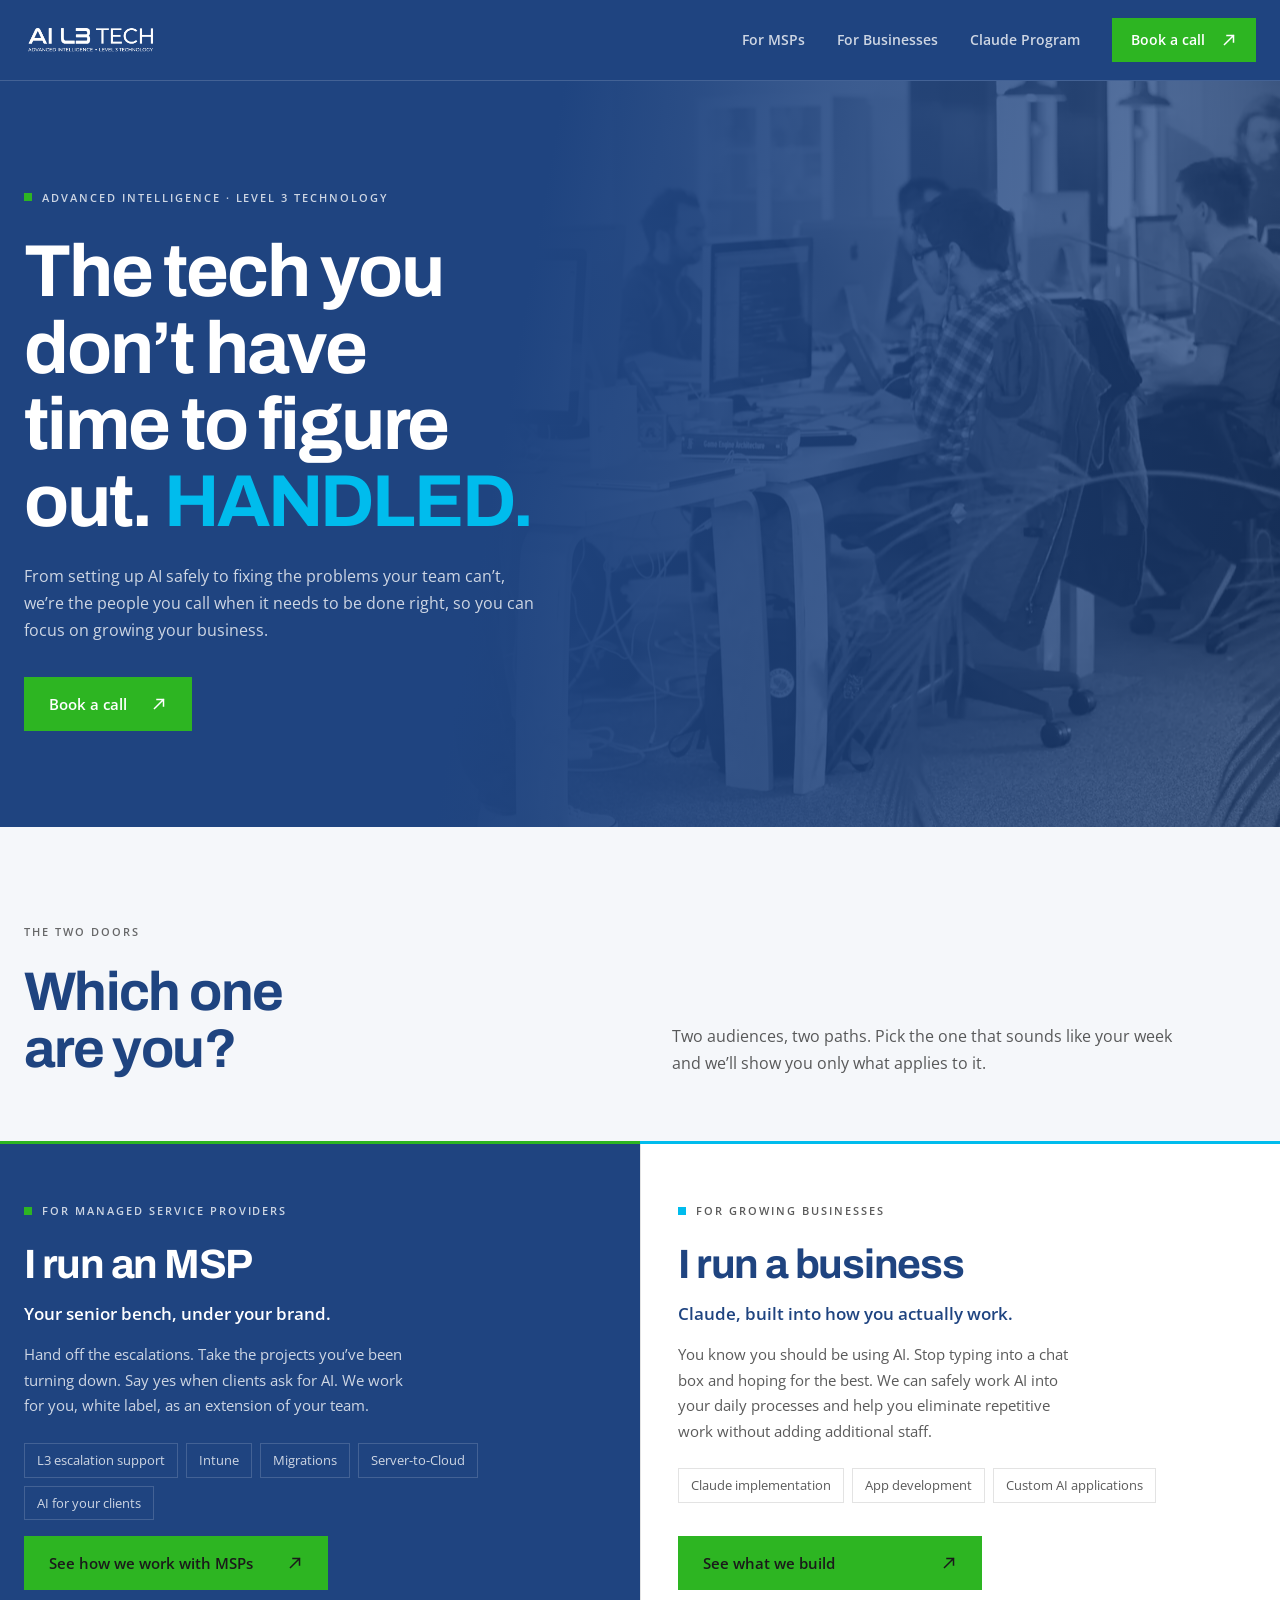
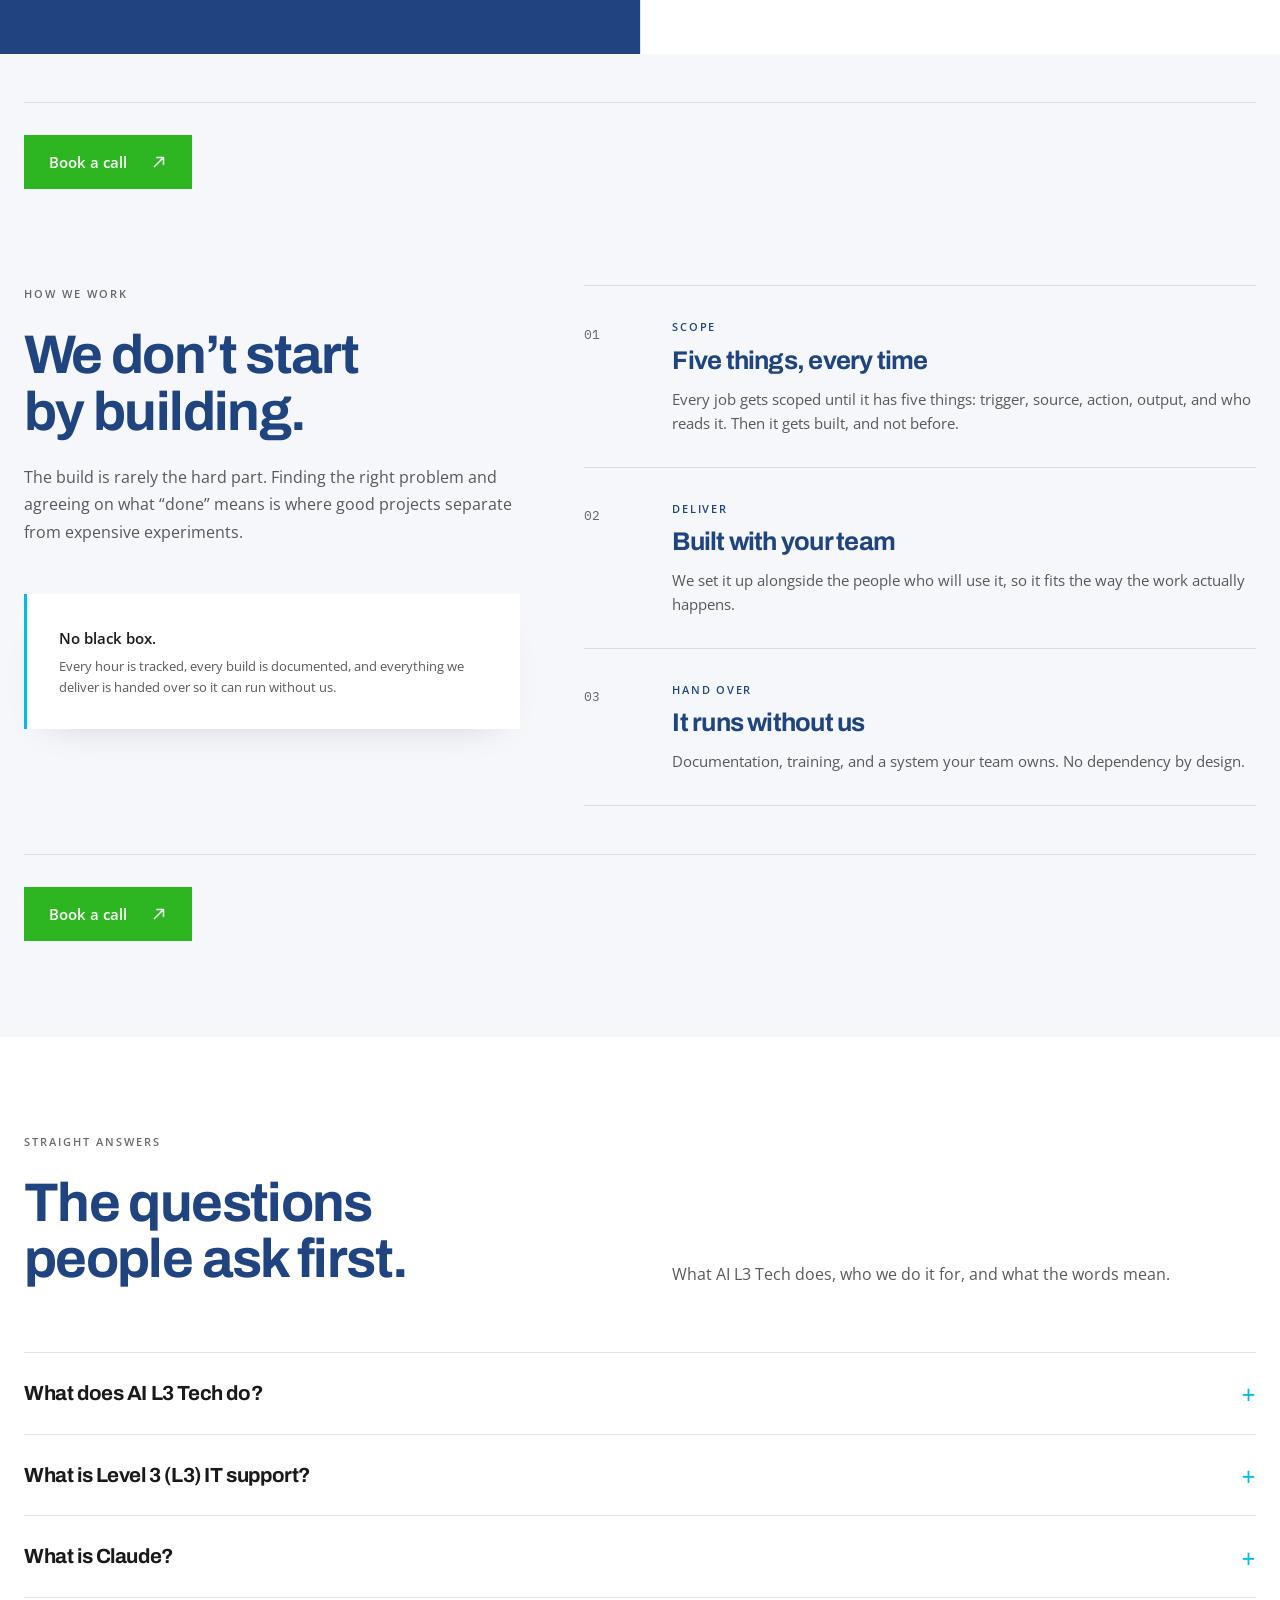
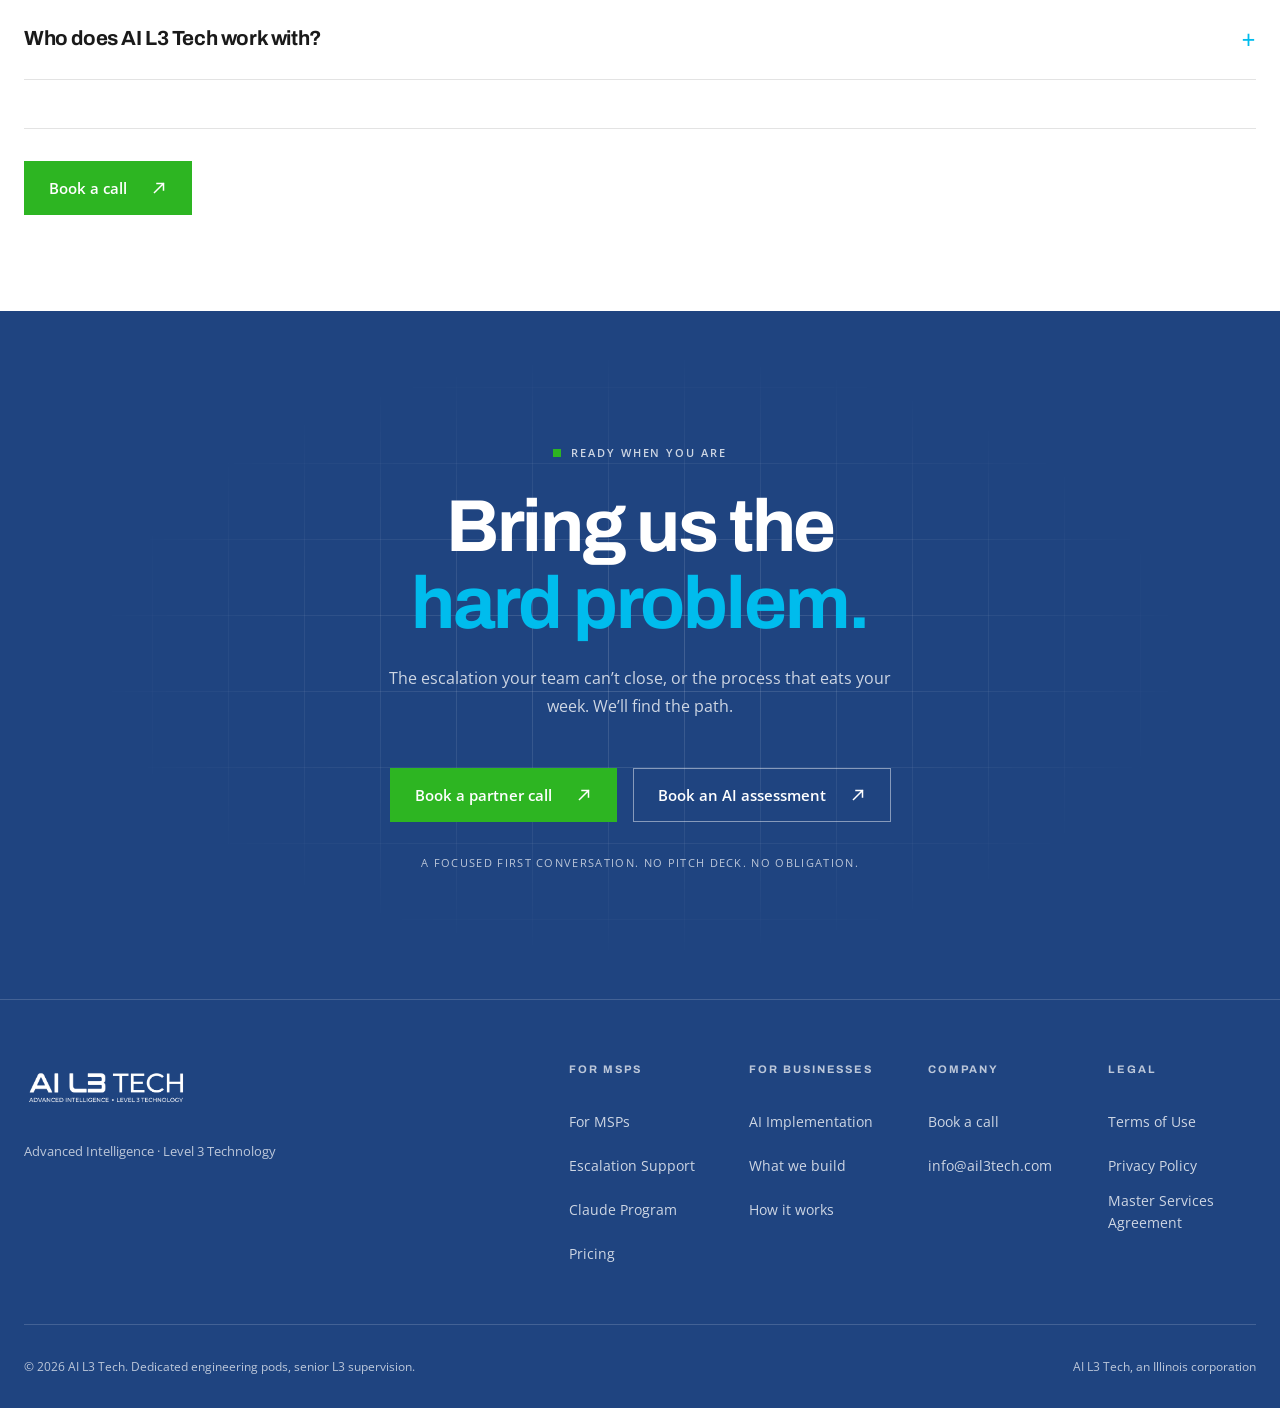
<file: index.html>
<!DOCTYPE html>
<html lang="en-US">
<head>
<meta charset="utf-8">
<meta name="viewport" content="width=device-width, initial-scale=1">
<title>AI L3 Tech: L3 Engineering for MSPs and AI for Business</title>
<meta name="description" content="Senior L3 escalation support for MSPs, white label. Claude AI implementation and app development for growing businesses.">

<link rel="canonical" href="https://ail3tech.com/">
<meta name="robots" content="index, follow, max-snippet:-1, max-image-preview:large, max-video-preview:-1">
<meta name="author" content="AI L3 Tech">

<link rel="preconnect" href="https://fonts.googleapis.com">
<link rel="preconnect" href="https://fonts.gstatic.com" crossorigin>
<link rel="stylesheet" href="https://fonts.googleapis.com/css2?family=Archivo:wght@700;800&family=Open+Sans:wght@400;600&family=IBM+Plex+Mono:wght@400;600&display=swap">

<link rel="icon" href="/favicon.ico" sizes="any">
<link rel="icon" type="image/png" sizes="32x32" href="assets/img/favicon-32.png">
<link rel="icon" type="image/png" sizes="16x16" href="assets/img/favicon-16.png">
<link rel="apple-touch-icon" sizes="180x180" href="assets/img/apple-touch-icon.png">
<link rel="manifest" href="site.webmanifest">
<meta name="theme-color" content="#1F4480">

<meta property="og:type" content="website">
<meta property="og:site_name" content="AI L3 Tech">
<meta property="og:locale" content="en_US">
<meta property="og:url" content="https://ail3tech.com/">
<meta property="og:title" content="AI L3 Tech: L3 Engineering for MSPs and AI for Business">
<meta property="og:description" content="Senior L3 escalation support for MSPs, white label. Claude AI implementation and app development for growing businesses.">
<meta property="og:image" content="https://ail3tech.com/assets/img/og-home.png">
<meta property="og:image:width" content="1200">
<meta property="og:image:height" content="630">
<meta property="og:image:alt" content="AI L3 Tech. The tech you don&#x27;t have time to figure out. Handled.">

<meta name="twitter:card" content="summary_large_image">
<meta name="twitter:title" content="AI L3 Tech: L3 Engineering for MSPs and AI for Business">
<meta name="twitter:description" content="Senior L3 escalation support for MSPs, white label. Claude AI implementation and app development for growing businesses.">
<meta name="twitter:image" content="https://ail3tech.com/assets/img/og-home.png">

<link rel="stylesheet" href="assets/css/ail3.css?v=6875e9c231">
<script type="application/ld+json">
{
  "@context": "https://schema.org",
  "@graph": [
    {
      "@type": [
        "Organization",
        "ProfessionalService"
      ],
      "@id": "https://ail3tech.com/#organization",
      "name": "AI L3 Tech",
      "alternateName": [
        "AIL3 Tech",
        "AIL3"
      ],
      "legalName": "AI L3 Tech Corporation",
      "url": "https://ail3tech.com/",
      "logo": {
        "@type": "ImageObject",
        "url": "https://ail3tech.com/assets/img/og-logo.png",
        "width": 1200,
        "height": 630
      },
      "image": "https://ail3tech.com/assets/img/og-logo.png",
      "email": "info@ail3tech.com",
      "slogan": "The tech you don't have time to figure out. HANDLED.",
      "description": "AI L3 Tech provides senior engineering in two forms: white-label L3 escalation and project delivery for managed service providers, and Claude AI implementation, app development and custom AI applications for growing businesses.",
      "address": {
        "@type": "PostalAddress",
        "addressRegion": "IL",
        "addressCountry": "US"
      },
      "areaServed": {
        "@type": "Country",
        "name": "United States"
      },
      "knowsAbout": [
        "Level 3 IT support",
        "MSP escalation support",
        "White label IT engineering",
        "Microsoft 365 migration",
        "Microsoft Entra ID",
        "Conditional Access",
        "Microsoft Intune",
        "Azure infrastructure",
        "Server to cloud migration",
        "Mailbox migration",
        "Claude implementation",
        "AI app development",
        "Custom AI applications",
        "AI for law practices",
        "AI for accounting practices",
        "AI for real estate agents",
        "AI for contractors",
        "AI for engineering companies",
        "AI for landscaping companies"
      ],
      "contactPoint": [
        {
          "@type": "ContactPoint",
          "contactType": "sales",
          "email": "info@ail3tech.com",
          "url": "https://ail3tech.com/book",
          "areaServed": "US",
          "availableLanguage": "English"
        }
      ]
    },
    {
      "@type": "WebSite",
      "@id": "https://ail3tech.com/#website",
      "url": "https://ail3tech.com/",
      "name": "AI L3 Tech",
      "inLanguage": "en-US",
      "publisher": {
        "@id": "https://ail3tech.com/#organization"
      }
    },
    {
      "@type": "WebPage",
      "@id": "https://ail3tech.com/#webpage",
      "url": "https://ail3tech.com/",
      "name": "AI L3 Tech: L3 Engineering for MSPs and AI for Business",
      "description": "Senior L3 escalation support for MSPs, white label. Claude AI implementation and app development for growing businesses.",
      "inLanguage": "en-US",
      "isPartOf": {
        "@id": "https://ail3tech.com/#website"
      },
      "about": {
        "@id": "https://ail3tech.com/#organization"
      },
      "primaryImageOfPage": {
        "@type": "ImageObject",
        "url": "https://ail3tech.com/assets/img/og-home.png"
      }
    },
    {
      "@type": "FAQPage",
      "@id": "https://ail3tech.com/#faq",
      "mainEntity": [
        {
          "@type": "Question",
          "name": "What does AI L3 Tech do?",
          "acceptedAnswer": {
            "@type": "Answer",
            "text": "AI L3 Tech provides senior engineering in two forms. MSPs use us as a white-label L3 escalation and project team. Growing businesses use us to build Claude AI into their daily work through implementation, app development, and custom applications."
          }
        },
        {
          "@type": "Question",
          "name": "What is Level 3 (L3) IT support?",
          "acceptedAnswer": {
            "@type": "Answer",
            "text": "Level 3 support is the most senior tier of technical support. It handles the problems L1 and L2 technicians can’t resolve, such as complex Microsoft 365, Intune, Azure, and migration issues. AI L3 Tech provides that tier to MSPs as an extension of their team."
          }
        },
        {
          "@type": "Question",
          "name": "What is Claude?",
          "acceptedAnswer": {
            "@type": "Answer",
            "text": "Claude is an AI model made by Anthropic. It can draft, summarize, analyze documents, and run multi-step tasks. AI L3 Tech sets Claude up inside a business, connected to its tools and built around its recurring work."
          }
        },
        {
          "@type": "Question",
          "name": "Who does AI L3 Tech work with?",
          "acceptedAnswer": {
            "@type": "Answer",
            "text": "Two groups: managed service providers who need senior engineering capacity, and small and mid-sized businesses that want AI working in their operations. Industries we build for include legal, accounting, real estate, contractors, engineering, and landscaping."
          }
        }
      ]
    }
  ]
}
</script>
</head>
<body>

<a class="skip-link" href="#main">Skip to content</a>

<!-- ============================= NAV ============================= -->
<nav class="nav" aria-label="Main">
  <div class="wrap">
    <a class="nav-logo" href="index.html" aria-label="AI L3 Tech home">
      <img src="assets/img/ail3-logo-white.png" alt="AI L3 Tech" width="512" height="131">
    </a>

    <button class="nav-toggle" type="button" aria-expanded="false" aria-controls="nav-links" aria-label="Menu">
      <span></span>
    </button>

    <div class="nav-links" id="nav-links">
      <a href="msp.html">For MSPs</a>
      <a href="ai.html">For Businesses</a>
      <a href="claude-launch-program.html">Claude Program</a>
      <a class="btn btn--lime btn--sm" href="book.html">
        Book a call <span class="arw" aria-hidden="true"><svg viewBox="0 0 16 16" aria-hidden="true" focusable="false"><path d="M3.5 12.5 12.5 3.5M6 3.5h6.5v6.5"/></svg></span>
      </a>
    </div>
  </div>
</nav>

<main id="main">

<!-- ============================= HERO ============================= -->
<header class="hero hero--photo band-dark">
  <div class="wrap">
    <div class="hero-solo">
      <span class="eyebrow">Advanced Intelligence &middot; Level 3 Technology</span>

      <h1 class="display-1">The tech you don&rsquo;t have time to figure out. <span class="accent">HANDLED.</span></h1>

      <p class="lead">From setting up AI safely to fixing the problems your team can&rsquo;t, we&rsquo;re the people you call when it needs to be done right, so you can focus on growing your business.</p>

      <div class="btn-row">
        <a class="btn btn--lime" href="book.html">Book a call <span class="arw" aria-hidden="true"><svg viewBox="0 0 16 16" aria-hidden="true" focusable="false"><path d="M3.5 12.5 12.5 3.5M6 3.5h6.5v6.5"/></svg></span></a>
      </div>
    </div>
  </div>
</header>

<!-- ============================= THE TWO DOORS ============================= -->
<section class="section section--doors band-light" id="doors">
  <div class="wrap">
    <div class="sec-head reveal">
      <div>
        <p class="section-tag">The two doors</p>
        <h2 class="display-2">Which one<br>are you?</h2>
      </div>
      <p class="lead">Two audiences, two paths. Pick the one that sounds like your week and we&rsquo;ll show you only what applies to it.</p>
    </div>
  </div>

  <div class="doors-split">

    <article class="door-panel door-panel--msp">
      <div class="door-inner">
        <p class="door-eyebrow">For managed service providers</p>
        <h3>I run an MSP</h3>
        <p class="door-promise">Your senior bench, under your brand.</p>
        <p class="lead">Hand off the escalations. Take the projects you&rsquo;ve been turning down. Say yes when clients ask for AI. We work for you, white label, as an extension of your team.</p>

        <ul class="door-tags">
          <li>L3 escalation support</li>
          <li>Intune</li>
          <li>Migrations</li>
          <li>Server-to-Cloud</li>
          <li>AI for your clients</li>
        </ul>

        <a class="btn btn--door" href="msp.html">
          See how we work with MSPs <span class="arw" aria-hidden="true"><svg viewBox="0 0 16 16" aria-hidden="true" focusable="false"><path d="M3.5 12.5 12.5 3.5M6 3.5h6.5v6.5"/></svg></span>
        </a>
    
      </div>
    </article>

    <article class="door-panel door-panel--biz">
      <div class="door-inner">
        <p class="door-eyebrow">For growing businesses</p>
        <h3>I run a business</h3>
        <p class="door-promise">Claude, built into how you actually work.</p>
        <p class="lead">You know you should be using AI. Stop typing into a chat box and hoping for the best. We can safely work AI into your daily processes and help you eliminate repetitive work without adding additional staff.</p>

        <ul class="door-tags">
          <li>Claude implementation</li>
          <li>App development</li>
          <li>Custom AI applications</li>
        </ul>

        <a class="btn btn--door" href="ai.html">
          See what we build <span class="arw" aria-hidden="true"><svg viewBox="0 0 16 16" aria-hidden="true" focusable="false"><path d="M3.5 12.5 12.5 3.5M6 3.5h6.5v6.5"/></svg></span>
        </a>
    
      </div>
    </article>
  </div>

  <div class="wrap">
    <div class="section-cta reveal">
      <a class="btn btn--lime" href="book.html">Book a call <span class="arw" aria-hidden="true"><svg viewBox="0 0 16 16" aria-hidden="true" focusable="false"><path d="M3.5 12.5 12.5 3.5M6 3.5h6.5v6.5"/></svg></span></a>
    </div>
  </div>
</section>

<!-- ============================= HOW WE WORK ============================= -->
<section class="section band-light" id="how">
  <div class="wrap">
    <div class="method-grid">
      <div class="reveal">
        <p class="section-tag">How we work</p>
        <h2 class="display-2">We don&rsquo;t start<br>by building.</h2>
        <p class="lead mt-5">The build is rarely the hard part. Finding the right problem and agreeing on what &ldquo;done&rdquo; means is where good projects separate from expensive experiments.</p>

        <div class="note-card">
          <strong>No black box.</strong>
          <p>Every hour is tracked, every build is documented, and everything we deliver is handed over so it can run without us.</p>
        </div>
      </div>

      <div class="method-list reveal">
        <article class="method">
          <div class="n">01</div>
          <div>
            <p class="kicker">Scope</p>
            <h3>Five things, every time</h3>
            <p>Every job gets scoped until it has five things: trigger, source, action, output, and who reads it. Then it gets built, and not before.</p>
          </div>
        </article>
        <article class="method">
          <div class="n">02</div>
          <div>
            <p class="kicker">Deliver</p>
            <h3>Built with your team</h3>
            <p>We set it up alongside the people who will use it, so it fits the way the work actually happens.</p>
          </div>
        </article>
        <article class="method">
          <div class="n">03</div>
          <div>
            <p class="kicker">Hand over</p>
            <h3>It runs without us</h3>
            <p>Documentation, training, and a system your team owns. No dependency by design.</p>
          </div>
        </article>
      </div>
    </div>
  
    <div class="section-cta reveal">
      <a class="btn btn--lime" href="book.html">Book a call <span class="arw" aria-hidden="true"><svg viewBox="0 0 16 16" aria-hidden="true" focusable="false"><path d="M3.5 12.5 12.5 3.5M6 3.5h6.5v6.5"/></svg></span></a>
    </div>
  </div>
</section>

<!-- ============================= FAQ ============================= -->
<section class="section band-white" id="faq">
  <div class="wrap">
    <div class="sec-head reveal">
      <div>
        <p class="section-tag">Straight answers</p>
        <h2 class="display-2">The questions<br>people ask first.</h2>
      </div>
      <p class="lead">What AI L3 Tech does, who we do it for, and what the words mean.</p>
    </div>

    <div class="faq reveal">
      <details>
        <summary>What does AI L3 Tech do?</summary>
        <p class="answer">AI L3 Tech provides senior engineering in two forms. MSPs use us as a white-label L3 escalation and project team. Growing businesses use us to build Claude AI into their daily work through implementation, app development, and custom applications.</p>
      </details>
      <details>
        <summary>What is Level 3 (L3) IT support?</summary>
        <p class="answer">Level 3 support is the most senior tier of technical support. It handles the problems L1 and L2 technicians can&rsquo;t resolve, such as complex Microsoft 365, Intune, Azure, and migration issues. AI L3 Tech provides that tier to MSPs as an extension of their team.</p>
      </details>
      <details>
        <summary>What is Claude?</summary>
        <p class="answer">Claude is an AI model made by Anthropic. It can draft, summarize, analyze documents, and run multi-step tasks. AI L3 Tech sets Claude up inside a business, connected to its tools and built around its recurring work.</p>
      </details>
      <details>
        <summary>Who does AI L3 Tech work with?</summary>
        <p class="answer">Two groups: managed service providers who need senior engineering capacity, and small and mid-sized businesses that want AI working in their operations. Industries we build for include legal, accounting, real estate, contractors, engineering, and landscaping.</p>
      </details>
    </div>
  
    <div class="section-cta reveal">
      <a class="btn btn--lime" href="book.html">Book a call <span class="arw" aria-hidden="true"><svg viewBox="0 0 16 16" aria-hidden="true" focusable="false"><path d="M3.5 12.5 12.5 3.5M6 3.5h6.5v6.5"/></svg></span></a>
    </div>
  </div>
</section>

<!-- ============================= FINAL CTA ============================= -->
<section class="cta-final band-dark" id="ready">
  <div class="wrap">
    <span class="eyebrow">Ready when you are</span>
    <h2 class="display-1">Bring us the<br><span class="accent">hard problem.</span></h2>
    <p class="lead">The escalation your team can&rsquo;t close, or the process that eats your week. We&rsquo;ll find the path.</p>

    <div class="btn-row btn-row--center">
      <a class="btn btn--lime" href="book.html">
        Book a partner call <span class="arw" aria-hidden="true"><svg viewBox="0 0 16 16" aria-hidden="true" focusable="false"><path d="M3.5 12.5 12.5 3.5M6 3.5h6.5v6.5"/></svg></span>
      </a>
      <a class="btn btn--outline" href="book.html">
        Book an AI assessment <span class="arw" aria-hidden="true"><svg viewBox="0 0 16 16" aria-hidden="true" focusable="false"><path d="M3.5 12.5 12.5 3.5M6 3.5h6.5v6.5"/></svg></span>
      </a>
    </div>

    <p class="cta-note">A focused first conversation. No pitch deck. No obligation.</p>
  </div>
</section>

</main>

<!-- ============================= FOOTER ============================= -->
<footer class="footer">
  <div class="wrap">
    <div class="footer-top">
      <div>
        <a class="footer-logo" href="index.html" aria-label="AI L3 Tech home">
          <img src="assets/img/ail3-logo-white.png" alt="AI L3 Tech" width="512" height="131">
        </a>
        <p class="footer-tag">Advanced Intelligence &middot; Level 3 Technology</p>
      </div>

      <div class="footer-cols">
        <div>
          <h2>For MSPs</h2>
          <ul>
            <li><a href="msp.html">For MSPs</a></li>
            <li><a href="escalation-support.html">Escalation Support</a></li>
            <li><a href="claude-launch-program.html">Claude Program</a></li>
            <li><a href="msp.html#pricing">Pricing</a></li>
          </ul>
        </div>
        <div>
          <h2>For Businesses</h2>
          <ul>
            <li><a href="ai.html">AI Implementation</a></li>
            <li><a href="ai.html#build">What we build</a></li>
            <li><a href="ai.html#how">How it works</a></li>
          </ul>
        </div>
        <div>
          <h2>Company</h2>
          <ul>
            <li><a href="book.html">Book a call</a></li>
            <li><a href="mailto:info@ail3tech.com">info@ail3tech.com</a></li>
          </ul>
        </div>
        <div>
          <h2>Legal</h2>
          <ul>
            <li><a href="terms-of-use.html">Terms of Use</a></li>
            <li><a href="privacy-policy.html">Privacy Policy</a></li>
            <li><a href="master-services-agreement.html">Master Services Agreement</a></li>
          </ul>
        </div>
      </div>
    </div>

    <div class="footer-bottom">
      <p>&copy; 2026 AI L3 Tech. Dedicated engineering pods, senior L3 supervision.</p>
      <p>AI L3 Tech, an Illinois corporation</p>
    </div>
  </div>
</footer>

<script src="assets/js/ail3.js?v=be330f6ce3"></script>
</body>
</html>
</file>
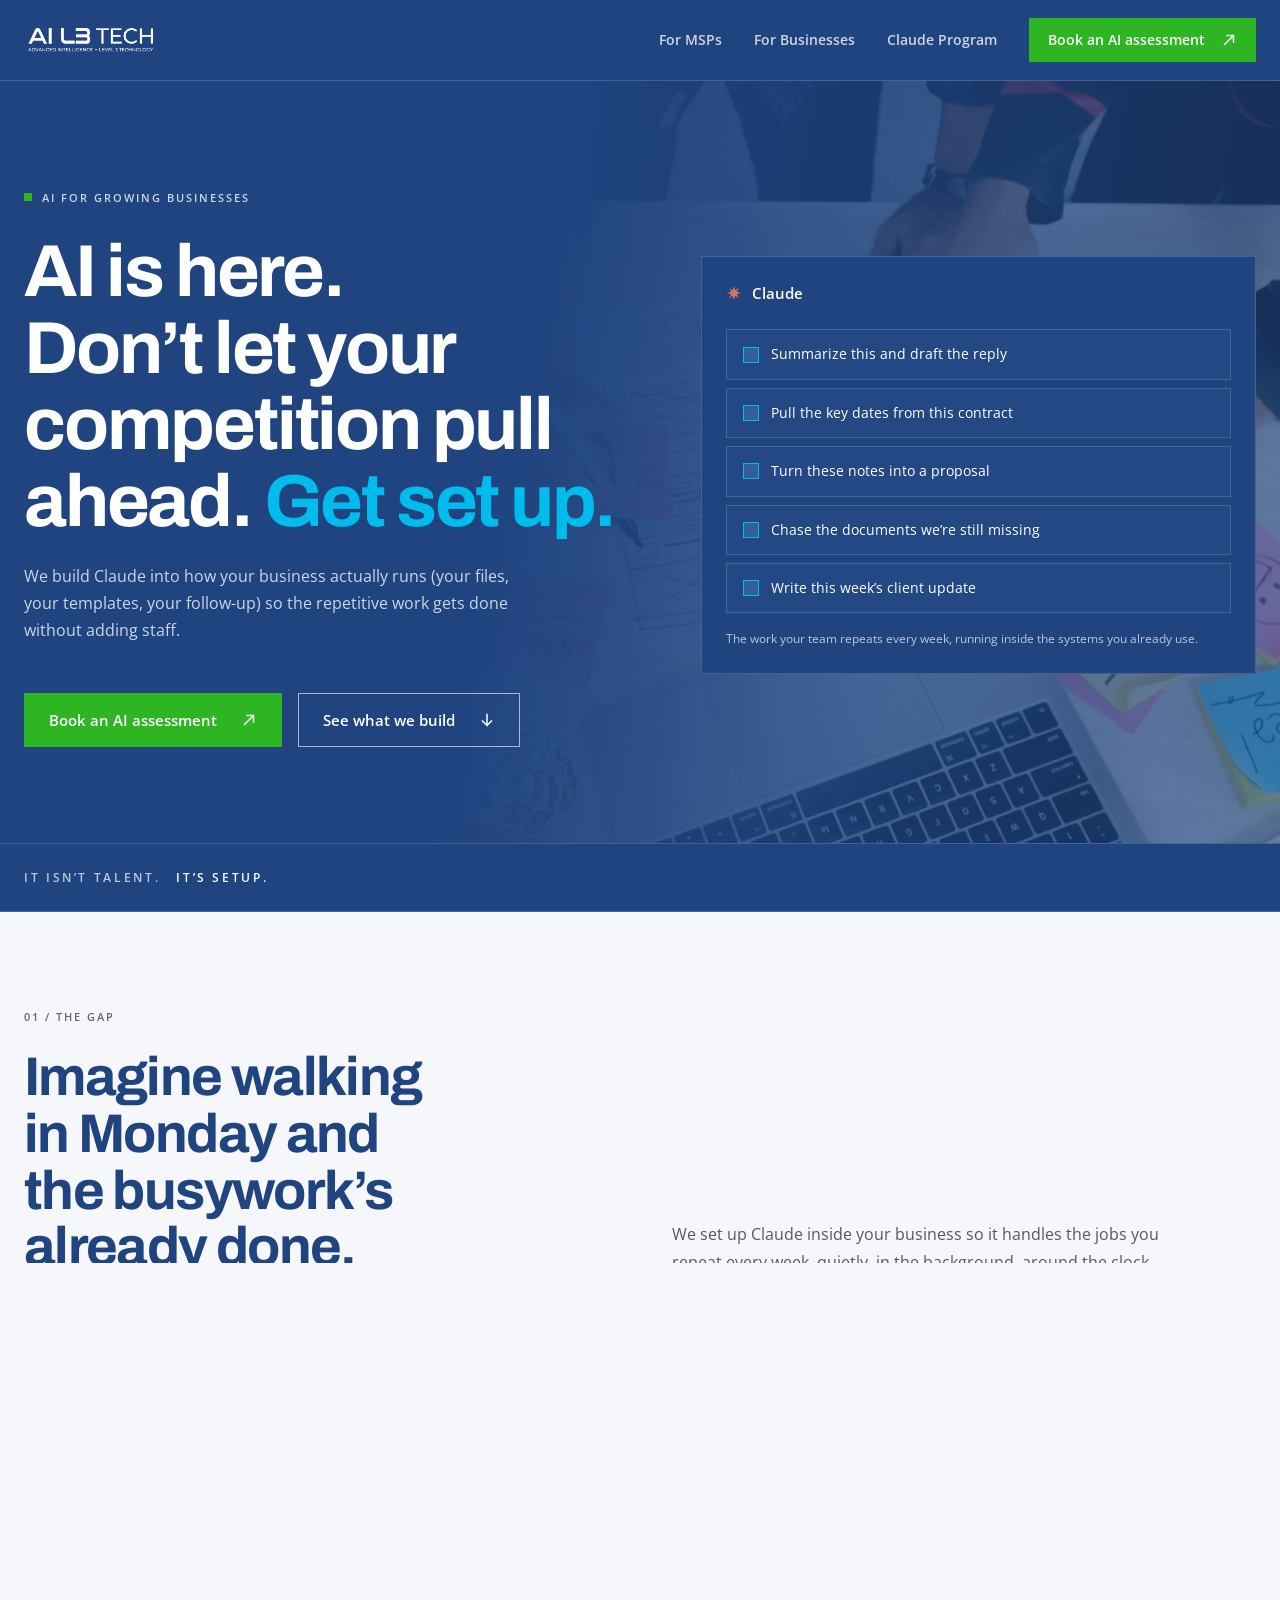
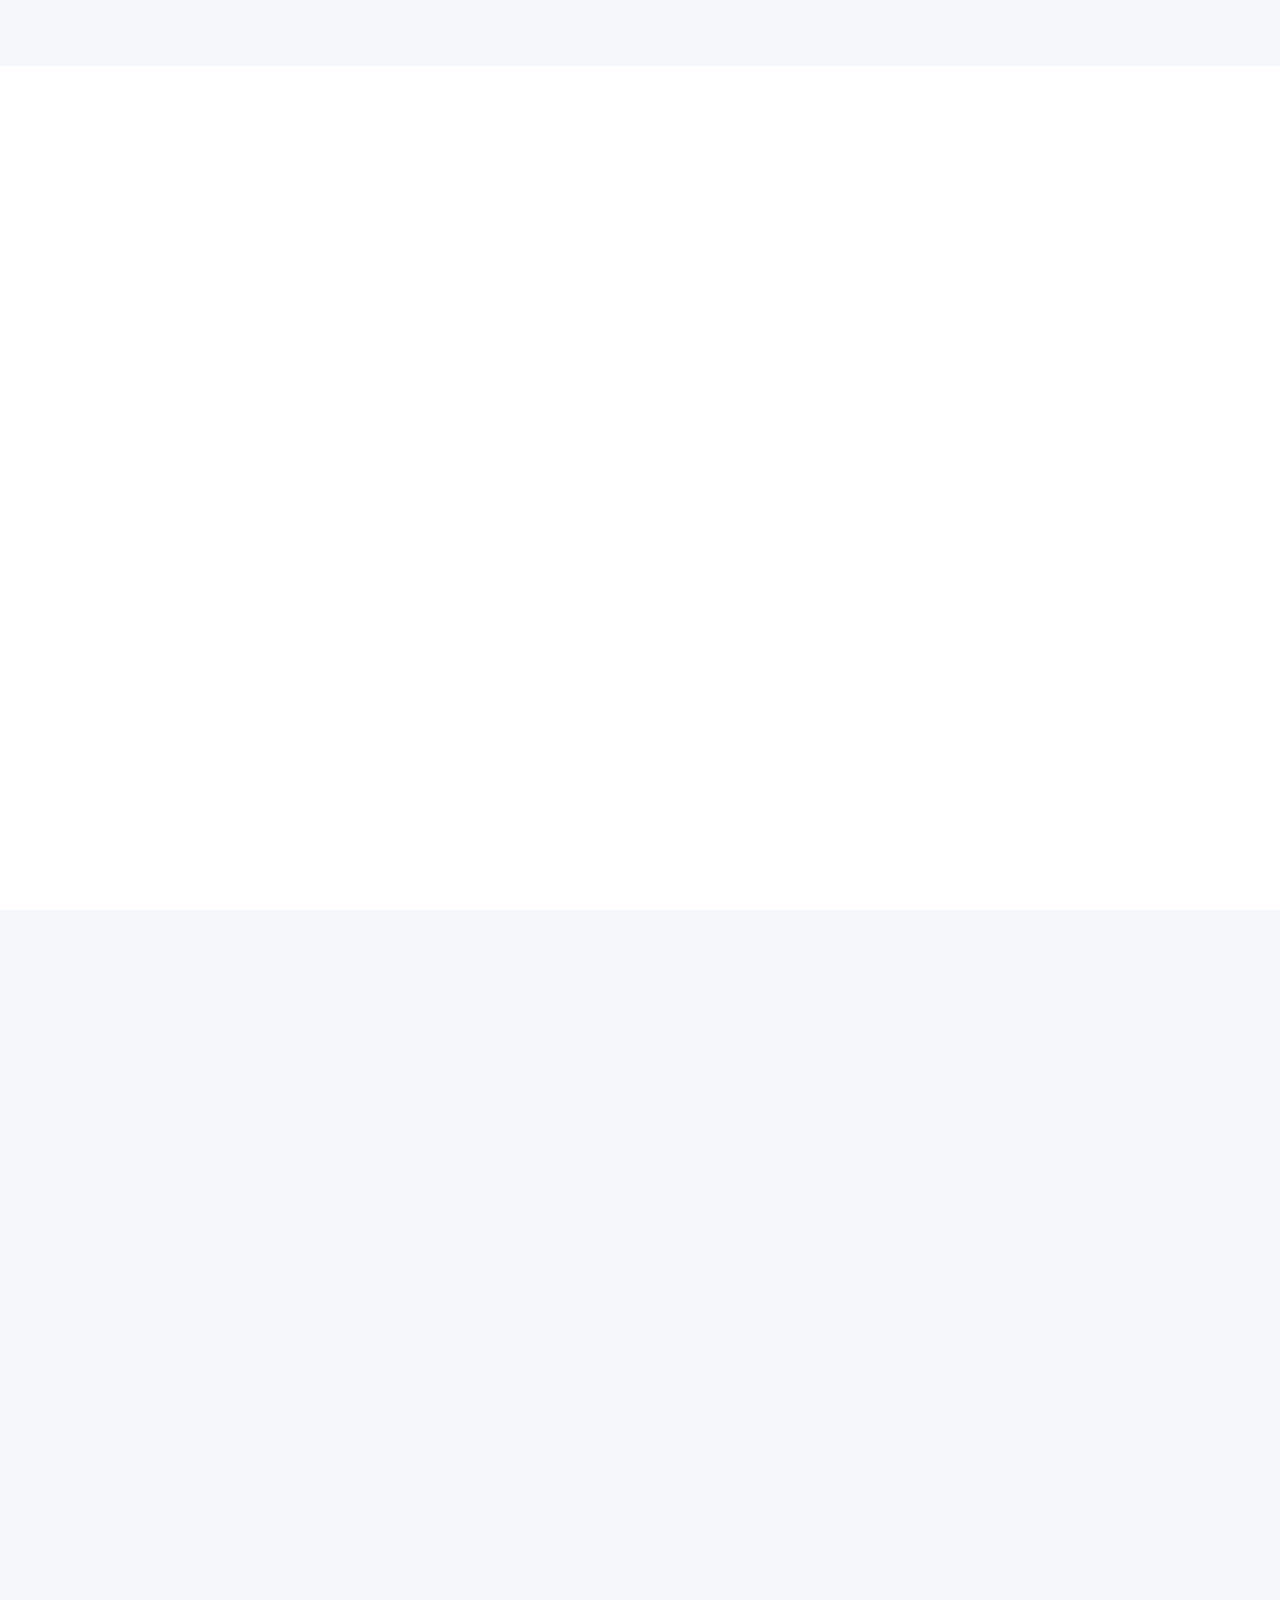
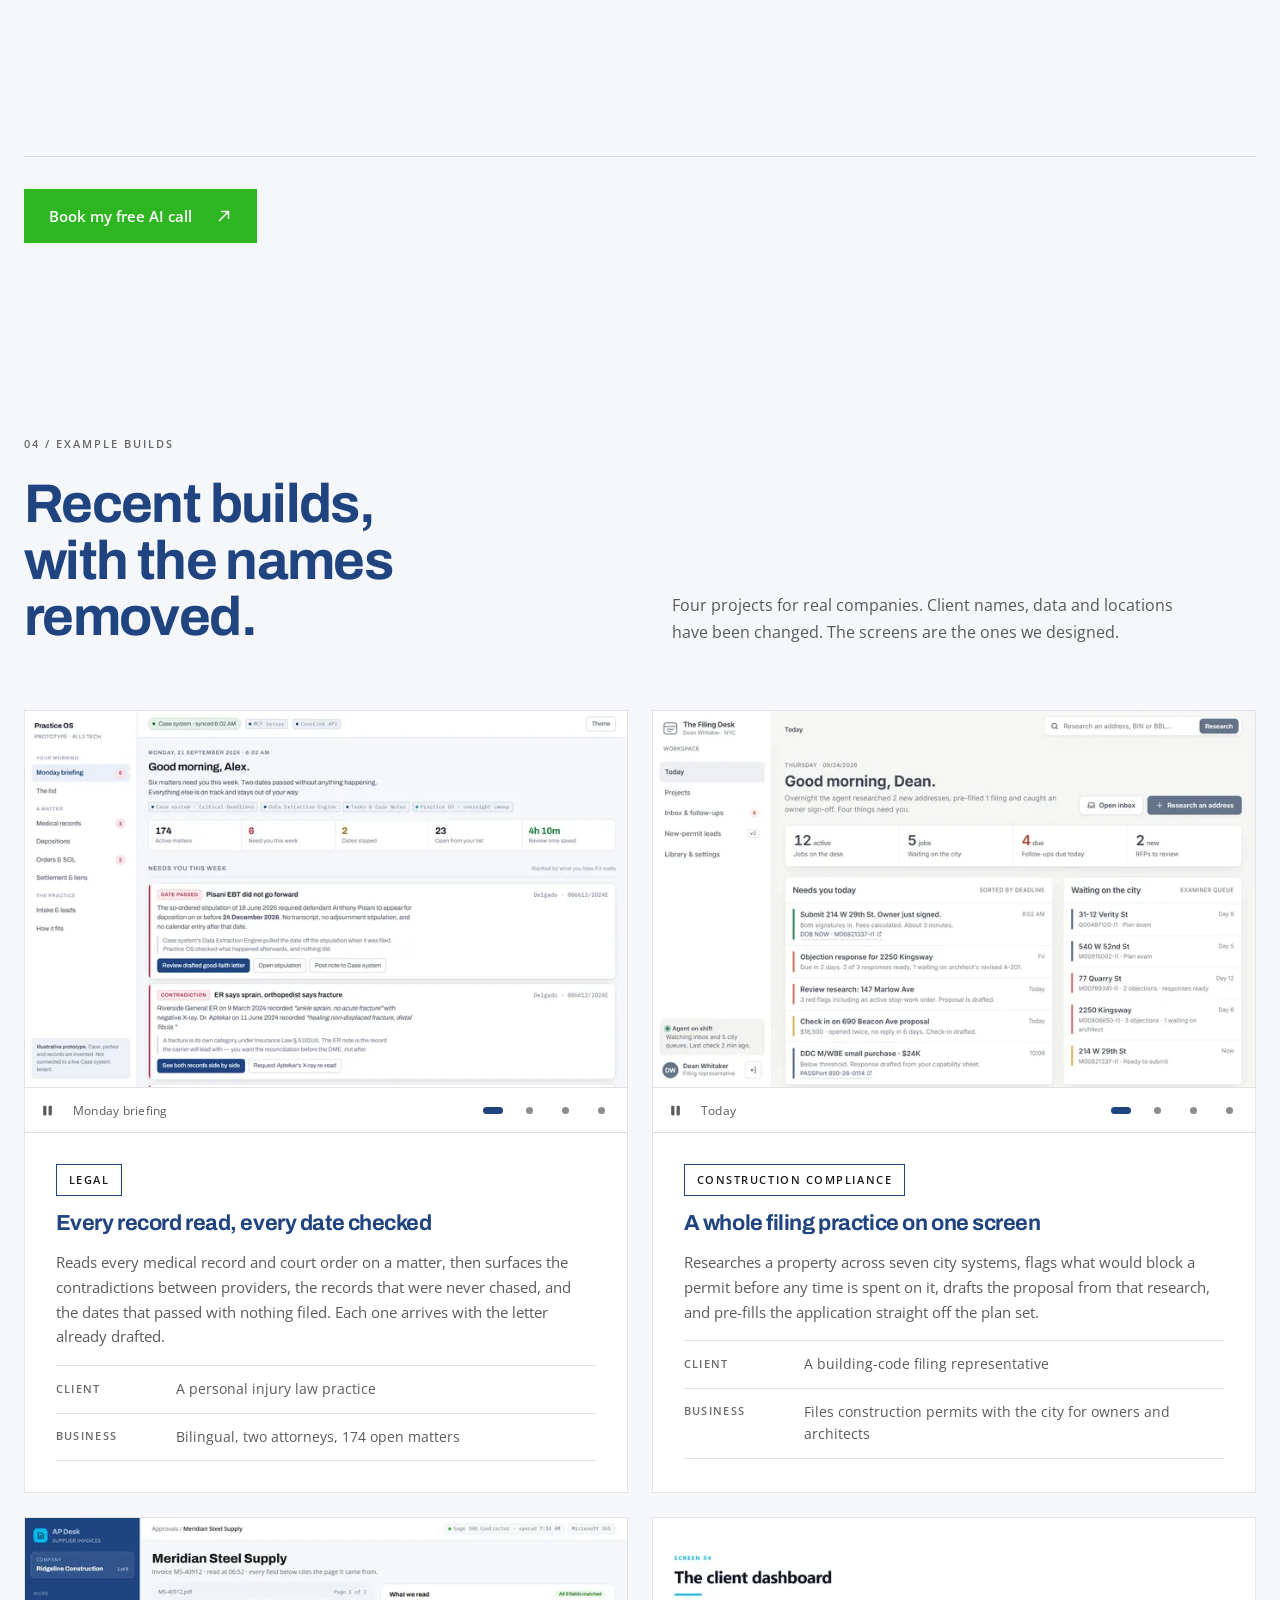
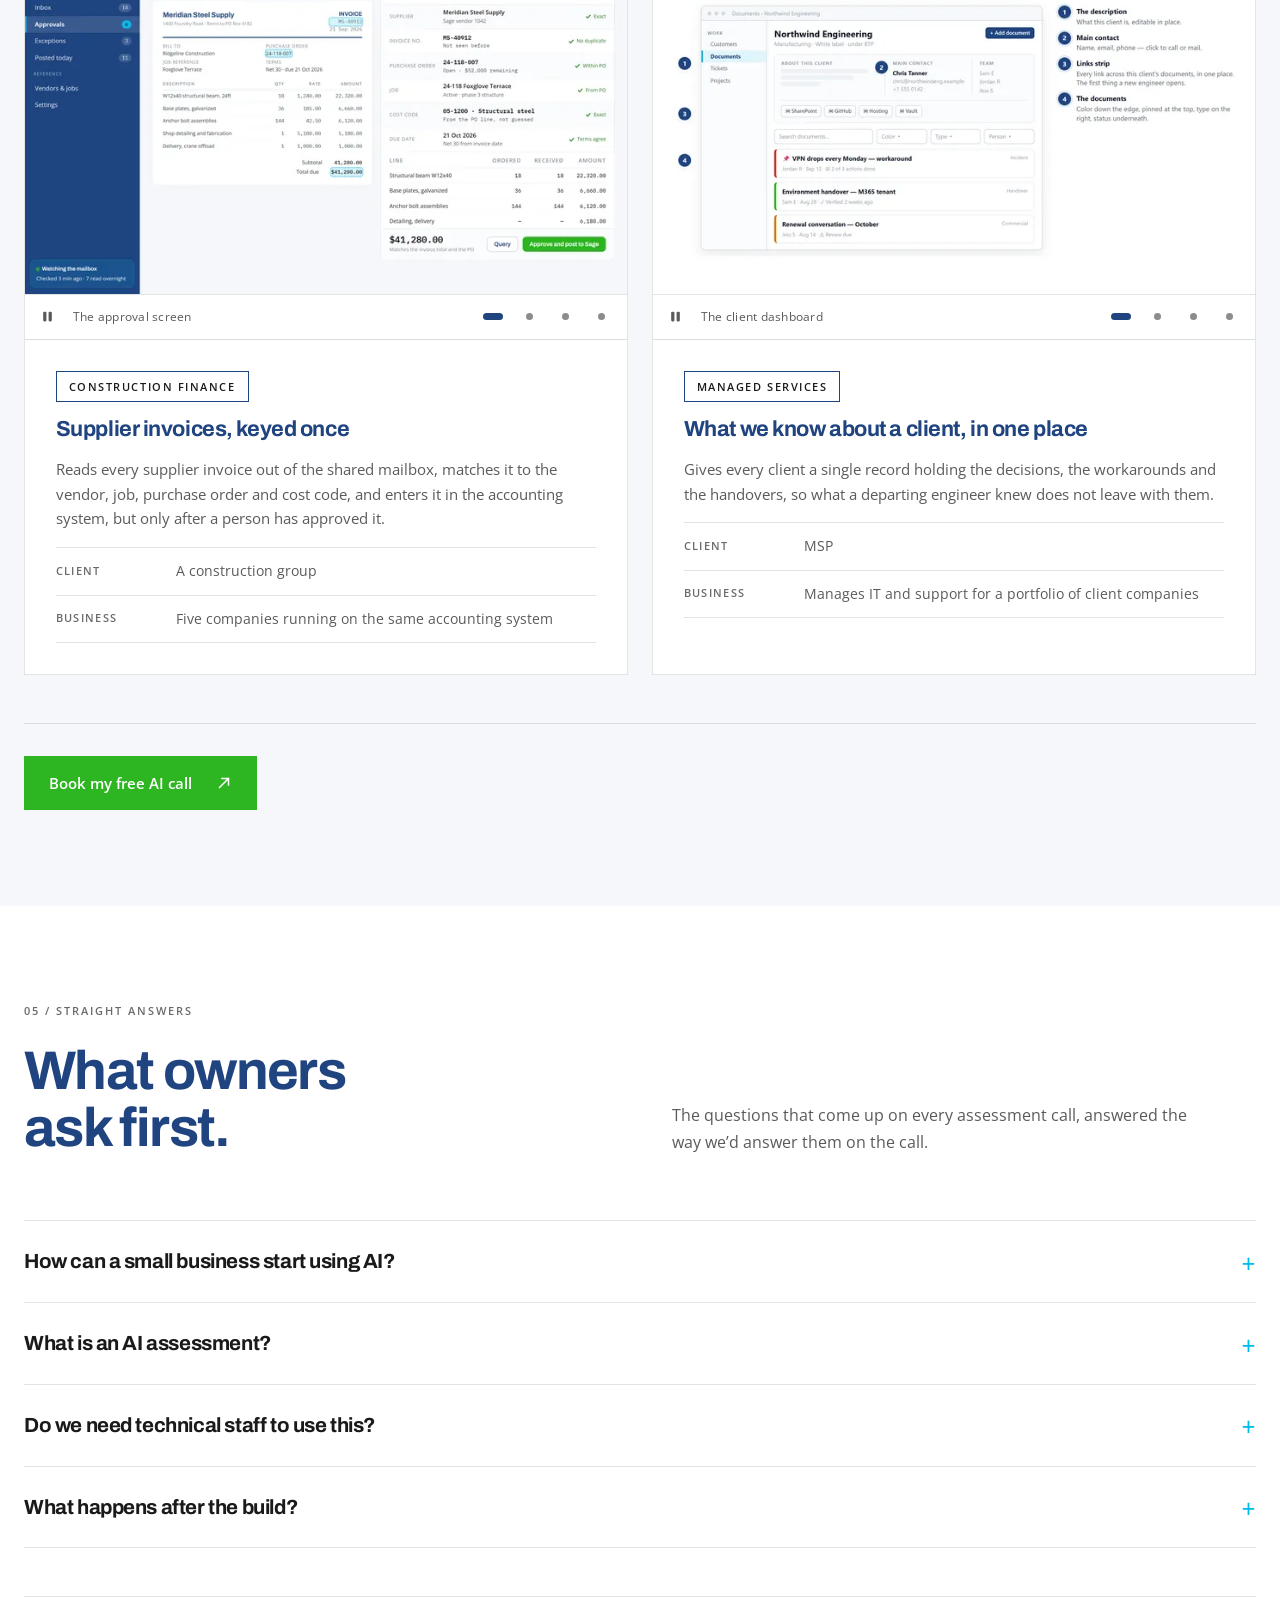
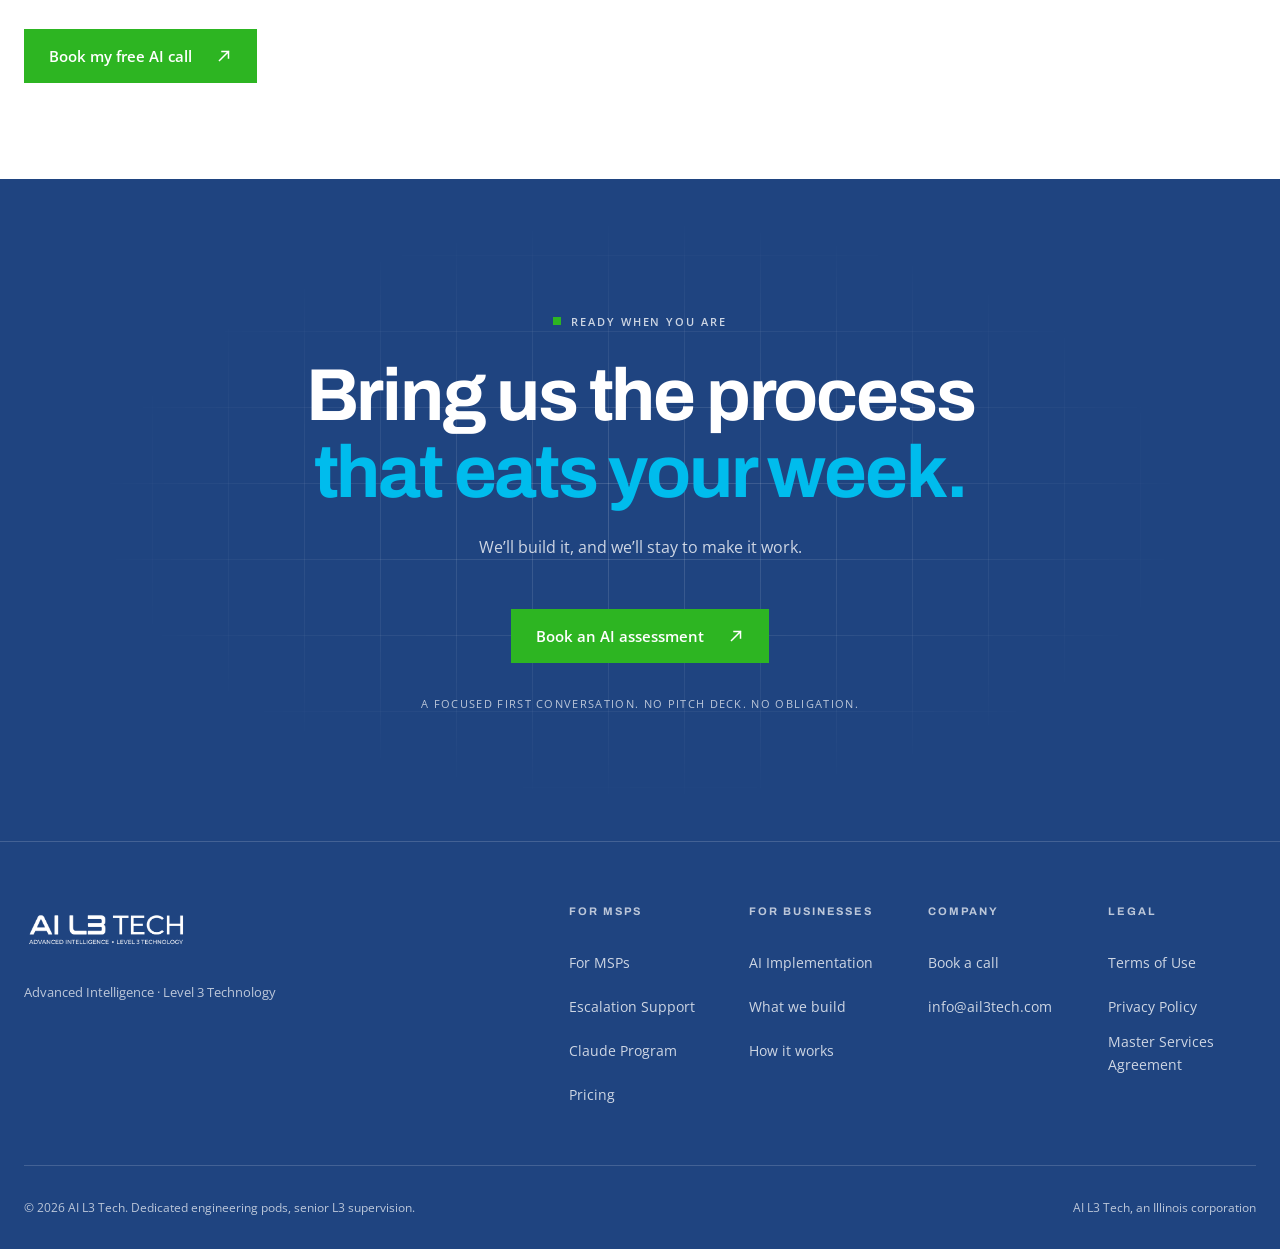
<file: ai.html>
<!DOCTYPE html>
<html lang="en-US">
<head>
<meta charset="utf-8">
<meta name="viewport" content="width=device-width, initial-scale=1">
<title>AI Implementation for Small Businesses, AI L3 Tech</title>
<meta name="description" content="We build Claude AI into how your business runs: your files, templates, and follow-up. Implementation, app development, and custom AI apps.">

<link rel="canonical" href="https://ail3tech.com/ai">
<meta name="robots" content="index, follow, max-snippet:-1, max-image-preview:large, max-video-preview:-1">
<meta name="author" content="AI L3 Tech">

<link rel="preconnect" href="https://fonts.googleapis.com">
<link rel="preconnect" href="https://fonts.gstatic.com" crossorigin>
<link rel="stylesheet" href="https://fonts.googleapis.com/css2?family=Archivo:wght@700;800&family=Open+Sans:wght@400;600&family=IBM+Plex+Mono:wght@400;600&display=swap">

<link rel="icon" href="/favicon.ico" sizes="any">
<link rel="icon" type="image/png" sizes="32x32" href="assets/img/favicon-32.png">
<link rel="icon" type="image/png" sizes="16x16" href="assets/img/favicon-16.png">
<link rel="apple-touch-icon" sizes="180x180" href="assets/img/apple-touch-icon.png">
<link rel="manifest" href="site.webmanifest">
<meta name="theme-color" content="#1F4480">

<meta property="og:type" content="website">
<meta property="og:site_name" content="AI L3 Tech">
<meta property="og:locale" content="en_US">
<meta property="og:url" content="https://ail3tech.com/ai">
<meta property="og:title" content="AI Implementation for Small Businesses, AI L3 Tech">
<meta property="og:description" content="We build Claude AI into how your business runs: your files, templates, and follow-up. Implementation, app development, and custom AI apps.">
<meta property="og:image" content="https://ail3tech.com/assets/img/og-claude.png">
<meta property="og:image:width" content="1200">
<meta property="og:image:height" content="630">
<meta property="og:image:alt" content="AI L3 Tech. AI is here. Don&#x27;t get left behind.">

<meta name="twitter:card" content="summary_large_image">
<meta name="twitter:title" content="AI Implementation for Small Businesses, AI L3 Tech">
<meta name="twitter:description" content="We build Claude AI into how your business runs: your files, templates, and follow-up. Implementation, app development, and custom AI apps.">
<meta name="twitter:image" content="https://ail3tech.com/assets/img/og-claude.png">

<link rel="stylesheet" href="assets/css/ail3.css?v=6875e9c231">
<script type="application/ld+json">
{
  "@context": "https://schema.org",
  "@graph": [
    {
      "@type": [
        "Organization",
        "ProfessionalService"
      ],
      "@id": "https://ail3tech.com/#organization",
      "name": "AI L3 Tech",
      "alternateName": [
        "AIL3 Tech",
        "AIL3"
      ],
      "legalName": "AI L3 Tech Corporation",
      "url": "https://ail3tech.com/",
      "logo": {
        "@type": "ImageObject",
        "url": "https://ail3tech.com/assets/img/og-logo.png",
        "width": 1200,
        "height": 630
      },
      "image": "https://ail3tech.com/assets/img/og-logo.png",
      "email": "info@ail3tech.com",
      "slogan": "The tech you don't have time to figure out. HANDLED.",
      "description": "AI L3 Tech provides senior engineering in two forms: white-label L3 escalation and project delivery for managed service providers, and Claude AI implementation, app development and custom AI applications for growing businesses.",
      "address": {
        "@type": "PostalAddress",
        "addressRegion": "IL",
        "addressCountry": "US"
      },
      "areaServed": {
        "@type": "Country",
        "name": "United States"
      },
      "knowsAbout": [
        "Level 3 IT support",
        "MSP escalation support",
        "White label IT engineering",
        "Microsoft 365 migration",
        "Microsoft Entra ID",
        "Conditional Access",
        "Microsoft Intune",
        "Azure infrastructure",
        "Server to cloud migration",
        "Mailbox migration",
        "Claude implementation",
        "AI app development",
        "Custom AI applications",
        "AI for law practices",
        "AI for accounting practices",
        "AI for real estate agents",
        "AI for contractors",
        "AI for engineering companies",
        "AI for landscaping companies"
      ],
      "contactPoint": [
        {
          "@type": "ContactPoint",
          "contactType": "sales",
          "email": "info@ail3tech.com",
          "url": "https://ail3tech.com/book",
          "areaServed": "US",
          "availableLanguage": "English"
        }
      ]
    },
    {
      "@type": "WebPage",
      "@id": "https://ail3tech.com/ai#webpage",
      "url": "https://ail3tech.com/ai",
      "name": "AI Implementation for Small Businesses, AI L3 Tech",
      "description": "We build Claude AI into how your business runs: your files, templates, and follow-up. Implementation, app development, and custom AI apps.",
      "inLanguage": "en-US",
      "isPartOf": {
        "@id": "https://ail3tech.com/#website"
      },
      "about": {
        "@id": "https://ail3tech.com/#organization"
      },
      "primaryImageOfPage": {
        "@type": "ImageObject",
        "url": "https://ail3tech.com/assets/img/og-claude.png"
      }
    },
    {
      "@type": "BreadcrumbList",
      "@id": "https://ail3tech.com/ai#breadcrumb",
      "itemListElement": [
        {
          "@type": "ListItem",
          "position": 1,
          "name": "Home",
          "item": "https://ail3tech.com/"
        },
        {
          "@type": "ListItem",
          "position": 2,
          "name": "For Businesses",
          "item": "https://ail3tech.com/ai"
        }
      ]
    },
    {
      "@type": "Service",
      "@id": "https://ail3tech.com/ai#service",
      "serviceType": "Claude AI implementation, app development and custom AI applications for small and mid-sized businesses",
      "provider": {
        "@id": "https://ail3tech.com/#organization"
      },
      "areaServed": {
        "@type": "Country",
        "name": "United States"
      },
      "audience": {
        "@type": "BusinessAudience",
        "name": "Small and mid-sized businesses"
      },
      "description": "We build Claude AI into how your business runs: your files, templates, and follow-up. Implementation, app development, and custom AI apps."
    },
    {
      "@type": "ItemList",
      "@id": "https://ail3tech.com/ai#examples",
      "name": "Example builds",
      "description": "Recent AI L3 Tech projects, anonymized. Client names, data and locations are changed; the screens are the ones we designed.",
      "numberOfItems": 4,
      "itemListElement": [
        {
          "@type": "ListItem",
          "position": 1,
          "name": "Every record read, every date checked",
          "description": "Reads every medical record and court order on a matter, then surfaces the contradictions between providers, the records that were never chased, and the dates that passed with nothing filed. Each one arrives with the letter already drafted."
        },
        {
          "@type": "ListItem",
          "position": 2,
          "name": "A whole filing practice on one screen",
          "description": "Researches a property across seven city systems, flags what would block a permit before any time is spent on it, drafts the proposal from that research, and pre-fills the application straight off the plan set."
        },
        {
          "@type": "ListItem",
          "position": 3,
          "name": "Supplier invoices, keyed once",
          "description": "Reads every supplier invoice out of the shared mailbox, matches it to the vendor, job, purchase order and cost code, and enters it in the accounting system, but only after a person has approved it."
        },
        {
          "@type": "ListItem",
          "position": 4,
          "name": "What we know about a client, in one place",
          "description": "Gives every client a single record holding the decisions, the workarounds and the handovers, so what a departing engineer knew does not leave with them."
        }
      ]
    },
    {
      "@type": "FAQPage",
      "@id": "https://ail3tech.com/ai#faq",
      "mainEntity": [
        {
          "@type": "Question",
          "name": "How can a small business start using AI?",
          "acceptedAnswer": {
            "@type": "Answer",
            "text": "Start with the work your team repeats every week, not with a tool. An assessment identifies the tasks where AI saves the most time, then those tasks get built into the systems you already use, with your team, so they actually get used."
          }
        },
        {
          "@type": "Question",
          "name": "What is an AI assessment?",
          "acceptedAnswer": {
            "@type": "Answer",
            "text": "An AI assessment is a working review of how your business runs. We map your recurring tasks, find where AI saves the most time, and deliver a scoped plan that defines each workflow’s trigger, source, action, output, and who reviews it."
          }
        },
        {
          "@type": "Question",
          "name": "Do we need technical staff to use this?",
          "acceptedAnswer": {
            "@type": "Answer",
            "text": "No. We build it around how your team already works and hand it over with documentation and training. Your people use it in plain language."
          }
        },
        {
          "@type": "Question",
          "name": "What happens after the build?",
          "acceptedAnswer": {
            "@type": "Answer",
            "text": "We stay with you. As your business changes, we tune what’s running, add new workflows, and fix what breaks."
          }
        }
      ]
    }
  ]
}
</script>
</head>
<body>

<a class="skip-link" href="#main">Skip to content</a>

<!-- ============================= NAV ============================= -->
<nav class="nav" aria-label="Main">
  <div class="wrap">
    <a class="nav-logo" href="index.html" aria-label="AI L3 Tech home">
      <img src="assets/img/ail3-logo-white.png" alt="AI L3 Tech" width="512" height="131">
    </a>

    <button class="nav-toggle" type="button" aria-expanded="false" aria-controls="nav-links" aria-label="Menu">
      <span></span>
    </button>

    <div class="nav-links" id="nav-links">
      <a href="msp.html">For MSPs</a>
      <a href="ai.html" aria-current="page">For Businesses</a>
      <a href="claude-launch-program.html">Claude Program</a>
      <a class="btn btn--lime btn--sm" href="book.html">
        Book an AI assessment <span class="arw" aria-hidden="true"><svg viewBox="0 0 16 16" aria-hidden="true" focusable="false"><path d="M3.5 12.5 12.5 3.5M6 3.5h6.5v6.5"/></svg></span>
      </a>
    </div>
  </div>
</nav>

<main id="main">

<!-- ============================= HERO ============================= -->
<header class="hero hero--photo hero--photo-ai band-dark">
  <div class="wrap">
    <div class="hero-grid">

      <div>
        <span class="eyebrow">AI for growing businesses</span>

        <h1 class="display-1">AI is here. Don&rsquo;t let your competition pull ahead. <span class="accent">Get set up.</span></h1>

        <p class="lead">We build Claude into how your business actually runs (your files, your templates, your follow-up) so the repetitive work gets done without adding staff.</p>

        <div class="btn-row">
          <a class="btn btn--lime" href="book.html">
            Book an AI assessment <span class="arw" aria-hidden="true"><svg viewBox="0 0 16 16" aria-hidden="true" focusable="false"><path d="M3.5 12.5 12.5 3.5M6 3.5h6.5v6.5"/></svg></span>
          </a>
          <a class="btn btn--outline" href="#build">
            See what we build <span class="arw" aria-hidden="true"><svg viewBox="0 0 16 16" aria-hidden="true" focusable="false"><path d="M8 2.5v11M3.5 9 8 13.5 12.5 9"/></svg></span>
          </a>
        </div>
      </div>

      <div class="claude-panel reveal">
        <p class="claude-head">
          <svg viewBox="0 0 24 24" fill="#D97757" aria-hidden="true">
            <path d="M12 1.6l1.9 6.3 5.6-3.4-3.4 5.6 6.3 1.9-6.3 1.9 3.4 5.6-5.6-3.4L12 22.4l-1.9-6.3-5.6 3.4 3.4-5.6L1.6 12l6.3-1.9-3.4-5.6 5.6 3.4z"/>
          </svg>
          Claude
        </p>
        <ul class="prompt-list">
          <li>Summarize this and draft the reply</li>
          <li>Pull the key dates from this contract</li>
          <li>Turn these notes into a proposal</li>
          <li>Chase the documents we&rsquo;re still missing</li>
          <li>Write this week&rsquo;s client update</li>
        </ul>
        <p class="panel-note">The work your team repeats every week, running inside the systems you already use.</p>
      </div>

    </div>
  </div>
</header>

<!-- ============================= TAGLINE BAND ============================= -->
<div class="tagline-band">
  <div class="wrap">
    <span>It isn&rsquo;t talent.</span> <b>It&rsquo;s setup.</b>
  </div>
</div>

<!-- ============================= 01 / THE GAP ============================= -->
<section class="section band-light" id="gap">
  <div class="wrap">
    <div class="sec-head reveal">
      <div>
        <p class="section-tag">01 / The gap</p>
        <h2 class="display-2">Imagine walking in Monday and the <span class="accent">busywork&rsquo;s already done.</span></h2>
      </div>
      <p class="lead">We set up Claude inside your business so it handles the jobs you repeat every week, quietly, in the background, around the clock.</p>
    </div>

    <div class="gap-body reveal">
      <p>Right now, AI waits for you. You open it, type a question, copy the answer, and paste it somewhere else. Close the tab and it stops working.</p>
      <p>Set up right, it works the other way around. Claude connects to your email, calendar, and files, and takes care of the routine stuff on its own. Follow-ups sent. Inboxes sorted. Reports ready before your first coffee.</p>
      <div class="btn-row">
        <a class="btn btn--lime" href="book.html">
          Book My Free AI Call <span class="arw" aria-hidden="true"><svg viewBox="0 0 16 16" aria-hidden="true" focusable="false"><path d="M3.5 12.5 12.5 3.5M6 3.5h6.5v6.5"/></svg></span>
        </a>
      </div>
    </div>
  </div>
</section>

<!-- ============================= 02 / WHAT WE BUILD ============================= -->
<section class="section band-white" id="build">
  <div class="wrap">
    <div class="sec-head reveal">
      <div>
        <p class="section-tag">02 / What we build</p>
        <h2 class="display-2">Three things,<br>built around your work.</h2>
      </div>
      <p class="lead">Not a training library and not a stack of prompts. A working system, set up inside the tools your team already opens every morning.</p>
    </div>

    <div class="card-grid reveal-stagger">
      <article class="card card--feature">
        <div class="n">01</div>
        <p class="card-kicker">Set up properly</p>
        <h3>Claude implementation</h3>
        <p>Claude set up for your team, connected to the tools you already use, with skills and instructions for your recurring work.</p>
        <div class="card-foot">
          <a class="link-arrow" href="#how">How an engagement works <span class="arw" aria-hidden="true"><svg viewBox="0 0 16 16" aria-hidden="true" focusable="false"><path d="M8 2.5v11M3.5 9 8 13.5 12.5 9"/></svg></span></a>
        </div>
      </article>

      <article class="card">
        <div class="n">02</div>
        <p class="card-kicker">Runs on a trigger</p>
        <h3>App development</h3>
        <p>The multi-step jobs that eat your week, like intake, follow-up, document chasing, and reporting, running on a trigger instead of a to-do list.</p>
      </article>

      <article class="card">
        <div class="n">03</div>
        <p class="card-kicker">When nothing fits</p>
        <h3>Custom AI applications</h3>
        <p>When off-the-shelf won&rsquo;t fit, we build the tool, from estimating apps to review systems to internal dashboards.</p>
      </article>
    </div>
  
    <div class="section-cta reveal">
      <a class="btn btn--lime" href="book.html">Book my free AI call <span class="arw" aria-hidden="true"><svg viewBox="0 0 16 16" aria-hidden="true" focusable="false"><path d="M3.5 12.5 12.5 3.5M6 3.5h6.5v6.5"/></svg></span></a>
    </div>
  </div>
</section>

<!-- ============================= 03 / HOW AN ENGAGEMENT WORKS ============================= -->
<section class="section band-light" id="how">
  <div class="wrap">
    <div class="method-grid">
      <div class="reveal">
        <p class="section-tag">03 / How an engagement works</p>
        <h2 class="display-2">Scoped first.<br>Built second.</h2>
        <p class="lead mt-5">Every workflow gets defined until it has five things: trigger, source, action, output, and who reads it. Then it gets built, and not before.</p>
      </div>

      <div class="method-list reveal">
        <article class="method">
          <div class="n">01</div>
          <div>
            <p class="kicker">Understand</p>
            <h3>Assessment</h3>
            <p>We learn your workflows and find where AI saves the most time. You get a clear, scoped plan before anything gets built.</p>
          </div>
        </article>
        <article class="method">
          <div class="n">02</div>
          <div>
            <p class="kicker">Deliver</p>
            <h3>Build</h3>
            <p>We set it up with your team across working sessions, so it fits the way you actually work.</p>
          </div>
        </article>
        <article class="method">
          <div class="n">03</div>
          <div>
            <p class="kicker">Make it stick</p>
            <h3>Handoff</h3>
            <p>You get documentation, training, and a system your team can run on its own.</p>
          </div>
        </article>
        <article class="method">
          <div class="n">04</div>
          <div>
            <p class="kicker">Keep it working</p>
            <h3>We stay with you</h3>
            <p>AI isn&rsquo;t set-and-forget. As your business changes, we tune what&rsquo;s running, add new workflows, and fix what breaks.</p>
          </div>
        </article>
      </div>
    </div>
  
    <div class="section-cta reveal">
      <a class="btn btn--lime" href="book.html">Book my free AI call <span class="arw" aria-hidden="true"><svg viewBox="0 0 16 16" aria-hidden="true" focusable="false"><path d="M3.5 12.5 12.5 3.5M6 3.5h6.5v6.5"/></svg></span></a>
    </div>
  </div>
</section>



<!-- ============================= 05 / EXAMPLE BUILDS ============================= -->
<section class="section band-light" id="examples">
  <div class="wrap">
    <div class="sec-head reveal">
      <div>
        <p class="section-tag">04 / Example builds</p>
        <h2 class="display-2">Recent builds,<br>with the names removed.</h2>
      </div>
      <p class="lead">Four projects for real companies. Client names, data and locations have been changed. The screens are the ones we designed.</p>
    </div>

    <div class="case-grid reveal-stagger">
      <article class="case-card work-card">
        <div class="work-shots" data-carousel role="group" aria-roledescription="carousel"
             aria-label="Screens from this build">
          <div class="work-viewport">
            <div class="work-track">
              <div class="work-slide" role="group" aria-roledescription="slide"
                   aria-label="1 of 4: Monday briefing" data-label="Monday briefing">
                <picture>
                  <source media="(max-width: 560px)"
                          srcset="assets/img/work/legal-1-700.webp">
                  <img src="assets/img/work/legal-1-1200.webp"
                       srcset="assets/img/work/legal-1-700.webp 700w, assets/img/work/legal-1-1200.webp 1200w"
                       sizes="(min-width: 1080px) min(604px, calc((100vw - 4.5rem) / 2)), calc(100vw - 3rem)"
                       width="1200" height="750" loading="lazy" decoding="async"
                       alt="A Monday briefing listing the six matters that need the attorney this week, each with what happened, what was missed and a drafted response ready to review.">
                </picture>
              </div>
              <div class="work-slide" role="group" aria-roledescription="slide"
                   aria-label="2 of 4: Medical records, read end to end" data-label="Medical records, read end to end">
                <picture>
                  <source media="(max-width: 560px)"
                          srcset="assets/img/work/legal-2-700.webp">
                  <img src="assets/img/work/legal-2-1200.webp"
                       srcset="assets/img/work/legal-2-700.webp 700w, assets/img/work/legal-2-1200.webp 1200w"
                       sizes="(min-width: 1080px) min(604px, calc((100vw - 4.5rem) / 2)), calc(100vw - 3rem)"
                       width="1200" height="750" loading="lazy" decoding="async"
                       alt="A treatment timeline built from every provider&rsquo;s records, with the gaps and the missing documents called out beside it.">
                </picture>
              </div>
              <div class="work-slide" role="group" aria-roledescription="slide"
                   aria-label="3 of 4: The matter workspace" data-label="The matter workspace">
                <picture>
                  <source media="(max-width: 560px)"
                          srcset="assets/img/work/legal-3-700.webp">
                  <img src="assets/img/work/legal-3-1200.webp"
                       srcset="assets/img/work/legal-3-700.webp 700w, assets/img/work/legal-3-1200.webp 1200w"
                       sizes="(min-width: 1080px) min(604px, calc((100vw - 4.5rem) / 2)), calc(100vw - 3rem)"
                       width="1200" height="750" loading="lazy" decoding="async"
                       alt="A dashboard for the whole practice: active matters, what needs the attorney, the day&rsquo;s calendar and the statutes running out.">
                </picture>
              </div>
              <div class="work-slide" role="group" aria-roledescription="slide"
                   aria-label="4 of 4: Settlement and liens" data-label="Settlement and liens">
                <picture>
                  <source media="(max-width: 560px)"
                          srcset="assets/img/work/legal-4-700.webp">
                  <img src="assets/img/work/legal-4-1200.webp"
                       srcset="assets/img/work/legal-4-700.webp 700w, assets/img/work/legal-4-1200.webp 1200w"
                       sizes="(min-width: 1080px) min(604px, calc((100vw - 4.5rem) / 2)), calc(100vw - 3rem)"
                       width="1200" height="750" loading="lazy" decoding="async"
                       alt="A settlement view showing the gross, every lien against it and what the client actually receives.">
                </picture>
              </div>
            </div>
          </div>
          <div class="work-bar">
            <button class="work-pause" type="button" aria-pressed="false"
                    aria-label="Pause this screen gallery"><svg class="ico-pause" viewBox="0 0 12 12" aria-hidden="true" focusable="false"><rect x="2" y="1.5" width="3" height="9" rx="1"/><rect x="7" y="1.5" width="3" height="9" rx="1"/></svg><svg class="ico-play" viewBox="0 0 12 12" aria-hidden="true" focusable="false"><path d="M3 1.5 10.5 6 3 10.5z"/></svg></button>
            <p class="work-caption" aria-hidden="true">Monday briefing</p>
            <div class="work-dots" role="toolbar" aria-orientation="horizontal"
                 aria-label="Choose a screen">
              <button class="work-dot" type="button" aria-current="true" tabindex="0"
                      aria-label="Show screen 1 of 4: Monday briefing"></button>
              <button class="work-dot" type="button" tabindex="-1"
                      aria-label="Show screen 2 of 4: Medical records, read end to end"></button>
              <button class="work-dot" type="button" tabindex="-1"
                      aria-label="Show screen 3 of 4: The matter workspace"></button>
              <button class="work-dot" type="button" tabindex="-1"
                      aria-label="Show screen 4 of 4: Settlement and liens"></button>
            </div>
          </div>
        </div>
        <div class="work-text">
          <p class="case-badge">Legal</p>
          <h3>Every record read, every date checked</h3>
          <p class="case-situation">Reads every medical record and court order on a matter, then surfaces the contradictions between providers, the records that were never chased, and the dates that passed with nothing filed. Each one arrives with the letter already drafted.</p>
          <dl class="work-meta">
            <div><dt>Client</dt><dd>A personal injury law practice</dd></div>
            <div><dt>Business</dt><dd>Bilingual, two attorneys, 174 open matters</dd></div>
          </dl>
        </div>
      </article>
      <article class="case-card work-card">
        <div class="work-shots" data-carousel role="group" aria-roledescription="carousel"
             aria-label="Screens from this build">
          <div class="work-viewport">
            <div class="work-track">
              <div class="work-slide" role="group" aria-roledescription="slide"
                   aria-label="1 of 4: Today" data-label="Today">
                <picture>
                  <source media="(max-width: 560px)"
                          srcset="assets/img/work/filing-1-700.webp">
                  <img src="assets/img/work/filing-1-1200.webp"
                       srcset="assets/img/work/filing-1-700.webp 700w, assets/img/work/filing-1-1200.webp 1200w"
                       sizes="(min-width: 1080px) min(604px, calc((100vw - 4.5rem) / 2)), calc(100vw - 3rem)"
                       width="1200" height="750" loading="lazy" decoding="async"
                       alt="A daily dashboard: what needs the filer today, what is sitting with the city, capacity against target and every job by stage.">
                </picture>
              </div>
              <div class="work-slide" role="group" aria-roledescription="slide"
                   aria-label="2 of 4: Property research, sourced" data-label="Property research, sourced">
                <picture>
                  <source media="(max-width: 560px)"
                          srcset="assets/img/work/filing-2-700.webp">
                  <img src="assets/img/work/filing-2-1200.webp"
                       srcset="assets/img/work/filing-2-700.webp 700w, assets/img/work/filing-2-1200.webp 1200w"
                       sizes="(min-width: 1080px) min(604px, calc((100vw - 4.5rem) / 2)), calc(100vw - 3rem)"
                       width="1200" height="750" loading="lazy" decoding="async"
                       alt="A property research screen checking seven city systems, with blocking red flags at the top and every finding linked back to the record it came from.">
                </picture>
              </div>
              <div class="work-slide" role="group" aria-roledescription="slide"
                   aria-label="3 of 4: The filing, pre-filled" data-label="The filing, pre-filled">
                <picture>
                  <source media="(max-width: 560px)"
                          srcset="assets/img/work/filing-3-700.webp">
                  <img src="assets/img/work/filing-3-1200.webp"
                       srcset="assets/img/work/filing-3-700.webp 700w, assets/img/work/filing-3-1200.webp 1200w"
                       sizes="(min-width: 1080px) min(604px, calc((100vw - 4.5rem) / 2)), calc(100vw - 3rem)"
                       width="1200" height="750" loading="lazy" decoding="async"
                       alt="A permit application with eighteen fields pre-filled from the plan set, each one linked to the region of the drawing it was read from.">
                </picture>
              </div>
              <div class="work-slide" role="group" aria-roledescription="slide"
                   aria-label="4 of 4: The drafted proposal" data-label="The drafted proposal">
                <picture>
                  <source media="(max-width: 560px)"
                          srcset="assets/img/work/filing-4-700.webp">
                  <img src="assets/img/work/filing-4-1200.webp"
                       srcset="assets/img/work/filing-4-700.webp 700w, assets/img/work/filing-4-1200.webp 1200w"
                       sizes="(min-width: 1080px) min(604px, calc((100vw - 4.5rem) / 2)), calc(100vw - 3rem)"
                       width="1200" height="750" loading="lazy" decoding="async"
                       alt="A client proposal drafted from the research and the price list, with fee lines that can be toggled and re-totaled before it goes out.">
                </picture>
              </div>
            </div>
          </div>
          <div class="work-bar">
            <button class="work-pause" type="button" aria-pressed="false"
                    aria-label="Pause this screen gallery"><svg class="ico-pause" viewBox="0 0 12 12" aria-hidden="true" focusable="false"><rect x="2" y="1.5" width="3" height="9" rx="1"/><rect x="7" y="1.5" width="3" height="9" rx="1"/></svg><svg class="ico-play" viewBox="0 0 12 12" aria-hidden="true" focusable="false"><path d="M3 1.5 10.5 6 3 10.5z"/></svg></button>
            <p class="work-caption" aria-hidden="true">Today</p>
            <div class="work-dots" role="toolbar" aria-orientation="horizontal"
                 aria-label="Choose a screen">
              <button class="work-dot" type="button" aria-current="true" tabindex="0"
                      aria-label="Show screen 1 of 4: Today"></button>
              <button class="work-dot" type="button" tabindex="-1"
                      aria-label="Show screen 2 of 4: Property research, sourced"></button>
              <button class="work-dot" type="button" tabindex="-1"
                      aria-label="Show screen 3 of 4: The filing, pre-filled"></button>
              <button class="work-dot" type="button" tabindex="-1"
                      aria-label="Show screen 4 of 4: The drafted proposal"></button>
            </div>
          </div>
        </div>
        <div class="work-text">
          <p class="case-badge">Construction compliance</p>
          <h3>A whole filing practice on one screen</h3>
          <p class="case-situation">Researches a property across seven city systems, flags what would block a permit before any time is spent on it, drafts the proposal from that research, and pre-fills the application straight off the plan set.</p>
          <dl class="work-meta">
            <div><dt>Client</dt><dd>A building-code filing representative</dd></div>
            <div><dt>Business</dt><dd>Files construction permits with the city for owners and architects</dd></div>
          </dl>
        </div>
      </article>
      <article class="case-card work-card">
        <div class="work-shots" data-carousel role="group" aria-roledescription="carousel"
             aria-label="Screens from this build">
          <div class="work-viewport">
            <div class="work-track">
              <div class="work-slide" role="group" aria-roledescription="slide"
                   aria-label="1 of 4: The approval screen" data-label="The approval screen">
                <picture>
                  <source media="(max-width: 560px)"
                          srcset="assets/img/work/ap-1-700.webp">
                  <img src="assets/img/work/ap-1-1200.webp"
                       srcset="assets/img/work/ap-1-700.webp 700w, assets/img/work/ap-1-1200.webp 1200w"
                       sizes="(min-width: 1080px) min(604px, calc((100vw - 4.5rem) / 2)), calc(100vw - 3rem)"
                       width="1200" height="750" loading="lazy" decoding="async"
                       alt="An invoice shown beside its PDF, with all nine read fields matched against the purchase order and a single button to approve and post it.">
                </picture>
              </div>
              <div class="work-slide" role="group" aria-roledescription="slide"
                   aria-label="2 of 4: The invoice queue" data-label="The invoice queue">
                <picture>
                  <source media="(max-width: 560px)"
                          srcset="assets/img/work/ap-2-700.webp">
                  <img src="assets/img/work/ap-2-1200.webp"
                       srcset="assets/img/work/ap-2-700.webp 700w, assets/img/work/ap-2-1200.webp 1200w"
                       sizes="(min-width: 1080px) min(604px, calc((100vw - 4.5rem) / 2)), calc(100vw - 3rem)"
                       width="1200" height="750" loading="lazy" decoding="async"
                       alt="The day&rsquo;s invoice queue: what is matched and ready, what needs a decision and the total value waiting.">
                </picture>
              </div>
              <div class="work-slide" role="group" aria-roledescription="slide"
                   aria-label="3 of 4: What needs a decision" data-label="What needs a decision">
                <picture>
                  <source media="(max-width: 560px)"
                          srcset="assets/img/work/ap-3-700.webp">
                  <img src="assets/img/work/ap-3-1200.webp"
                       srcset="assets/img/work/ap-3-700.webp 700w, assets/img/work/ap-3-1200.webp 1200w"
                       sizes="(min-width: 1080px) min(604px, calc((100vw - 4.5rem) / 2)), calc(100vw - 3rem)"
                       width="1200" height="750" loading="lazy" decoding="async"
                       alt="Three invoices held back before posting: changed bank details, a possible duplicate, and a supplier with no vendor record yet.">
                </picture>
              </div>
              <div class="work-slide" role="group" aria-roledescription="slide"
                   aria-label="4 of 4: Posted to the ledger" data-label="Posted to the ledger">
                <picture>
                  <source media="(max-width: 560px)"
                          srcset="assets/img/work/ap-4-700.webp">
                  <img src="assets/img/work/ap-4-1200.webp"
                       srcset="assets/img/work/ap-4-700.webp 700w, assets/img/work/ap-4-1200.webp 1200w"
                       sizes="(min-width: 1080px) min(604px, calc((100vw - 4.5rem) / 2)), calc(100vw - 3rem)"
                       width="1200" height="750" loading="lazy" decoding="async"
                       alt="A log of everything entered today, each with its ledger reference, who approved it and where the document was filed.">
                </picture>
              </div>
            </div>
          </div>
          <div class="work-bar">
            <button class="work-pause" type="button" aria-pressed="false"
                    aria-label="Pause this screen gallery"><svg class="ico-pause" viewBox="0 0 12 12" aria-hidden="true" focusable="false"><rect x="2" y="1.5" width="3" height="9" rx="1"/><rect x="7" y="1.5" width="3" height="9" rx="1"/></svg><svg class="ico-play" viewBox="0 0 12 12" aria-hidden="true" focusable="false"><path d="M3 1.5 10.5 6 3 10.5z"/></svg></button>
            <p class="work-caption" aria-hidden="true">The approval screen</p>
            <div class="work-dots" role="toolbar" aria-orientation="horizontal"
                 aria-label="Choose a screen">
              <button class="work-dot" type="button" aria-current="true" tabindex="0"
                      aria-label="Show screen 1 of 4: The approval screen"></button>
              <button class="work-dot" type="button" tabindex="-1"
                      aria-label="Show screen 2 of 4: The invoice queue"></button>
              <button class="work-dot" type="button" tabindex="-1"
                      aria-label="Show screen 3 of 4: What needs a decision"></button>
              <button class="work-dot" type="button" tabindex="-1"
                      aria-label="Show screen 4 of 4: Posted to the ledger"></button>
            </div>
          </div>
        </div>
        <div class="work-text">
          <p class="case-badge">Construction finance</p>
          <h3>Supplier invoices, keyed once</h3>
          <p class="case-situation">Reads every supplier invoice out of the shared mailbox, matches it to the vendor, job, purchase order and cost code, and enters it in the accounting system, but only after a person has approved it.</p>
          <dl class="work-meta">
            <div><dt>Client</dt><dd>A construction group</dd></div>
            <div><dt>Business</dt><dd>Five companies running on the same accounting system</dd></div>
          </dl>
        </div>
      </article>
      <article class="case-card work-card">
        <div class="work-shots" data-carousel role="group" aria-roledescription="carousel"
             aria-label="Screens from this build">
          <div class="work-viewport">
            <div class="work-track">
              <div class="work-slide" role="group" aria-roledescription="slide"
                   aria-label="1 of 4: The client dashboard" data-label="The client dashboard">
                <picture>
                  <source media="(max-width: 560px)"
                          srcset="assets/img/work/docs-1-700.webp">
                  <img src="assets/img/work/docs-1-1200.webp"
                       srcset="assets/img/work/docs-1-700.webp 700w, assets/img/work/docs-1-1200.webp 1200w"
                       sizes="(min-width: 1080px) min(604px, calc((100vw - 4.5rem) / 2)), calc(100vw - 3rem)"
                       width="1200" height="750" loading="lazy" decoding="async"
                       alt="A single client record: the description, the main contact, the team, and every document color-coded by type with the pinned ones on top.">
                </picture>
              </div>
              <div class="work-slide" role="group" aria-roledescription="slide"
                   aria-label="2 of 4: The client list" data-label="The client list">
                <picture>
                  <source media="(max-width: 560px)"
                          srcset="assets/img/work/docs-2-700.webp">
                  <img src="assets/img/work/docs-2-1200.webp"
                       srcset="assets/img/work/docs-2-700.webp 700w, assets/img/work/docs-2-1200.webp 1200w"
                       sizes="(min-width: 1080px) min(604px, calc((100vw - 4.5rem) / 2)), calc(100vw - 3rem)"
                       width="1200" height="750" loading="lazy" decoding="async"
                       alt="A searchable client list showing industry, type, document count, who is on the account and when it last moved.">
                </picture>
              </div>
              <div class="work-slide" role="group" aria-roledescription="slide"
                   aria-label="3 of 4: Inside a document" data-label="Inside a document">
                <picture>
                  <source media="(max-width: 560px)"
                          srcset="assets/img/work/docs-3-700.webp">
                  <img src="assets/img/work/docs-3-1200.webp"
                       srcset="assets/img/work/docs-3-700.webp 700w, assets/img/work/docs-3-1200.webp 1200w"
                       sizes="(min-width: 1080px) min(604px, calc((100vw - 4.5rem) / 2)), calc(100vw - 3rem)"
                       width="1200" height="750" loading="lazy" decoding="async"
                       alt="A document open for editing, with its type, its action items, a review date and the people tagged on it.">
                </picture>
              </div>
              <div class="work-slide" role="group" aria-roledescription="slide"
                   aria-label="4 of 4: Where it lives" data-label="Where it lives">
                <picture>
                  <source media="(max-width: 560px)"
                          srcset="assets/img/work/docs-4-700.webp">
                  <img src="assets/img/work/docs-4-1200.webp"
                       srcset="assets/img/work/docs-4-700.webp 700w, assets/img/work/docs-4-1200.webp 1200w"
                       sizes="(min-width: 1080px) min(604px, calc((100vw - 4.5rem) / 2)), calc(100vw - 3rem)"
                       width="1200" height="750" loading="lazy" decoding="async"
                       alt="Where the documents module sits in the platform, and which roles can read and write to it.">
                </picture>
              </div>
            </div>
          </div>
          <div class="work-bar">
            <button class="work-pause" type="button" aria-pressed="false"
                    aria-label="Pause this screen gallery"><svg class="ico-pause" viewBox="0 0 12 12" aria-hidden="true" focusable="false"><rect x="2" y="1.5" width="3" height="9" rx="1"/><rect x="7" y="1.5" width="3" height="9" rx="1"/></svg><svg class="ico-play" viewBox="0 0 12 12" aria-hidden="true" focusable="false"><path d="M3 1.5 10.5 6 3 10.5z"/></svg></button>
            <p class="work-caption" aria-hidden="true">The client dashboard</p>
            <div class="work-dots" role="toolbar" aria-orientation="horizontal"
                 aria-label="Choose a screen">
              <button class="work-dot" type="button" aria-current="true" tabindex="0"
                      aria-label="Show screen 1 of 4: The client dashboard"></button>
              <button class="work-dot" type="button" tabindex="-1"
                      aria-label="Show screen 2 of 4: The client list"></button>
              <button class="work-dot" type="button" tabindex="-1"
                      aria-label="Show screen 3 of 4: Inside a document"></button>
              <button class="work-dot" type="button" tabindex="-1"
                      aria-label="Show screen 4 of 4: Where it lives"></button>
            </div>
          </div>
        </div>
        <div class="work-text">
          <p class="case-badge">Managed services</p>
          <h3>What we know about a client, in one place</h3>
          <p class="case-situation">Gives every client a single record holding the decisions, the workarounds and the handovers, so what a departing engineer knew does not leave with them.</p>
          <dl class="work-meta">
            <div><dt>Client</dt><dd>MSP</dd></div>
            <div><dt>Business</dt><dd>Manages IT and support for a portfolio of client companies</dd></div>
          </dl>
        </div>
      </article>
    </div>

    <div class="section-cta reveal">
      <a class="btn btn--lime" href="book.html">Book my free AI call <span class="arw" aria-hidden="true"><svg viewBox="0 0 16 16" aria-hidden="true" focusable="false"><path d="M3.5 12.5 12.5 3.5M6 3.5h6.5v6.5"/></svg></span></a>
    </div>
  </div>
</section>

<!-- ============================= 06 / FAQ ============================= -->
<section class="section band-white" id="faq">
  <div class="wrap">
    <div class="sec-head reveal">
      <div>
        <p class="section-tag">05 / Straight answers</p>
        <h2 class="display-2">What owners<br>ask first.</h2>
      </div>
      <p class="lead">The questions that come up on every assessment call, answered the way we&rsquo;d answer them on the call.</p>
    </div>

    <div class="faq reveal">
      <details>
        <summary>How can a small business start using AI?</summary>
        <p class="answer">Start with the work your team repeats every week, not with a tool. An assessment identifies the tasks where AI saves the most time, then those tasks get built into the systems you already use, with your team, so they actually get used.</p>
      </details>
      <details>
        <summary>What is an AI assessment?</summary>
        <p class="answer">An AI assessment is a working review of how your business runs. We map your recurring tasks, find where AI saves the most time, and deliver a scoped plan that defines each workflow&rsquo;s trigger, source, action, output, and who reviews it.</p>
      </details>
      <details>
        <summary>Do we need technical staff to use this?</summary>
        <p class="answer">No. We build it around how your team already works and hand it over with documentation and training. Your people use it in plain language.</p>
      </details>
      <details>
        <summary>What happens after the build?</summary>
        <p class="answer">We stay with you. As your business changes, we tune what&rsquo;s running, add new workflows, and fix what breaks.</p>
      </details>
    </div>
  
    <div class="section-cta reveal">
      <a class="btn btn--lime" href="book.html">Book my free AI call <span class="arw" aria-hidden="true"><svg viewBox="0 0 16 16" aria-hidden="true" focusable="false"><path d="M3.5 12.5 12.5 3.5M6 3.5h6.5v6.5"/></svg></span></a>
    </div>
  </div>
</section>

<!-- ============================= FINAL CTA ============================= -->
<section class="cta-final band-dark" id="ready">
  <div class="wrap">
    <span class="eyebrow">Ready when you are</span>
    <h2 class="display-1">Bring us the process<br><span class="accent">that eats your week.</span></h2>
    <p class="lead">We&rsquo;ll build it, and we&rsquo;ll stay to make it work.</p>
    <a class="btn btn--lime" href="book.html">
      Book an AI assessment <span class="arw" aria-hidden="true"><svg viewBox="0 0 16 16" aria-hidden="true" focusable="false"><path d="M3.5 12.5 12.5 3.5M6 3.5h6.5v6.5"/></svg></span>
    </a>
    <p class="cta-note">A focused first conversation. No pitch deck. No obligation.</p>
  </div>
</section>

</main>

<!-- ============================= FOOTER ============================= -->
<footer class="footer">
  <div class="wrap">
    <div class="footer-top">
      <div>
        <a class="footer-logo" href="index.html" aria-label="AI L3 Tech home">
          <img src="assets/img/ail3-logo-white.png" alt="AI L3 Tech" width="512" height="131">
        </a>
        <p class="footer-tag">Advanced Intelligence &middot; Level 3 Technology</p>
      </div>

      <div class="footer-cols">
        <div>
          <h2>For MSPs</h2>
          <ul>
            <li><a href="msp.html">For MSPs</a></li>
            <li><a href="escalation-support.html">Escalation Support</a></li>
            <li><a href="claude-launch-program.html">Claude Program</a></li>
            <li><a href="msp.html#pricing">Pricing</a></li>
          </ul>
        </div>
        <div>
          <h2>For Businesses</h2>
          <ul>
            <li><a href="ai.html">AI Implementation</a></li>
            <li><a href="ai.html#build">What we build</a></li>
            <li><a href="ai.html#how">How it works</a></li>
          </ul>
        </div>
        <div>
          <h2>Company</h2>
          <ul>
            <li><a href="book.html">Book a call</a></li>
            <li><a href="mailto:info@ail3tech.com">info@ail3tech.com</a></li>
          </ul>
        </div>
        <div>
          <h2>Legal</h2>
          <ul>
            <li><a href="terms-of-use.html">Terms of Use</a></li>
            <li><a href="privacy-policy.html">Privacy Policy</a></li>
            <li><a href="master-services-agreement.html">Master Services Agreement</a></li>
          </ul>
        </div>
      </div>
    </div>

    <div class="footer-bottom">
      <p>&copy; 2026 AI L3 Tech. Dedicated engineering pods, senior L3 supervision.</p>
      <p>AI L3 Tech, an Illinois corporation</p>
    </div>
  </div>
</footer>

<script src="assets/js/ail3.js?v=be330f6ce3"></script>
</body>
</html>
</file>
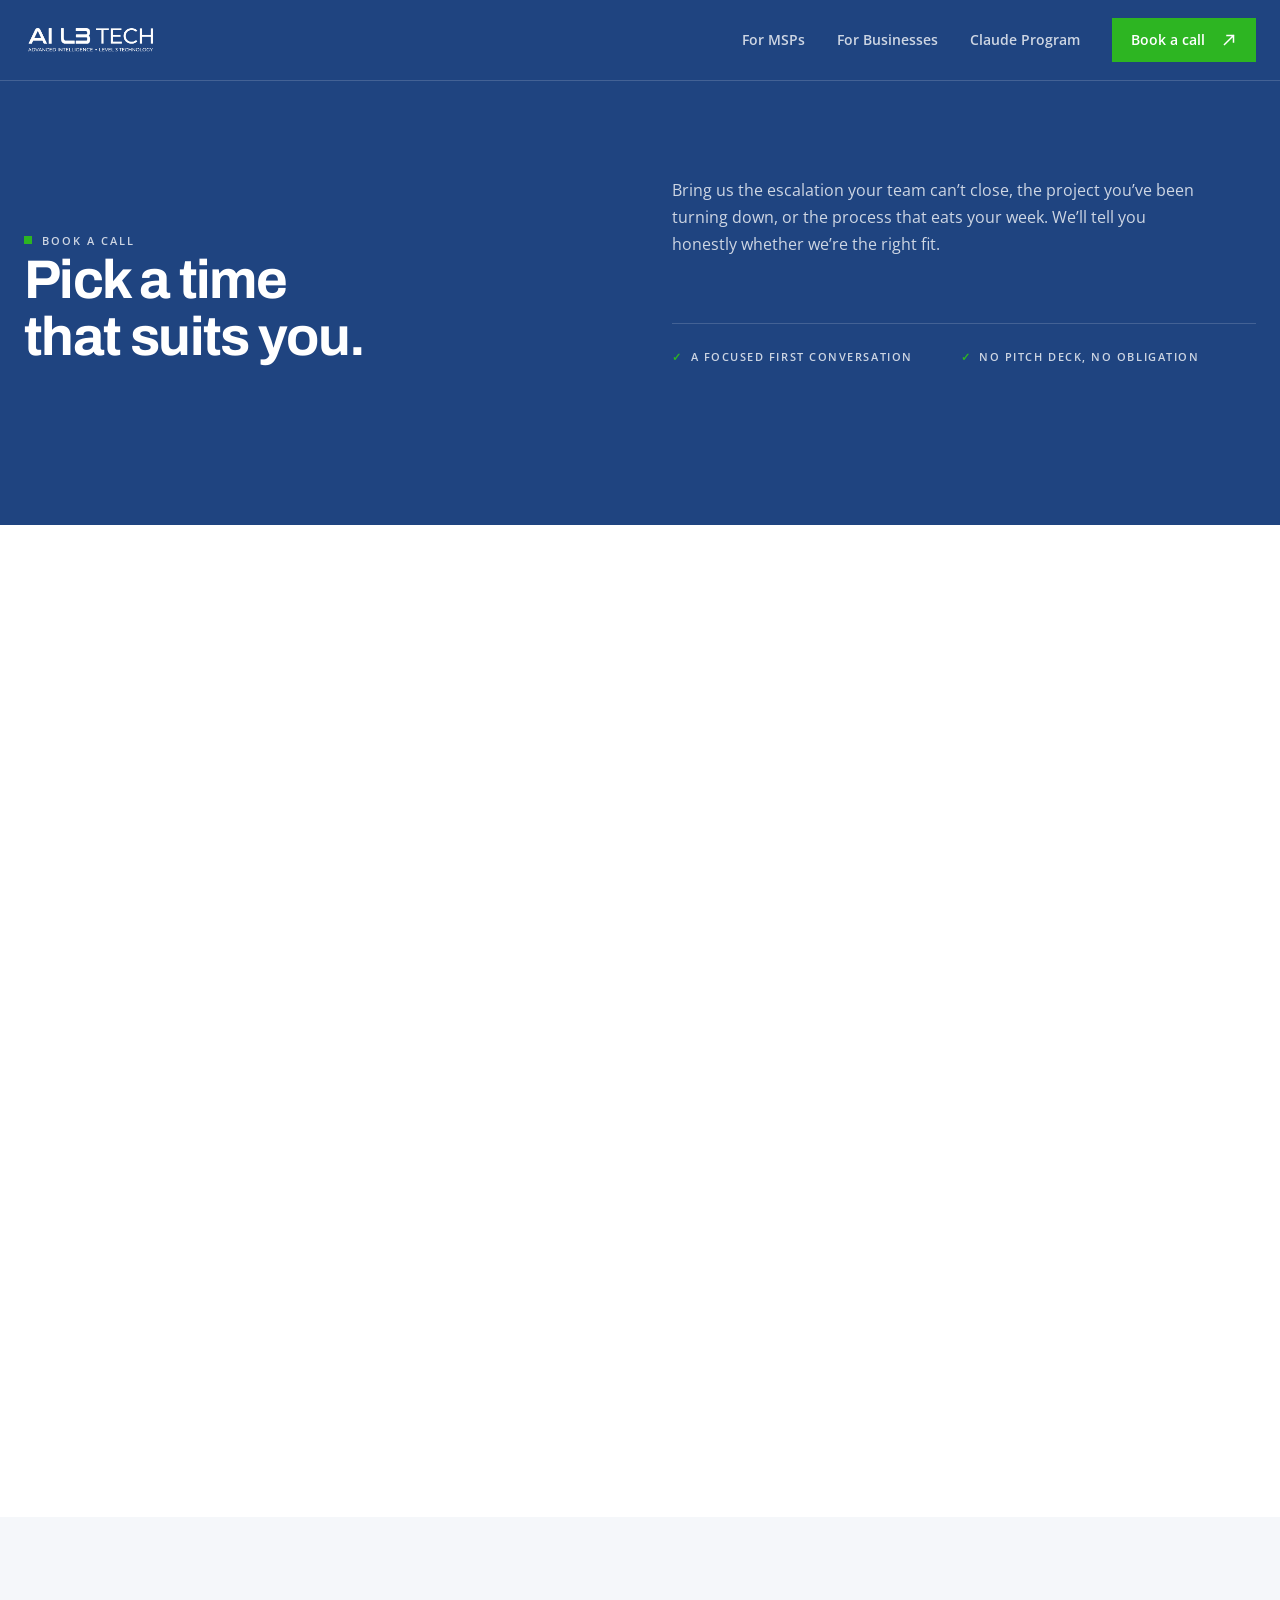
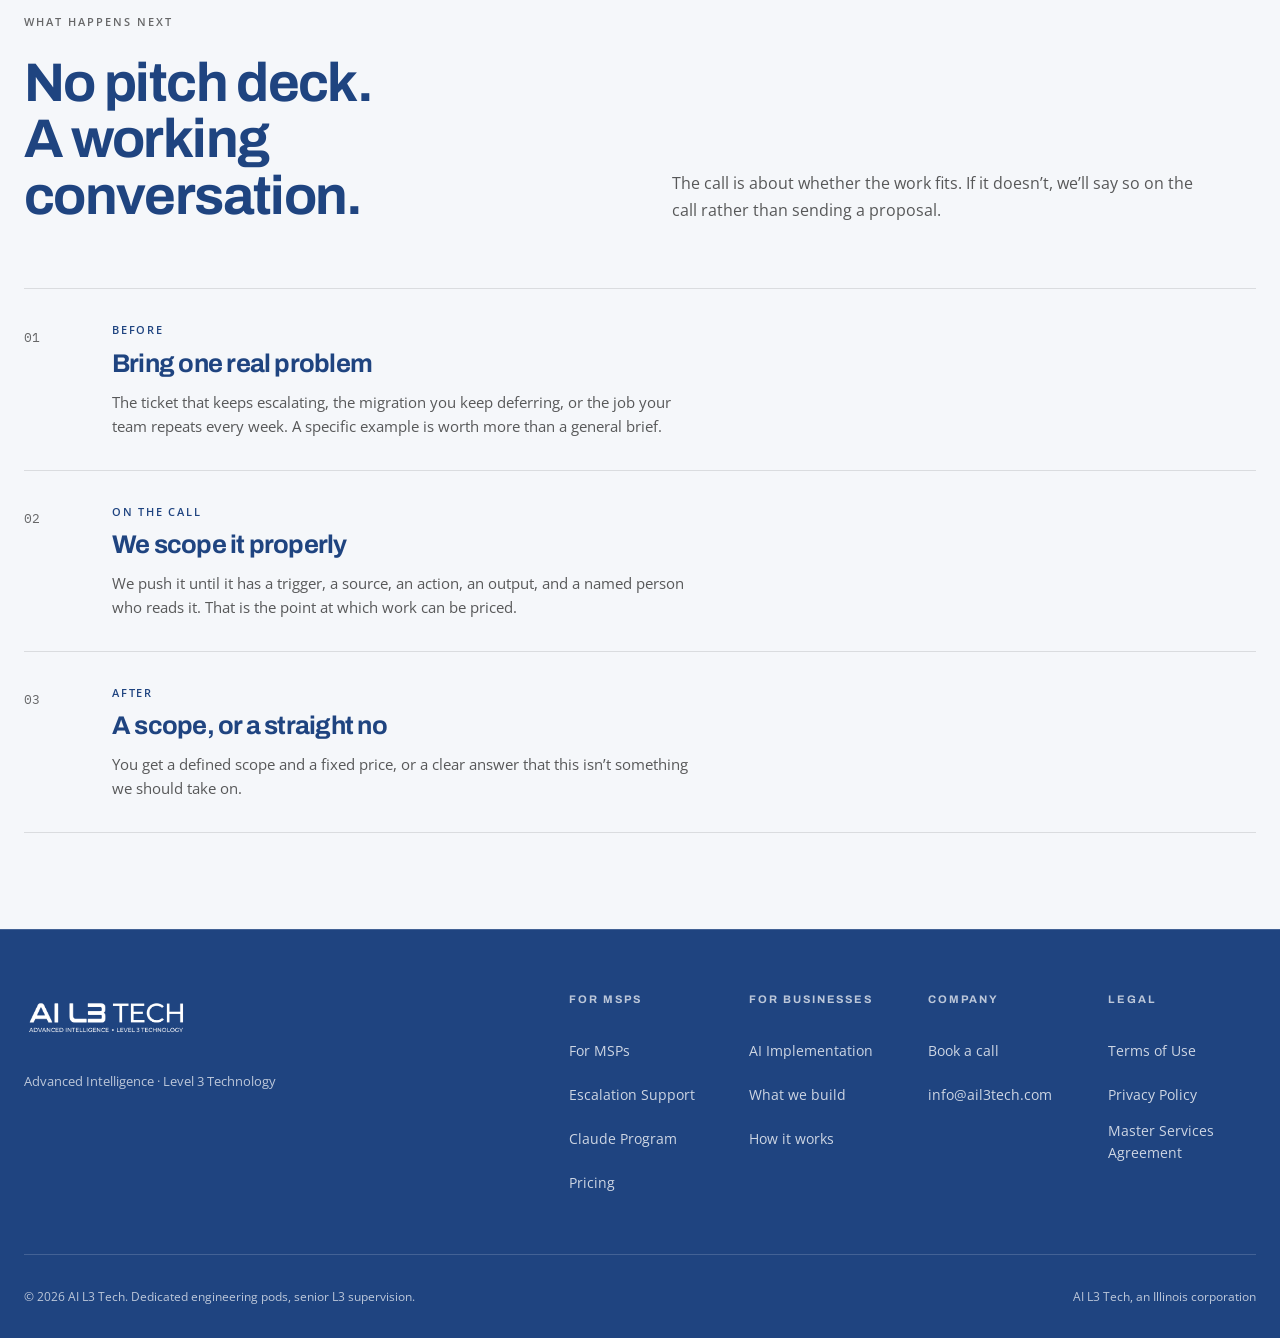
<file: book.html>
<!DOCTYPE html>
<html lang="en-US">
<head>
<meta charset="utf-8">
<meta name="viewport" content="width=device-width, initial-scale=1">
<title>Book a Call with AI L3 Tech</title>
<meta name="description" content="Pick a time that suits you. A focused first conversation about your escalations, your projects, or the process that eats your week.">

<link rel="canonical" href="https://ail3tech.com/book">
<meta name="robots" content="index, follow, max-snippet:-1, max-image-preview:large, max-video-preview:-1">
<meta name="author" content="AI L3 Tech">

<link rel="preconnect" href="https://fonts.googleapis.com">
<link rel="preconnect" href="https://fonts.gstatic.com" crossorigin>
<link rel="stylesheet" href="https://fonts.googleapis.com/css2?family=Archivo:wght@700;800&family=Open+Sans:wght@400;600&family=IBM+Plex+Mono:wght@400;600&display=swap">

<link rel="icon" href="/favicon.ico" sizes="any">
<link rel="icon" type="image/png" sizes="32x32" href="assets/img/favicon-32.png">
<link rel="icon" type="image/png" sizes="16x16" href="assets/img/favicon-16.png">
<link rel="apple-touch-icon" sizes="180x180" href="assets/img/apple-touch-icon.png">
<link rel="manifest" href="site.webmanifest">
<meta name="theme-color" content="#1F4480">

<meta property="og:type" content="website">
<meta property="og:site_name" content="AI L3 Tech">
<meta property="og:locale" content="en_US">
<meta property="og:url" content="https://ail3tech.com/book">
<meta property="og:title" content="Book a Call with AI L3 Tech">
<meta property="og:description" content="Pick a time that suits you. A focused first conversation about your escalations, your projects, or the process that eats your week.">
<meta property="og:image" content="https://ail3tech.com/assets/img/og-logo.png">
<meta property="og:image:width" content="1200">
<meta property="og:image:height" content="630">
<meta property="og:image:alt" content="AI L3 Tech. Senior engineering, on retainer.">

<meta name="twitter:card" content="summary_large_image">
<meta name="twitter:title" content="Book a Call with AI L3 Tech">
<meta name="twitter:description" content="Pick a time that suits you. A focused first conversation about your escalations, your projects, or the process that eats your week.">
<meta name="twitter:image" content="https://ail3tech.com/assets/img/og-logo.png">

<link rel="stylesheet" href="assets/css/ail3.css?v=6875e9c231">
<script type="application/ld+json">
{
  "@context": "https://schema.org",
  "@graph": [
    {
      "@type": [
        "Organization",
        "ProfessionalService"
      ],
      "@id": "https://ail3tech.com/#organization",
      "name": "AI L3 Tech",
      "alternateName": [
        "AIL3 Tech",
        "AIL3"
      ],
      "legalName": "AI L3 Tech Corporation",
      "url": "https://ail3tech.com/",
      "logo": {
        "@type": "ImageObject",
        "url": "https://ail3tech.com/assets/img/og-logo.png",
        "width": 1200,
        "height": 630
      },
      "image": "https://ail3tech.com/assets/img/og-logo.png",
      "email": "info@ail3tech.com",
      "slogan": "The tech you don't have time to figure out. HANDLED.",
      "description": "AI L3 Tech provides senior engineering in two forms: white-label L3 escalation and project delivery for managed service providers, and Claude AI implementation, app development and custom AI applications for growing businesses.",
      "address": {
        "@type": "PostalAddress",
        "addressRegion": "IL",
        "addressCountry": "US"
      },
      "areaServed": {
        "@type": "Country",
        "name": "United States"
      },
      "knowsAbout": [
        "Level 3 IT support",
        "MSP escalation support",
        "White label IT engineering",
        "Microsoft 365 migration",
        "Microsoft Entra ID",
        "Conditional Access",
        "Microsoft Intune",
        "Azure infrastructure",
        "Server to cloud migration",
        "Mailbox migration",
        "Claude implementation",
        "AI app development",
        "Custom AI applications",
        "AI for law practices",
        "AI for accounting practices",
        "AI for real estate agents",
        "AI for contractors",
        "AI for engineering companies",
        "AI for landscaping companies"
      ],
      "contactPoint": [
        {
          "@type": "ContactPoint",
          "contactType": "sales",
          "email": "info@ail3tech.com",
          "url": "https://ail3tech.com/book",
          "areaServed": "US",
          "availableLanguage": "English"
        }
      ]
    },
    {
      "@type": "WebPage",
      "@id": "https://ail3tech.com/book#webpage",
      "url": "https://ail3tech.com/book",
      "name": "Book a Call with AI L3 Tech",
      "description": "Pick a time that suits you. A focused first conversation about your escalations, your projects, or the process that eats your week.",
      "inLanguage": "en-US",
      "isPartOf": {
        "@id": "https://ail3tech.com/#website"
      },
      "about": {
        "@id": "https://ail3tech.com/#organization"
      },
      "primaryImageOfPage": {
        "@type": "ImageObject",
        "url": "https://ail3tech.com/assets/img/og-logo.png"
      }
    },
    {
      "@type": "BreadcrumbList",
      "@id": "https://ail3tech.com/book#breadcrumb",
      "itemListElement": [
        {
          "@type": "ListItem",
          "position": 1,
          "name": "Home",
          "item": "https://ail3tech.com/"
        },
        {
          "@type": "ListItem",
          "position": 2,
          "name": "Book a call",
          "item": "https://ail3tech.com/book"
        }
      ]
    }
  ]
}
</script>
</head>
<body>

<a class="skip-link" href="#main">Skip to content</a>

<!-- ============================= NAV ============================= -->
<nav class="nav" aria-label="Main">
  <div class="wrap">
    <a class="nav-logo" href="index.html" aria-label="AI L3 Tech home">
      <img src="assets/img/ail3-logo-white.png" alt="AI L3 Tech" width="512" height="131">
    </a>

    <button class="nav-toggle" type="button" aria-expanded="false" aria-controls="nav-links" aria-label="Menu">
      <span></span>
    </button>

    <div class="nav-links" id="nav-links">
      <a href="msp.html">For MSPs</a>
      <a href="ai.html">For Businesses</a>
      <a href="claude-launch-program.html">Claude Program</a>
      <a class="btn btn--lime btn--sm" href="book.html" aria-current="page">
        Book a call <span class="arw" aria-hidden="true"><svg viewBox="0 0 16 16" aria-hidden="true" focusable="false"><path d="M3.5 12.5 12.5 3.5M6 3.5h6.5v6.5"/></svg></span>
      </a>
    </div>
  </div>
</nav>

<main id="main">

<!-- ============================= HEADER ============================= -->
<header class="section band-dark" id="book-intro">
  <div class="wrap">
    <div class="sec-head">
      <div>
        <span class="eyebrow">Book a call</span>
        <h1 class="display-2">Pick a time<br>that suits you.</h1>
      </div>
      <div>
        <p class="lead">Bring us the escalation your team can&rsquo;t close, the project you&rsquo;ve been turning down, or the process that eats your week. We&rsquo;ll tell you honestly whether we&rsquo;re the right fit.</p>
        <ul class="trust-row">
          <li><span class="tick" aria-hidden="true">&#10003;</span> A focused first conversation</li>
          <li><span class="tick" aria-hidden="true">&#10003;</span> No pitch deck, no obligation</li>
        </ul>
      </div>
    </div>
  </div>
</header>

<!-- ============================= CALENDAR ============================= -->
<section class="section band-white" id="calendar">
  <div class="wrap">
    <div class="booking-frame" data-booking>
      <iframe
        src="https://api.leadconnectorhq.com/widget/booking/brSCTIhNGokv5RtwdFMu"
        id="brSCTIhNGokv5RtwdFMu_1790278664467"
        title="Booking calendar for AI L3 Tech"
        allow="payment"
        scrolling="no"></iframe>
    </div>

    <!-- Shown when the calendar cannot load. Ad blockers and corporate DNS
         filters routinely block booking widgets, and without this the visitor
         just gets an empty box. -->
    <div class="booking-fallback" data-booking-fallback hidden>
      <h2 class="display-3">The calendar didn&rsquo;t load.</h2>
      <p class="lead">That is almost always an ad blocker or a company network blocking booking widgets, not a problem with your machine. Two ways round it:</p>
      <div class="btn-row">
        <a class="btn btn--lime" href="https://api.leadconnectorhq.com/widget/booking/brSCTIhNGokv5RtwdFMu" target="_blank" rel="noopener">
          Open the calendar directly <span class="arw" aria-hidden="true"><svg viewBox="0 0 16 16" aria-hidden="true" focusable="false"><path d="M3.5 12.5 12.5 3.5M6 3.5h6.5v6.5"/></svg></span>
        </a>
        <a class="btn btn--outline" href="mailto:info@ail3tech.com?subject=Booking%20a%20call">
          Email us instead <span class="arw" aria-hidden="true"><svg viewBox="0 0 16 16" aria-hidden="true" focusable="false"><path d="M3.5 12.5 12.5 3.5M6 3.5h6.5v6.5"/></svg></span>
        </a>
      </div>
    </div>
  </div>
</section>

<!-- ============================= WHAT TO EXPECT ============================= -->
<section class="section band-light" id="expect">
  <div class="wrap">
    <div class="sec-head">
      <div>
        <p class="section-tag">What happens next</p>
        <h2 class="display-2">No pitch deck.<br>A working conversation.</h2>
      </div>
      <p class="lead">The call is about whether the work fits. If it doesn&rsquo;t, we&rsquo;ll say so on the call rather than sending a proposal.</p>
    </div>

    <div class="method-list">
      <article class="method">
        <div class="n">01</div>
        <div>
          <p class="kicker">Before</p>
          <h3>Bring one real problem</h3>
          <p>The ticket that keeps escalating, the migration you keep deferring, or the job your team repeats every week. A specific example is worth more than a general brief.</p>
        </div>
      </article>
      <article class="method">
        <div class="n">02</div>
        <div>
          <p class="kicker">On the call</p>
          <h3>We scope it properly</h3>
          <p>We push it until it has a trigger, a source, an action, an output, and a named person who reads it. That is the point at which work can be priced.</p>
        </div>
      </article>
      <article class="method">
        <div class="n">03</div>
        <div>
          <p class="kicker">After</p>
          <h3>A scope, or a straight no</h3>
          <p>You get a defined scope and a fixed price, or a clear answer that this isn&rsquo;t something we should take on.</p>
        </div>
      </article>
    </div>
  </div>
</section>

</main>

<!-- ============================= FOOTER ============================= -->
<footer class="footer">
  <div class="wrap">
    <div class="footer-top">
      <div>
        <a class="footer-logo" href="index.html" aria-label="AI L3 Tech home">
          <img src="assets/img/ail3-logo-white.png" alt="AI L3 Tech" width="512" height="131">
        </a>
        <p class="footer-tag">Advanced Intelligence &middot; Level 3 Technology</p>
      </div>

      <div class="footer-cols">
        <div>
          <h2>For MSPs</h2>
          <ul>
            <li><a href="msp.html">For MSPs</a></li>
            <li><a href="escalation-support.html">Escalation Support</a></li>
            <li><a href="claude-launch-program.html">Claude Program</a></li>
            <li><a href="msp.html#pricing">Pricing</a></li>
          </ul>
        </div>
        <div>
          <h2>For Businesses</h2>
          <ul>
            <li><a href="ai.html">AI Implementation</a></li>
            <li><a href="ai.html#build">What we build</a></li>
            <li><a href="ai.html#how">How it works</a></li>
          </ul>
        </div>
        <div>
          <h2>Company</h2>
          <ul>
            <li><a href="book.html">Book a call</a></li>
            <li><a href="mailto:info@ail3tech.com">info@ail3tech.com</a></li>
          </ul>
        </div>
        <div>
          <h2>Legal</h2>
          <ul>
            <li><a href="terms-of-use.html">Terms of Use</a></li>
            <li><a href="privacy-policy.html">Privacy Policy</a></li>
            <li><a href="master-services-agreement.html">Master Services Agreement</a></li>
          </ul>
        </div>
      </div>
    </div>

    <div class="footer-bottom">
      <p>&copy; 2026 AI L3 Tech. Dedicated engineering pods, senior L3 supervision.</p>
      <p>AI L3 Tech, an Illinois corporation</p>
    </div>
  </div>
</footer>

<script src="assets/js/ail3.js?v=be330f6ce3"></script>
<script src="https://link.msgsndr.com/js/form_embed.js" type="text/javascript"></script>
</body>
</html>
</file>
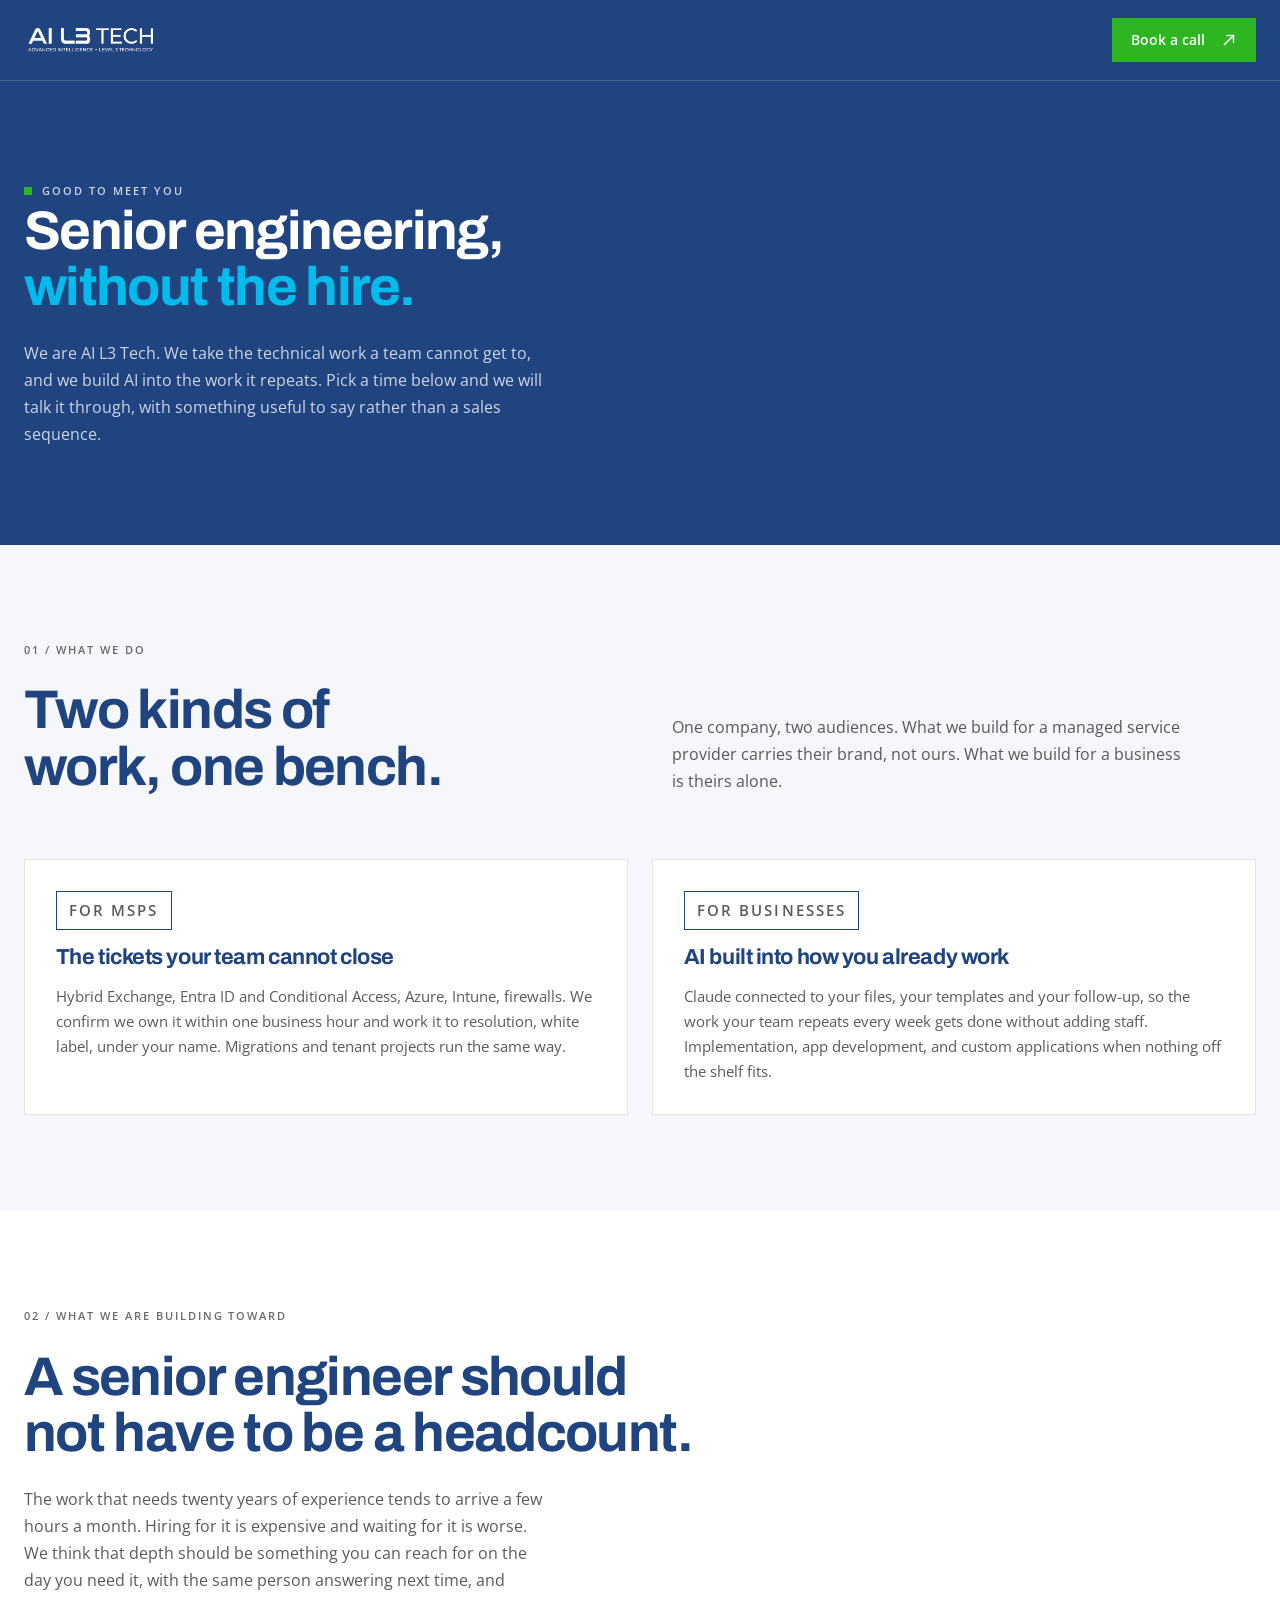
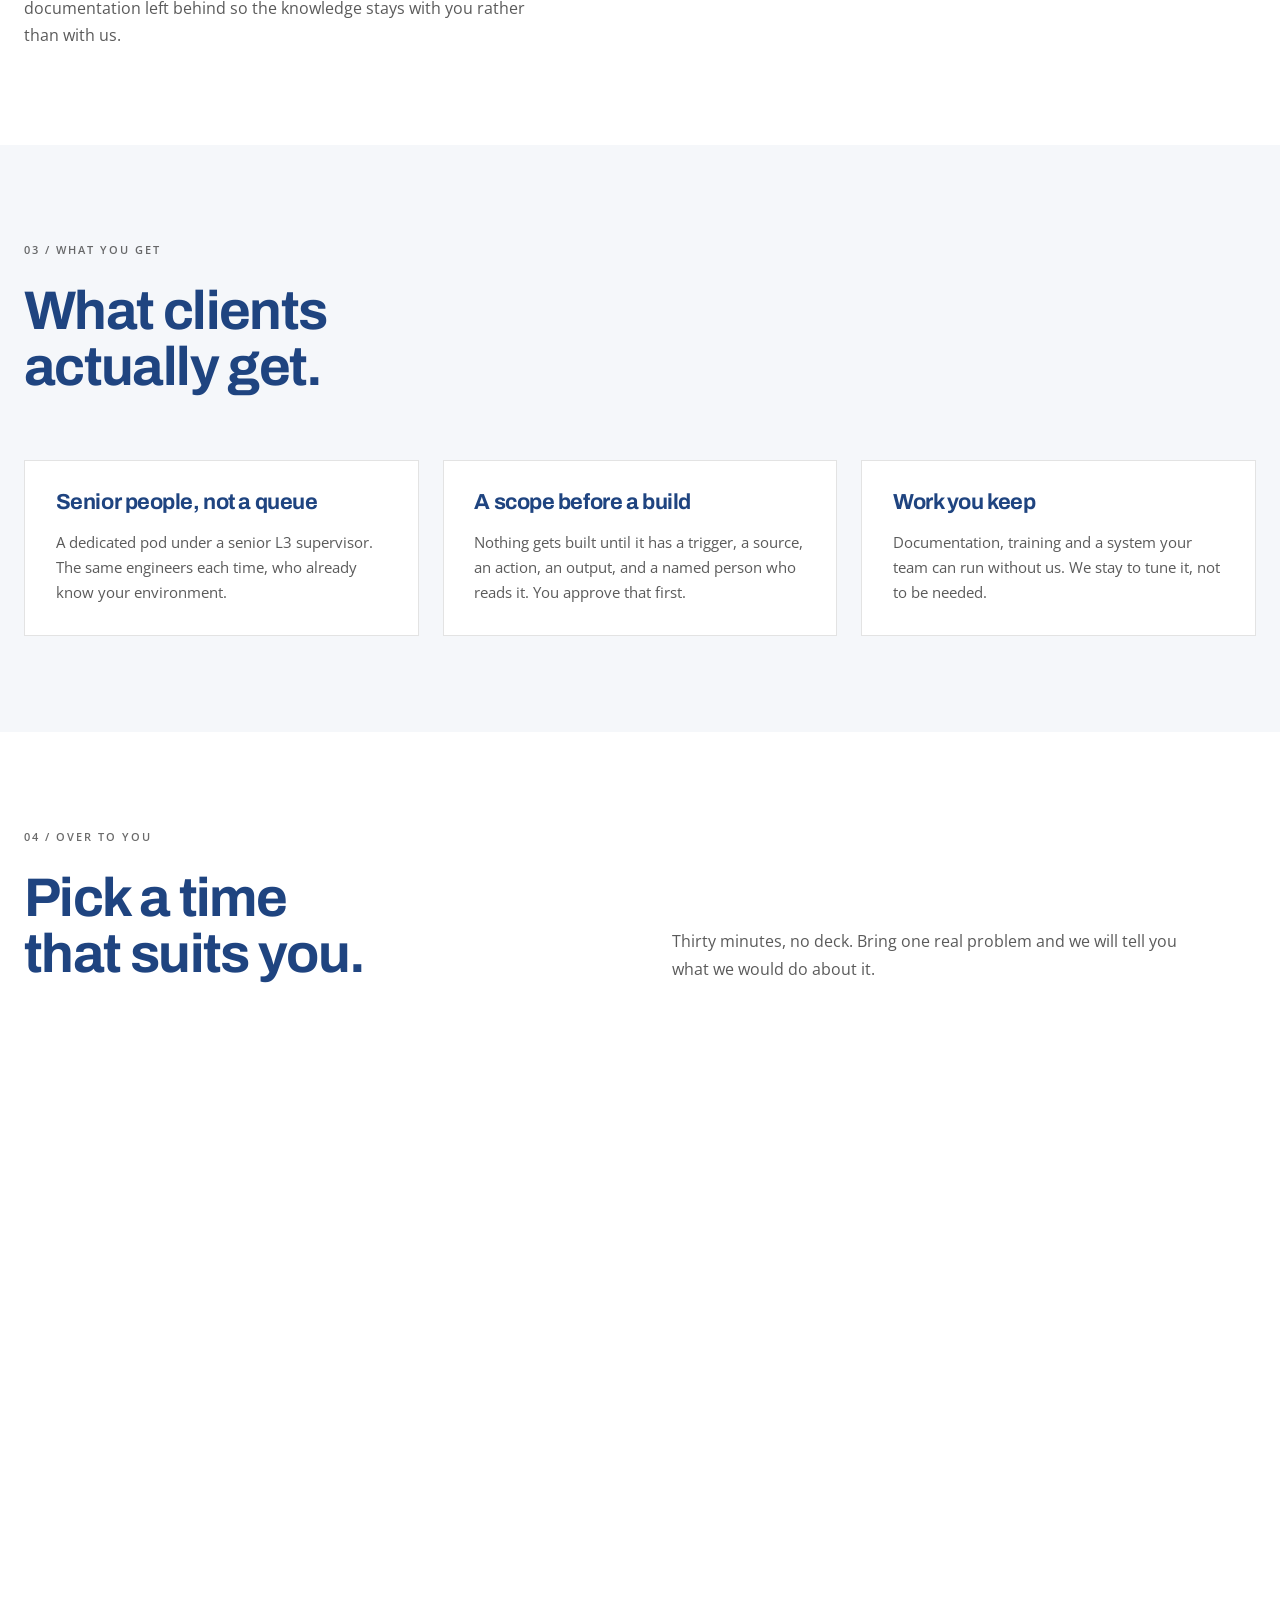
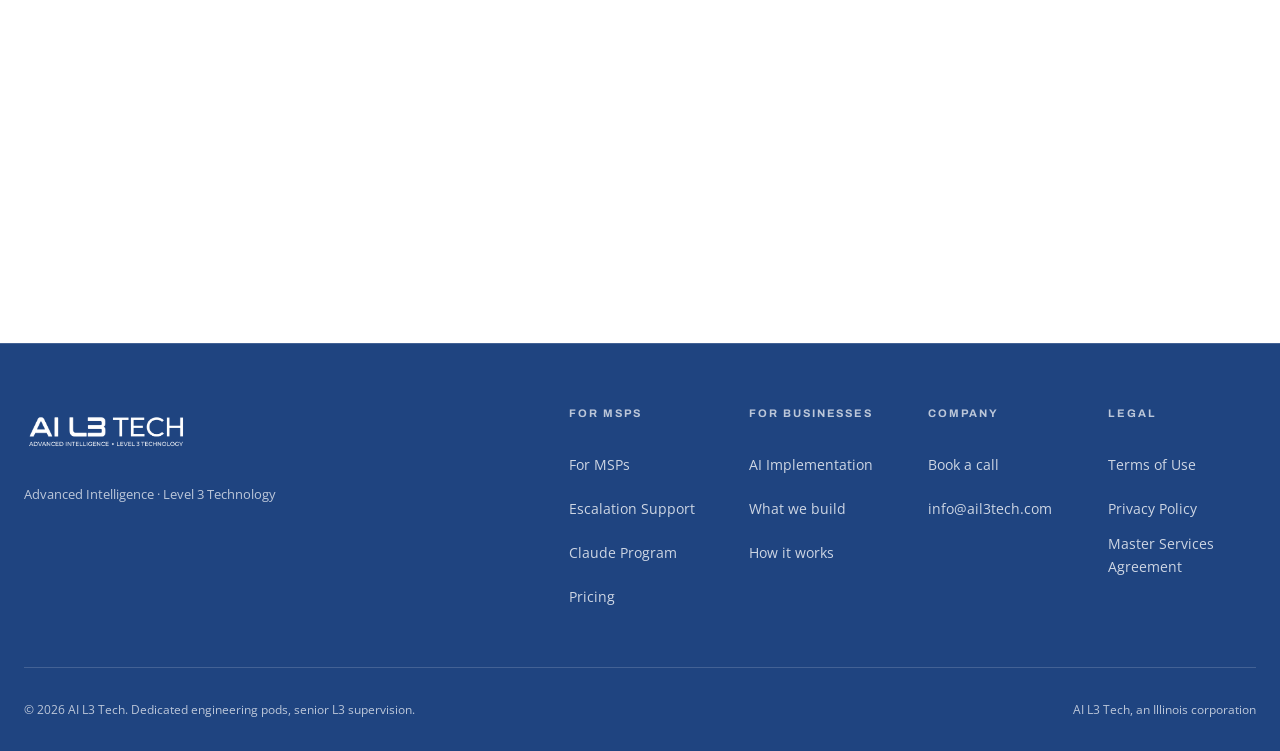
<file: chat-to-us.html>
<!DOCTYPE html>
<html lang="en-US">
<head>
<meta charset="utf-8">
<meta name="viewport" content="width=device-width, initial-scale=1">
<title>Talk to AI L3 Tech | Senior engineering and AI</title>
<meta name="description" content="Met us at an event? Leave your details and we will follow up. Senior L3 engineering for MSPs, and Claude AI built into how a business already runs.">

<link rel="canonical" href="https://ail3tech.com/chat-to-us">
<meta name="robots" content="noindex, follow">
<meta name="author" content="AI L3 Tech">

<link rel="preconnect" href="https://fonts.googleapis.com">
<link rel="preconnect" href="https://fonts.gstatic.com" crossorigin>
<link rel="stylesheet" href="https://fonts.googleapis.com/css2?family=Archivo:wght@700;800&family=Open+Sans:wght@400;600&family=IBM+Plex+Mono:wght@400;600&display=swap">

<link rel="icon" href="/favicon.ico" sizes="any">
<link rel="icon" type="image/png" sizes="32x32" href="assets/img/favicon-32.png">
<link rel="icon" type="image/png" sizes="16x16" href="assets/img/favicon-16.png">
<link rel="apple-touch-icon" sizes="180x180" href="assets/img/apple-touch-icon.png">
<link rel="manifest" href="site.webmanifest">
<meta name="theme-color" content="#1F4480">

<meta property="og:type" content="website">
<meta property="og:site_name" content="AI L3 Tech">
<meta property="og:locale" content="en_US">
<meta property="og:url" content="https://ail3tech.com/chat-to-us">
<meta property="og:title" content="Talk to AI L3 Tech | Senior engineering and AI">
<meta property="og:description" content="Met us at an event? Leave your details and we will follow up. Senior L3 engineering for MSPs, and Claude AI built into how a business already runs.">
<meta property="og:image" content="https://ail3tech.com/assets/img/og-logo.png">
<meta property="og:image:width" content="1200">
<meta property="og:image:height" content="630">
<meta property="og:image:alt" content="AI L3 Tech. Senior engineering, on retainer.">

<meta name="twitter:card" content="summary_large_image">
<meta name="twitter:title" content="Talk to AI L3 Tech | Senior engineering and AI">
<meta name="twitter:description" content="Met us at an event? Leave your details and we will follow up. Senior L3 engineering for MSPs, and Claude AI built into how a business already runs.">
<meta name="twitter:image" content="https://ail3tech.com/assets/img/og-logo.png">

<link rel="stylesheet" href="assets/css/ail3.css?v=6875e9c231">
<script type="application/ld+json">
{
  "@context": "https://schema.org",
  "@graph": [
    {
      "@type": [
        "Organization",
        "ProfessionalService"
      ],
      "@id": "https://ail3tech.com/#organization",
      "name": "AI L3 Tech",
      "alternateName": [
        "AIL3 Tech",
        "AIL3"
      ],
      "legalName": "AI L3 Tech Corporation",
      "url": "https://ail3tech.com/",
      "logo": {
        "@type": "ImageObject",
        "url": "https://ail3tech.com/assets/img/og-logo.png",
        "width": 1200,
        "height": 630
      },
      "image": "https://ail3tech.com/assets/img/og-logo.png",
      "email": "info@ail3tech.com",
      "slogan": "The tech you don't have time to figure out. HANDLED.",
      "description": "AI L3 Tech provides senior engineering in two forms: white-label L3 escalation and project delivery for managed service providers, and Claude AI implementation, app development and custom AI applications for growing businesses.",
      "address": {
        "@type": "PostalAddress",
        "addressRegion": "IL",
        "addressCountry": "US"
      },
      "areaServed": {
        "@type": "Country",
        "name": "United States"
      },
      "knowsAbout": [
        "Level 3 IT support",
        "MSP escalation support",
        "White label IT engineering",
        "Microsoft 365 migration",
        "Microsoft Entra ID",
        "Conditional Access",
        "Microsoft Intune",
        "Azure infrastructure",
        "Server to cloud migration",
        "Mailbox migration",
        "Claude implementation",
        "AI app development",
        "Custom AI applications",
        "AI for law practices",
        "AI for accounting practices",
        "AI for real estate agents",
        "AI for contractors",
        "AI for engineering companies",
        "AI for landscaping companies"
      ],
      "contactPoint": [
        {
          "@type": "ContactPoint",
          "contactType": "sales",
          "email": "info@ail3tech.com",
          "url": "https://ail3tech.com/book",
          "areaServed": "US",
          "availableLanguage": "English"
        }
      ]
    },
    {
      "@type": "WebPage",
      "@id": "https://ail3tech.com/chat-to-us#webpage",
      "url": "https://ail3tech.com/chat-to-us",
      "name": "Talk to AI L3 Tech | Senior engineering and AI",
      "description": "Met us at an event? Leave your details and we will follow up. Senior L3 engineering for MSPs, and Claude AI built into how a business already runs.",
      "inLanguage": "en-US",
      "isPartOf": {
        "@id": "https://ail3tech.com/#website"
      },
      "about": {
        "@id": "https://ail3tech.com/#organization"
      },
      "primaryImageOfPage": {
        "@type": "ImageObject",
        "url": "https://ail3tech.com/assets/img/og-logo.png"
      }
    },
    {
      "@type": "BreadcrumbList",
      "@id": "https://ail3tech.com/chat-to-us#breadcrumb",
      "itemListElement": [
        {
          "@type": "ListItem",
          "position": 1,
          "name": "Home",
          "item": "https://ail3tech.com/"
        },
        {
          "@type": "ListItem",
          "position": 2,
          "name": "Talk to us",
          "item": "https://ail3tech.com/chat-to-us"
        }
      ]
    }
  ]
}
</script>
</head>
<body>

<a class="skip-link" href="#main">Skip to content</a>

<!-- ============================= NAV ============================= -->
<nav class="nav nav--lean" aria-label="Main">
  <div class="wrap">
    <a class="nav-logo" href="index.html" aria-label="AI L3 Tech home">
      <img src="assets/img/ail3-logo-white.png" alt="AI L3 Tech" width="512" height="131">
    </a>
    <a class="btn btn--lime btn--sm" href="#book">
      Book a call <span class="arw" aria-hidden="true"><svg viewBox="0 0 16 16" aria-hidden="true" focusable="false"><path d="M3.5 12.5 12.5 3.5M6 3.5h6.5v6.5"/></svg></span>
    </a>
  </div>
</nav>

<main id="main">

<!-- ============================= HEADER ============================= -->
<header class="section band-dark" id="intro">
  <div class="wrap">
    <div class="lean-head">
      <span class="eyebrow">Good to meet you</span>
      <h1 class="display-2">Senior engineering,<br><span class="accent">without the hire.</span></h1>
      <p class="lead">We are AI L3 Tech. We take the technical work a team cannot get to, and we build AI into the work it repeats. Pick a time below and we will talk it through, with something useful to say rather than a sales sequence.</p>
    </div>
  </div>
</header>

<!-- ============================= WHAT WE DO ============================= -->
<section class="section band-light" id="what">
  <div class="wrap">
    <div class="sec-head reveal">
      <div>
        <p class="section-tag">01 / What we do</p>
        <h2 class="display-2">Two kinds of<br>work, one bench.</h2>
      </div>
      <p class="lead">One company, two audiences. What we build for a managed service provider carries their brand, not ours. What we build for a business is theirs alone.</p>
    </div>

    <div class="lean-grid reveal-stagger">
      <article class="lean-card">
        <p class="case-badge">For MSPs</p>
        <h3>The tickets your team cannot close</h3>
        <p>Hybrid Exchange, Entra ID and Conditional Access, Azure, Intune, firewalls. We confirm we own it within one business hour and work it to resolution, white label, under your name. Migrations and tenant projects run the same way.</p>
      </article>
      <article class="lean-card">
        <p class="case-badge">For businesses</p>
        <h3>AI built into how you already work</h3>
        <p>Claude connected to your files, your templates and your follow-up, so the work your team repeats every week gets done without adding staff. Implementation, app development, and custom applications when nothing off the shelf fits.</p>
      </article>
    </div>
  </div>
</section>

<!-- ============================= VISION ============================= -->
<section class="section band-white" id="vision">
  <div class="wrap">
    <div class="lean-vision reveal">
      <p class="section-tag">02 / What we are building toward</p>
      <h2 class="display-2">A senior engineer should not have to be a headcount.</h2>
      <p class="lead">The work that needs twenty years of experience tends to arrive a few hours a month. Hiring for it is expensive and waiting for it is worse. We think that depth should be something you can reach for on the day you need it, with the same person answering next time, and documentation left behind so the knowledge stays with you rather than with us.</p>
    </div>
  </div>
</section>

<!-- ============================= BENEFIT ============================= -->
<section class="section band-light" id="benefit">
  <div class="wrap">
    <div class="sec-head reveal">
      <div>
        <p class="section-tag">03 / What you get</p>
        <h2 class="display-2">What clients<br>actually get.</h2>
      </div>
    </div>

    <div class="lean-grid lean-grid--three reveal-stagger">
      <article class="lean-card">
        <h3>Senior people, not a queue</h3>
        <p>A dedicated pod under a senior L3 supervisor. The same engineers each time, who already know your environment.</p>
      </article>
      <article class="lean-card">
        <h3>A scope before a build</h3>
        <p>Nothing gets built until it has a trigger, a source, an action, an output, and a named person who reads it. You approve that first.</p>
      </article>
      <article class="lean-card">
        <h3>Work you keep</h3>
        <p>Documentation, training and a system your team can run without us. We stay to tune it, not to be needed.</p>
      </article>
    </div>
  </div>
</section>

<!-- ============================= BOOK ============================= -->
<section class="section band-white" id="book">
  <div class="wrap">
    <div class="sec-head reveal">
      <div>
        <p class="section-tag">04 / Over to you</p>
        <h2 class="display-2">Pick a time<br>that suits you.</h2>
      </div>
      <p class="lead">Thirty minutes, no deck. Bring one real problem and we will tell you what we would do about it.</p>
    </div>

    <!-- The space is reserved on this container, which stays in flow. The embed
         script lifts the iframe out of flow while it starts up, so anything
         reserved on the iframe itself stops holding the column open. -->
    <div class="booking-frame" data-booking>
      <iframe
        src="https://api.leadconnectorhq.com/widget/booking/brSCTIhNGokv5RtwdFMu"
        id="brSCTIhNGokv5RtwdFMu_chat"
        title="Booking calendar for AI L3 Tech"
        allow="payment"
        scrolling="no"></iframe>
    </div>

    <!-- Shown when the calendar cannot load. Ad blockers and venue wifi both
         block these routinely, and without this a visitor gets an empty box. -->
    <div class="booking-fallback" data-booking-fallback hidden>
      <h2 class="display-3">The calendar didn&rsquo;t load.</h2>
      <p class="lead">That is almost always an ad blocker or the venue network, not a problem with your phone. Two ways round it:</p>
      <div class="btn-row">
        <a class="btn btn--lime" href="https://api.leadconnectorhq.com/widget/booking/brSCTIhNGokv5RtwdFMu" target="_blank" rel="noopener">
          Open the calendar directly <span class="arw" aria-hidden="true"><svg viewBox="0 0 16 16" aria-hidden="true" focusable="false"><path d="M3.5 12.5 12.5 3.5M6 3.5h6.5v6.5"/></svg></span>
        </a>
        <a class="btn btn--outline" href="mailto:info@ail3tech.com?subject=We%20met%20at%20an%20event">
          Email us instead <span class="arw" aria-hidden="true"><svg viewBox="0 0 16 16" aria-hidden="true" focusable="false"><path d="M3.5 12.5 12.5 3.5M6 3.5h6.5v6.5"/></svg></span>
        </a>
      </div>
    </div>
  </div>
</section>

</main>

<!-- ============================= FOOTER ============================= -->
<footer class="footer">
  <div class="wrap">
    <div class="footer-top">
      <div>
        <a class="footer-logo" href="index.html" aria-label="AI L3 Tech home">
          <img src="assets/img/ail3-logo-white.png" alt="AI L3 Tech" width="512" height="131">
        </a>
        <p class="footer-tag">Advanced Intelligence &middot; Level 3 Technology</p>
      </div>

      <div class="footer-cols">
        <div>
          <h2>For MSPs</h2>
          <ul>
            <li><a href="msp.html">For MSPs</a></li>
            <li><a href="escalation-support.html">Escalation Support</a></li>
            <li><a href="claude-launch-program.html">Claude Program</a></li>
            <li><a href="msp.html#pricing">Pricing</a></li>
          </ul>
        </div>
        <div>
          <h2>For Businesses</h2>
          <ul>
            <li><a href="ai.html">AI Implementation</a></li>
            <li><a href="ai.html#build">What we build</a></li>
            <li><a href="ai.html#how">How it works</a></li>
          </ul>
        </div>
        <div>
          <h2>Company</h2>
          <ul>
            <li><a href="book.html">Book a call</a></li>
            <li><a href="mailto:info@ail3tech.com">info@ail3tech.com</a></li>
          </ul>
        </div>
        <div>
          <h2>Legal</h2>
          <ul>
            <li><a href="terms-of-use.html">Terms of Use</a></li>
            <li><a href="privacy-policy.html">Privacy Policy</a></li>
            <li><a href="master-services-agreement.html">Master Services Agreement</a></li>
          </ul>
        </div>
      </div>
    </div>

    <div class="footer-bottom">
      <p>&copy; 2026 AI L3 Tech. Dedicated engineering pods, senior L3 supervision.</p>
      <p>AI L3 Tech, an Illinois corporation</p>
    </div>
  </div>
</footer>

<script src="assets/js/ail3.js?v=be330f6ce3"></script>
<script src="https://link.msgsndr.com/js/form_embed.js" type="text/javascript"></script>
</body>
</html>
</file>
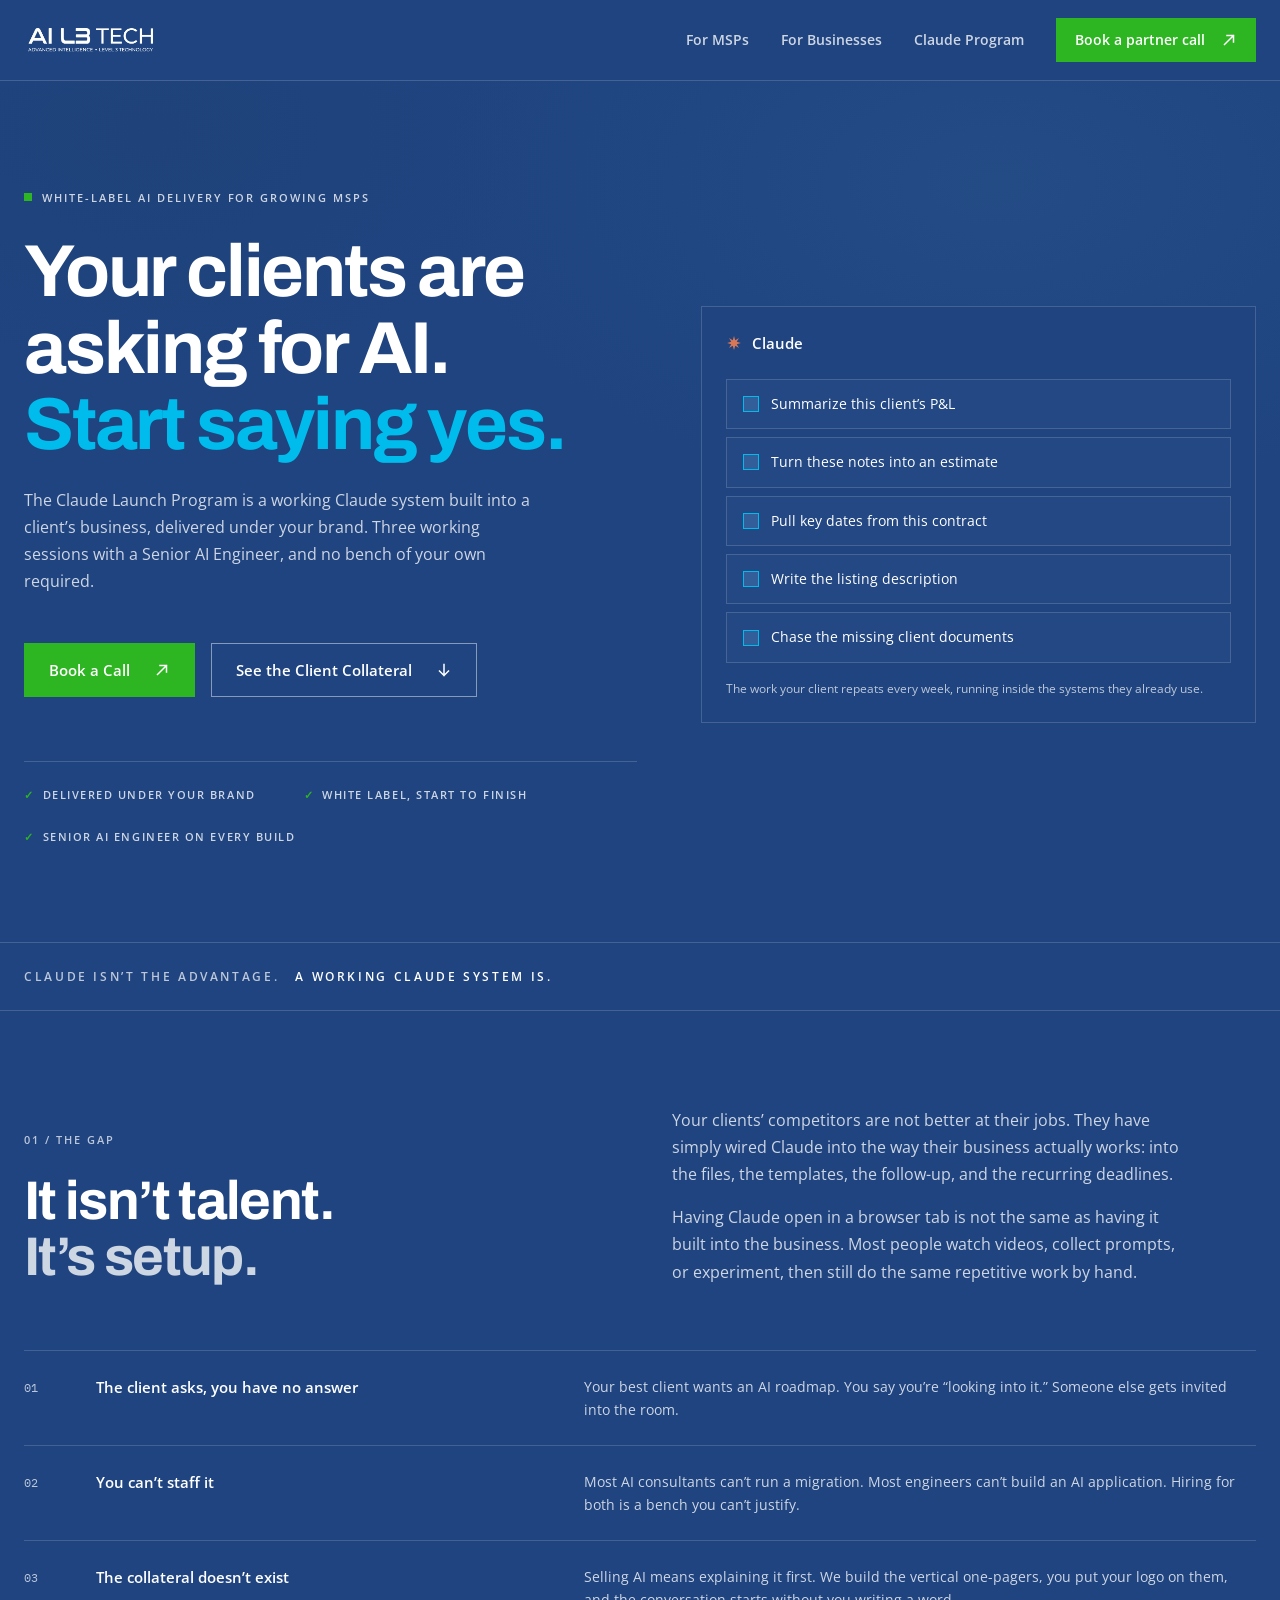
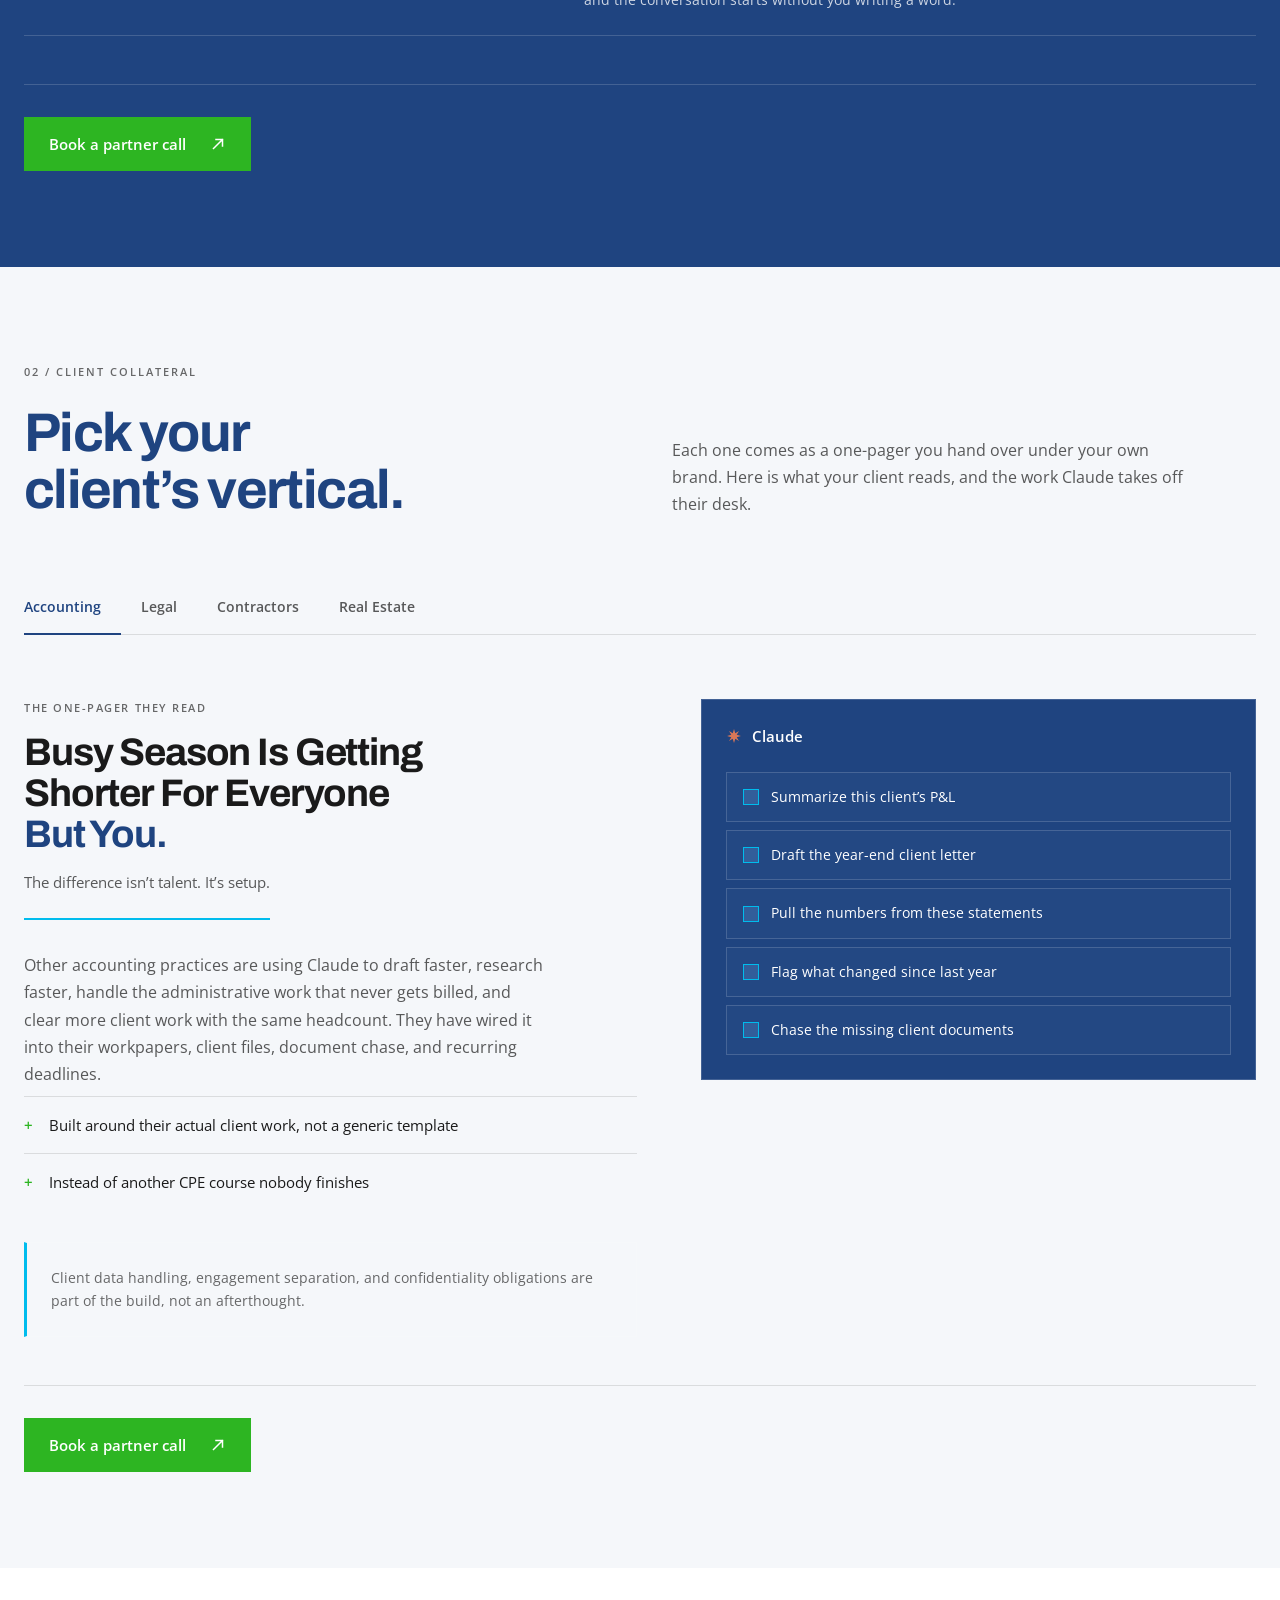
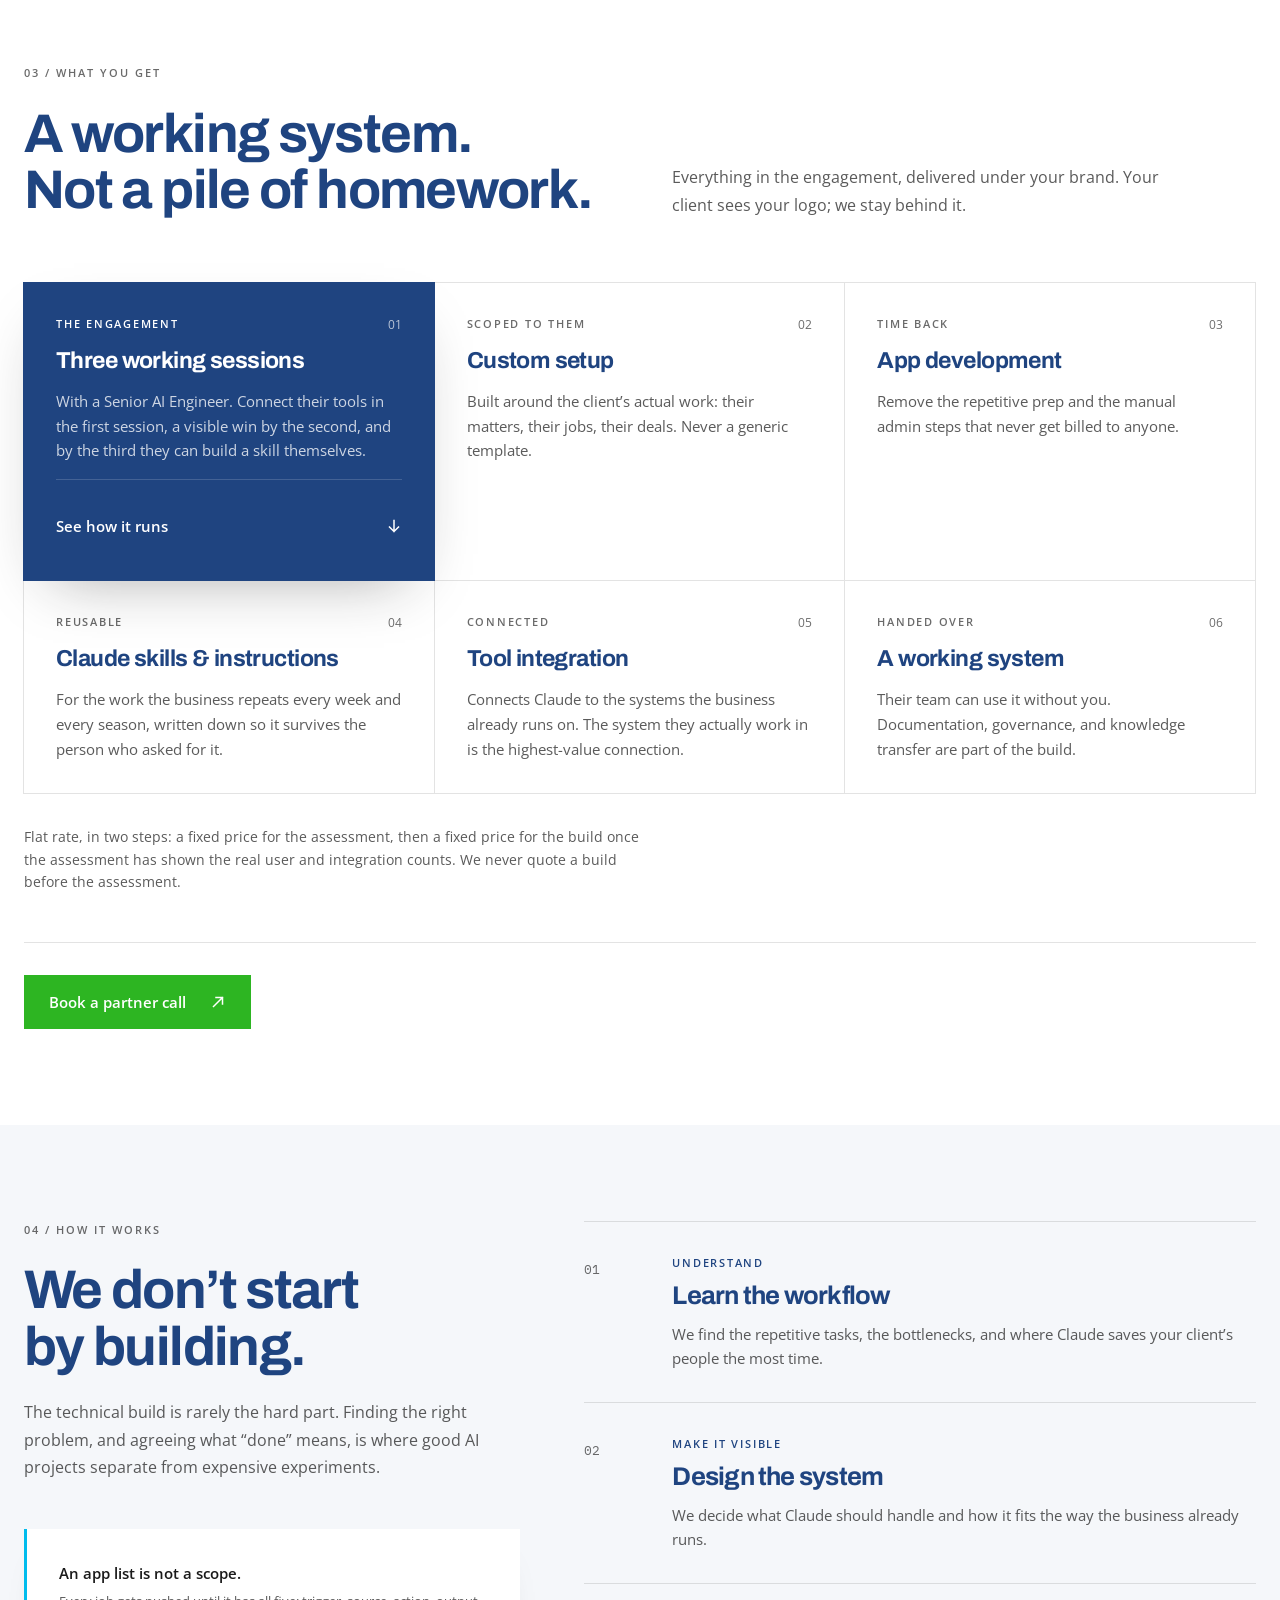
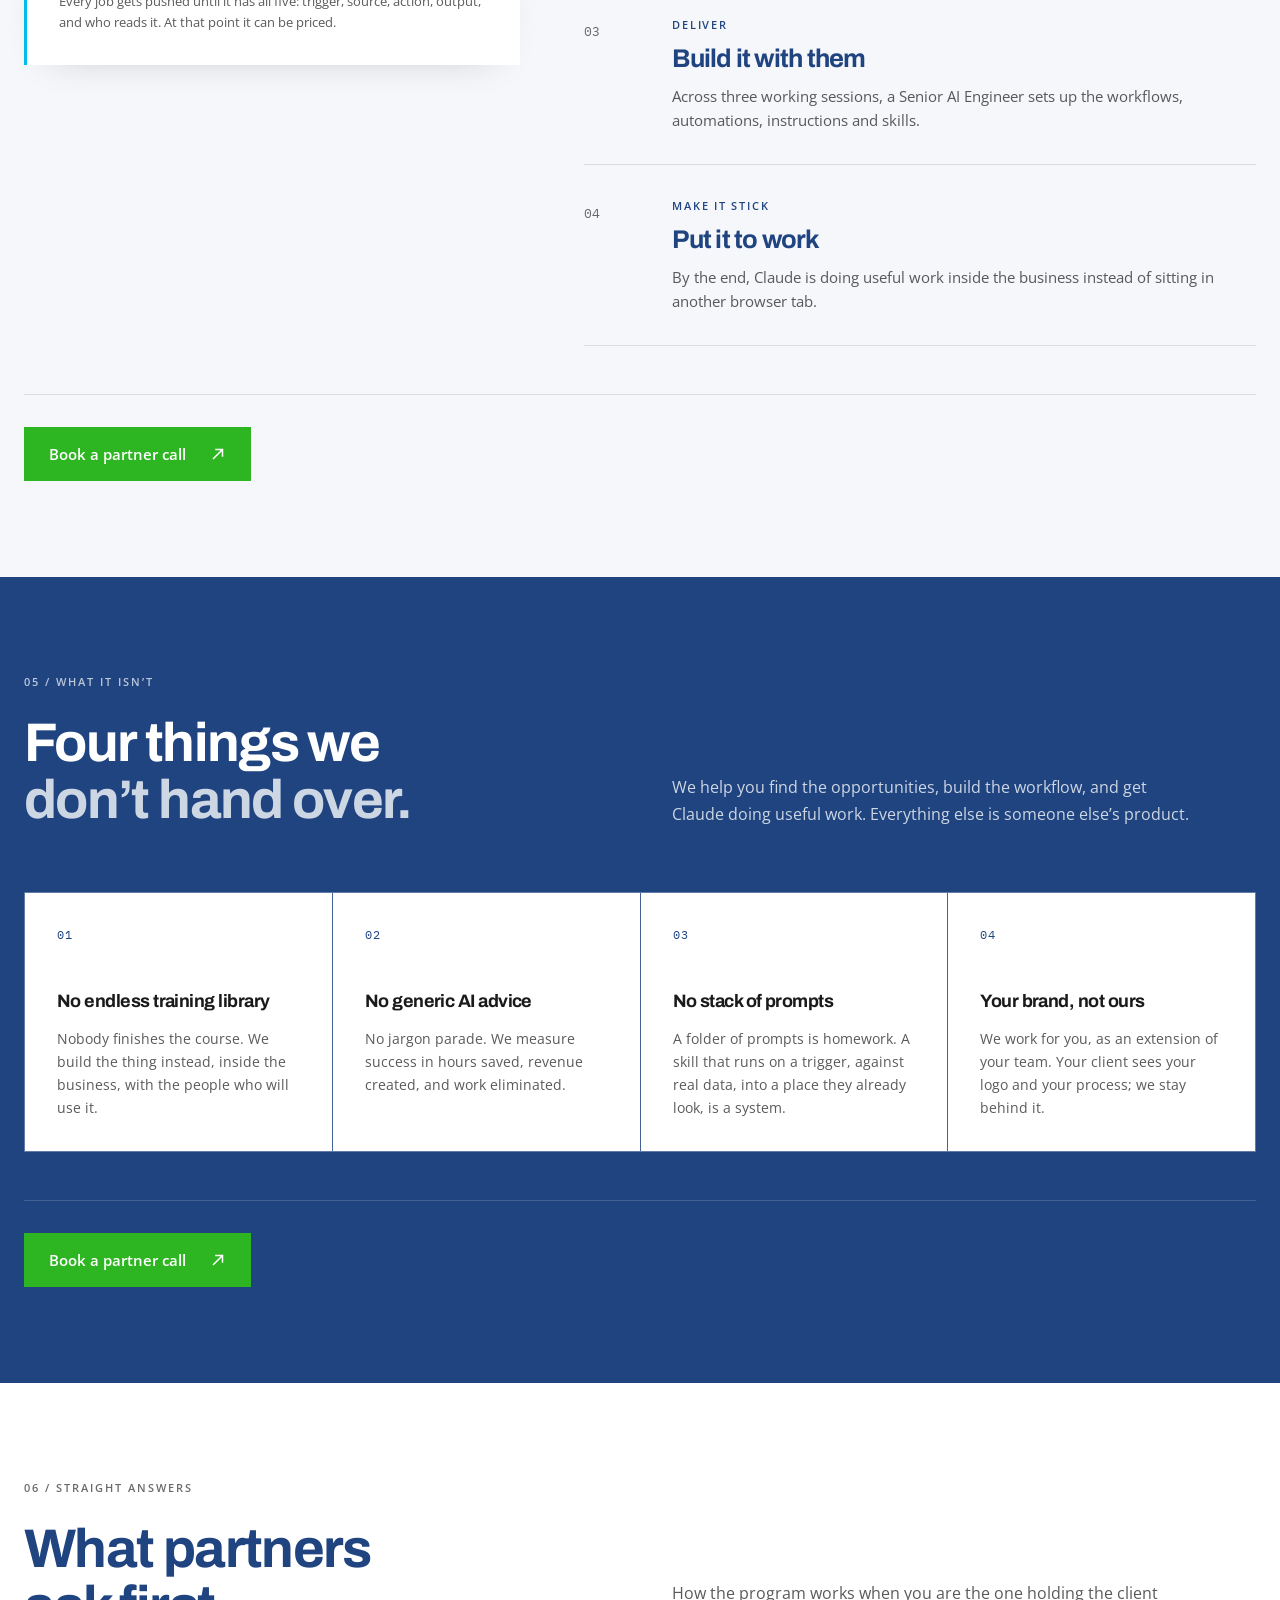
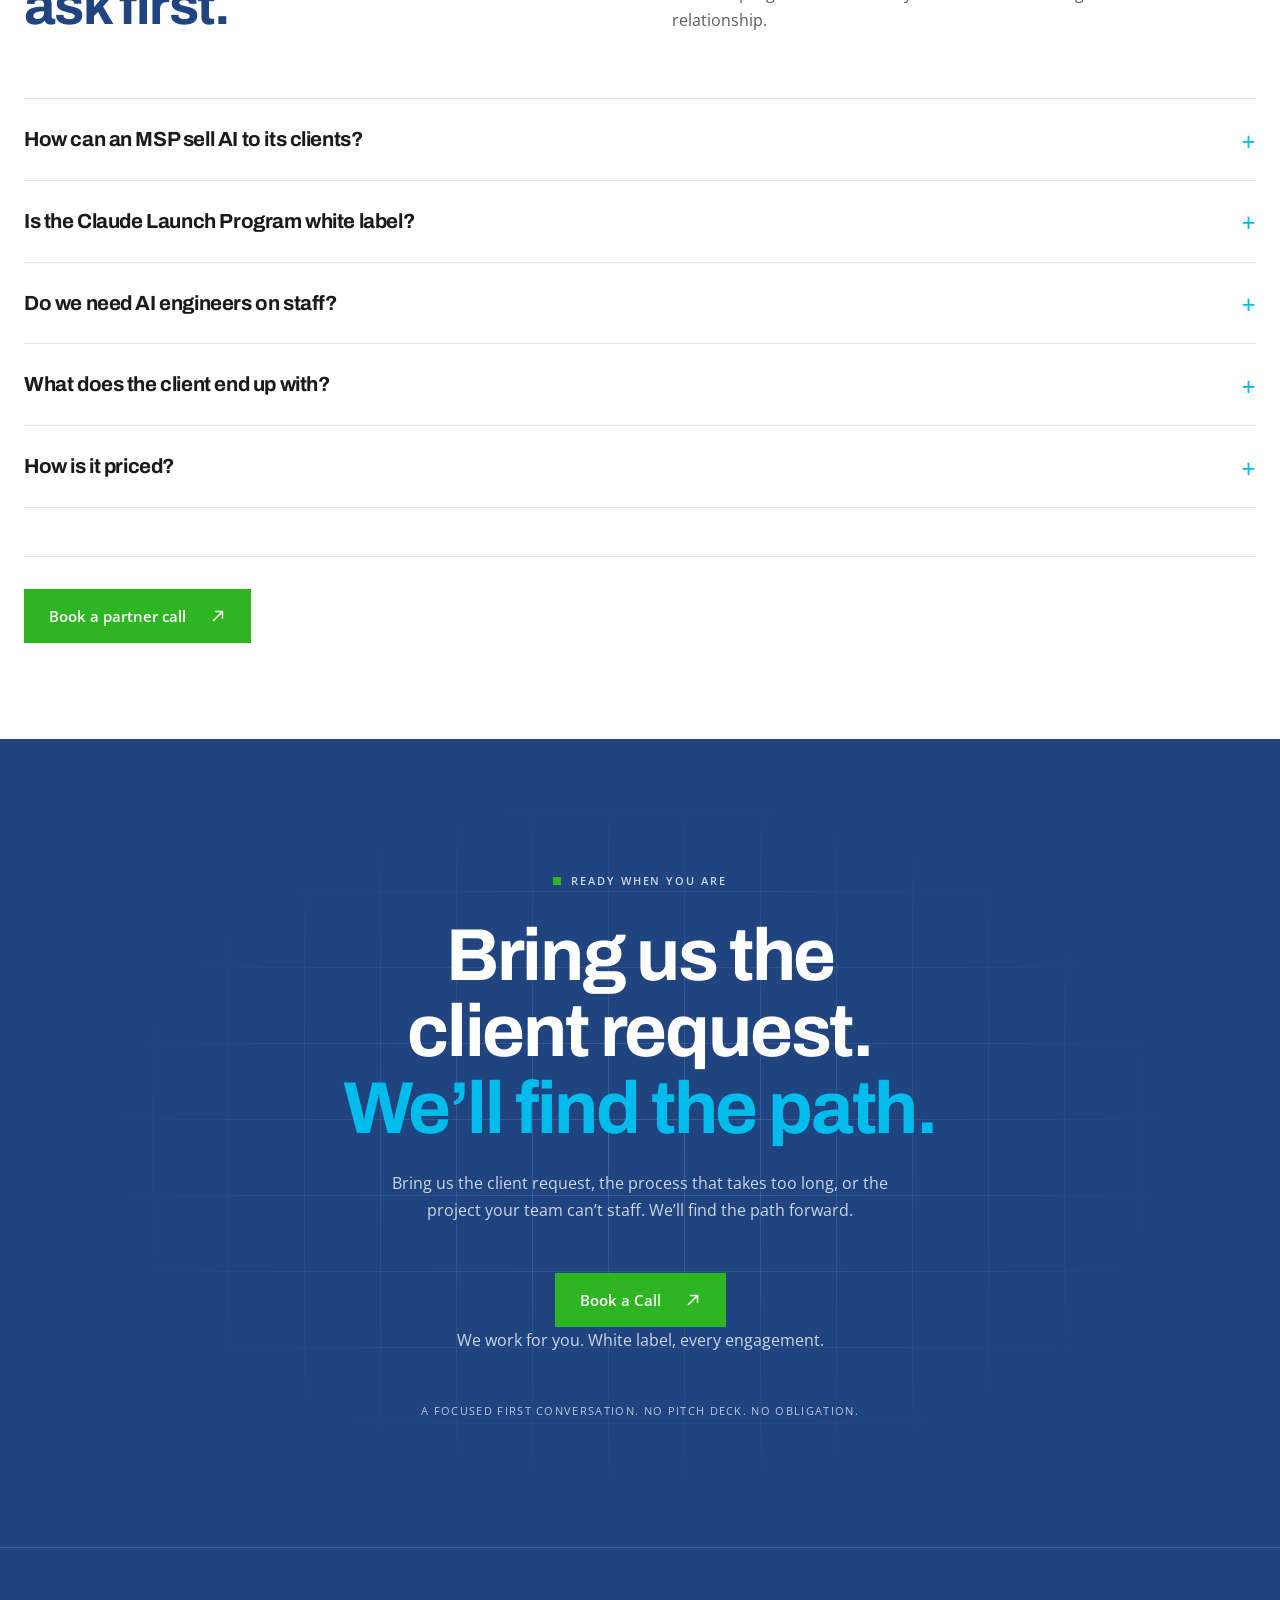
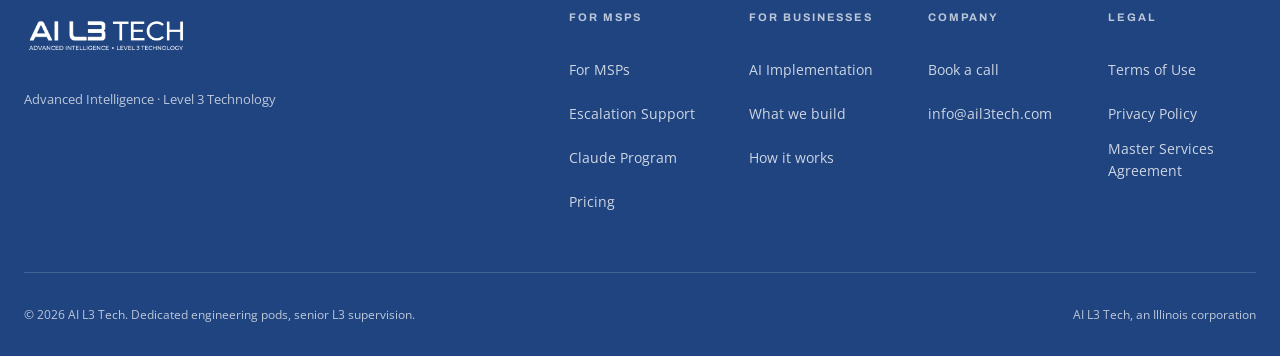
<file: claude-launch-program.html>
<!DOCTYPE html>
<html lang="en-US">
<head>
<meta charset="utf-8">
<meta name="viewport" content="width=device-width, initial-scale=1">
<title>White-Label Claude AI Delivery for MSPs, AI L3 Tech</title>
<meta name="description" content="Your clients are asking for AI. AI L3 Tech builds a working Claude system under your brand. Three working sessions with a Senior AI Engineer.">

<link rel="canonical" href="https://ail3tech.com/claude-launch-program">
<meta name="robots" content="index, follow, max-snippet:-1, max-image-preview:large, max-video-preview:-1">
<meta name="author" content="AI L3 Tech">

<link rel="preconnect" href="https://fonts.googleapis.com">
<link rel="preconnect" href="https://fonts.gstatic.com" crossorigin>
<link rel="stylesheet" href="https://fonts.googleapis.com/css2?family=Archivo:wght@700;800&family=Open+Sans:wght@400;600&family=IBM+Plex+Mono:wght@400;600&display=swap">

<link rel="icon" href="/favicon.ico" sizes="any">
<link rel="icon" type="image/png" sizes="32x32" href="assets/img/favicon-32.png">
<link rel="icon" type="image/png" sizes="16x16" href="assets/img/favicon-16.png">
<link rel="apple-touch-icon" sizes="180x180" href="assets/img/apple-touch-icon.png">
<link rel="manifest" href="site.webmanifest">
<meta name="theme-color" content="#1F4480">

<meta property="og:type" content="website">
<meta property="og:site_name" content="AI L3 Tech">
<meta property="og:locale" content="en_US">
<meta property="og:url" content="https://ail3tech.com/claude-launch-program">
<meta property="og:title" content="White-Label Claude AI Delivery for MSPs, AI L3 Tech">
<meta property="og:description" content="Your clients are asking for AI. AI L3 Tech builds a working Claude system under your brand. Three working sessions with a Senior AI Engineer.">
<meta property="og:image" content="https://ail3tech.com/assets/img/og-claude.png">
<meta property="og:image:width" content="1200">
<meta property="og:image:height" content="630">
<meta property="og:image:alt" content="AI L3 Tech. AI is here. Don&#x27;t get left behind.">

<meta name="twitter:card" content="summary_large_image">
<meta name="twitter:title" content="White-Label Claude AI Delivery for MSPs, AI L3 Tech">
<meta name="twitter:description" content="Your clients are asking for AI. AI L3 Tech builds a working Claude system under your brand. Three working sessions with a Senior AI Engineer.">
<meta name="twitter:image" content="https://ail3tech.com/assets/img/og-claude.png">

<link rel="stylesheet" href="assets/css/ail3.css?v=6875e9c231">
<script type="application/ld+json">
{
  "@context": "https://schema.org",
  "@graph": [
    {
      "@type": [
        "Organization",
        "ProfessionalService"
      ],
      "@id": "https://ail3tech.com/#organization",
      "name": "AI L3 Tech",
      "alternateName": [
        "AIL3 Tech",
        "AIL3"
      ],
      "legalName": "AI L3 Tech Corporation",
      "url": "https://ail3tech.com/",
      "logo": {
        "@type": "ImageObject",
        "url": "https://ail3tech.com/assets/img/og-logo.png",
        "width": 1200,
        "height": 630
      },
      "image": "https://ail3tech.com/assets/img/og-logo.png",
      "email": "info@ail3tech.com",
      "slogan": "The tech you don't have time to figure out. HANDLED.",
      "description": "AI L3 Tech provides senior engineering in two forms: white-label L3 escalation and project delivery for managed service providers, and Claude AI implementation, app development and custom AI applications for growing businesses.",
      "address": {
        "@type": "PostalAddress",
        "addressRegion": "IL",
        "addressCountry": "US"
      },
      "areaServed": {
        "@type": "Country",
        "name": "United States"
      },
      "knowsAbout": [
        "Level 3 IT support",
        "MSP escalation support",
        "White label IT engineering",
        "Microsoft 365 migration",
        "Microsoft Entra ID",
        "Conditional Access",
        "Microsoft Intune",
        "Azure infrastructure",
        "Server to cloud migration",
        "Mailbox migration",
        "Claude implementation",
        "AI app development",
        "Custom AI applications",
        "AI for law practices",
        "AI for accounting practices",
        "AI for real estate agents",
        "AI for contractors",
        "AI for engineering companies",
        "AI for landscaping companies"
      ],
      "contactPoint": [
        {
          "@type": "ContactPoint",
          "contactType": "sales",
          "email": "info@ail3tech.com",
          "url": "https://ail3tech.com/book",
          "areaServed": "US",
          "availableLanguage": "English"
        }
      ]
    },
    {
      "@type": "WebPage",
      "@id": "https://ail3tech.com/claude-launch-program#webpage",
      "url": "https://ail3tech.com/claude-launch-program",
      "name": "White-Label Claude AI Delivery for MSPs, AI L3 Tech",
      "description": "Your clients are asking for AI. AI L3 Tech builds a working Claude system under your brand. Three working sessions with a Senior AI Engineer.",
      "inLanguage": "en-US",
      "isPartOf": {
        "@id": "https://ail3tech.com/#website"
      },
      "about": {
        "@id": "https://ail3tech.com/#organization"
      },
      "primaryImageOfPage": {
        "@type": "ImageObject",
        "url": "https://ail3tech.com/assets/img/og-claude.png"
      }
    },
    {
      "@type": "BreadcrumbList",
      "@id": "https://ail3tech.com/claude-launch-program#breadcrumb",
      "itemListElement": [
        {
          "@type": "ListItem",
          "position": 1,
          "name": "Home",
          "item": "https://ail3tech.com/"
        },
        {
          "@type": "ListItem",
          "position": 2,
          "name": "Claude Launch Program",
          "item": "https://ail3tech.com/claude-launch-program"
        }
      ]
    },
    {
      "@type": "Service",
      "@id": "https://ail3tech.com/claude-launch-program#service",
      "serviceType": "White-label Claude AI implementation for managed service providers",
      "provider": {
        "@id": "https://ail3tech.com/#organization"
      },
      "areaServed": {
        "@type": "Country",
        "name": "United States"
      },
      "audience": {
        "@type": "BusinessAudience",
        "name": "Managed service providers"
      },
      "description": "Your clients are asking for AI. AI L3 Tech builds a working Claude system under your brand. Three working sessions with a Senior AI Engineer."
    },
    {
      "@type": "FAQPage",
      "@id": "https://ail3tech.com/claude-launch-program#faq",
      "mainEntity": [
        {
          "@type": "Question",
          "name": "How can an MSP sell AI to its clients?",
          "acceptedAnswer": {
            "@type": "Answer",
            "text": "The simplest path is to offer a defined AI engagement under your own brand and let a specialist deliver it. With the Claude Launch Program, you bring the client relationship and AI L3 Tech builds the working Claude system behind your name."
          }
        },
        {
          "@type": "Question",
          "name": "Is the Claude Launch Program white label?",
          "acceptedAnswer": {
            "@type": "Answer",
            "text": "Yes. Your client sees your logo, your project management, and your team. AI L3 Tech works as an extension of your team and stays behind your brand."
          }
        },
        {
          "@type": "Question",
          "name": "Do we need AI engineers on staff?",
          "acceptedAnswer": {
            "@type": "Answer",
            "text": "No. A Senior AI Engineer from AI L3 Tech runs every build. Your team can stay involved as much or as little as you want."
          }
        },
        {
          "@type": "Question",
          "name": "What does the client end up with?",
          "acceptedAnswer": {
            "@type": "Answer",
            "text": "A working Claude system connected to the tools they already use, with skills and instructions for their recurring work, documentation, and training so their team can use it without you."
          }
        },
        {
          "@type": "Question",
          "name": "How is it priced?",
          "acceptedAnswer": {
            "@type": "Answer",
            "text": "Flat rate, in two steps: a fixed price for the assessment, then a fixed price for the build once the assessment shows the real user and integration counts. We never quote a build before the assessment."
          }
        }
      ]
    }
  ]
}
</script>
</head>
<body>

<a class="skip-link" href="#main">Skip to content</a>

<!-- ============================= NAV ============================= -->
<nav class="nav" aria-label="Main">
  <div class="wrap">
    <a class="nav-logo" href="index.html" aria-label="AI L3 Tech home">
      <img src="assets/img/ail3-logo-white.png" alt="AI L3 Tech" width="512" height="131">
    </a>

    <button class="nav-toggle" type="button" aria-expanded="false" aria-controls="nav-links" aria-label="Menu">
      <span></span>
    </button>

    <div class="nav-links" id="nav-links">
      <a href="msp.html">For MSPs</a>
      <a href="ai.html">For Businesses</a>
      <a href="claude-launch-program.html" aria-current="page">Claude Program</a>
      <a class="btn btn--lime btn--sm" href="book.html">
        Book a partner call <span class="arw" aria-hidden="true"><svg viewBox="0 0 16 16" aria-hidden="true" focusable="false"><path d="M3.5 12.5 12.5 3.5M6 3.5h6.5v6.5"/></svg></span>
      </a>
    </div>
  </div>
</nav>

<main id="main">

<!-- ============================= HERO ============================= -->
<header class="hero band-dark">
  <div class="wrap">
    <div class="hero-grid">

      <div>
        <span class="eyebrow">White-label AI delivery for growing MSPs</span>

        <h1 class="display-1">Your clients are<br>asking for AI.<br><span class="accent">Start saying yes.</span></h1>

        <p class="lead">The Claude Launch Program is a working Claude system built into a client&rsquo;s business, delivered under your brand. Three working sessions with a Senior AI Engineer, and no bench of your own required.</p>

        <div class="btn-row">
          <a class="btn btn--lime" href="book.html">
            Book a Call <span class="arw" aria-hidden="true"><svg viewBox="0 0 16 16" aria-hidden="true" focusable="false"><path d="M3.5 12.5 12.5 3.5M6 3.5h6.5v6.5"/></svg></span>
          </a>
          <a class="btn btn--outline" href="#verticals">
            See the Client Collateral <span class="arw" aria-hidden="true"><svg viewBox="0 0 16 16" aria-hidden="true" focusable="false"><path d="M8 2.5v11M3.5 9 8 13.5 12.5 9"/></svg></span>
          </a>
        </div>

        <ul class="trust-row">
          <li><span class="tick" aria-hidden="true">&#10003;</span> Delivered under your brand</li>
          <li><span class="tick" aria-hidden="true">&#10003;</span> White label, start to finish</li>
          <li><span class="tick" aria-hidden="true">&#10003;</span> Senior AI Engineer on every build</li>
        </ul>
      </div>

      <div class="claude-panel reveal">
        <p class="claude-head">
          <svg viewBox="0 0 24 24" fill="#D97757" aria-hidden="true">
            <path d="M12 1.6l1.9 6.3 5.6-3.4-3.4 5.6 6.3 1.9-6.3 1.9 3.4 5.6-5.6-3.4L12 22.4l-1.9-6.3-5.6 3.4 3.4-5.6L1.6 12l6.3-1.9-3.4-5.6 5.6 3.4z"/>
          </svg>
          Claude
        </p>
        <ul class="prompt-list">
          <li>Summarize this client&rsquo;s P&amp;L</li>
          <li>Turn these notes into an estimate</li>
          <li>Pull key dates from this contract</li>
          <li>Write the listing description</li>
          <li>Chase the missing client documents</li>
        </ul>
        <p class="panel-note">The work your client repeats every week, running inside the systems they already use.</p>
      </div>

    </div>
  </div>
</header>

<!-- ============================= TAGLINE BAND ============================= -->
<div class="tagline-band">
  <div class="wrap">
    <span>Claude isn&rsquo;t the advantage.</span> <b>A working Claude system is.</b>
  </div>
</div>

<!-- ============================= 01 / THE GAP ============================= -->
<section class="section band-dark" id="gap">
  <div class="wrap">
    <div class="sec-head reveal">
      <div>
        <p class="section-tag">01 / The gap</p>
        <h2 class="display-2">It isn&rsquo;t talent.<br><span class="muted">It&rsquo;s setup.</span></h2>
      </div>
      <div>
        <p class="lead">Your clients&rsquo; competitors are not better at their jobs. They have simply wired Claude into the way their business actually works: into the files, the templates, the follow-up, and the recurring deadlines.</p>
        <p class="lead mt-4">Having Claude open in a browser tab is not the same as having it built into the business. Most people watch videos, collect prompts, or experiment, then still do the same repetitive work by hand.</p>
      </div>
    </div>

    <div class="rows reveal">
      <div class="row">
        <div class="n">01</div>
        <div class="t">The client asks, you have no answer</div>
        <div class="d">Your best client wants an AI roadmap. You say you&rsquo;re &ldquo;looking into it.&rdquo; Someone else gets invited into the room.</div>
      </div>
      <div class="row">
        <div class="n">02</div>
        <div class="t">You can&rsquo;t staff it</div>
        <div class="d">Most AI consultants can&rsquo;t run a migration. Most engineers can&rsquo;t build an AI application. Hiring for both is a bench you can&rsquo;t justify.</div>
      </div>
      <div class="row">
        <div class="n">03</div>
        <div class="t">The collateral doesn&rsquo;t exist</div>
        <div class="d">Selling AI means explaining it first. We build the vertical one-pagers, you put your logo on them, and the conversation starts without you writing a word.</div>
      </div>
    </div>
  
    <div class="section-cta reveal">
      <a class="btn btn--lime" href="book.html">Book a partner call <span class="arw" aria-hidden="true"><svg viewBox="0 0 16 16" aria-hidden="true" focusable="false"><path d="M3.5 12.5 12.5 3.5M6 3.5h6.5v6.5"/></svg></span></a>
    </div>
  </div>
</section>

<!-- ============================= 02 / VERTICALS ============================= -->
<section class="section band-light" id="verticals">
  <div class="wrap">
    <div class="sec-head reveal">
      <div>
        <p class="section-tag">02 / Client collateral</p>
        <h2 class="display-2">Pick your<br>client&rsquo;s vertical.</h2>
      </div>
      <p class="lead">Each one comes as a one-pager you hand over under your own brand. Here is what your client reads, and the work Claude takes off their desk.</p>
    </div>

    <div class="reveal">
      <div class="vtabs" role="tablist" aria-label="Client verticals" data-vtabs>
        <button class="vtab" type="button" role="tab" id="tab-accounting" aria-controls="panel-accounting" aria-selected="true">Accounting</button>
        <button class="vtab" type="button" role="tab" id="tab-legal" aria-controls="panel-legal" aria-selected="false">Legal</button>
        <button class="vtab" type="button" role="tab" id="tab-contractors" aria-controls="panel-contractors" aria-selected="false">Contractors</button>
        <button class="vtab" type="button" role="tab" id="tab-realestate" aria-controls="panel-realestate" aria-selected="false">Real Estate</button>
      </div>

      <!-- ========== Accounting ========== -->
      <div class="vpanel" id="panel-accounting" role="tabpanel" aria-labelledby="tab-accounting" tabindex="0">
        <div>
          <p class="micro">The one-pager they read</p>
          <p class="hook">Busy Season Is Getting<br>Shorter For Everyone<br><span class="hook-accent">But You.</span></p>
          <p class="hook-sub">The difference isn&rsquo;t talent. It&rsquo;s setup.</p>

          <p class="lead mt-6">Other accounting practices are using Claude to draft faster, research faster, handle the administrative work that never gets billed, and clear more client work with the same headcount. They have wired it into their workpapers, client files, document chase, and recurring deadlines.</p>

          <ul class="plus-list">
            <li>Built around their actual client work, not a generic template</li>
            <li>Instead of another CPE course nobody finishes</li>
          </ul>

          <p class="compliance-note">Client data handling, engagement separation, and confidentiality obligations are part of the build, not an afterthought.</p>
        </div>

        <div class="claude-panel">
          <p class="claude-head">
            <svg viewBox="0 0 24 24" fill="#D97757" aria-hidden="true">
              <path d="M12 1.6l1.9 6.3 5.6-3.4-3.4 5.6 6.3 1.9-6.3 1.9 3.4 5.6-5.6-3.4L12 22.4l-1.9-6.3-5.6 3.4 3.4-5.6L1.6 12l6.3-1.9-3.4-5.6 5.6 3.4z"/>
            </svg>
            Claude
          </p>
          <ul class="prompt-list">
            <li>Summarize this client&rsquo;s P&amp;L</li>
            <li>Draft the year-end client letter</li>
            <li>Pull the numbers from these statements</li>
            <li>Flag what changed since last year</li>
            <li>Chase the missing client documents</li>
          </ul>
        </div>
      </div>

      <!-- ========== Legal ========== -->
      <div class="vpanel" id="panel-legal" role="tabpanel" aria-labelledby="tab-legal" tabindex="0">
        <div>
          <p class="micro">The one-pager they read</p>
          <p class="hook">The Practice Across Town<br>Is Billing Fewer Hours<br><span class="hook-accent">For The Same Work.</span></p>
          <p class="hook-sub">The difference isn&rsquo;t talent. It&rsquo;s setup.</p>

          <p class="lead mt-6">Other practices are using Claude to draft faster, research faster, handle the administrative work that eats into billable time, and move more matters with the same headcount. They have wired it into their templates, matter files, intake, and recurring deadlines.</p>

          <ul class="plus-list">
            <li>Built around their actual matters, not a generic template</li>
            <li>Instead of another course nobody finishes</li>
          </ul>

          <p class="compliance-note">Client confidentiality, data handling, and matter separation are part of the build, not an afterthought.</p>
        </div>

        <div class="claude-panel">
          <p class="claude-head">
            <svg viewBox="0 0 24 24" fill="#D97757" aria-hidden="true">
              <path d="M12 1.6l1.9 6.3 5.6-3.4-3.4 5.6 6.3 1.9-6.3 1.9 3.4 5.6-5.6-3.4L12 22.4l-1.9-6.3-5.6 3.4 3.4-5.6L1.6 12l6.3-1.9-3.4-5.6 5.6 3.4z"/>
            </svg>
            Claude
          </p>
          <ul class="prompt-list">
            <li>Summarize this deposition</li>
            <li>Draft the client update</li>
            <li>Pull key dates from this contract</li>
            <li>Clean up my billing narratives</li>
            <li>Automate intake follow-up</li>
          </ul>
        </div>
      </div>

      <!-- ========== Contractors ========== -->
      <div class="vpanel" id="panel-contractors" role="tabpanel" aria-labelledby="tab-contractors" tabindex="0">
        <div>
          <p class="micro">The one-pager they read</p>
          <p class="hook">The Quote You Haven&rsquo;t<br>Sent Yet Is The Job<br><span class="hook-accent">You Already Lost.</span></p>
          <p class="hook-sub">The difference isn&rsquo;t talent. It&rsquo;s setup.</p>

          <p class="lead mt-6">Other contractors are using Claude to turn field notes into quotes faster, answer customers faster, handle the paperwork that piles up after the truck leaves, and run more jobs without adding office staff. They have wired it into their estimates, job notes, scheduling, and follow-up.</p>

          <ul class="plus-list">
            <li>Built around their actual jobs, not a generic template</li>
            <li>Instead of another piece of software to figure out</li>
          </ul>

          <p class="compliance-note">Built for the office staff and the crew in the field, whether or not they like computers.</p>
        </div>

        <div class="claude-panel">
          <p class="claude-head">
            <svg viewBox="0 0 24 24" fill="#D97757" aria-hidden="true">
              <path d="M12 1.6l1.9 6.3 5.6-3.4-3.4 5.6 6.3 1.9-6.3 1.9 3.4 5.6-5.6-3.4L12 22.4l-1.9-6.3-5.6 3.4 3.4-5.6L1.6 12l6.3-1.9-3.4-5.6 5.6 3.4z"/>
            </svg>
            Claude
          </p>
          <ul class="prompt-list">
            <li>Turn these notes into an estimate</li>
            <li>Write up the change order</li>
            <li>Answer this customer&rsquo;s question</li>
            <li>Summarize today&rsquo;s job notes</li>
            <li>Follow up on my open quotes</li>
          </ul>
        </div>
      </div>

      <!-- ========== Real Estate ========== -->
      <div class="vpanel" id="panel-realestate" role="tabpanel" aria-labelledby="tab-realestate" tabindex="0">
        <div>
          <p class="micro">The one-pager they read</p>
          <p class="hook">The Agent Who Beat You<br>Wasn&rsquo;t Better.<br><span class="hook-accent">They Were Faster.</span></p>
          <p class="hook-sub">The difference isn&rsquo;t talent. It&rsquo;s setup.</p>

          <p class="lead mt-6">Other agents are using Claude to write listings faster, prep for appointments faster, handle the paperwork and follow-up that eats into selling time, and work more deals without adding staff. They have wired it into their listings, lead follow-up, transaction checklists, and closing deadlines.</p>

          <ul class="plus-list">
            <li>Built around their actual deals, not a generic template</li>
            <li>Instead of another training program nobody finishes</li>
          </ul>

          <p class="compliance-note">Client data, transaction records, and the brokerage&rsquo;s compliance requirements are part of the build, not an afterthought.</p>
        </div>

        <div class="claude-panel">
          <p class="claude-head">
            <svg viewBox="0 0 24 24" fill="#D97757" aria-hidden="true">
              <path d="M12 1.6l1.9 6.3 5.6-3.4-3.4 5.6 6.3 1.9-6.3 1.9 3.4 5.6-5.6-3.4L12 22.4l-1.9-6.3-5.6 3.4 3.4-5.6L1.6 12l6.3-1.9-3.4-5.6 5.6 3.4z"/>
            </svg>
            Claude
          </p>
          <ul class="prompt-list">
            <li>Write the listing description</li>
            <li>Follow up with last week&rsquo;s leads</li>
            <li>Summarize this inspection report</li>
            <li>Build my CMA talking points</li>
            <li>Send the weekly seller update</li>
          </ul>
        </div>
      </div>

    </div>
  
    <div class="section-cta reveal">
      <a class="btn btn--lime" href="book.html">Book a partner call <span class="arw" aria-hidden="true"><svg viewBox="0 0 16 16" aria-hidden="true" focusable="false"><path d="M3.5 12.5 12.5 3.5M6 3.5h6.5v6.5"/></svg></span></a>
    </div>
  </div>
</section>

<!-- ============================= 03 / WHAT YOU GET ============================= -->
<section class="section band-white" id="what">
  <div class="wrap">
    <div class="sec-head reveal">
      <div>
        <p class="section-tag">03 / What you get</p>
        <h2 class="display-2">A working system.<br>Not a pile of homework.</h2>
      </div>
      <p class="lead">Everything in the engagement, delivered under your brand. Your client sees your logo; we stay behind it.</p>
    </div>

    <div class="card-grid card-grid--3 reveal-stagger">
      <article class="card card--feature">
        <div class="n">01</div>
        <p class="card-kicker">The engagement</p>
        <h3>Three working sessions</h3>
        <p>With a Senior AI Engineer. Connect their tools in the first session, a visible win by the second, and by the third they can build a skill themselves.</p>
        <div class="card-foot">
          <a class="link-arrow" href="#how">See how it runs <span class="arw" aria-hidden="true"><svg viewBox="0 0 16 16" aria-hidden="true" focusable="false"><path d="M8 2.5v11M3.5 9 8 13.5 12.5 9"/></svg></span></a>
        </div>
      </article>

      <article class="card">
        <div class="n">02</div>
        <p class="card-kicker">Scoped to them</p>
        <h3>Custom setup</h3>
        <p>Built around the client&rsquo;s actual work: their matters, their jobs, their deals. Never a generic template.</p>
      </article>

      <article class="card">
        <div class="n">03</div>
        <p class="card-kicker">Time back</p>
        <h3>App development</h3>
        <p>Remove the repetitive prep and the manual admin steps that never get billed to anyone.</p>
      </article>

      <article class="card">
        <div class="n">04</div>
        <p class="card-kicker">Reusable</p>
        <h3>Claude skills &amp; instructions</h3>
        <p>For the work the business repeats every week and every season, written down so it survives the person who asked for it.</p>
      </article>

      <article class="card">
        <div class="n">05</div>
        <p class="card-kicker">Connected</p>
        <h3>Tool integration</h3>
        <p>Connects Claude to the systems the business already runs on. The system they actually work in is the highest-value connection.</p>
      </article>

      <article class="card">
        <div class="n">06</div>
        <p class="card-kicker">Handed over</p>
        <h3>A working system</h3>
        <p>Their team can use it without you. Documentation, governance, and knowledge transfer are part of the build.</p>
      </article>
    </div>

    <p class="price-note">Flat rate, in two steps: a fixed price for the assessment, then a fixed price for the build once the assessment has shown the real user and integration counts. We never quote a build before the assessment.</p>
  
    <div class="section-cta reveal">
      <a class="btn btn--lime" href="book.html">Book a partner call <span class="arw" aria-hidden="true"><svg viewBox="0 0 16 16" aria-hidden="true" focusable="false"><path d="M3.5 12.5 12.5 3.5M6 3.5h6.5v6.5"/></svg></span></a>
    </div>
  </div>
</section>

<!-- ============================= 04 / HOW IT WORKS ============================= -->
<section class="section band-light" id="how">
  <div class="wrap">
    <div class="method-grid">
      <div class="reveal">
        <p class="section-tag">04 / How it works</p>
        <h2 class="display-2">We don&rsquo;t start<br>by building.</h2>
        <p class="lead mt-5">The technical build is rarely the hard part. Finding the right problem, and agreeing what &ldquo;done&rdquo; means, is where good AI projects separate from expensive experiments.</p>

        <div class="note-card">
          <strong>An app list is not a scope.</strong>
          <p>Every job gets pushed until it has all five: trigger, source, action, output, and who reads it. At that point it can be priced.</p>
        </div>
      </div>

      <div class="method-list reveal">
        <article class="method">
          <div class="n">01</div>
          <div>
            <p class="kicker">Understand</p>
            <h3>Learn the workflow</h3>
            <p>We find the repetitive tasks, the bottlenecks, and where Claude saves your client&rsquo;s people the most time.</p>
          </div>
        </article>
        <article class="method">
          <div class="n">02</div>
          <div>
            <p class="kicker">Make it visible</p>
            <h3>Design the system</h3>
            <p>We decide what Claude should handle and how it fits the way the business already runs.</p>
          </div>
        </article>
        <article class="method">
          <div class="n">03</div>
          <div>
            <p class="kicker">Deliver</p>
            <h3>Build it with them</h3>
            <p>Across three working sessions, a Senior AI Engineer sets up the workflows, automations, instructions and skills.</p>
          </div>
        </article>
        <article class="method">
          <div class="n">04</div>
          <div>
            <p class="kicker">Make it stick</p>
            <h3>Put it to work</h3>
            <p>By the end, Claude is doing useful work inside the business instead of sitting in another browser tab.</p>
          </div>
        </article>
      </div>
    </div>
  
    <div class="section-cta reveal">
      <a class="btn btn--lime" href="book.html">Book a partner call <span class="arw" aria-hidden="true"><svg viewBox="0 0 16 16" aria-hidden="true" focusable="false"><path d="M3.5 12.5 12.5 3.5M6 3.5h6.5v6.5"/></svg></span></a>
    </div>
  </div>
</section>

<!-- ============================= 05 / WHAT IT ISN'T ============================= -->
<section class="section band-dark" id="isnt">
  <div class="wrap">
    <div class="sec-head reveal">
      <div>
        <p class="section-tag">05 / What it isn&rsquo;t</p>
        <h2 class="display-2">Four things we<br><span class="muted">don&rsquo;t hand over.</span></h2>
      </div>
      <p class="lead">We help you find the opportunities, build the workflow, and get Claude doing useful work. Everything else is someone else&rsquo;s product.</p>
    </div>

    <div class="pain-grid reveal-stagger">
      <article class="pain">
        <div class="n">01</div>
        <h3>No endless training library</h3>
        <p>Nobody finishes the course. We build the thing instead, inside the business, with the people who will use it.</p>
      </article>
      <article class="pain">
        <div class="n">02</div>
        <h3>No generic AI advice</h3>
        <p>No jargon parade. We measure success in hours saved, revenue created, and work eliminated.</p>
      </article>
      <article class="pain">
        <div class="n">03</div>
        <h3>No stack of prompts</h3>
        <p>A folder of prompts is homework. A skill that runs on a trigger, against real data, into a place they already look, is a system.</p>
      </article>
      <article class="pain">
        <div class="n">04</div>
        <h3>Your brand, not ours</h3>
        <p>We work for you, as an extension of your team. Your client sees your logo and your process; we stay behind it.</p>
      </article>
    </div>
  
    <div class="section-cta reveal">
      <a class="btn btn--lime" href="book.html">Book a partner call <span class="arw" aria-hidden="true"><svg viewBox="0 0 16 16" aria-hidden="true" focusable="false"><path d="M3.5 12.5 12.5 3.5M6 3.5h6.5v6.5"/></svg></span></a>
    </div>
  </div>
</section>

<!-- ============================= 06 / FAQ ============================= -->
<section class="section band-white" id="faq">
  <div class="wrap">
    <div class="sec-head reveal">
      <div>
        <p class="section-tag">06 / Straight answers</p>
        <h2 class="display-2">What partners<br>ask first.</h2>
      </div>
      <p class="lead">How the program works when you are the one holding the client relationship.</p>
    </div>

    <div class="faq reveal">
      <details>
        <summary>How can an MSP sell AI to its clients?</summary>
        <p class="answer">The simplest path is to offer a defined AI engagement under your own brand and let a specialist deliver it. With the Claude Launch Program, you bring the client relationship and AI L3 Tech builds the working Claude system behind your name.</p>
      </details>
      <details>
        <summary>Is the Claude Launch Program white label?</summary>
        <p class="answer">Yes. Your client sees your logo, your project management, and your team. AI L3 Tech works as an extension of your team and stays behind your brand.</p>
      </details>
      <details>
        <summary>Do we need AI engineers on staff?</summary>
        <p class="answer">No. A Senior AI Engineer from AI L3 Tech runs every build. Your team can stay involved as much or as little as you want.</p>
      </details>
      <details>
        <summary>What does the client end up with?</summary>
        <p class="answer">A working Claude system connected to the tools they already use, with skills and instructions for their recurring work, documentation, and training so their team can use it without you.</p>
      </details>
      <details>
        <summary>How is it priced?</summary>
        <p class="answer">Flat rate, in two steps: a fixed price for the assessment, then a fixed price for the build once the assessment shows the real user and integration counts. We never quote a build before the assessment.</p>
      </details>
    </div>
  
    <div class="section-cta reveal">
      <a class="btn btn--lime" href="book.html">Book a partner call <span class="arw" aria-hidden="true"><svg viewBox="0 0 16 16" aria-hidden="true" focusable="false"><path d="M3.5 12.5 12.5 3.5M6 3.5h6.5v6.5"/></svg></span></a>
    </div>
  </div>
</section>

<!-- ============================= FINAL CTA ============================= -->
<section class="cta-final band-dark" id="ready">
  <div class="wrap">
    <span class="eyebrow">Ready when you are</span>
    <h2 class="display-1">Bring us the<br>client request.<br><span class="accent">We&rsquo;ll find the path.</span></h2>
    <p class="lead">Bring us the client request, the process that takes too long, or the project your team can&rsquo;t staff. We&rsquo;ll find the path forward.</p>
    <a class="btn btn--lime" href="book.html">
      Book a Call <span class="arw" aria-hidden="true"><svg viewBox="0 0 16 16" aria-hidden="true" focusable="false"><path d="M3.5 12.5 12.5 3.5M6 3.5h6.5v6.5"/></svg></span>
    </a>
    <p class="lead">We work for you. White label, every engagement.</p>
    <p class="cta-note">A focused first conversation. No pitch deck. No obligation.</p>
  </div>
</section>

</main>

<!-- ============================= FOOTER ============================= -->
<footer class="footer">
  <div class="wrap">
    <div class="footer-top">
      <div>
        <a class="footer-logo" href="index.html" aria-label="AI L3 Tech home">
          <img src="assets/img/ail3-logo-white.png" alt="AI L3 Tech" width="512" height="131">
        </a>
        <p class="footer-tag">Advanced Intelligence &middot; Level 3 Technology</p>
      </div>

      <div class="footer-cols">
        <div>
          <h2>For MSPs</h2>
          <ul>
            <li><a href="msp.html">For MSPs</a></li>
            <li><a href="escalation-support.html">Escalation Support</a></li>
            <li><a href="claude-launch-program.html">Claude Program</a></li>
            <li><a href="msp.html#pricing">Pricing</a></li>
          </ul>
        </div>
        <div>
          <h2>For Businesses</h2>
          <ul>
            <li><a href="ai.html">AI Implementation</a></li>
            <li><a href="ai.html#build">What we build</a></li>
            <li><a href="ai.html#how">How it works</a></li>
          </ul>
        </div>
        <div>
          <h2>Company</h2>
          <ul>
            <li><a href="book.html">Book a call</a></li>
            <li><a href="mailto:info@ail3tech.com">info@ail3tech.com</a></li>
          </ul>
        </div>
        <div>
          <h2>Legal</h2>
          <ul>
            <li><a href="terms-of-use.html">Terms of Use</a></li>
            <li><a href="privacy-policy.html">Privacy Policy</a></li>
            <li><a href="master-services-agreement.html">Master Services Agreement</a></li>
          </ul>
        </div>
      </div>
    </div>

    <div class="footer-bottom">
      <p>&copy; 2026 AI L3 Tech. Dedicated engineering pods, senior L3 supervision.</p>
      <p>AI L3 Tech, an Illinois corporation</p>
    </div>
  </div>
</footer>

<script src="assets/js/ail3.js?v=be330f6ce3"></script>
</body>
</html>
</file>
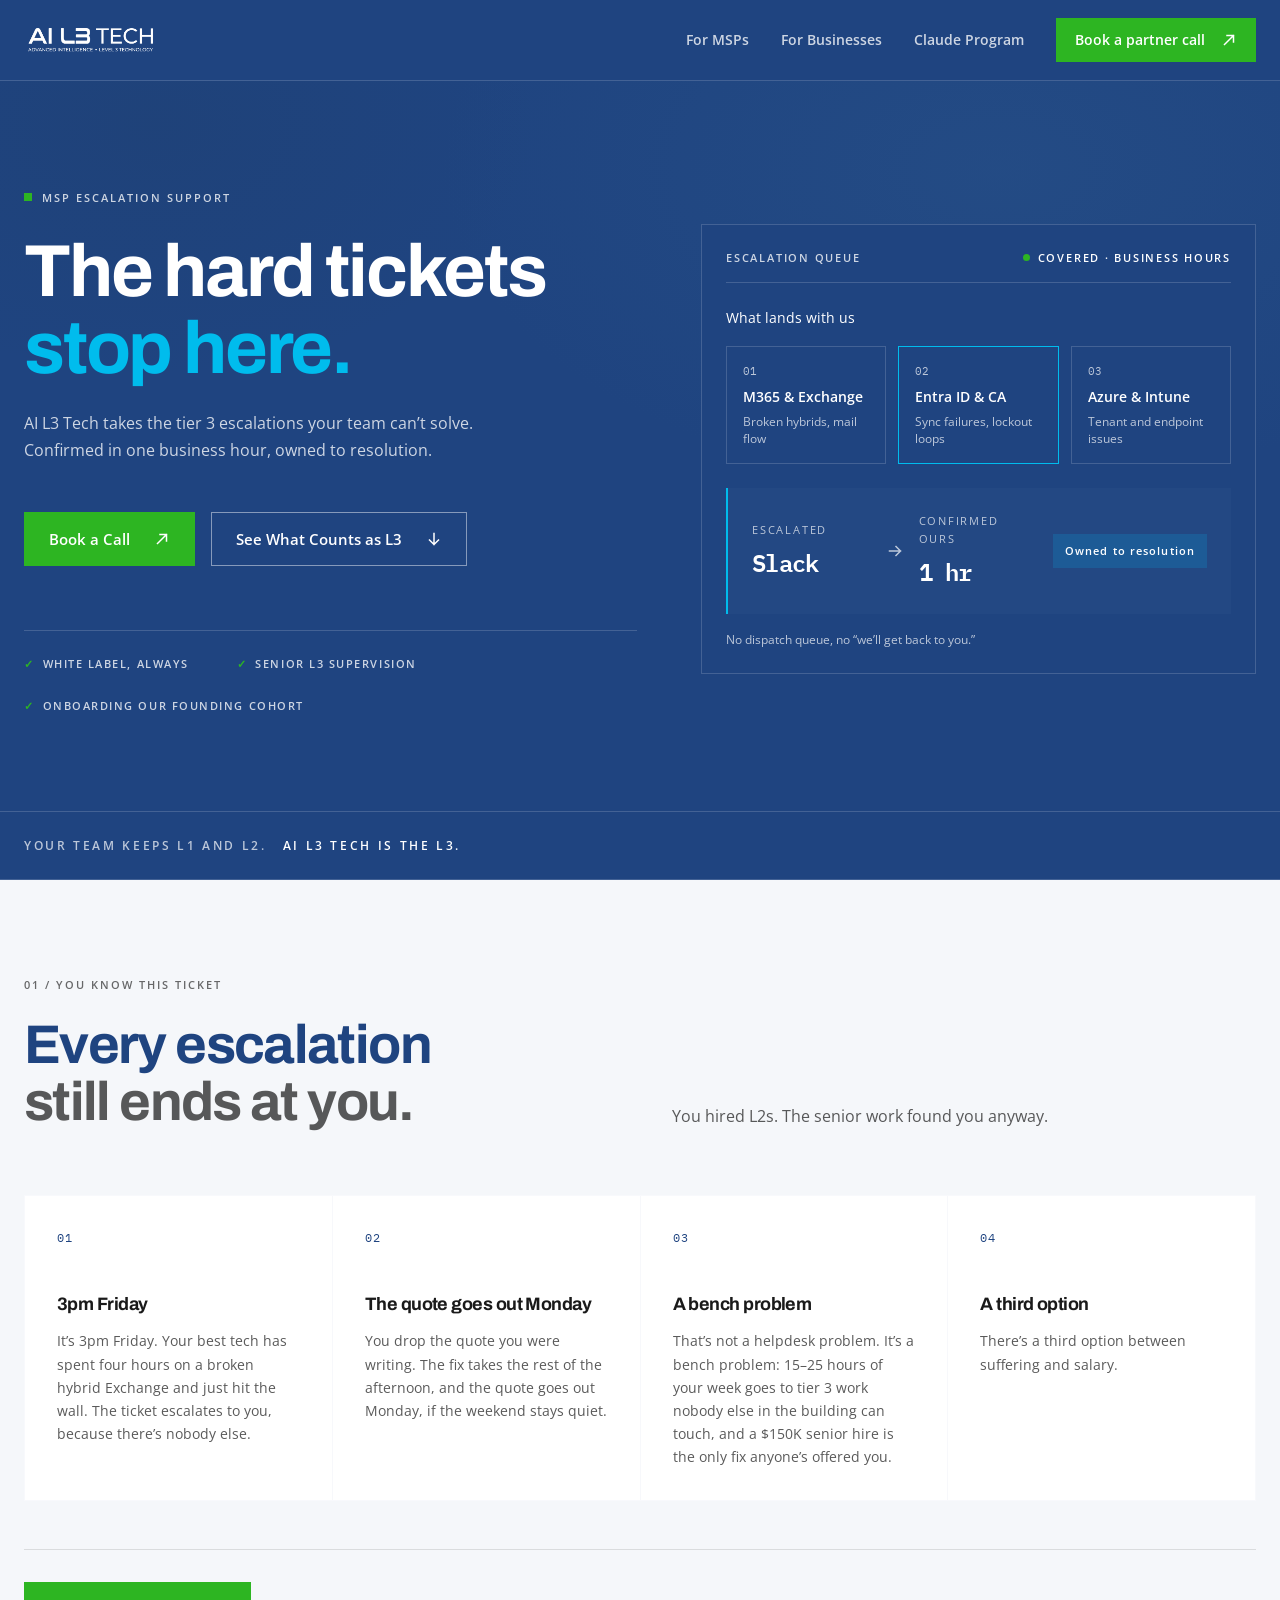
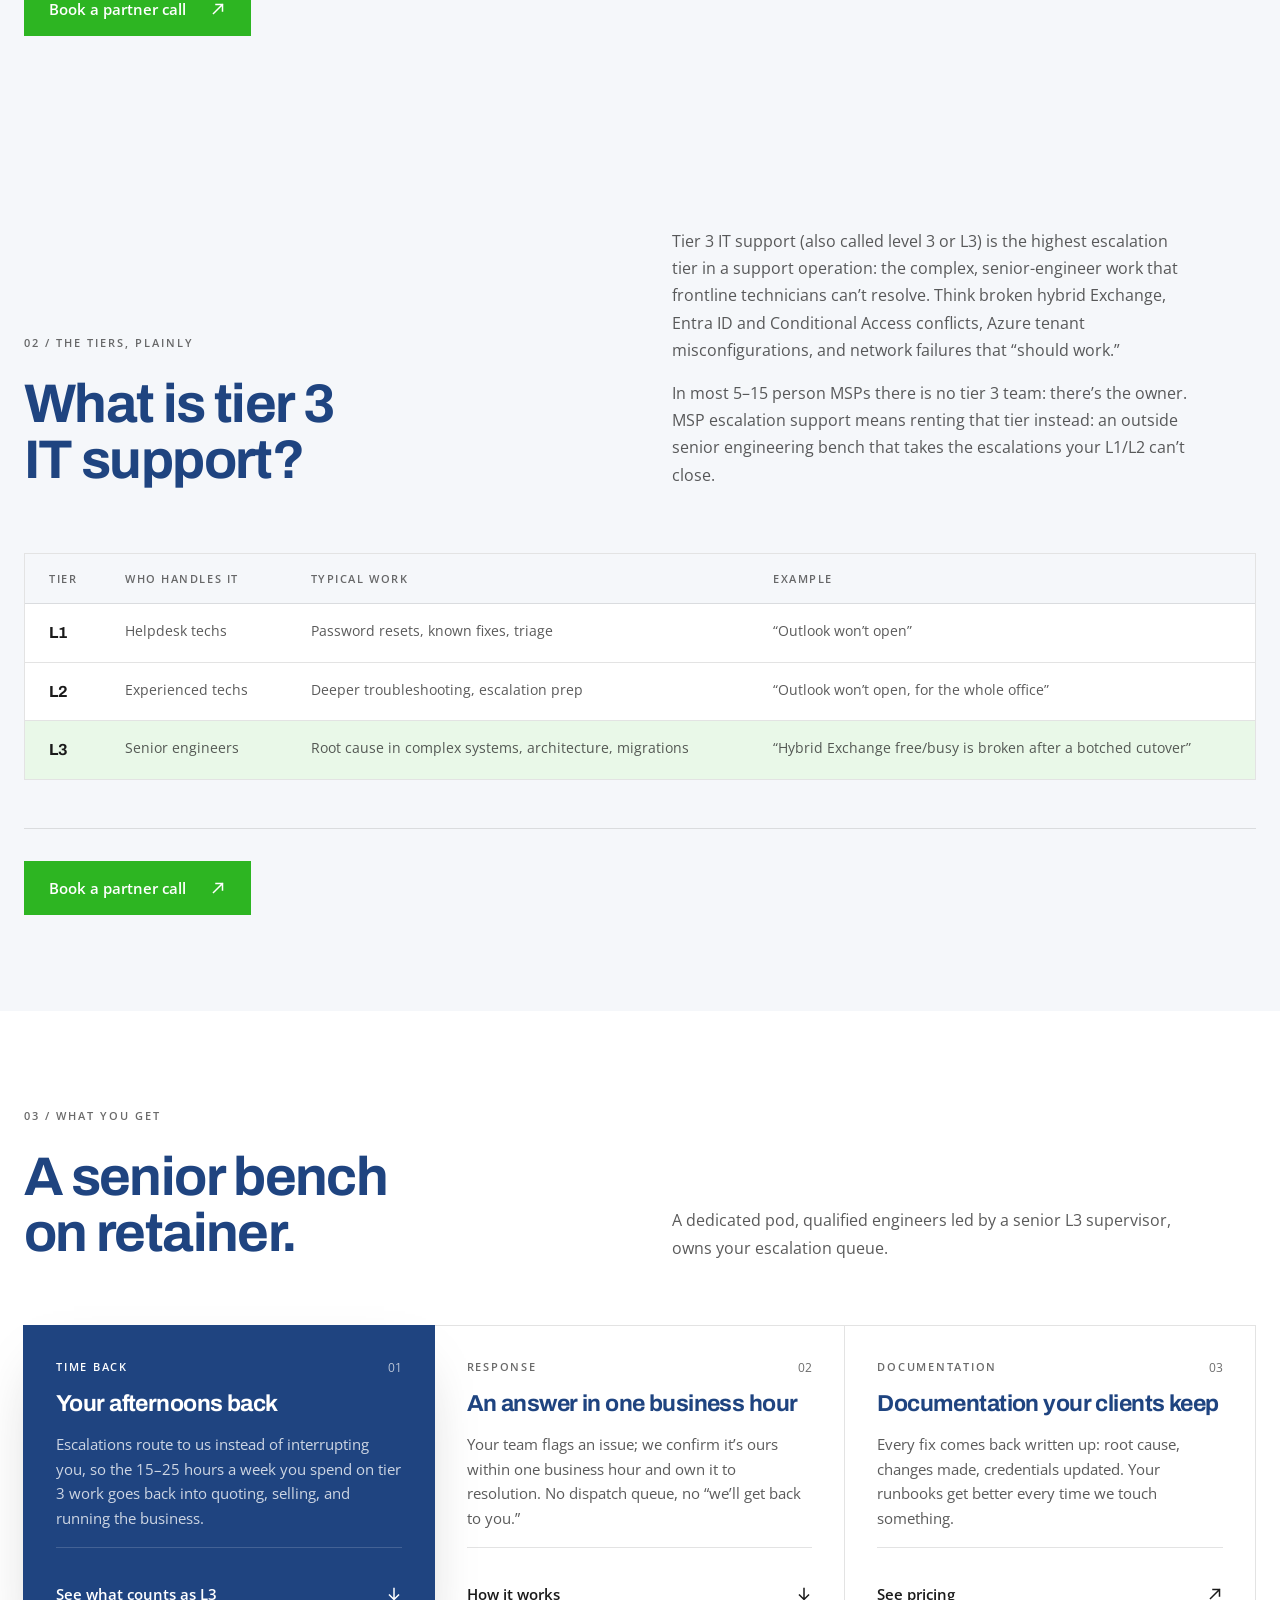
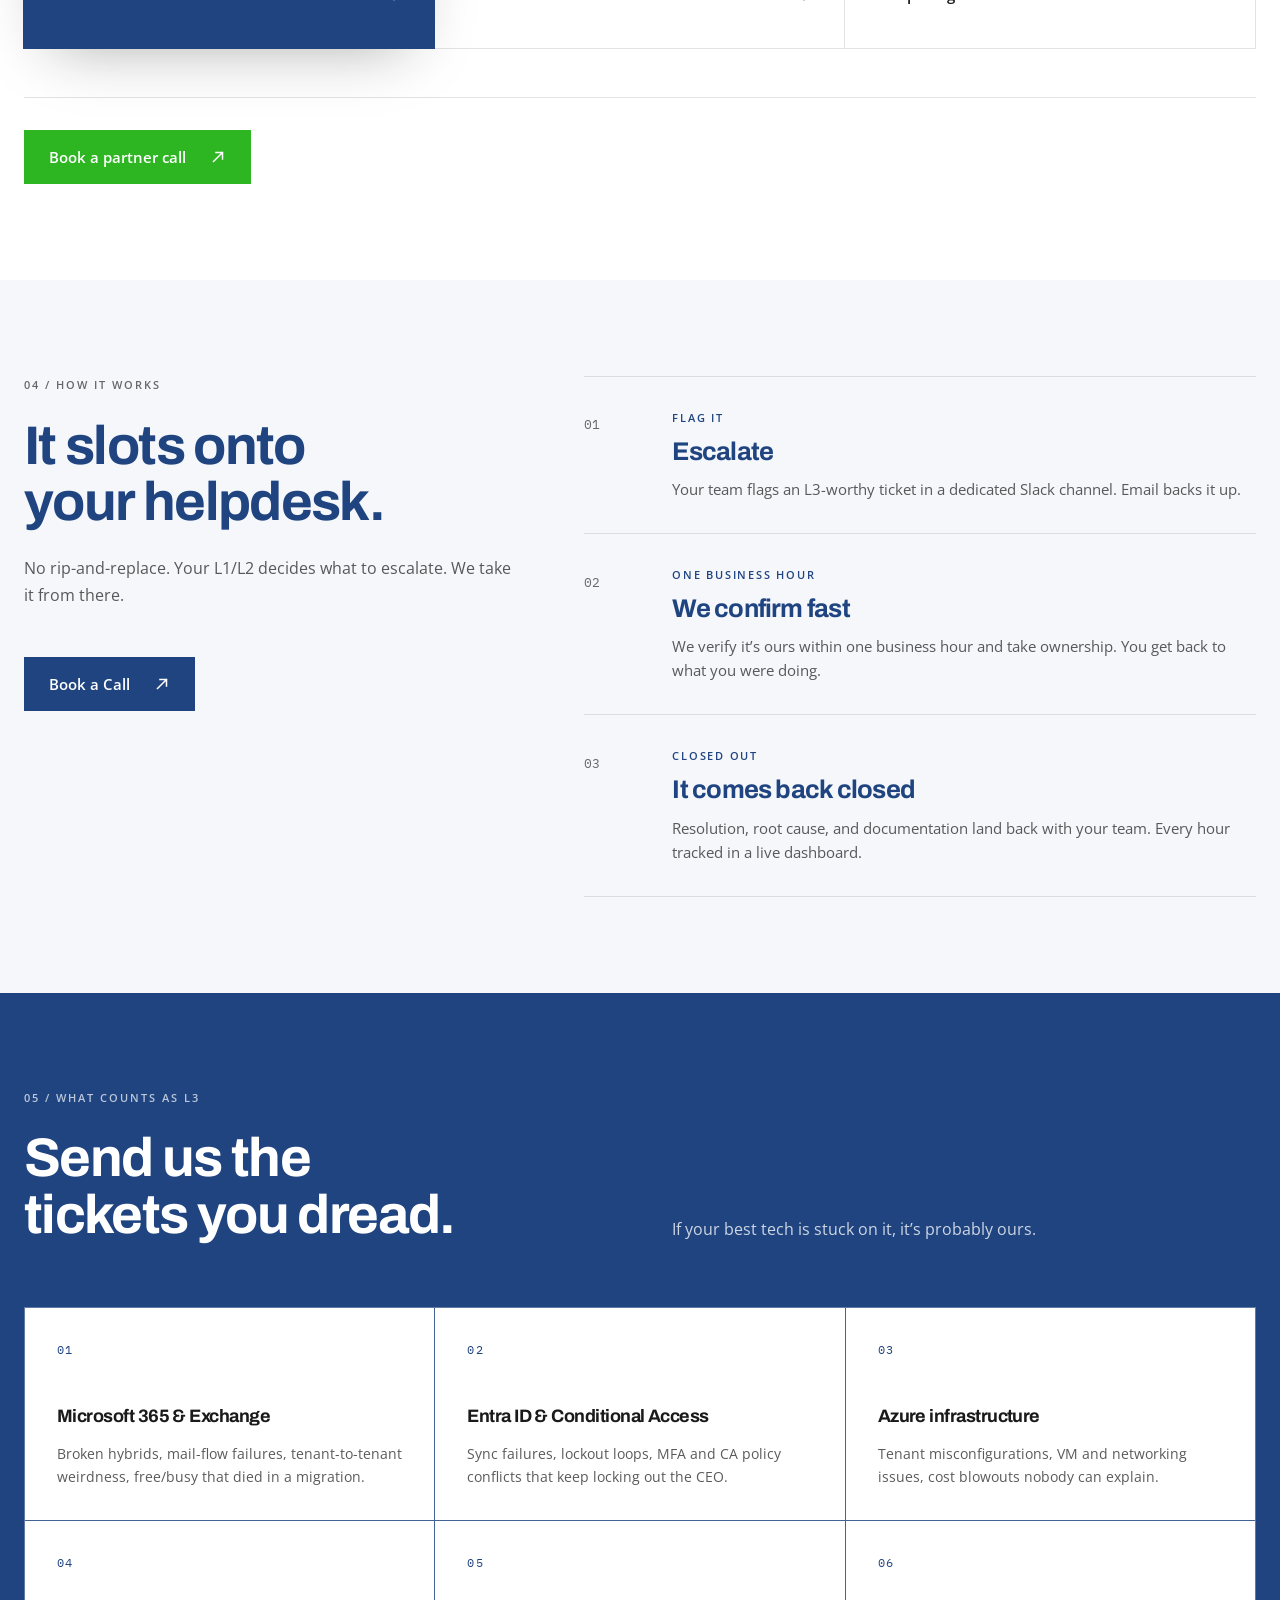
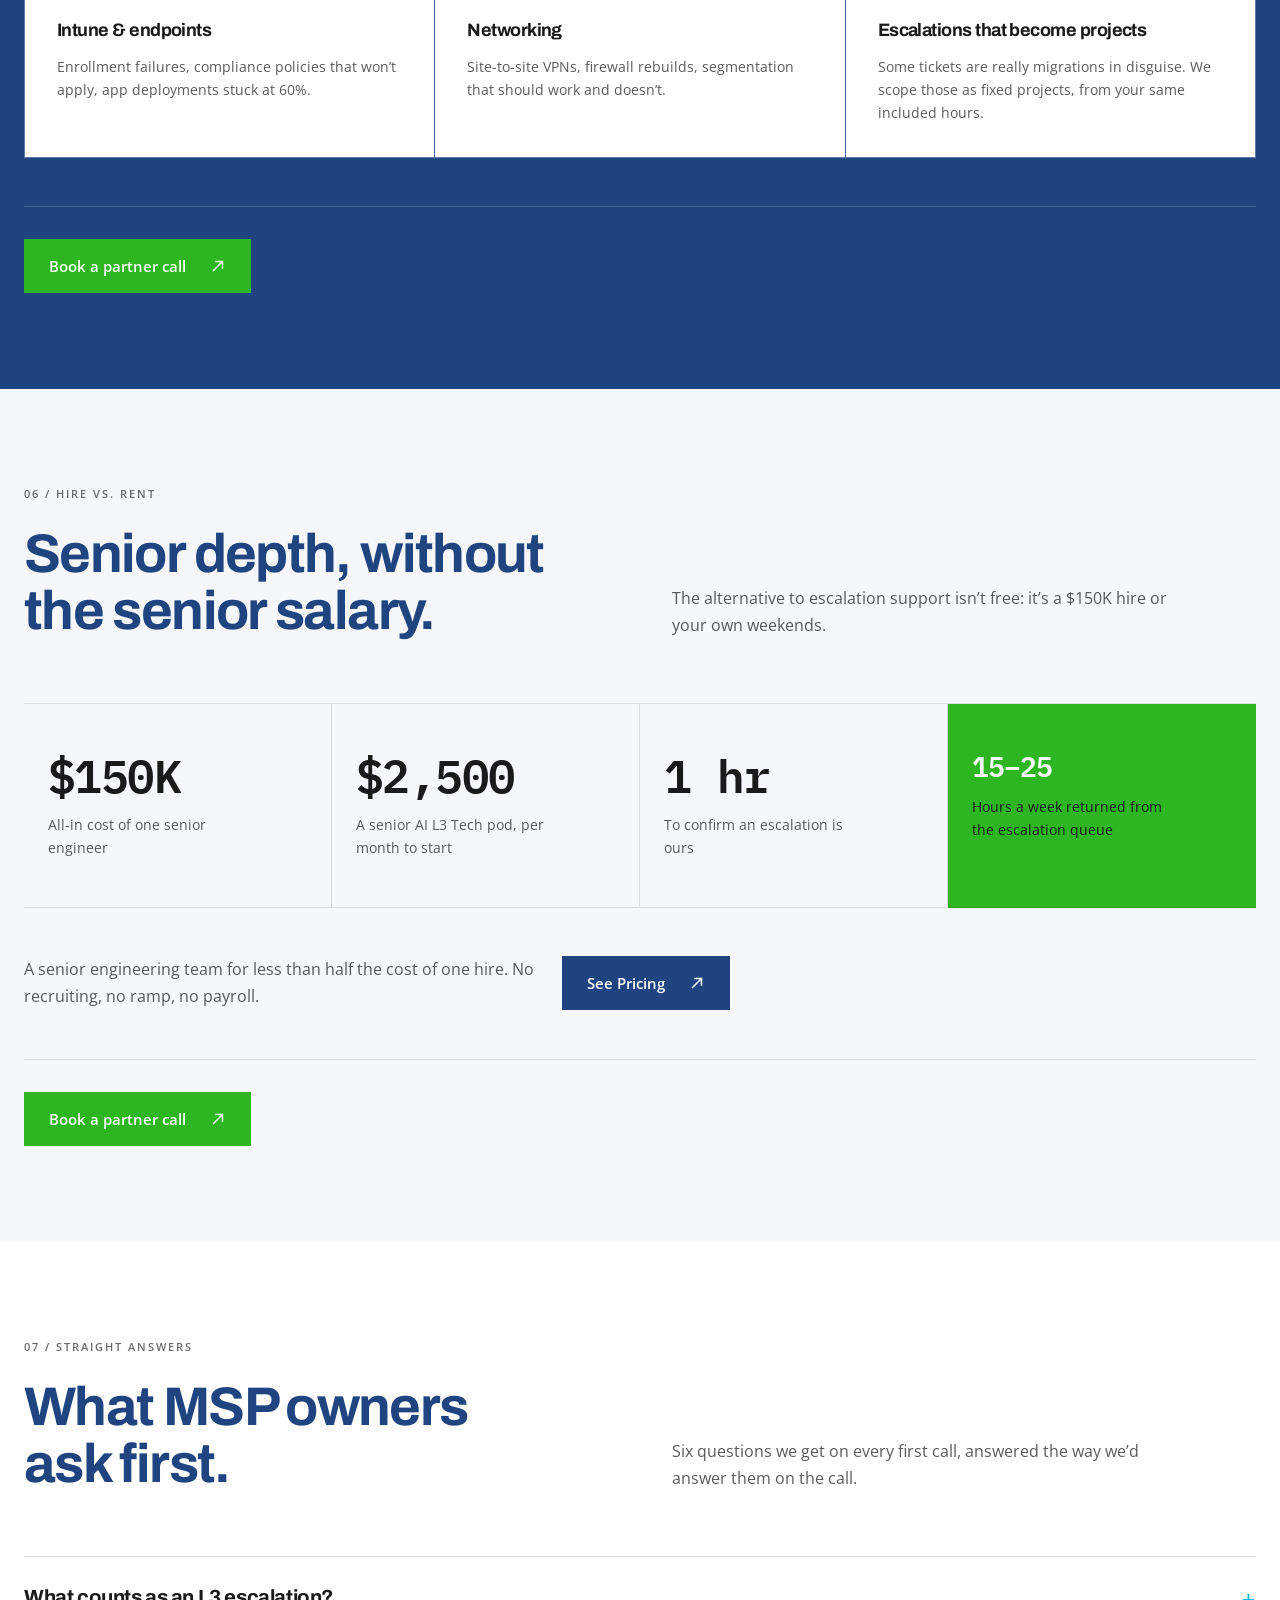
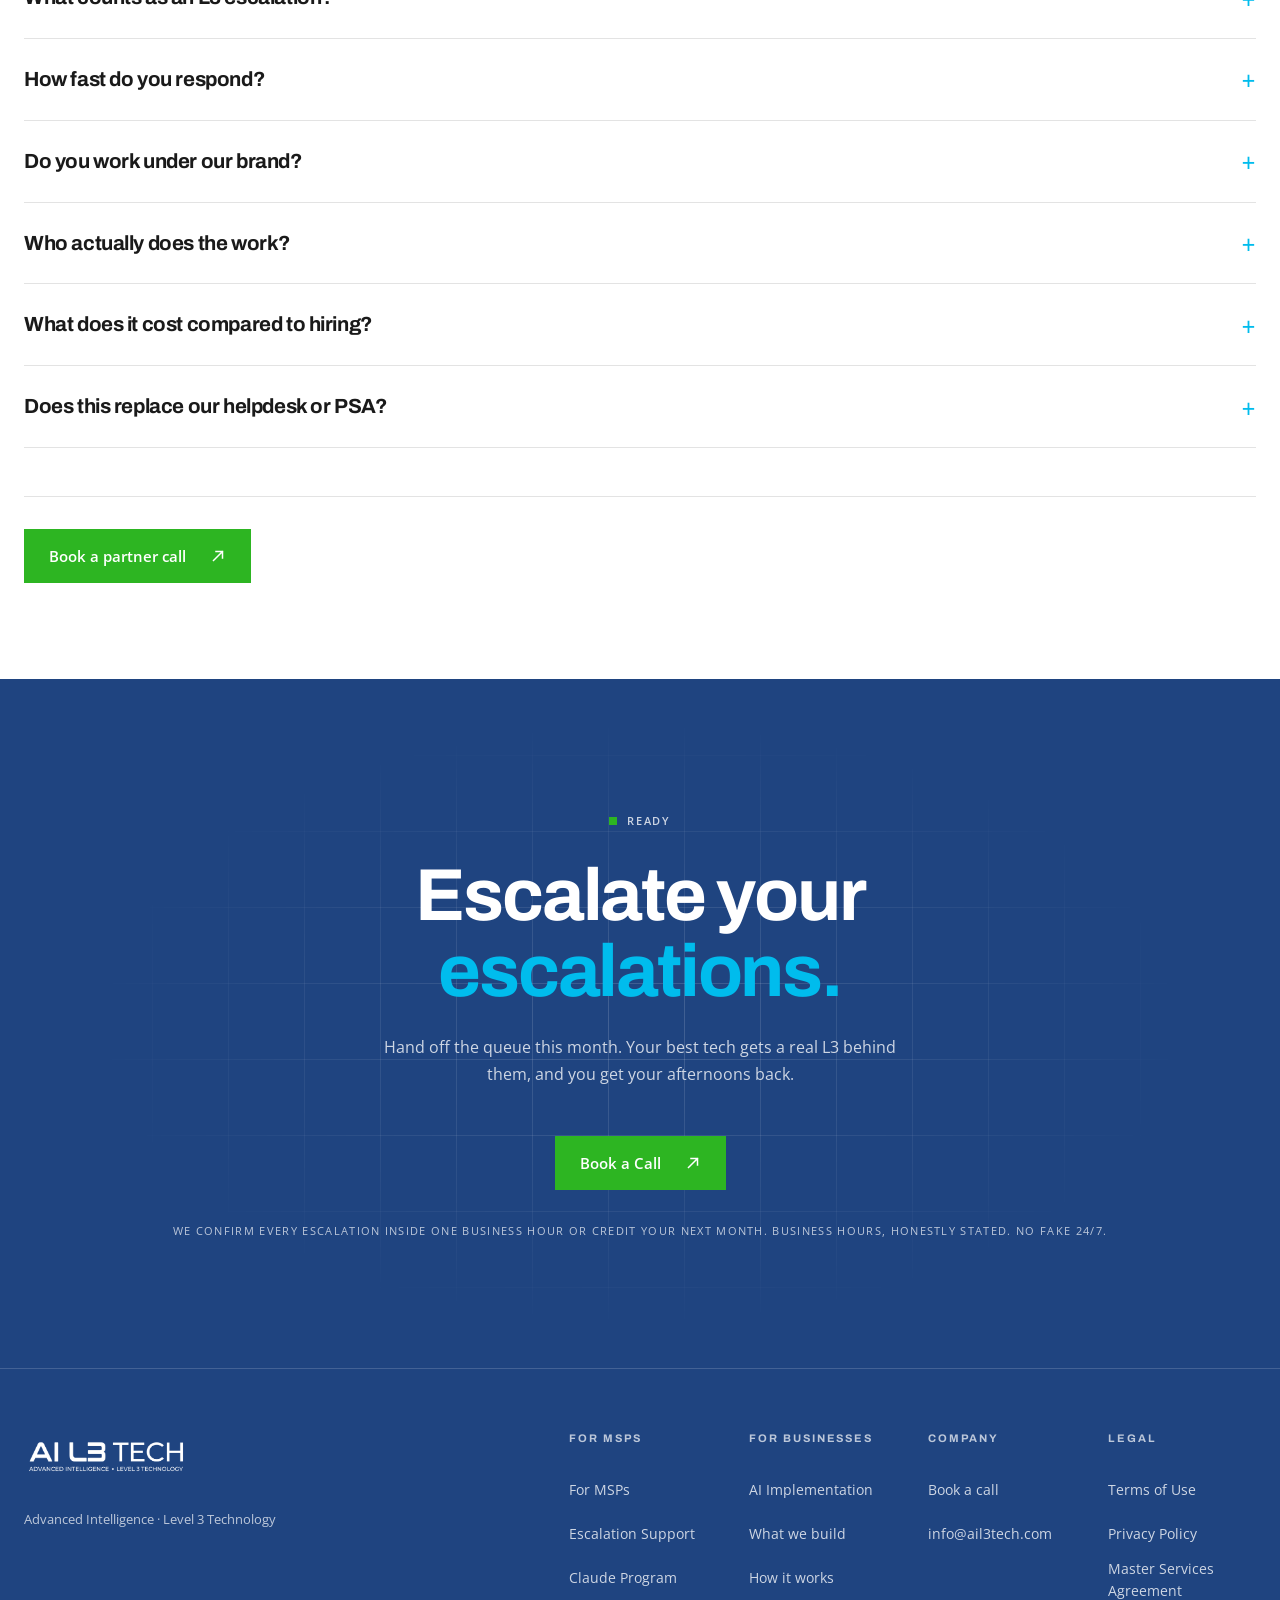
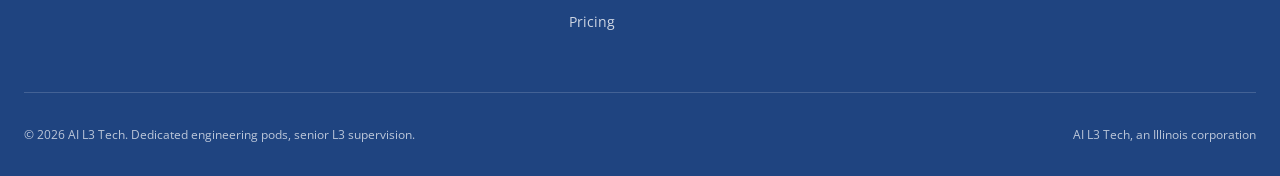
<file: escalation-support.html>
<!DOCTYPE html>
<html lang="en-US">
<head>
<meta charset="utf-8">
<meta name="viewport" content="width=device-width, initial-scale=1">
<title>MSP Escalation Support: Tier 3 Engineers on Retainer | AI L3 Tech</title>
<meta name="description" content="AI L3 Tech takes the tier 3 escalations your team can't solve. Confirmed in one business hour, owned to resolution.">

<link rel="canonical" href="https://ail3tech.com/escalation-support">
<meta name="robots" content="index, follow, max-snippet:-1, max-image-preview:large, max-video-preview:-1">
<meta name="author" content="AI L3 Tech">

<link rel="preconnect" href="https://fonts.googleapis.com">
<link rel="preconnect" href="https://fonts.gstatic.com" crossorigin>
<link rel="stylesheet" href="https://fonts.googleapis.com/css2?family=Archivo:wght@700;800&family=Open+Sans:wght@400;600&family=IBM+Plex+Mono:wght@400;600&display=swap">

<link rel="icon" href="/favicon.ico" sizes="any">
<link rel="icon" type="image/png" sizes="32x32" href="assets/img/favicon-32.png">
<link rel="icon" type="image/png" sizes="16x16" href="assets/img/favicon-16.png">
<link rel="apple-touch-icon" sizes="180x180" href="assets/img/apple-touch-icon.png">
<link rel="manifest" href="site.webmanifest">
<meta name="theme-color" content="#1F4480">

<meta property="og:type" content="website">
<meta property="og:site_name" content="AI L3 Tech">
<meta property="og:locale" content="en_US">
<meta property="og:url" content="https://ail3tech.com/escalation-support">
<meta property="og:title" content="MSP Escalation Support: Tier 3 Engineers on Retainer | AI L3 Tech">
<meta property="og:description" content="AI L3 Tech takes the tier 3 escalations your team can't solve. Confirmed in one business hour, owned to resolution.">
<meta property="og:image" content="https://ail3tech.com/assets/img/og-escalation.png">
<meta property="og:image:width" content="1200">
<meta property="og:image:height" content="630">
<meta property="og:image:alt" content="AI L3 Tech. The hard tickets stop here.">

<meta name="twitter:card" content="summary_large_image">
<meta name="twitter:title" content="MSP Escalation Support: Tier 3 Engineers on Retainer | AI L3 Tech">
<meta name="twitter:description" content="AI L3 Tech takes the tier 3 escalations your team can't solve. Confirmed in one business hour, owned to resolution.">
<meta name="twitter:image" content="https://ail3tech.com/assets/img/og-escalation.png">

<link rel="stylesheet" href="assets/css/ail3.css?v=6875e9c231">
<script type="application/ld+json">
{
  "@context": "https://schema.org",
  "@graph": [
    {
      "@type": [
        "Organization",
        "ProfessionalService"
      ],
      "@id": "https://ail3tech.com/#organization",
      "name": "AI L3 Tech",
      "alternateName": [
        "AIL3 Tech",
        "AIL3"
      ],
      "legalName": "AI L3 Tech Corporation",
      "url": "https://ail3tech.com/",
      "logo": {
        "@type": "ImageObject",
        "url": "https://ail3tech.com/assets/img/og-logo.png",
        "width": 1200,
        "height": 630
      },
      "image": "https://ail3tech.com/assets/img/og-logo.png",
      "email": "info@ail3tech.com",
      "slogan": "The tech you don't have time to figure out. HANDLED.",
      "description": "AI L3 Tech provides senior engineering in two forms: white-label L3 escalation and project delivery for managed service providers, and Claude AI implementation, app development and custom AI applications for growing businesses.",
      "address": {
        "@type": "PostalAddress",
        "addressRegion": "IL",
        "addressCountry": "US"
      },
      "areaServed": {
        "@type": "Country",
        "name": "United States"
      },
      "knowsAbout": [
        "Level 3 IT support",
        "MSP escalation support",
        "White label IT engineering",
        "Microsoft 365 migration",
        "Microsoft Entra ID",
        "Conditional Access",
        "Microsoft Intune",
        "Azure infrastructure",
        "Server to cloud migration",
        "Mailbox migration",
        "Claude implementation",
        "AI app development",
        "Custom AI applications",
        "AI for law practices",
        "AI for accounting practices",
        "AI for real estate agents",
        "AI for contractors",
        "AI for engineering companies",
        "AI for landscaping companies"
      ],
      "contactPoint": [
        {
          "@type": "ContactPoint",
          "contactType": "sales",
          "email": "info@ail3tech.com",
          "url": "https://ail3tech.com/book",
          "areaServed": "US",
          "availableLanguage": "English"
        }
      ]
    },
    {
      "@type": "WebPage",
      "@id": "https://ail3tech.com/escalation-support#webpage",
      "url": "https://ail3tech.com/escalation-support",
      "name": "MSP Escalation Support: Tier 3 Engineers on Retainer | AI L3 Tech",
      "description": "AI L3 Tech takes the tier 3 escalations your team can't solve. Confirmed in one business hour, owned to resolution.",
      "inLanguage": "en-US",
      "isPartOf": {
        "@id": "https://ail3tech.com/#website"
      },
      "about": {
        "@id": "https://ail3tech.com/#organization"
      },
      "primaryImageOfPage": {
        "@type": "ImageObject",
        "url": "https://ail3tech.com/assets/img/og-escalation.png"
      }
    },
    {
      "@type": "BreadcrumbList",
      "@id": "https://ail3tech.com/escalation-support#breadcrumb",
      "itemListElement": [
        {
          "@type": "ListItem",
          "position": 1,
          "name": "Home",
          "item": "https://ail3tech.com/"
        },
        {
          "@type": "ListItem",
          "position": 2,
          "name": "MSP Escalation Support",
          "item": "https://ail3tech.com/escalation-support"
        }
      ]
    },
    {
      "@type": "Service",
      "@id": "https://ail3tech.com/escalation-support#service",
      "serviceType": "Tier 3 IT escalation support for managed service providers",
      "provider": {
        "@id": "https://ail3tech.com/#organization"
      },
      "areaServed": {
        "@type": "Country",
        "name": "United States"
      },
      "audience": {
        "@type": "BusinessAudience",
        "name": "Managed service providers"
      },
      "description": "AI L3 Tech takes the tier 3 escalations your team can't solve. Confirmed in one business hour, owned to resolution."
    },
    {
      "@type": "FAQPage",
      "@id": "https://ail3tech.com/escalation-support#faq",
      "mainEntity": [
        {
          "@type": "Question",
          "name": "What counts as an L3 escalation?",
          "acceptedAnswer": {
            "@type": "Answer",
            "text": "Anything your L1/L2 can’t close: Microsoft 365 and Exchange breakage, Entra ID and Conditional Access conflicts, Azure tenant issues, Intune failures, and complex networking. If you’d normally handle it yourself, escalate it. We confirm whether it’s ours within one business hour."
          }
        },
        {
          "@type": "Question",
          "name": "How fast do you respond?",
          "acceptedAnswer": {
            "@type": "Answer",
            "text": "We confirm ownership of an escalation within one business hour, then work it to resolution. We operate business hours and say so honestly. No fake 24/7. If we miss the SLA window, we credit your next month."
          }
        },
        {
          "@type": "Question",
          "name": "Do you work under our brand?",
          "acceptedAnswer": {
            "@type": "Answer",
            "text": "Yes. We work for you, as an extension of your team. Escalations run behind your helpdesk, invisible to end clients, and client-facing project work is delivered under your brand with white-label project management."
          }
        },
        {
          "@type": "Question",
          "name": "Who actually does the work?",
          "acceptedAnswer": {
            "@type": "Answer",
            "text": "A dedicated pod of qualified engineers, led and quality-controlled by a senior L3 supervisor. We staff each pod with the right people for the work. The difference is seniority, supervision, and documentation discipline, not geography."
          }
        },
        {
          "@type": "Question",
          "name": "What does it cost compared to hiring?",
          "acceptedAnswer": {
            "@type": "Answer",
            "text": "Plans start at $2,500/month for 10 included senior-engineer hours; a full-time senior engineer runs about $150K a year all-in. Most 5–15 person MSPs can’t pin that salary to any one client’s MRR. A monthly bench they can size up or down pins to all of them."
          }
        },
        {
          "@type": "Question",
          "name": "Does this replace our helpdesk or PSA?",
          "acceptedAnswer": {
            "@type": "Answer",
            "text": "No. Your team keeps working your PSA exactly as they do now, and decides what to escalate. We add a Slack channel and an email address on top. That’s the whole integration."
          }
        }
      ]
    }
  ]
}
</script>
</head>
<body>

<a class="skip-link" href="#main">Skip to content</a>

<!-- ============================= NAV ============================= -->
<nav class="nav" aria-label="Main">
  <div class="wrap">
    <a class="nav-logo" href="index.html" aria-label="AI L3 Tech home">
      <img src="assets/img/ail3-logo-white.png" alt="AI L3 Tech" width="512" height="131">
    </a>

    <button class="nav-toggle" type="button" aria-expanded="false" aria-controls="nav-links" aria-label="Menu">
      <span></span>
    </button>

    <div class="nav-links" id="nav-links">
      <a href="msp.html">For MSPs</a>
      <a href="ai.html">For Businesses</a>
      <a href="claude-launch-program.html">Claude Program</a>
      <a class="btn btn--lime btn--sm" href="book.html">
        Book a partner call <span class="arw" aria-hidden="true"><svg viewBox="0 0 16 16" aria-hidden="true" focusable="false"><path d="M3.5 12.5 12.5 3.5M6 3.5h6.5v6.5"/></svg></span>
      </a>
    </div>
  </div>
</nav>

<main id="main">

<!-- ============================= HERO ============================= -->
<header class="hero band-dark">
  <div class="wrap">
    <div class="hero-grid">

      <div>
        <span class="eyebrow">MSP escalation support</span>

        <h1 class="display-1">The hard tickets<br><span class="accent">stop here.</span></h1>

        <p class="lead">AI L3 Tech takes the tier 3 escalations your team can&rsquo;t solve. Confirmed in one business hour, owned to resolution.</p>

        <div class="btn-row">
          <a class="btn btn--lime" href="book.html">
            Book a Call <span class="arw" aria-hidden="true"><svg viewBox="0 0 16 16" aria-hidden="true" focusable="false"><path d="M3.5 12.5 12.5 3.5M6 3.5h6.5v6.5"/></svg></span>
          </a>
          <a class="btn btn--outline" href="#scope">
            See What Counts as L3 <span class="arw" aria-hidden="true"><svg viewBox="0 0 16 16" aria-hidden="true" focusable="false"><path d="M8 2.5v11M3.5 9 8 13.5 12.5 9"/></svg></span>
          </a>
        </div>

        <ul class="trust-row">
          <li><span class="tick" aria-hidden="true">&#10003;</span> White label, always</li>
          <li><span class="tick" aria-hidden="true">&#10003;</span> Senior L3 supervision</li>
          <li><span class="tick" aria-hidden="true">&#10003;</span> Onboarding our founding cohort</li>
        </ul>
      </div>

      <div class="panel reveal">
        <div class="panel-head">
          <span>Escalation queue</span>
          <span class="pulse">Covered &middot; business hours</span>
        </div>

        <p class="panel-label">What lands with us</p>

        <div class="flow">
          <div class="flow-step">
            <div class="n">01</div>
            <div class="t">M365 &amp; Exchange</div>
            <div class="d">Broken hybrids, mail flow</div>
          </div>
          <div class="flow-step is-active">
            <div class="n">02</div>
            <div class="t">Entra ID &amp; CA</div>
            <div class="d">Sync failures, lockout loops</div>
          </div>
          <div class="flow-step">
            <div class="n">03</div>
            <div class="t">Azure &amp; Intune</div>
            <div class="d">Tenant and endpoint issues</div>
          </div>
        </div>

        <div class="delta">
          <div>
            <div class="k">Escalated</div>
            <div class="v">Slack</div>
          </div>
          <div class="arrow" aria-hidden="true"><svg viewBox="0 0 16 16" aria-hidden="true" focusable="false"><path d="M2.5 8h11M9 3.5 13.5 8 9 12.5"/></svg></div>
          <div>
            <div class="k">Confirmed ours</div>
            <div class="v">1 hr</div>
          </div>
          <div class="badge">Owned to resolution</div>
        </div>

        <p class="panel-note">No dispatch queue, no &ldquo;we&rsquo;ll get back to you.&rdquo;</p>
      </div>

    </div>
  </div>
</header>

<!-- ============================= TAGLINE BAND ============================= -->
<div class="tagline-band">
  <div class="wrap">
    <span>Your team keeps L1 and L2.</span> <b>AI L3 Tech is the L3.</b>
  </div>
</div>

<!-- ============================= 01 / YOU KNOW THIS TICKET ============================= -->
<section class="section band-light" id="ticket">
  <div class="wrap">
    <div class="sec-head reveal">
      <div>
        <p class="section-tag">01 / You know this ticket</p>
        <h2 class="display-2">Every escalation<br><span class="muted">still ends at you.</span></h2>
      </div>
      <p class="lead">You hired L2s. The senior work found you anyway.</p>
    </div>

    <div class="pain-grid reveal-stagger">
      <article class="pain">
        <div class="n">01</div>
        <h3>3pm Friday</h3>
        <p>It&rsquo;s 3pm Friday. Your best tech has spent four hours on a broken hybrid Exchange and just hit the wall. The ticket escalates to you, because there&rsquo;s nobody else.</p>
      </article>
      <article class="pain">
        <div class="n">02</div>
        <h3>The quote goes out Monday</h3>
        <p>You drop the quote you were writing. The fix takes the rest of the afternoon, and the quote goes out Monday, if the weekend stays quiet.</p>
      </article>
      <article class="pain">
        <div class="n">03</div>
        <h3>A bench problem</h3>
        <p>That&rsquo;s not a helpdesk problem. It&rsquo;s a bench problem: 15&ndash;25 hours of your week goes to tier 3 work nobody else in the building can touch, and a $150K senior hire is the only fix anyone&rsquo;s offered you.</p>
      </article>
      <article class="pain">
        <div class="n">04</div>
        <h3>A third option</h3>
        <p>There&rsquo;s a third option between suffering and salary.</p>
      </article>
    </div>
  
    <div class="section-cta reveal">
      <a class="btn btn--lime" href="book.html">Book a partner call <span class="arw" aria-hidden="true"><svg viewBox="0 0 16 16" aria-hidden="true" focusable="false"><path d="M3.5 12.5 12.5 3.5M6 3.5h6.5v6.5"/></svg></span></a>
    </div>
  </div>
</section>

<!-- ============================= 02 / THE TIERS, PLAINLY ============================= -->
<section class="section band-light" id="tiers">
  <div class="wrap">
    <div class="sec-head reveal">
      <div>
        <p class="section-tag">02 / The tiers, plainly</p>
        <h2 class="display-2">What is tier 3<br>IT support?</h2>
      </div>
      <div>
        <p class="lead">Tier 3 IT support (also called level 3 or L3) is the highest escalation tier in a support operation: the complex, senior-engineer work that frontline technicians can&rsquo;t resolve. Think broken hybrid Exchange, Entra ID and Conditional Access conflicts, Azure tenant misconfigurations, and network failures that &ldquo;should work.&rdquo;</p>
        <p class="lead mt-4">In most 5&ndash;15 person MSPs there is no tier 3 team: there&rsquo;s the owner. MSP escalation support means renting that tier instead: an outside senior engineering bench that takes the escalations your L1/L2 can&rsquo;t close.</p>
      </div>
    </div>

    <!-- Focusable labeled region: the table scrolls sideways below 720px, and
         a scroll container that cannot take focus is unreachable by keyboard. -->
    <div class="table-wrap reveal" tabindex="0" role="region" aria-labelledby="tiers-caption">
      <table class="tiers">
        <caption class="visually-hidden" id="tiers-caption">Support tiers, who handles them, and typical work</caption>
        <thead>
          <tr>
            <th scope="col">Tier</th>
            <th scope="col">Who handles it</th>
            <th scope="col">Typical work</th>
            <th scope="col">Example</th>
          </tr>
        </thead>
        <tbody>
          <tr>
            <th scope="row">L1</th>
            <td>Helpdesk techs</td>
            <td>Password resets, known fixes, triage</td>
            <td>&ldquo;Outlook won&rsquo;t open&rdquo;</td>
          </tr>
          <tr>
            <th scope="row">L2</th>
            <td>Experienced techs</td>
            <td>Deeper troubleshooting, escalation prep</td>
            <td>&ldquo;Outlook won&rsquo;t open, for the whole office&rdquo;</td>
          </tr>
          <tr>
            <th scope="row">L3</th>
            <td>Senior engineers</td>
            <td>Root cause in complex systems, architecture, migrations</td>
            <td>&ldquo;Hybrid Exchange free/busy is broken after a botched cutover&rdquo;</td>
          </tr>
        </tbody>
      </table>
    </div>
  
    <div class="section-cta reveal">
      <a class="btn btn--lime" href="book.html">Book a partner call <span class="arw" aria-hidden="true"><svg viewBox="0 0 16 16" aria-hidden="true" focusable="false"><path d="M3.5 12.5 12.5 3.5M6 3.5h6.5v6.5"/></svg></span></a>
    </div>
  </div>
</section>

<!-- ============================= 03 / WHAT YOU GET ============================= -->
<section class="section band-white" id="what">
  <div class="wrap">
    <div class="sec-head reveal">
      <div>
        <p class="section-tag">03 / What you get</p>
        <h2 class="display-2">A senior bench<br>on retainer.</h2>
      </div>
      <p class="lead">A dedicated pod, qualified engineers led by a senior L3 supervisor, owns your escalation queue.</p>
    </div>

    <div class="card-grid reveal-stagger">
      <article class="card card--feature">
        <div class="n">01</div>
        <p class="card-kicker">Time back</p>
        <h3>Your afternoons back</h3>
        <p>Escalations route to us instead of interrupting you, so the 15&ndash;25 hours a week you spend on tier 3 work goes back into quoting, selling, and running the business.</p>
        <div class="card-foot">
          <a class="link-arrow" href="#scope">See what counts as L3 <span class="arw" aria-hidden="true"><svg viewBox="0 0 16 16" aria-hidden="true" focusable="false"><path d="M8 2.5v11M3.5 9 8 13.5 12.5 9"/></svg></span></a>
        </div>
      </article>

      <article class="card">
        <div class="n">02</div>
        <p class="card-kicker">Response</p>
        <h3>An answer in one business hour</h3>
        <p>Your team flags an issue; we confirm it&rsquo;s ours within one business hour and own it to resolution. No dispatch queue, no &ldquo;we&rsquo;ll get back to you.&rdquo;</p>
        <div class="card-foot">
          <a class="link-arrow" href="#how">How it works <span class="arw" aria-hidden="true"><svg viewBox="0 0 16 16" aria-hidden="true" focusable="false"><path d="M8 2.5v11M3.5 9 8 13.5 12.5 9"/></svg></span></a>
        </div>
      </article>

      <article class="card">
        <div class="n">03</div>
        <p class="card-kicker">Documentation</p>
        <h3>Documentation your clients keep</h3>
        <p>Every fix comes back written up: root cause, changes made, credentials updated. Your runbooks get better every time we touch something.</p>
        <div class="card-foot">
          <a class="link-arrow" href="msp.html#pricing">See pricing <span class="arw" aria-hidden="true"><svg viewBox="0 0 16 16" aria-hidden="true" focusable="false"><path d="M3.5 12.5 12.5 3.5M6 3.5h6.5v6.5"/></svg></span></a>
        </div>
      </article>
    </div>
  
    <div class="section-cta reveal">
      <a class="btn btn--lime" href="book.html">Book a partner call <span class="arw" aria-hidden="true"><svg viewBox="0 0 16 16" aria-hidden="true" focusable="false"><path d="M3.5 12.5 12.5 3.5M6 3.5h6.5v6.5"/></svg></span></a>
    </div>
  </div>
</section>

<!-- ============================= 04 / HOW IT WORKS ============================= -->
<section class="section band-light" id="how">
  <div class="wrap">
    <div class="method-grid">
      <div class="reveal">
        <p class="section-tag">04 / How it works</p>
        <h2 class="display-2">It slots onto<br>your helpdesk.</h2>
        <p class="lead mt-5">No rip-and-replace. Your L1/L2 decides what to escalate. We take it from there.</p>

        <div class="btn-row mt-7">
          <a class="btn btn--dark" href="book.html">
            Book a Call <span class="arw" aria-hidden="true"><svg viewBox="0 0 16 16" aria-hidden="true" focusable="false"><path d="M3.5 12.5 12.5 3.5M6 3.5h6.5v6.5"/></svg></span>
          </a>
        </div>
      </div>

      <div class="method-list reveal">
        <article class="method">
          <div class="n">01</div>
          <div>
            <p class="kicker">Flag it</p>
            <h3>Escalate</h3>
            <p>Your team flags an L3-worthy ticket in a dedicated Slack channel. Email backs it up.</p>
          </div>
        </article>
        <article class="method">
          <div class="n">02</div>
          <div>
            <p class="kicker">One business hour</p>
            <h3>We confirm fast</h3>
            <p>We verify it&rsquo;s ours within one business hour and take ownership. You get back to what you were doing.</p>
          </div>
        </article>
        <article class="method">
          <div class="n">03</div>
          <div>
            <p class="kicker">Closed out</p>
            <h3>It comes back closed</h3>
            <p>Resolution, root cause, and documentation land back with your team. Every hour tracked in a live dashboard.</p>
          </div>
        </article>
      </div>
    </div>
  </div>
</section>

<!-- ============================= 05 / WHAT COUNTS AS L3 ============================= -->
<section class="section band-dark" id="scope">
  <div class="wrap">
    <div class="sec-head reveal">
      <div>
        <p class="section-tag">05 / What counts as L3</p>
        <h2 class="display-2">Send us the<br>tickets you dread.</h2>
      </div>
      <p class="lead">If your best tech is stuck on it, it&rsquo;s probably ours.</p>
    </div>

    <div class="pain-grid pain-grid--3 reveal-stagger">
      <article class="pain">
        <div class="n">01</div>
        <h3>Microsoft 365 &amp; Exchange</h3>
        <p>Broken hybrids, mail-flow failures, tenant-to-tenant weirdness, free/busy that died in a migration.</p>
      </article>
      <article class="pain">
        <div class="n">02</div>
        <h3>Entra ID &amp; Conditional Access</h3>
        <p>Sync failures, lockout loops, MFA and CA policy conflicts that keep locking out the CEO.</p>
      </article>
      <article class="pain">
        <div class="n">03</div>
        <h3>Azure infrastructure</h3>
        <p>Tenant misconfigurations, VM and networking issues, cost blowouts nobody can explain.</p>
      </article>
      <article class="pain">
        <div class="n">04</div>
        <h3>Intune &amp; endpoints</h3>
        <p>Enrollment failures, compliance policies that won&rsquo;t apply, app deployments stuck at 60%.</p>
      </article>
      <article class="pain">
        <div class="n">05</div>
        <h3>Networking</h3>
        <p>Site-to-site VPNs, firewall rebuilds, segmentation that should work and doesn&rsquo;t.</p>
      </article>
      <article class="pain">
        <div class="n">06</div>
        <h3>Escalations that become projects</h3>
        <p>Some tickets are really migrations in disguise. We scope those as fixed projects, from your same included hours.</p>
      </article>
    </div>
  
    <div class="section-cta reveal">
      <a class="btn btn--lime" href="book.html">Book a partner call <span class="arw" aria-hidden="true"><svg viewBox="0 0 16 16" aria-hidden="true" focusable="false"><path d="M3.5 12.5 12.5 3.5M6 3.5h6.5v6.5"/></svg></span></a>
    </div>
  </div>
</section>

<!-- ============================= 06 / HIRE VS RENT ============================= -->
<section class="section band-light" id="cost">
  <div class="wrap">
    <div class="sec-head reveal">
      <div>
        <p class="section-tag">06 / Hire vs. rent</p>
        <h2 class="display-2">Senior depth, without<br>the senior salary.</h2>
      </div>
      <p class="lead">The alternative to escalation support isn&rsquo;t free: it&rsquo;s a $150K hire or your own weekends.</p>
    </div>
  </div>

  <div class="wrap">
    <div class="stat-strip reveal-stagger">
      <div class="stat">
        <div class="v">$150K</div>
        <p class="k">All-in cost of one senior engineer</p>
      </div>
      <div class="stat">
        <div class="v">$2,500</div>
        <p class="k">A senior AI L3 Tech pod, per month to start</p>
      </div>
      <div class="stat">
        <div class="v">1 hr</div>
        <p class="k">To confirm an escalation is ours</p>
      </div>
      <div class="stat stat--lime">
        <div class="v">15&ndash;25</div>
        <p class="k">Hours a week returned from the escalation queue</p>
      </div>
    </div>

    <div class="btn-row mt-7">
      <p class="lead btn-row-note">A senior engineering team for less than half the cost of one hire. No recruiting, no ramp, no payroll.</p>
      <a class="btn btn--dark" href="msp.html#pricing">
        See Pricing <span class="arw" aria-hidden="true"><svg viewBox="0 0 16 16" aria-hidden="true" focusable="false"><path d="M3.5 12.5 12.5 3.5M6 3.5h6.5v6.5"/></svg></span>
      </a>
    </div>
  
    <div class="section-cta reveal">
      <a class="btn btn--lime" href="book.html">Book a partner call <span class="arw" aria-hidden="true"><svg viewBox="0 0 16 16" aria-hidden="true" focusable="false"><path d="M3.5 12.5 12.5 3.5M6 3.5h6.5v6.5"/></svg></span></a>
    </div>
  </div>
</section>

<!-- ============================= 07 / STRAIGHT ANSWERS ============================= -->
<section class="section band-white" id="faq">
  <div class="wrap">
    <div class="sec-head reveal">
      <div>
        <p class="section-tag">07 / Straight answers</p>
        <h2 class="display-2">What MSP owners<br>ask first.</h2>
      </div>
      <p class="lead">Six questions we get on every first call, answered the way we&rsquo;d answer them on the call.</p>
    </div>

    <div class="faq reveal">
      <details>
        <summary>What counts as an L3 escalation?</summary>
        <p class="answer">Anything your L1/L2 can&rsquo;t close: Microsoft 365 and Exchange breakage, Entra ID and Conditional Access conflicts, Azure tenant issues, Intune failures, and complex networking. If you&rsquo;d normally handle it yourself, escalate it. We confirm whether it&rsquo;s ours within one business hour.</p>
      </details>
      <details>
        <summary>How fast do you respond?</summary>
        <p class="answer">We confirm ownership of an escalation within one business hour, then work it to resolution. We operate business hours and say so honestly. No fake 24/7. If we miss the SLA window, we credit your next month.</p>
      </details>
      <details>
        <summary>Do you work under our brand?</summary>
        <p class="answer">Yes. We work for you, as an extension of your team. Escalations run behind your helpdesk, invisible to end clients, and client-facing project work is delivered under your brand with white-label project management.</p>
      </details>
      <details>
        <summary>Who actually does the work?</summary>
        <p class="answer">A dedicated pod of qualified engineers, led and quality-controlled by a senior L3 supervisor. We staff each pod with the right people for the work. The difference is seniority, supervision, and documentation discipline, not geography.</p>
      </details>
      <details>
        <summary>What does it cost compared to hiring?</summary>
        <p class="answer">Plans start at $2,500/month for 10 included senior-engineer hours; a full-time senior engineer runs about $150K a year all-in. Most 5&ndash;15 person MSPs can&rsquo;t pin that salary to any one client&rsquo;s MRR. A monthly bench they can size up or down pins to all of them.</p>
      </details>
      <details>
        <summary>Does this replace our helpdesk or PSA?</summary>
        <p class="answer">No. Your team keeps working your PSA exactly as they do now, and decides what to escalate. We add a Slack channel and an email address on top. That&rsquo;s the whole integration.</p>
      </details>
    </div>
  
    <div class="section-cta reveal">
      <a class="btn btn--lime" href="book.html">Book a partner call <span class="arw" aria-hidden="true"><svg viewBox="0 0 16 16" aria-hidden="true" focusable="false"><path d="M3.5 12.5 12.5 3.5M6 3.5h6.5v6.5"/></svg></span></a>
    </div>
  </div>
</section>

<!-- ============================= FINAL CTA ============================= -->
<section class="cta-final band-dark" id="ready">
  <div class="wrap">
    <span class="eyebrow">Ready</span>
    <h2 class="display-1">Escalate your<br><span class="accent">escalations.</span></h2>
    <p class="lead">Hand off the queue this month. Your best tech gets a real L3 behind them, and you get your afternoons back.</p>
    <a class="btn btn--lime" href="book.html">
      Book a Call <span class="arw" aria-hidden="true"><svg viewBox="0 0 16 16" aria-hidden="true" focusable="false"><path d="M3.5 12.5 12.5 3.5M6 3.5h6.5v6.5"/></svg></span>
    </a>
    <p class="cta-note">We confirm every escalation inside one business hour or credit your next month. Business hours, honestly stated. No fake 24/7.</p>
  </div>
</section>

</main>

<!-- ============================= FOOTER ============================= -->
<footer class="footer">
  <div class="wrap">
    <div class="footer-top">
      <div>
        <a class="footer-logo" href="index.html" aria-label="AI L3 Tech home">
          <img src="assets/img/ail3-logo-white.png" alt="AI L3 Tech" width="512" height="131">
        </a>
        <p class="footer-tag">Advanced Intelligence &middot; Level 3 Technology</p>
      </div>

      <div class="footer-cols">
        <div>
          <h2>For MSPs</h2>
          <ul>
            <li><a href="msp.html">For MSPs</a></li>
            <li><a href="escalation-support.html">Escalation Support</a></li>
            <li><a href="claude-launch-program.html">Claude Program</a></li>
            <li><a href="msp.html#pricing">Pricing</a></li>
          </ul>
        </div>
        <div>
          <h2>For Businesses</h2>
          <ul>
            <li><a href="ai.html">AI Implementation</a></li>
            <li><a href="ai.html#build">What we build</a></li>
            <li><a href="ai.html#how">How it works</a></li>
          </ul>
        </div>
        <div>
          <h2>Company</h2>
          <ul>
            <li><a href="book.html">Book a call</a></li>
            <li><a href="mailto:info@ail3tech.com">info@ail3tech.com</a></li>
          </ul>
        </div>
        <div>
          <h2>Legal</h2>
          <ul>
            <li><a href="terms-of-use.html">Terms of Use</a></li>
            <li><a href="privacy-policy.html">Privacy Policy</a></li>
            <li><a href="master-services-agreement.html">Master Services Agreement</a></li>
          </ul>
        </div>
      </div>
    </div>

    <div class="footer-bottom">
      <p>&copy; 2026 AI L3 Tech. Dedicated engineering pods, senior L3 supervision.</p>
      <p>AI L3 Tech, an Illinois corporation</p>
    </div>
  </div>
</footer>

<script src="assets/js/ail3.js?v=be330f6ce3"></script>
</body>
</html>
</file>
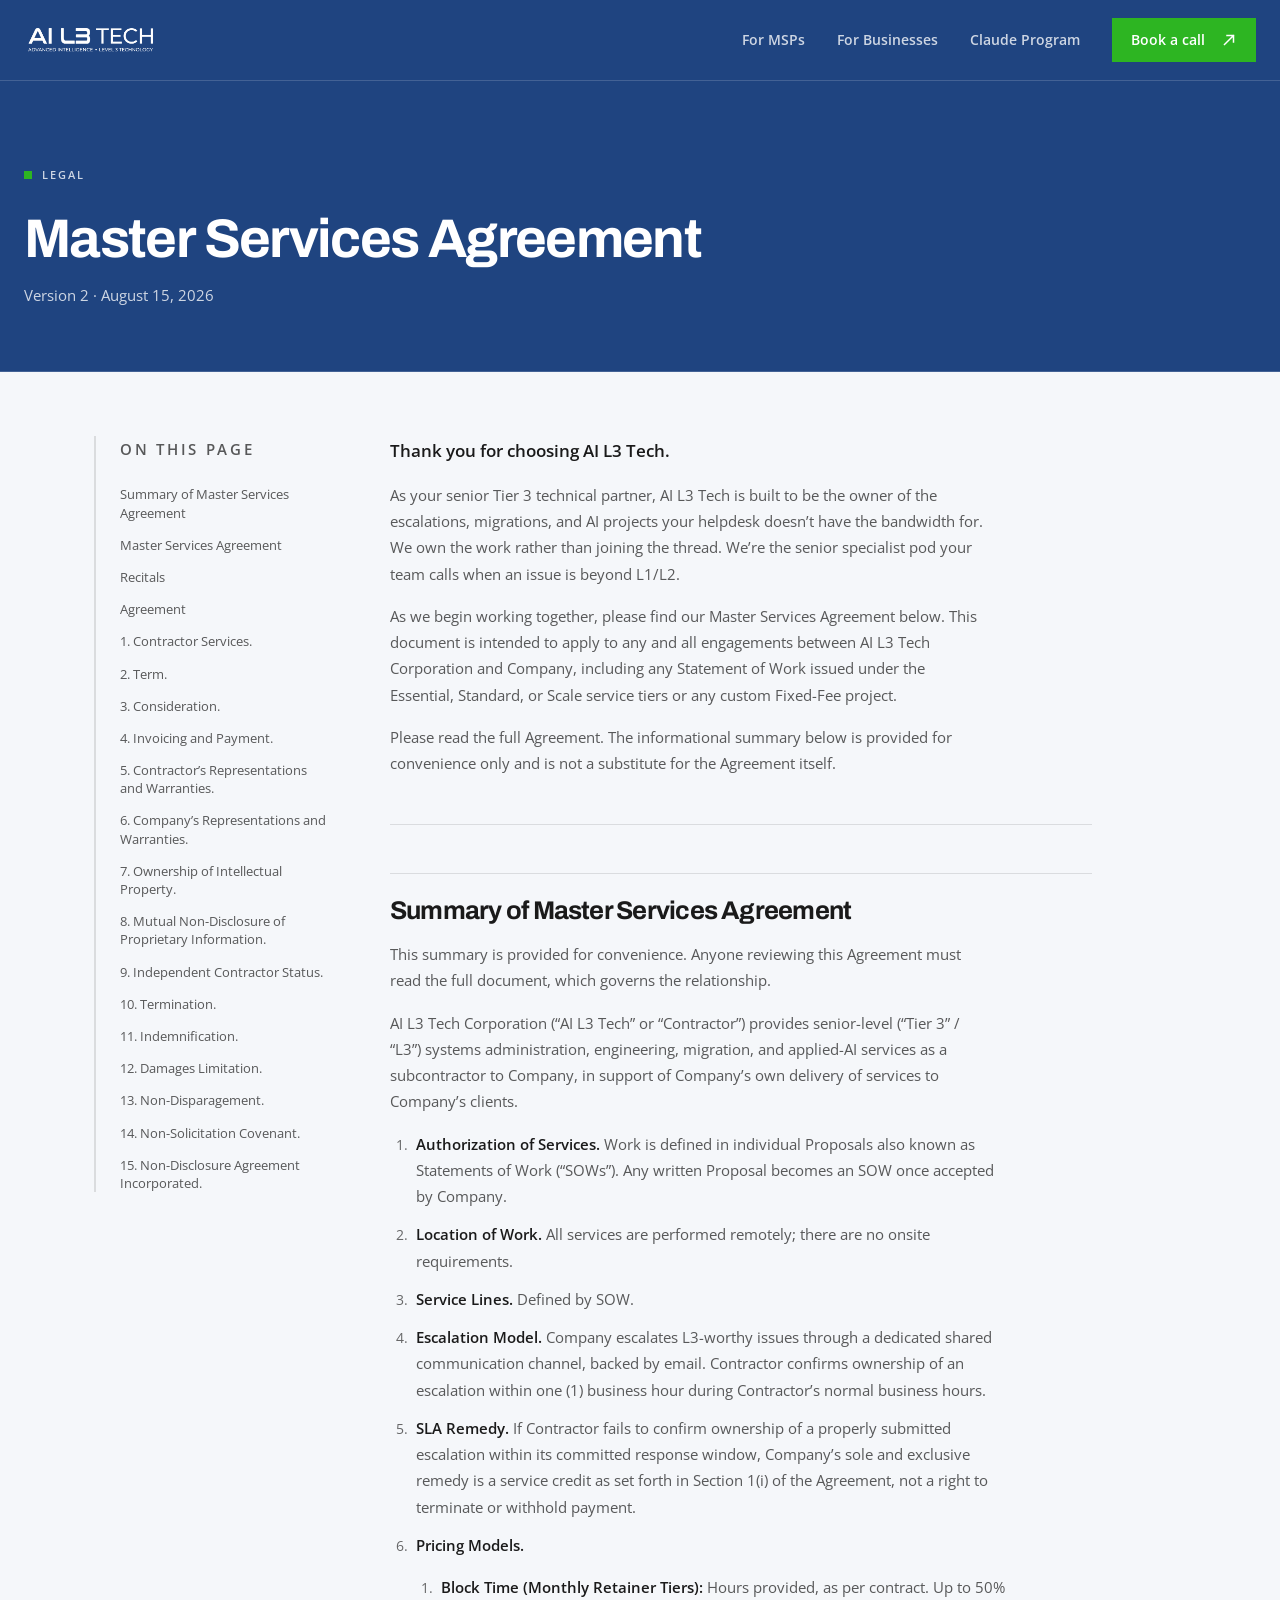
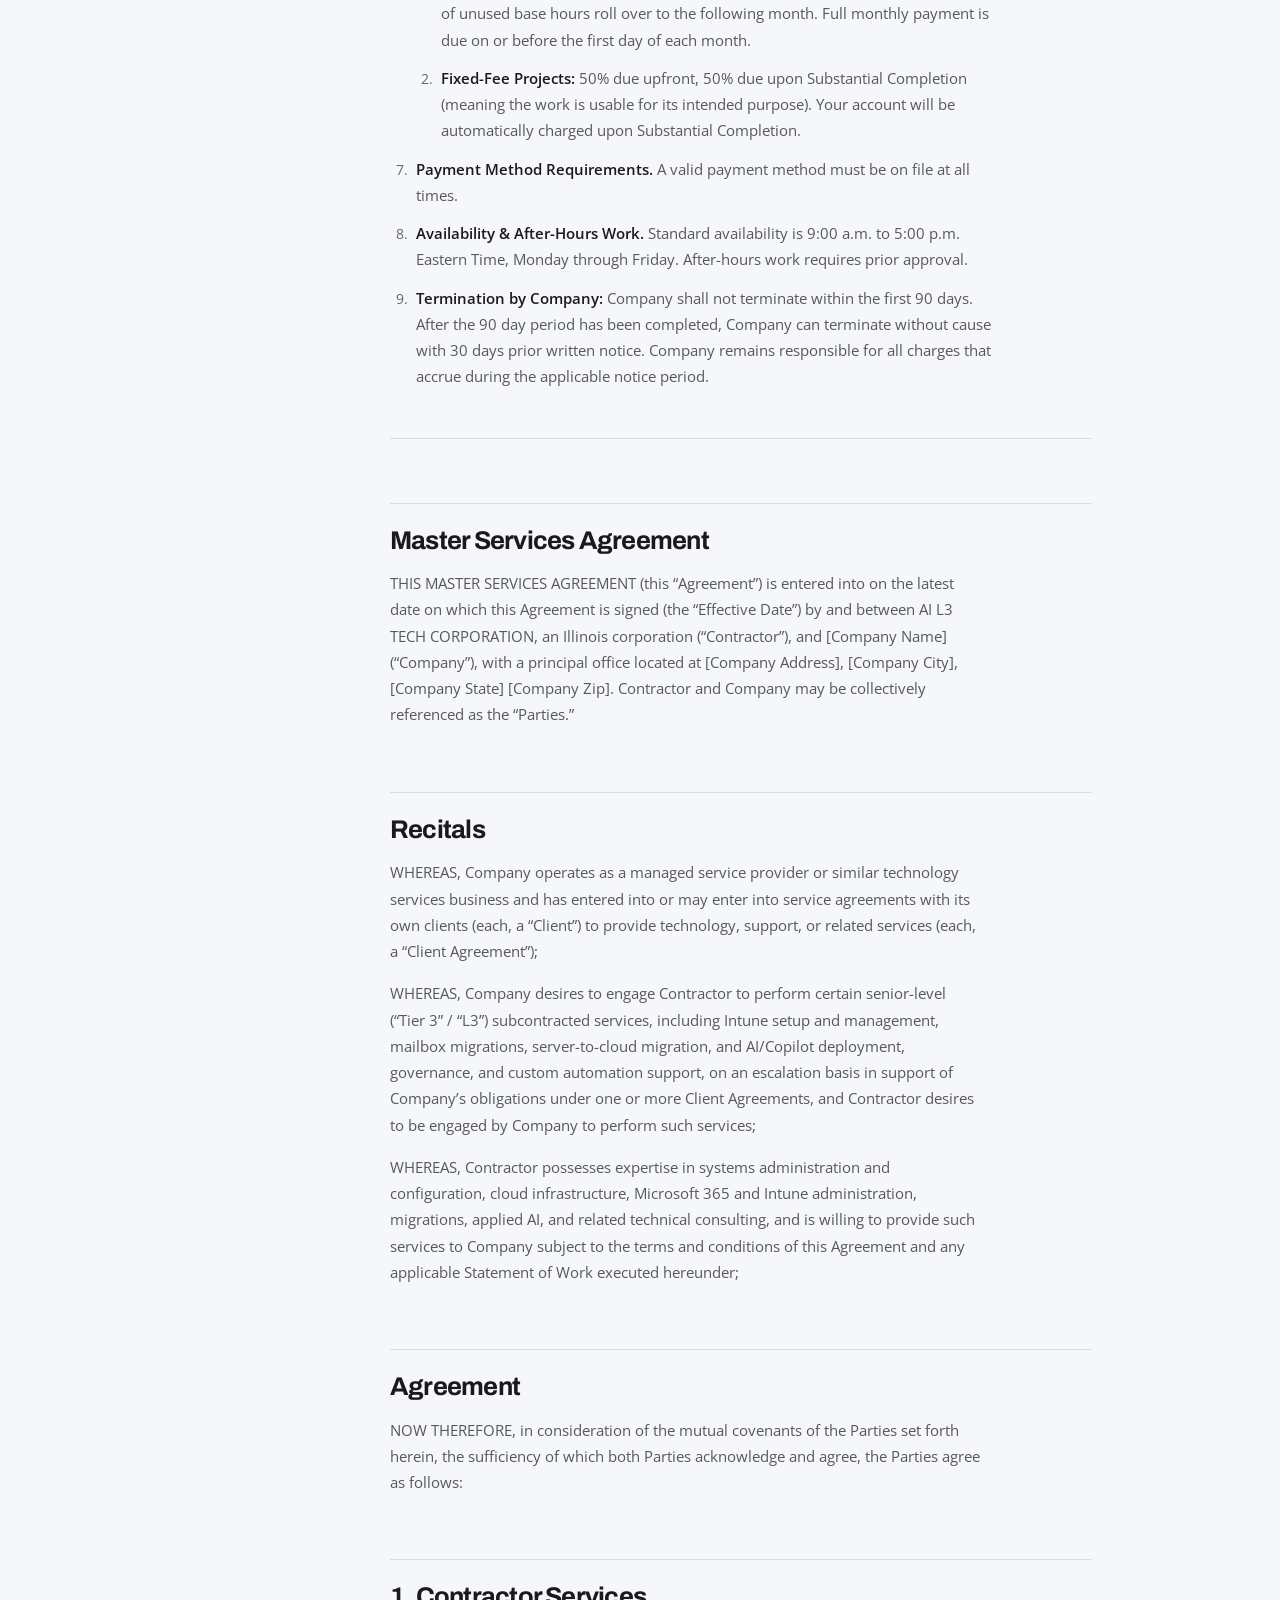
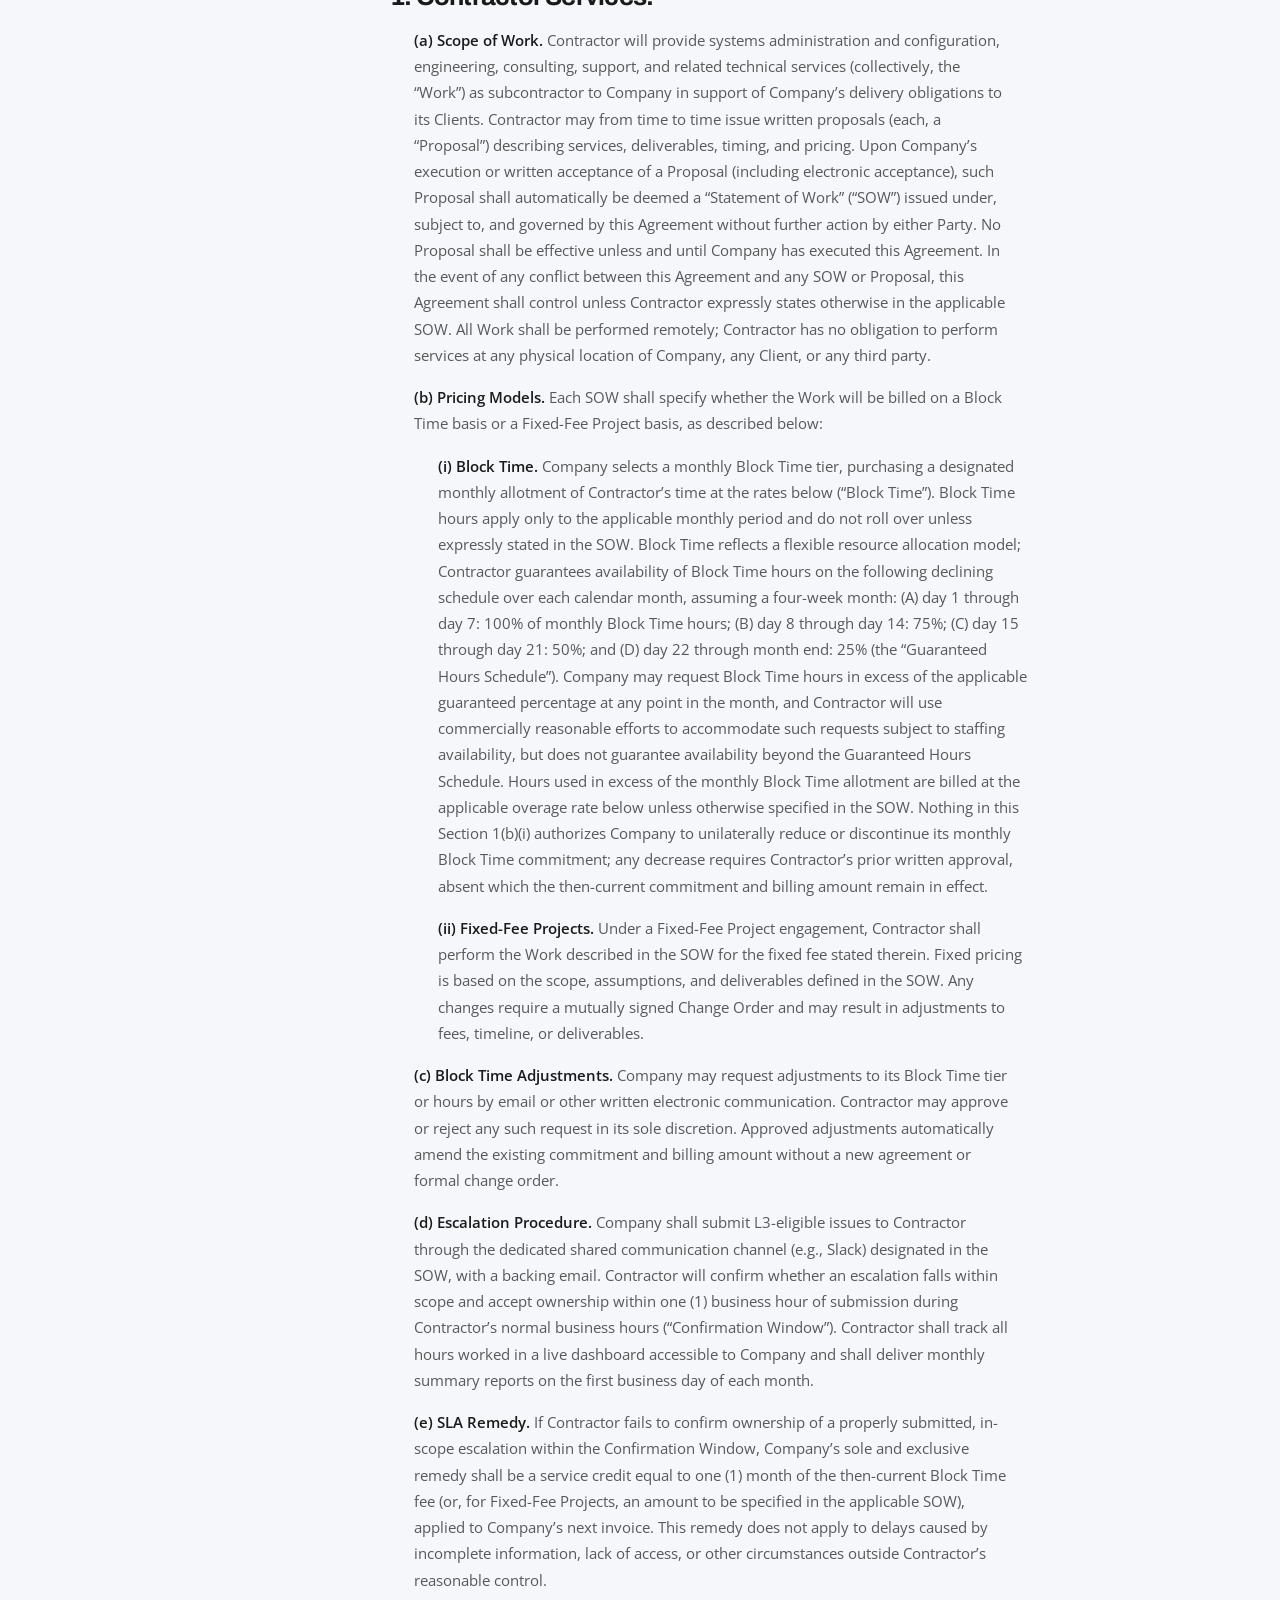
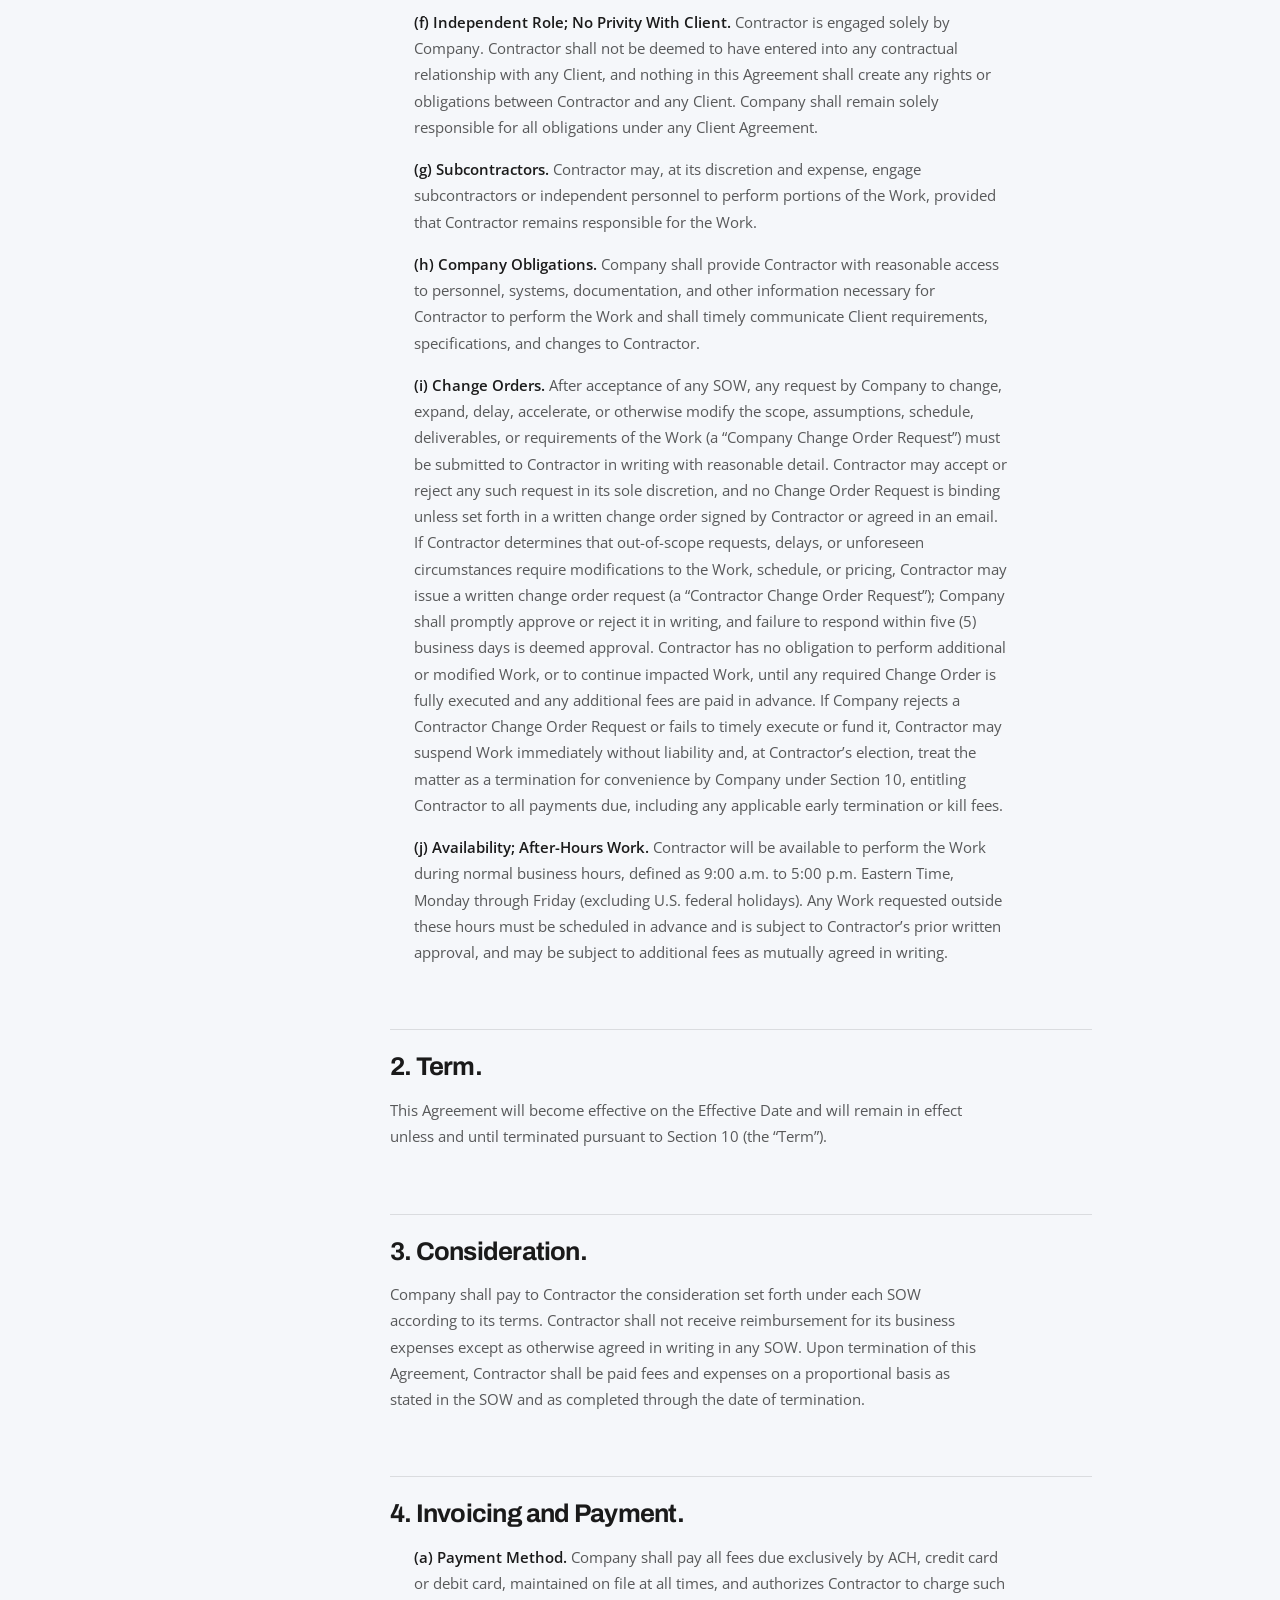
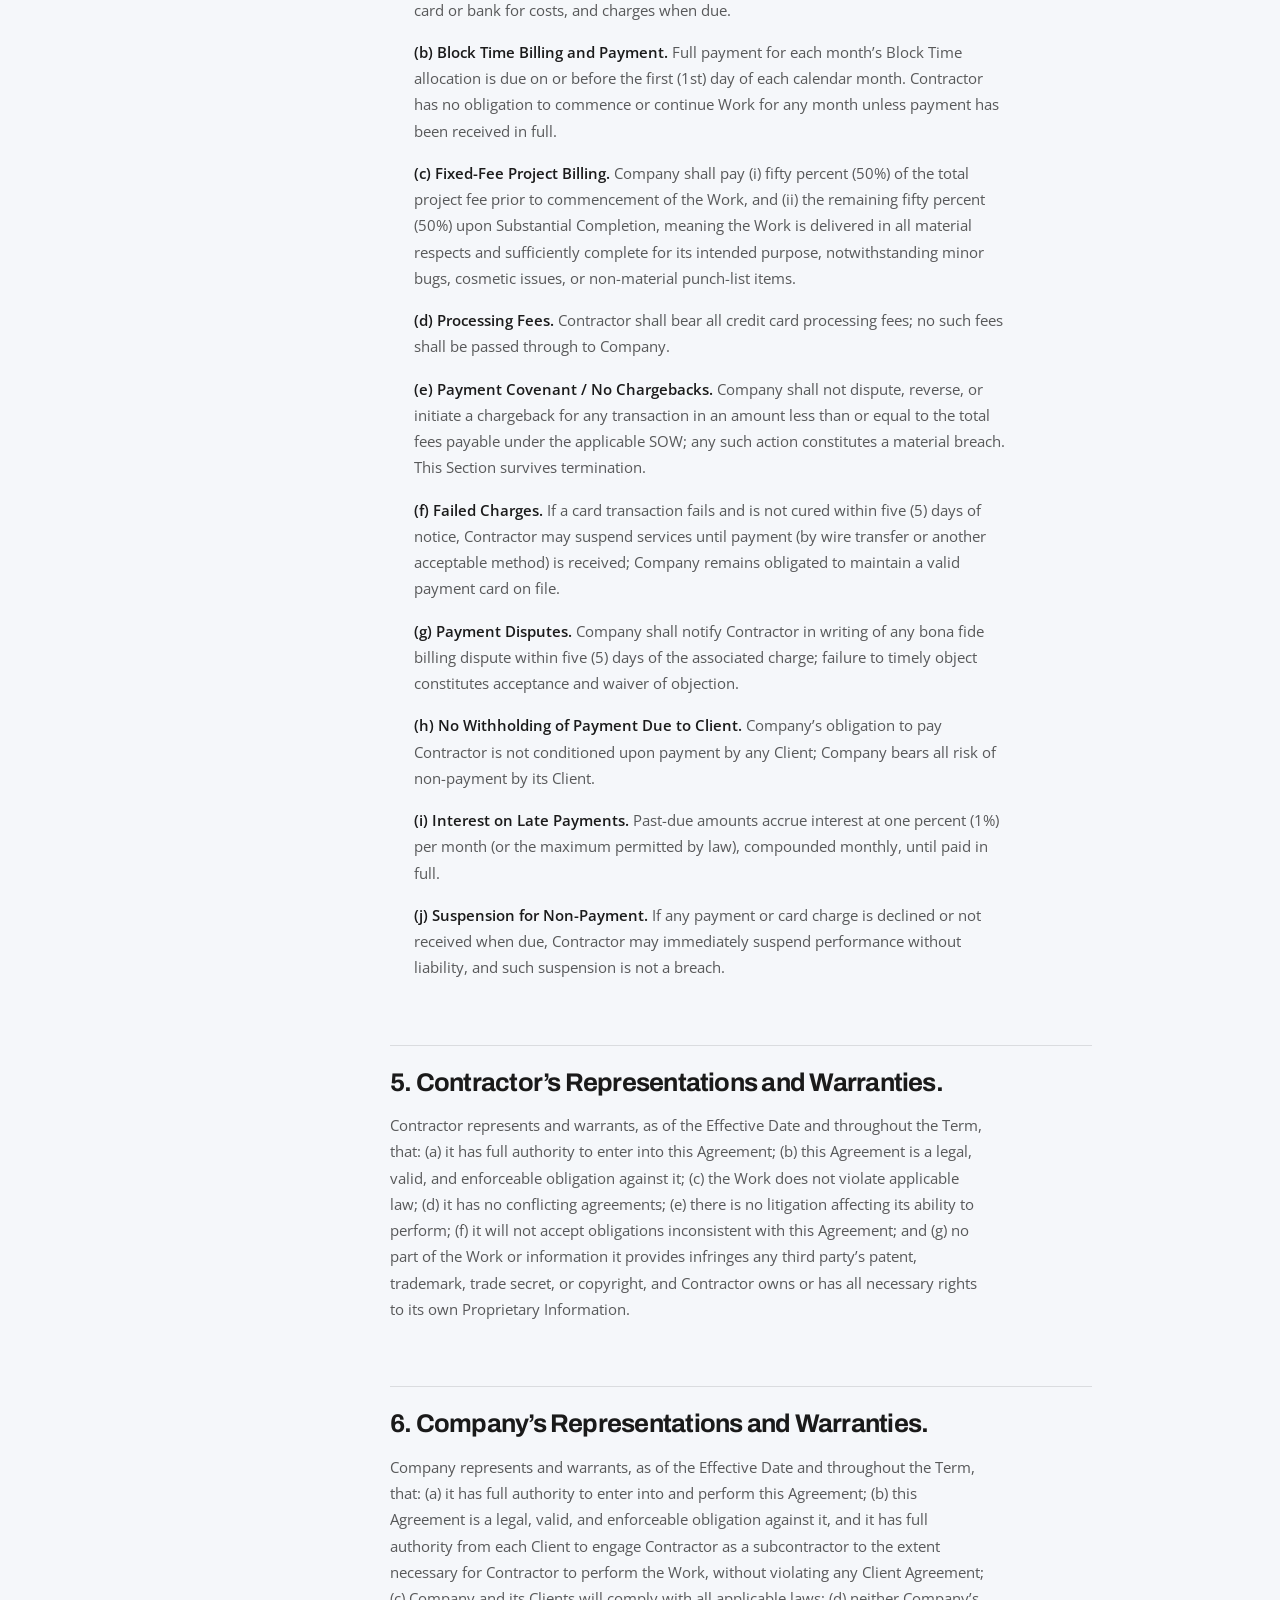
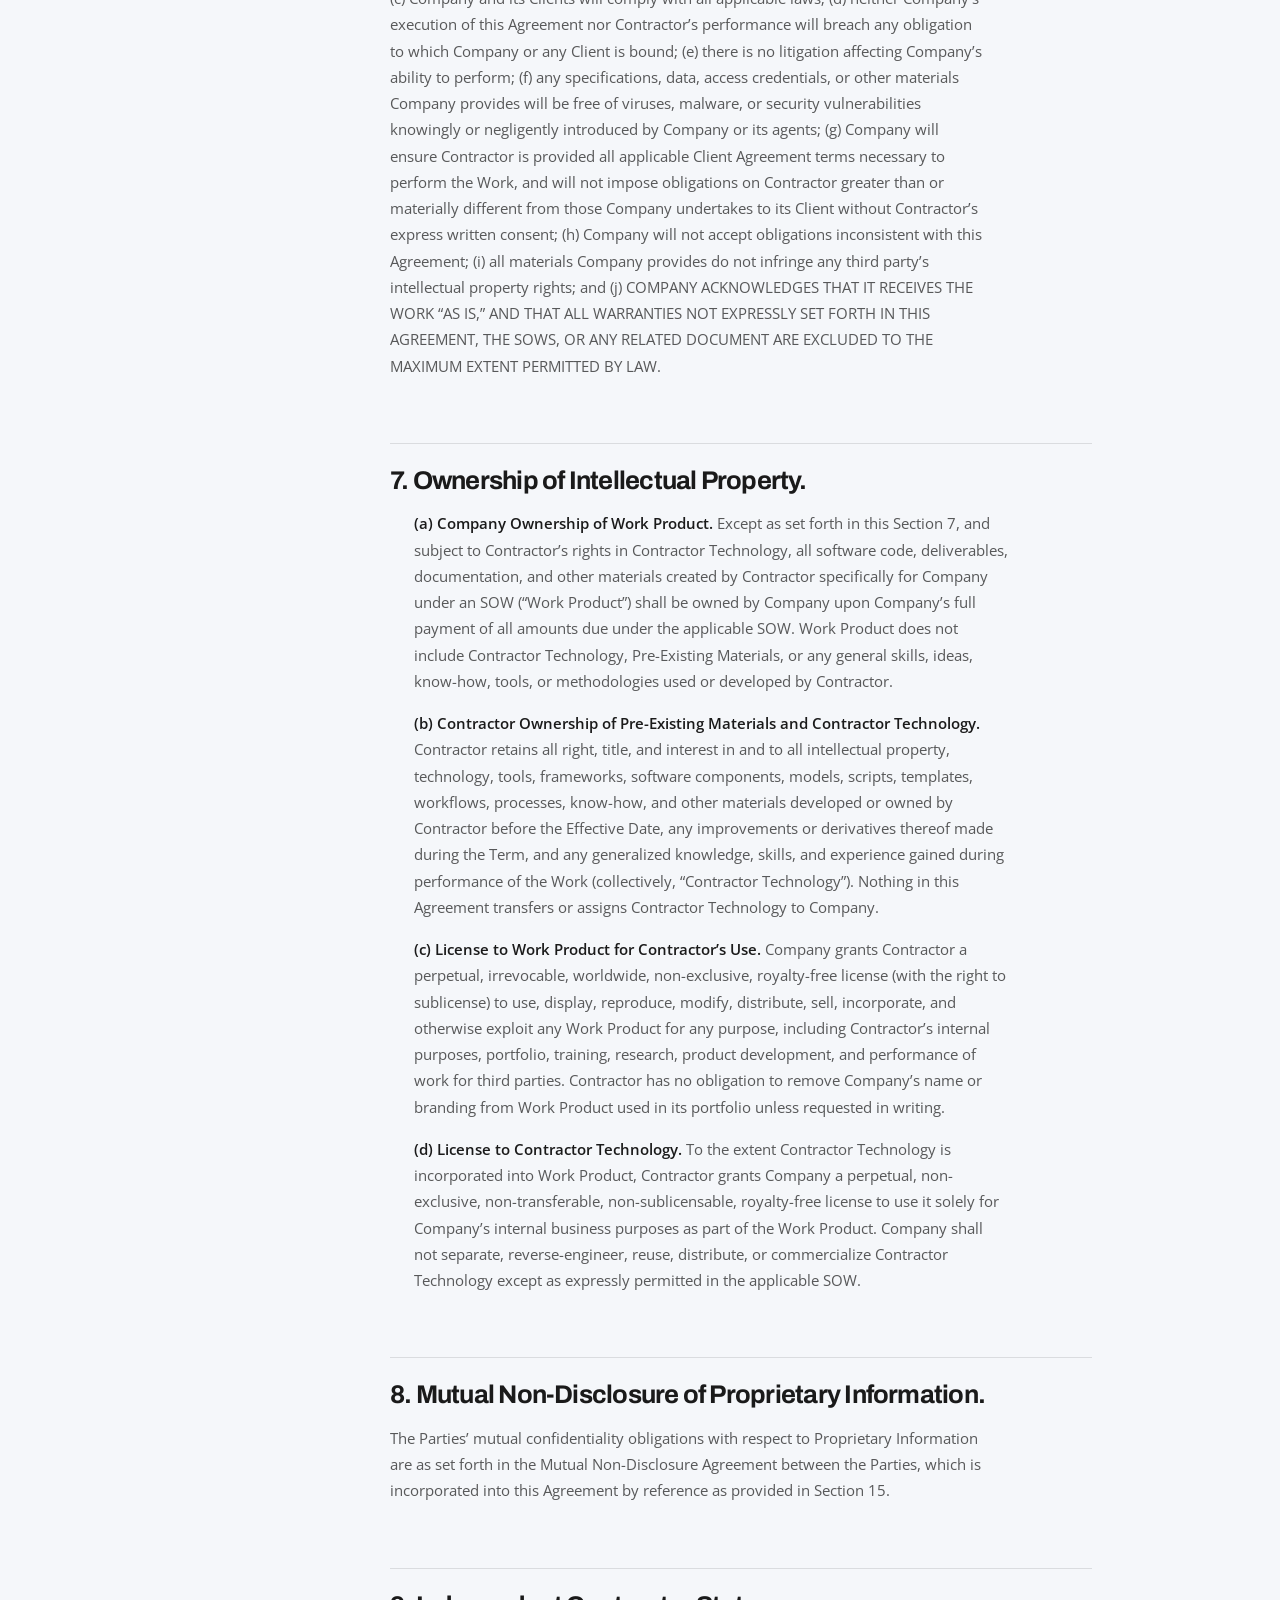
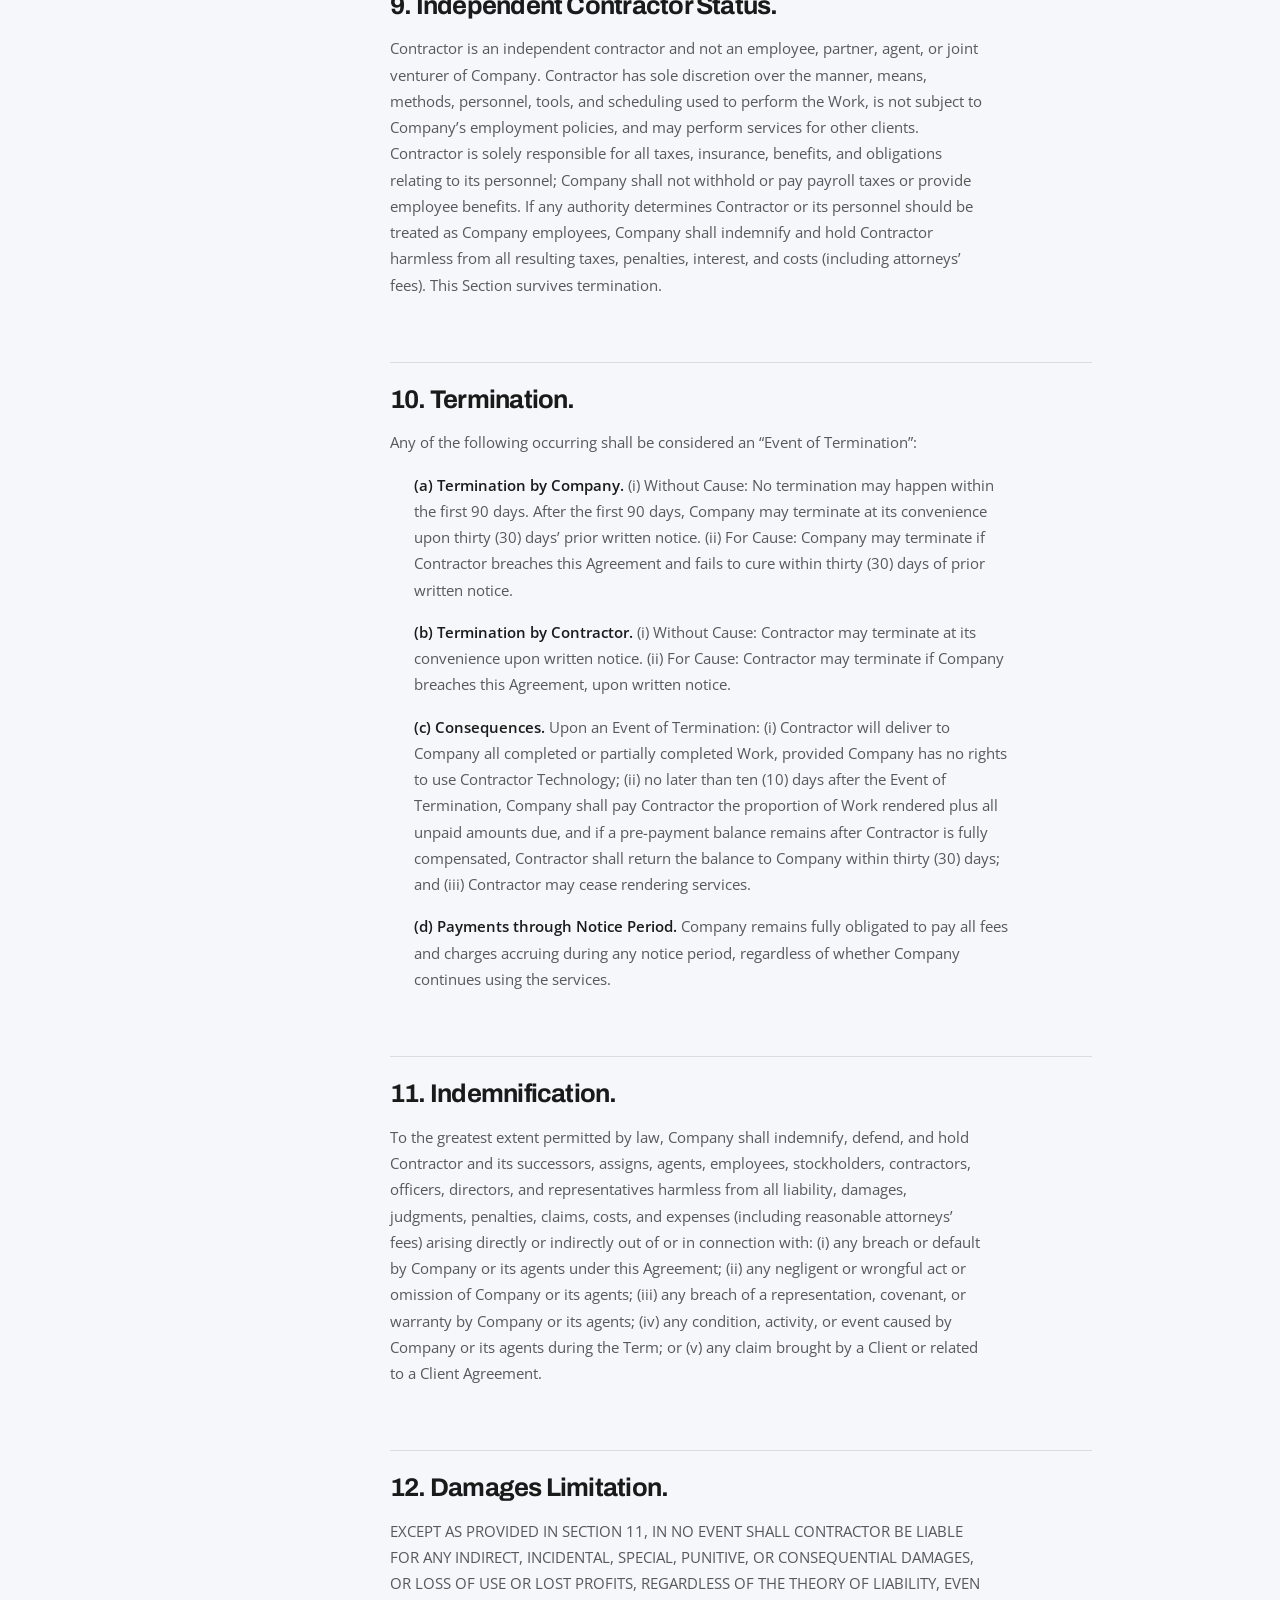
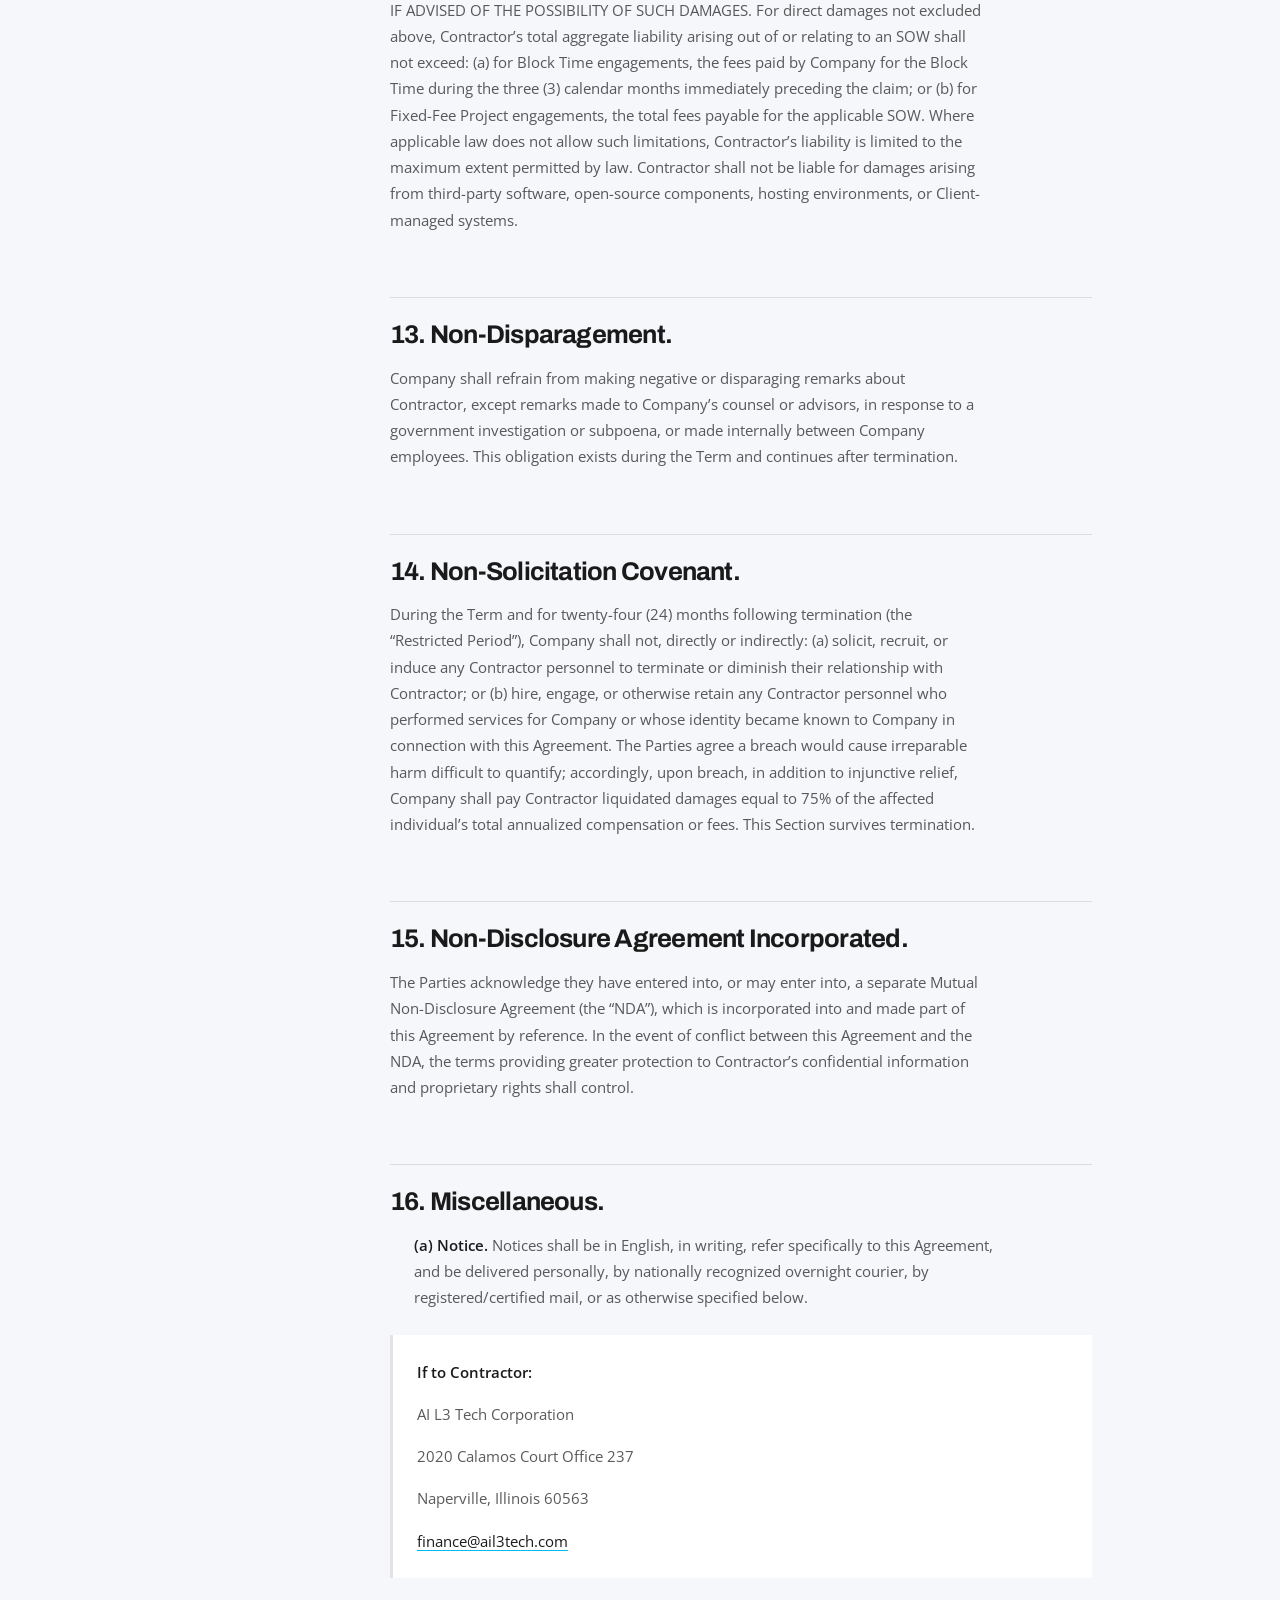
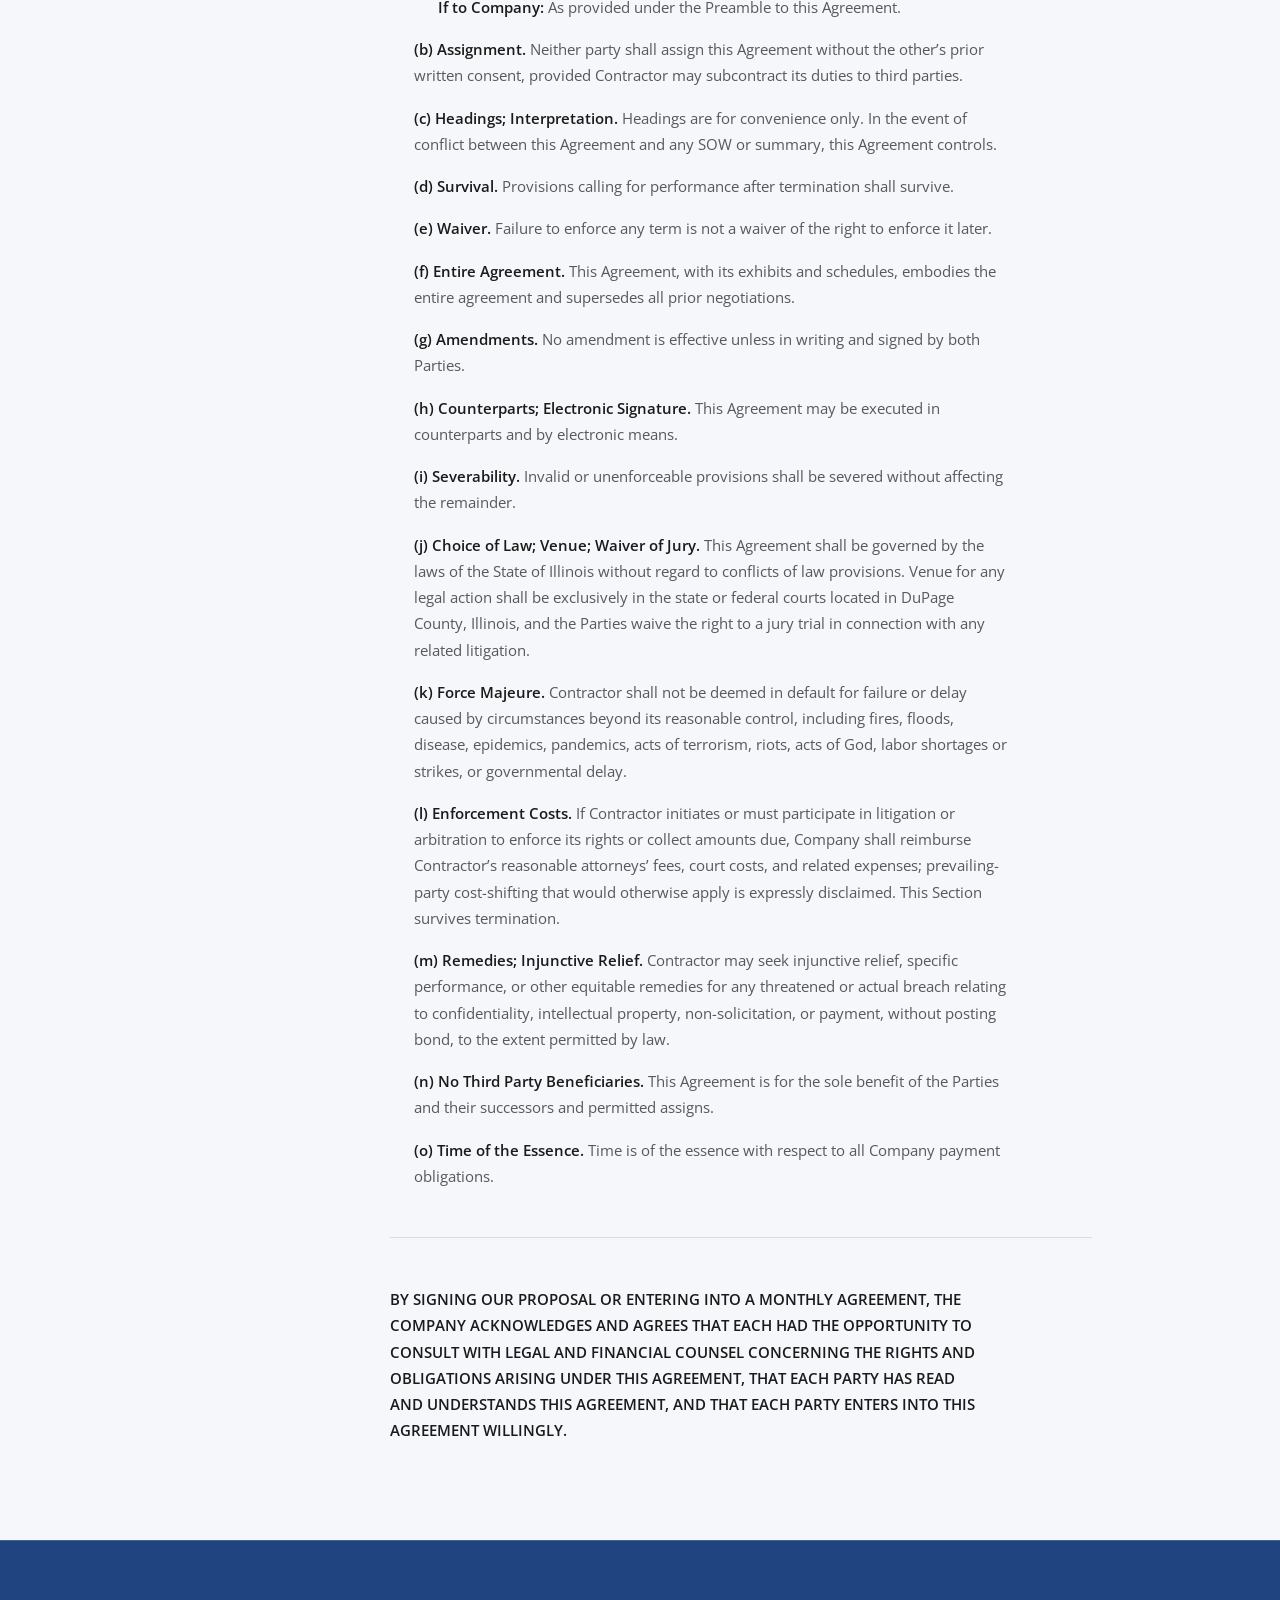
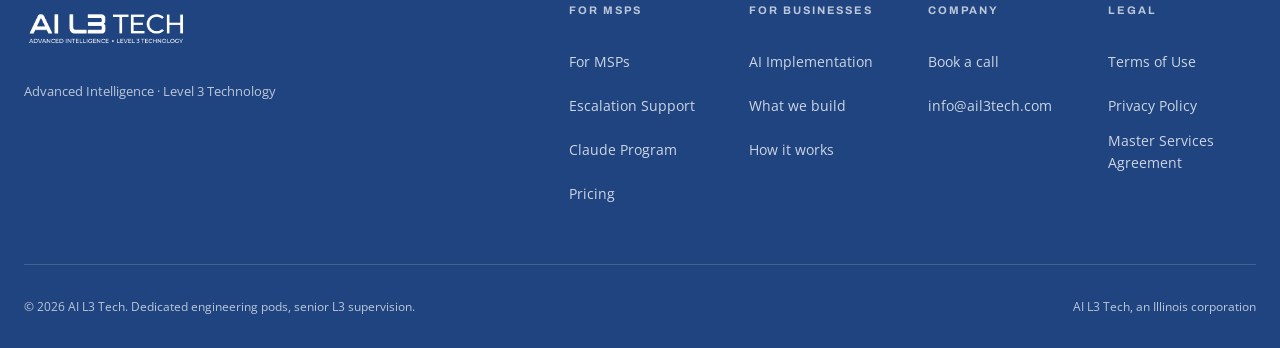
<file: master-services-agreement.html>
<!DOCTYPE html>
<html lang="en-US">
<head>
<meta charset="utf-8">
<meta name="viewport" content="width=device-width, initial-scale=1">
<title>Master Services Agreement | AI L3 Tech</title>
<meta name="description" content="The master services agreement governing AI L3 Tech engagements: scope of services, hours and fees, confidentiality, data handling, and term and termination.">

<link rel="canonical" href="https://ail3tech.com/master-services-agreement">
<meta name="robots" content="index, follow, max-snippet:-1, max-image-preview:large, max-video-preview:-1">
<meta name="author" content="AI L3 Tech">

<link rel="preconnect" href="https://fonts.googleapis.com">
<link rel="preconnect" href="https://fonts.gstatic.com" crossorigin>
<link rel="stylesheet" href="https://fonts.googleapis.com/css2?family=Archivo:wght@700;800&family=Open+Sans:wght@400;600&family=IBM+Plex+Mono:wght@400;600&display=swap">

<link rel="icon" href="/favicon.ico" sizes="any">
<link rel="icon" type="image/png" sizes="32x32" href="assets/img/favicon-32.png">
<link rel="icon" type="image/png" sizes="16x16" href="assets/img/favicon-16.png">
<link rel="apple-touch-icon" sizes="180x180" href="assets/img/apple-touch-icon.png">
<link rel="manifest" href="site.webmanifest">
<meta name="theme-color" content="#1F4480">

<meta property="og:type" content="website">
<meta property="og:site_name" content="AI L3 Tech">
<meta property="og:locale" content="en_US">
<meta property="og:url" content="https://ail3tech.com/master-services-agreement">
<meta property="og:title" content="Master Services Agreement | AI L3 Tech">
<meta property="og:description" content="The master services agreement governing AI L3 Tech engagements: scope of services, hours and fees, confidentiality, data handling, and term and termination.">
<meta property="og:image" content="https://ail3tech.com/assets/img/og-logo.png">
<meta property="og:image:width" content="1200">
<meta property="og:image:height" content="630">
<meta property="og:image:alt" content="AI L3 Tech. Senior engineering, on retainer.">

<meta name="twitter:card" content="summary_large_image">
<meta name="twitter:title" content="Master Services Agreement | AI L3 Tech">
<meta name="twitter:description" content="The master services agreement governing AI L3 Tech engagements: scope of services, hours and fees, confidentiality, data handling, and term and termination.">
<meta name="twitter:image" content="https://ail3tech.com/assets/img/og-logo.png">

<link rel="stylesheet" href="assets/css/ail3.css?v=6875e9c231">
<script type="application/ld+json">
{
  "@context": "https://schema.org",
  "@graph": [
    {
      "@type": [
        "Organization",
        "ProfessionalService"
      ],
      "@id": "https://ail3tech.com/#organization",
      "name": "AI L3 Tech",
      "alternateName": [
        "AIL3 Tech",
        "AIL3"
      ],
      "legalName": "AI L3 Tech Corporation",
      "url": "https://ail3tech.com/",
      "logo": {
        "@type": "ImageObject",
        "url": "https://ail3tech.com/assets/img/og-logo.png",
        "width": 1200,
        "height": 630
      },
      "image": "https://ail3tech.com/assets/img/og-logo.png",
      "email": "info@ail3tech.com",
      "slogan": "The tech you don't have time to figure out. HANDLED.",
      "description": "AI L3 Tech provides senior engineering in two forms: white-label L3 escalation and project delivery for managed service providers, and Claude AI implementation, app development and custom AI applications for growing businesses.",
      "address": {
        "@type": "PostalAddress",
        "addressRegion": "IL",
        "addressCountry": "US"
      },
      "areaServed": {
        "@type": "Country",
        "name": "United States"
      },
      "knowsAbout": [
        "Level 3 IT support",
        "MSP escalation support",
        "White label IT engineering",
        "Microsoft 365 migration",
        "Microsoft Entra ID",
        "Conditional Access",
        "Microsoft Intune",
        "Azure infrastructure",
        "Server to cloud migration",
        "Mailbox migration",
        "Claude implementation",
        "AI app development",
        "Custom AI applications",
        "AI for law practices",
        "AI for accounting practices",
        "AI for real estate agents",
        "AI for contractors",
        "AI for engineering companies",
        "AI for landscaping companies"
      ],
      "contactPoint": [
        {
          "@type": "ContactPoint",
          "contactType": "sales",
          "email": "info@ail3tech.com",
          "url": "https://ail3tech.com/book",
          "areaServed": "US",
          "availableLanguage": "English"
        }
      ]
    },
    {
      "@type": "WebPage",
      "@id": "https://ail3tech.com/master-services-agreement#webpage",
      "url": "https://ail3tech.com/master-services-agreement",
      "name": "Master Services Agreement | AI L3 Tech",
      "description": "The master services agreement governing AI L3 Tech engagements: scope of services, hours and fees, confidentiality, data handling, and term and termination.",
      "inLanguage": "en-US",
      "isPartOf": {
        "@id": "https://ail3tech.com/#website"
      },
      "about": {
        "@id": "https://ail3tech.com/#organization"
      },
      "primaryImageOfPage": {
        "@type": "ImageObject",
        "url": "https://ail3tech.com/assets/img/og-logo.png"
      }
    },
    {
      "@type": "BreadcrumbList",
      "@id": "https://ail3tech.com/master-services-agreement#breadcrumb",
      "itemListElement": [
        {
          "@type": "ListItem",
          "position": 1,
          "name": "Home",
          "item": "https://ail3tech.com/"
        },
        {
          "@type": "ListItem",
          "position": 2,
          "name": "Master Services Agreement",
          "item": "https://ail3tech.com/master-services-agreement"
        }
      ]
    }
  ]
}
</script>
</head>
<body>

<a class="skip-link" href="#main">Skip to content</a>

<nav class="nav" aria-label="Main">
  <div class="wrap">
    <a class="nav-logo" href="index.html" aria-label="AI L3 Tech, home">
      <img src="assets/img/ail3-logo-white.png" alt="AI L3 Tech" width="512" height="131">
    </a>

    <button class="nav-toggle" type="button" aria-expanded="false" aria-controls="nav-links" aria-label="Menu">
      <span></span>
    </button>

    <div class="nav-links" id="nav-links">
      <a href="msp.html">For MSPs</a>
      <a href="ai.html">For Businesses</a>
      <a href="claude-launch-program.html">Claude Program</a>
      <a class="btn btn--lime btn--sm" href="book.html">
        Book a call <span class="arw" aria-hidden="true"><svg viewBox="0 0 16 16" aria-hidden="true" focusable="false"><path d="M3.5 12.5 12.5 3.5M6 3.5h6.5v6.5"/></svg></span>
      </a>
    </div>
  </div>
</nav>

<main id="main">

<header class="legal-hero band-dark">
  <div class="wrap">
    <span class="eyebrow">Legal</span>
    <h1 class="display-2">Master Services Agreement</h1>
    <p class="sub">Version 2 &middot; August 15, 2026</p>
  </div>
</header>

<section class="legal">
    <div class="wrap legal-wrap">
      <nav class="legal-toc" aria-labelledby="toc-title">
              <p class="legal-toc-title" id="toc-title">On this page</p>
              <ol>
                <li><a href="#summary">Summary of Master Services Agreement</a></li>
                <li><a href="#agreement-preamble">Master Services Agreement</a></li>
                <li><a href="#recitals">Recitals</a></li>
                <li><a href="#agreement">Agreement</a></li>
                <li><a href="#contractor-services">1. Contractor Services.</a></li>
                <li><a href="#term">2. Term.</a></li>
                <li><a href="#consideration">3. Consideration.</a></li>
                <li><a href="#invoicing-and-payment">4. Invoicing and Payment.</a></li>
                <li><a href="#contractor-reps">5. Contractor’s Representations and
      Warranties.</a></li>
                <li><a href="#company-reps">6. Company’s Representations and Warranties.</a></li>
                <li><a href="#ip-ownership">7. Ownership of Intellectual Property.</a></li>
                <li><a href="#non-disclosure">8. Mutual Non-Disclosure of Proprietary
      Information.</a></li>
                <li><a href="#independent-contractor">9. Independent Contractor Status.</a></li>
                <li><a href="#termination">10. Termination.</a></li>
                <li><a href="#indemnification">11. Indemnification.</a></li>
                <li><a href="#damages-limitation">12. Damages Limitation.</a></li>
                <li><a href="#non-disparagement">13. Non-Disparagement.</a></li>
                <li><a href="#non-solicitation">14. Non-Solicitation Covenant.</a></li>
                <li><a href="#nda-incorporated">15. Non-Disclosure Agreement
      Incorporated.</a></li>
                <li><a href="#miscellaneous">16. Miscellaneous.</a></li>
              </ol>
            </nav>
      <div class="legal-body">
      <p class="legal-intro"><strong>Thank you for choosing AI L3 Tech.</strong></p>
      <p>As your senior Tier 3 technical partner, AI L3 Tech is built to be
      the owner of the escalations, migrations, and AI projects your helpdesk
      doesn&#8217;t have the bandwidth for. We own the work rather than joining the
      thread. We&#8217;re the senior specialist pod your team calls when an issue is beyond
      L1/L2.</p>
      <p>As we begin working together, please find our Master Services
      Agreement below. This document is intended to apply to any and all
      engagements between AI L3 Tech Corporation and Company, including any
      Statement of Work issued under the Essential, Standard, or Scale
      service tiers or any custom Fixed-Fee project.</p>
      <p>Please read the full Agreement. The informational summary below is
      provided for convenience only and is not a substitute for the Agreement
      itself.</p>
      <hr />
      <h2 id="summary">Summary of Master Services Agreement</h2>
      <p>This summary is provided for convenience. Anyone reviewing this
      Agreement must read the full document, which governs the
      relationship.</p>
      <p>AI L3 Tech Corporation (&ldquo;AI L3 Tech&rdquo; or
      &ldquo;Contractor&rdquo;) provides senior-level (&ldquo;Tier 3&rdquo; /
      &ldquo;L3&rdquo;) systems administration, engineering, migration, and
      applied-AI services as a subcontractor to Company, in support of
      Company&#8217;s own delivery of services to Company&#8217;s clients.</p>
      <ol>
      <li><strong>Authorization of Services.</strong> Work is defined in
      individual Proposals also known as Statements of Work
      (&ldquo;SOWs&rdquo;). Any written Proposal becomes an SOW once accepted
      by Company.</li>
      <li><strong>Location of Work.</strong> All services are performed
      remotely; there are no onsite requirements.</li>
      <li><strong>Service Lines.</strong> Defined by SOW.</li>
      <li><strong>Escalation Model.</strong> Company escalates L3-worthy
      issues through a dedicated shared communication channel, backed by
      email. Contractor confirms ownership of an escalation within one (1)
      business hour during Contractor&#8217;s normal business hours.</li>
      <li><strong>SLA Remedy.</strong> If Contractor fails to confirm
      ownership of a properly submitted escalation within its committed
      response window, Company&#8217;s sole and exclusive remedy is a service
      credit as set forth in Section 1(i) of the Agreement, not a right to
      terminate or withhold payment.</li>
      <li><strong>Pricing Models.</strong>
        <ol>
        <li><strong>Block Time (Monthly Retainer Tiers):</strong> Hours
        provided, as per contract. Up to 50% of unused base hours roll over
        to the following month. Full monthly payment is due on or before the
        first day of each month.</li>
        <li><strong>Fixed-Fee Projects:</strong> 50% due upfront, 50% due
        upon Substantial Completion (meaning the work is usable for its
        intended purpose). Your account will be automatically charged upon
        Substantial Completion.</li>
        </ol>
      </li>
      <li><strong>Payment Method Requirements.</strong> A valid payment
      method must be on file at all times.</li>
      <li><strong>Availability &amp; After-Hours Work.</strong> Standard
      availability is 9:00 a.m. to 5:00 p.m. Eastern Time, Monday through
      Friday. After-hours work requires prior approval.</li>
      <li><strong>Termination by Company:</strong> Company shall not
      terminate within the first 90 days. After the 90 day period has been
      completed, Company can terminate without cause with 30 days prior
      written notice. Company remains responsible for all charges that accrue
      during the applicable notice period.</li>
      </ol>
      <hr />
      <h2 id="agreement-preamble">Master Services Agreement</h2>
      <p>THIS MASTER SERVICES AGREEMENT (this &ldquo;Agreement&rdquo;) is
      entered into on the latest date on which this Agreement is signed (the
      &ldquo;Effective Date&rdquo;) by and between AI L3 TECH CORPORATION, an
      Illinois corporation (&ldquo;Contractor&rdquo;), and [Company Name]
      (&ldquo;Company&rdquo;), with a principal office located at [Company
      Address], [Company City], [Company State] [Company Zip]. Contractor and
      Company may be collectively referenced as the &ldquo;Parties.&rdquo;</p>
      <h2 id="recitals">Recitals</h2>
      <p>WHEREAS, Company operates as a managed service provider or similar
      technology services business and has entered into or may enter into
      service agreements with its own clients (each, a &ldquo;Client&rdquo;)
      to provide technology, support, or related services (each, a
      &ldquo;Client Agreement&rdquo;);</p>
      <p>WHEREAS, Company desires to engage Contractor to perform certain
      senior-level (&ldquo;Tier 3&rdquo; / &ldquo;L3&rdquo;) subcontracted
      services, including Intune setup and management, mailbox migrations,
      server-to-cloud migration, and AI/Copilot deployment, governance, and
      custom automation support, on an escalation basis in support of
      Company&#8217;s obligations under one or more Client Agreements, and
      Contractor desires to be engaged by Company to perform such
      services;</p>
      <p>WHEREAS, Contractor possesses expertise in systems administration
      and configuration, cloud infrastructure, Microsoft 365 and Intune
      administration, migrations, applied AI, and related technical
      consulting, and is willing to provide such services to Company subject
      to the terms and conditions of this Agreement and any applicable
      Statement of Work executed hereunder;</p>
      <h2 id="agreement">Agreement</h2>
      <p>NOW THEREFORE, in consideration of the mutual covenants of the
      Parties set forth herein, the sufficiency of which both Parties
      acknowledge and agree, the Parties agree as follows:</p>
      <h2 id="contractor-services">1. Contractor Services.</h2>
      <p class="clause"><strong>(a) Scope of Work.</strong> Contractor will
      provide systems administration and configuration, engineering,
      consulting, support, and related technical services (collectively, the
      &ldquo;Work&rdquo;) as subcontractor to Company in support of Company&#8217;s
      delivery obligations to its Clients. Contractor may from time to time
      issue written proposals (each, a &ldquo;Proposal&rdquo;) describing
      services, deliverables, timing, and pricing. Upon Company&#8217;s execution
      or written acceptance of a Proposal (including electronic acceptance),
      such Proposal shall automatically be deemed a &ldquo;Statement of
      Work&rdquo; (&ldquo;SOW&rdquo;) issued under, subject to, and governed
      by this Agreement without further action by either Party. No Proposal
      shall be effective unless and until Company has executed this
      Agreement. In the event of any conflict between this Agreement and any
      SOW or Proposal, this Agreement shall control unless Contractor
      expressly states otherwise in the applicable SOW. All Work shall be
      performed remotely; Contractor has no obligation to perform services at
      any physical location of Company, any Client, or any third party.</p>
      <p class="clause"><strong>(b) Pricing Models.</strong> Each SOW shall
      specify whether the Work will be billed on a Block Time basis or a
      Fixed-Fee Project basis, as described below:</p>
      <p class="clause-2"><strong>(i) Block Time.</strong> Company selects a
      monthly Block Time tier, purchasing a designated monthly allotment of
      Contractor&#8217;s time at the rates below (&ldquo;Block Time&rdquo;). Block
      Time hours apply only to the applicable monthly period and do not roll
      over unless expressly stated in the SOW. Block Time reflects a flexible
      resource allocation model; Contractor guarantees availability of Block
      Time hours on the following declining schedule over each calendar
      month, assuming a four-week month: (A) day 1 through day 7: 100% of
      monthly Block Time hours; (B) day 8 through day 14: 75%; (C) day 15
      through day 21: 50%; and (D) day 22 through month end: 25% (the
      &ldquo;Guaranteed Hours Schedule&rdquo;). Company may request Block
      Time hours in excess of the applicable guaranteed percentage at any
      point in the month, and Contractor will use commercially reasonable
      efforts to accommodate such requests subject to staffing availability,
      but does not guarantee availability beyond the Guaranteed Hours
      Schedule. Hours used in excess of the monthly Block Time allotment are
      billed at the applicable overage rate below unless otherwise specified
      in the SOW. Nothing in this Section 1(b)(i) authorizes Company to
      unilaterally reduce or discontinue its monthly Block Time commitment;
      any decrease requires Contractor&#8217;s prior written approval, absent which
      the then-current commitment and billing amount remain in effect.</p>
      <p class="clause-2"><strong>(ii) Fixed-Fee Projects.</strong> Under a
      Fixed-Fee Project engagement, Contractor shall perform the Work
      described in the SOW for the fixed fee stated therein. Fixed pricing is
      based on the scope, assumptions, and deliverables defined in the SOW.
      Any changes require a mutually signed Change Order and may result in
      adjustments to fees, timeline, or deliverables.</p>
      <p class="clause"><strong>(c) Block Time Adjustments.</strong> Company
      may request adjustments to its Block Time tier or hours by email or
      other written electronic communication. Contractor may approve or
      reject any such request in its sole discretion. Approved adjustments
      automatically amend the existing commitment and billing amount without
      a new agreement or formal change order.</p>
      <p class="clause"><strong>(d) Escalation Procedure.</strong> Company
      shall submit L3-eligible issues to Contractor through the dedicated
      shared communication channel (e.g., Slack) designated in the SOW, with
      a backing email. Contractor will confirm whether an escalation falls
      within scope and accept ownership within one (1) business hour of
      submission during Contractor&#8217;s normal business hours
      (&ldquo;Confirmation Window&rdquo;). Contractor shall track all hours
      worked in a live dashboard accessible to Company and shall deliver
      monthly summary reports on the first business day of each month.</p>
      <p class="clause"><strong>(e) SLA Remedy.</strong> If Contractor fails
      to confirm ownership of a properly submitted, in-scope escalation
      within the Confirmation Window, Company&#8217;s sole and exclusive remedy
      shall be a service credit equal to one (1) month of the then-current
      Block Time fee (or, for Fixed-Fee Projects, an amount to be specified
      in the applicable SOW), applied to Company&#8217;s next invoice. This remedy
      does not apply to delays caused by incomplete information, lack of
      access, or other circumstances outside Contractor&#8217;s reasonable
      control.</p>
      <p class="clause"><strong>(f) Independent Role; No Privity With
      Client.</strong> Contractor is engaged solely by Company. Contractor
      shall not be deemed to have entered into any contractual relationship
      with any Client, and nothing in this Agreement shall create any rights
      or obligations between Contractor and any Client. Company shall remain
      solely responsible for all obligations under any Client Agreement.</p>
      <p class="clause"><strong>(g) Subcontractors.</strong> Contractor may,
      at its discretion and expense, engage subcontractors or independent
      personnel to perform portions of the Work, provided that Contractor
      remains responsible for the Work.</p>
      <p class="clause"><strong>(h) Company Obligations.</strong> Company
      shall provide Contractor with reasonable access to personnel, systems,
      documentation, and other information necessary for Contractor to
      perform the Work and shall timely communicate Client requirements,
      specifications, and changes to Contractor.</p>
      <p class="clause"><strong>(i) Change Orders.</strong> After acceptance
      of any SOW, any request by Company to change, expand, delay,
      accelerate, or otherwise modify the scope, assumptions, schedule,
      deliverables, or requirements of the Work (a &ldquo;Company Change
      Order Request&rdquo;) must be submitted to Contractor in writing with
      reasonable detail. Contractor may accept or reject any such request in
      its sole discretion, and no Change Order Request is binding unless set
      forth in a written change order signed by Contractor or agreed in an
      email. If Contractor determines that out-of-scope requests, delays, or
      unforeseen circumstances require modifications to the Work, schedule,
      or pricing, Contractor may issue a written change order request (a
      &ldquo;Contractor Change Order Request&rdquo;); Company shall promptly
      approve or reject it in writing, and failure to respond within five (5)
      business days is deemed approval. Contractor has no obligation to
      perform additional or modified Work, or to continue impacted Work,
      until any required Change Order is fully executed and any additional
      fees are paid in advance. If Company rejects a Contractor Change Order
      Request or fails to timely execute or fund it, Contractor may suspend
      Work immediately without liability and, at Contractor&#8217;s election, treat
      the matter as a termination for convenience by Company under Section
      10, entitling Contractor to all payments due, including any applicable
      early termination or kill fees.</p>
      <p class="clause"><strong>(j) Availability; After-Hours Work.</strong>
      Contractor will be available to perform the Work during normal business
      hours, defined as 9:00 a.m. to 5:00 p.m. Eastern Time, Monday through
      Friday (excluding U.S. federal holidays). Any Work requested outside
      these hours must be scheduled in advance and is subject to Contractor&#8217;s
      prior written approval, and may be subject to additional fees as
      mutually agreed in writing.</p>
      <h2 id="term">2. Term.</h2>
      <p>This Agreement will become effective on the Effective Date and will
      remain in effect unless and until terminated pursuant to Section 10
      (the &ldquo;Term&rdquo;).</p>
      <h2 id="consideration">3. Consideration.</h2>
      <p>Company shall pay to Contractor the consideration set forth under
      each SOW according to its terms. Contractor shall not receive
      reimbursement for its business expenses except as otherwise agreed in
      writing in any SOW. Upon termination of this Agreement, Contractor
      shall be paid fees and expenses on a proportional basis as stated in
      the SOW and as completed through the date of termination.</p>
      <h2 id="invoicing-and-payment">4. Invoicing and Payment.</h2>
      <p class="clause"><strong>(a) Payment Method.</strong> Company shall
      pay all fees due exclusively by ACH, credit card or debit card,
      maintained on file at all times, and authorizes Contractor to charge
      such card or bank for costs, and charges when due.</p>
      <p class="clause"><strong>(b) Block Time Billing and Payment.</strong>
      Full payment for each month&#8217;s Block Time allocation is due on or before
      the first (1st) day of each calendar month. Contractor has no
      obligation to commence or continue Work for any month unless payment
      has been received in full.</p>
      <p class="clause"><strong>(c) Fixed-Fee Project Billing.</strong>
      Company shall pay (i) fifty percent (50%) of the total project fee
      prior to commencement of the Work, and (ii) the remaining fifty percent
      (50%) upon Substantial Completion, meaning the Work is delivered in all
      material respects and sufficiently complete for its intended purpose,
      notwithstanding minor bugs, cosmetic issues, or non-material punch-list
      items.</p>
      <p class="clause"><strong>(d) Processing Fees.</strong> Contractor
      shall bear all credit card processing fees; no such fees shall be
      passed through to Company.</p>
      <p class="clause"><strong>(e) Payment Covenant / No Chargebacks.</strong>
      Company shall not dispute, reverse, or initiate a chargeback for any
      transaction in an amount less than or equal to the total fees payable
      under the applicable SOW; any such action constitutes a material
      breach. This Section survives termination.</p>
      <p class="clause"><strong>(f) Failed Charges.</strong> If a card
      transaction fails and is not cured within five (5) days of notice,
      Contractor may suspend services until payment (by wire transfer or
      another acceptable method) is received; Company remains obligated to
      maintain a valid payment card on file.</p>
      <p class="clause"><strong>(g) Payment Disputes.</strong> Company shall
      notify Contractor in writing of any bona fide billing dispute within
      five (5) days of the associated charge; failure to timely object
      constitutes acceptance and waiver of objection.</p>
      <p class="clause"><strong>(h) No Withholding of Payment Due to
      Client.</strong> Company&#8217;s obligation to pay Contractor is not
      conditioned upon payment by any Client; Company bears all risk of
      non-payment by its Client.</p>
      <p class="clause"><strong>(i) Interest on Late Payments.</strong>
      Past-due amounts accrue interest at one percent (1%) per month (or the
      maximum permitted by law), compounded monthly, until paid in full.</p>
      <p class="clause"><strong>(j) Suspension for Non-Payment.</strong> If
      any payment or card charge is declined or not received when due,
      Contractor may immediately suspend performance without liability, and
      such suspension is not a breach.</p>
      <h2 id="contractor-reps">5. Contractor&#8217;s Representations and
      Warranties.</h2>
      <p>Contractor represents and warrants, as of the Effective Date and
      throughout the Term, that: (a) it has full authority to enter into this
      Agreement; (b) this Agreement is a legal, valid, and enforceable
      obligation against it; (c) the Work does not violate applicable law;
      (d) it has no conflicting agreements; (e) there is no litigation
      affecting its ability to perform; (f) it will not accept obligations
      inconsistent with this Agreement; and (g) no part of the Work or
      information it provides infringes any third party&#8217;s patent, trademark,
      trade secret, or copyright, and Contractor owns or has all necessary
      rights to its own Proprietary Information.</p>
      <h2 id="company-reps">6. Company&#8217;s Representations and Warranties.</h2>
      <p>Company represents and warrants, as of the Effective Date and
      throughout the Term, that: (a) it has full authority to enter into and
      perform this Agreement; (b) this Agreement is a legal, valid, and
      enforceable obligation against it, and it has full authority from each
      Client to engage Contractor as a subcontractor to the extent necessary
      for Contractor to perform the Work, without violating any Client
      Agreement; (c) Company and its Clients will comply with all applicable
      laws; (d) neither Company&#8217;s execution of this Agreement nor
      Contractor&#8217;s performance will breach any obligation to which Company or
      any Client is bound; (e) there is no litigation affecting Company&#8217;s
      ability to perform; (f) any specifications, data, access credentials,
      or other materials Company provides will be free of viruses, malware,
      or security vulnerabilities knowingly or negligently introduced by
      Company or its agents; (g) Company will ensure Contractor is provided
      all applicable Client Agreement terms necessary to perform the Work,
      and will not impose obligations on Contractor greater than or
      materially different from those Company undertakes to its Client
      without Contractor&#8217;s express written consent; (h) Company will not
      accept obligations inconsistent with this Agreement; (i) all materials
      Company provides do not infringe any third party&#8217;s intellectual
      property rights; and (j) COMPANY ACKNOWLEDGES THAT IT RECEIVES THE WORK
      &ldquo;AS IS,&rdquo; AND THAT ALL WARRANTIES NOT EXPRESSLY SET FORTH IN
      THIS AGREEMENT, THE SOWS, OR ANY RELATED DOCUMENT ARE EXCLUDED TO THE
      MAXIMUM EXTENT PERMITTED BY LAW.</p>
      <h2 id="ip-ownership">7. Ownership of Intellectual Property.</h2>
      <p class="clause"><strong>(a) Company Ownership of Work Product.</strong>
      Except as set forth in this Section 7, and subject to Contractor&#8217;s
      rights in Contractor Technology, all software code, deliverables,
      documentation, and other materials created by Contractor specifically
      for Company under an SOW (&ldquo;Work Product&rdquo;) shall be owned by
      Company upon Company&#8217;s full payment of all amounts due under the
      applicable SOW. Work Product does not include Contractor Technology,
      Pre-Existing Materials, or any general skills, ideas, know-how, tools,
      or methodologies used or developed by Contractor.</p>
      <p class="clause"><strong>(b) Contractor Ownership of Pre-Existing
      Materials and Contractor Technology.</strong> Contractor retains all
      right, title, and interest in and to all intellectual property,
      technology, tools, frameworks, software components, models, scripts,
      templates, workflows, processes, know-how, and other materials
      developed or owned by Contractor before the Effective Date, any
      improvements or derivatives thereof made during the Term, and any
      generalized knowledge, skills, and experience gained during performance
      of the Work (collectively, &ldquo;Contractor Technology&rdquo;).
      Nothing in this Agreement transfers or assigns Contractor Technology to
      Company.</p>
      <p class="clause"><strong>(c) License to Work Product for Contractor&#8217;s
      Use.</strong> Company grants Contractor a perpetual, irrevocable,
      worldwide, non-exclusive, royalty-free license (with the right to
      sublicense) to use, display, reproduce, modify, distribute, sell,
      incorporate, and otherwise exploit any Work Product for any purpose,
      including Contractor&#8217;s internal purposes, portfolio, training,
      research, product development, and performance of work for third
      parties. Contractor has no obligation to remove Company&#8217;s name or
      branding from Work Product used in its portfolio unless requested in
      writing.</p>
      <p class="clause"><strong>(d) License to Contractor Technology.</strong>
      To the extent Contractor Technology is incorporated into Work Product,
      Contractor grants Company a perpetual, non-exclusive, non-transferable,
      non-sublicensable, royalty-free license to use it solely for Company&#8217;s
      internal business purposes as part of the Work Product. Company shall
      not separate, reverse-engineer, reuse, distribute, or commercialize
      Contractor Technology except as expressly permitted in the applicable
      SOW.</p>
      <h2 id="non-disclosure">8. Mutual Non-Disclosure of Proprietary
      Information.</h2>
      <p>The Parties&#8217; mutual confidentiality obligations with respect to
      Proprietary Information are as set forth in the Mutual Non-Disclosure
      Agreement between the Parties, which is incorporated into this
      Agreement by reference as provided in Section 15.</p>
      <h2 id="independent-contractor">9. Independent Contractor Status.</h2>
      <p>Contractor is an independent contractor and not an employee,
      partner, agent, or joint venturer of Company. Contractor has sole
      discretion over the manner, means, methods, personnel, tools, and
      scheduling used to perform the Work, is not subject to Company&#8217;s
      employment policies, and may perform services for other clients.
      Contractor is solely responsible for all taxes, insurance, benefits,
      and obligations relating to its personnel; Company shall not withhold
      or pay payroll taxes or provide employee benefits. If any authority
      determines Contractor or its personnel should be treated as Company
      employees, Company shall indemnify and hold Contractor harmless from
      all resulting taxes, penalties, interest, and costs (including
      attorneys&#8217; fees). This Section survives termination.</p>
      <h2 id="termination">10. Termination.</h2>
      <p>Any of the following occurring shall be considered an &ldquo;Event
      of Termination&rdquo;:</p>
      <p class="clause"><strong>(a) Termination by Company.</strong> (i)
      Without Cause: No termination may happen within the first 90 days.
      After the first 90 days, Company may terminate at its convenience upon
      thirty (30) days&#8217; prior written notice. (ii) For Cause: Company may
      terminate if Contractor breaches this Agreement and fails to cure
      within thirty (30) days of prior written notice.</p>
      <p class="clause"><strong>(b) Termination by Contractor.</strong> (i)
      Without Cause: Contractor may terminate at its convenience upon written
      notice. (ii) For Cause: Contractor may terminate if Company breaches
      this Agreement, upon written notice.</p>
      <p class="clause"><strong>(c) Consequences.</strong> Upon an Event of
      Termination: (i) Contractor will deliver to Company all completed or
      partially completed Work, provided Company has no rights to use
      Contractor Technology; (ii) no later than ten (10) days after the Event
      of Termination, Company shall pay Contractor the proportion of Work
      rendered plus all unpaid amounts due, and if a pre-payment balance
      remains after Contractor is fully compensated, Contractor shall return
      the balance to Company within thirty (30) days; and (iii) Contractor
      may cease rendering services.</p>
      <p class="clause"><strong>(d) Payments through Notice Period.</strong>
      Company remains fully obligated to pay all fees and charges accruing
      during any notice period, regardless of whether Company continues using
      the services.</p>
      <h2 id="indemnification">11. Indemnification.</h2>
      <p>To the greatest extent permitted by law, Company shall indemnify,
      defend, and hold Contractor and its successors, assigns, agents,
      employees, stockholders, contractors, officers, directors, and
      representatives harmless from all liability, damages, judgments,
      penalties, claims, costs, and expenses (including reasonable attorneys&#8217;
      fees) arising directly or indirectly out of or in connection with: (i)
      any breach or default by Company or its agents under this Agreement;
      (ii) any negligent or wrongful act or omission of Company or its
      agents; (iii) any breach of a representation, covenant, or warranty by
      Company or its agents; (iv) any condition, activity, or event caused by
      Company or its agents during the Term; or (v) any claim brought by a
      Client or related to a Client Agreement.</p>
      <h2 id="damages-limitation">12. Damages Limitation.</h2>
      <p>EXCEPT AS PROVIDED IN SECTION 11, IN NO EVENT SHALL CONTRACTOR BE
      LIABLE FOR ANY INDIRECT, INCIDENTAL, SPECIAL, PUNITIVE, OR
      CONSEQUENTIAL DAMAGES, OR LOSS OF USE OR LOST PROFITS, REGARDLESS OF
      THE THEORY OF LIABILITY, EVEN IF ADVISED OF THE POSSIBILITY OF SUCH
      DAMAGES. For direct damages not excluded above, Contractor&#8217;s total
      aggregate liability arising out of or relating to an SOW shall not
      exceed: (a) for Block Time engagements, the fees paid by Company for
      the Block Time during the three (3) calendar months immediately
      preceding the claim; or (b) for Fixed-Fee Project engagements, the
      total fees payable for the applicable SOW. Where applicable law does
      not allow such limitations, Contractor&#8217;s liability is limited to the
      maximum extent permitted by law. Contractor shall not be liable for
      damages arising from third-party software, open-source components,
      hosting environments, or Client-managed systems.</p>
      <h2 id="non-disparagement">13. Non-Disparagement.</h2>
      <p>Company shall refrain from making negative or disparaging remarks
      about Contractor, except remarks made to Company&#8217;s counsel or advisors,
      in response to a government investigation or subpoena, or made
      internally between Company employees. This obligation exists during the
      Term and continues after termination.</p>
      <h2 id="non-solicitation">14. Non-Solicitation Covenant.</h2>
      <p>During the Term and for twenty-four (24) months following
      termination (the &ldquo;Restricted Period&rdquo;), Company shall not,
      directly or indirectly: (a) solicit, recruit, or induce any Contractor
      personnel to terminate or diminish their relationship with Contractor;
      or (b) hire, engage, or otherwise retain any Contractor personnel who
      performed services for Company or whose identity became known to
      Company in connection with this Agreement. The Parties agree a breach
      would cause irreparable harm difficult to quantify; accordingly, upon
      breach, in addition to injunctive relief, Company shall pay Contractor
      liquidated damages equal to 75% of the affected individual&#8217;s total
      annualized compensation or fees. This Section survives termination.</p>
      <h2 id="nda-incorporated">15. Non-Disclosure Agreement
      Incorporated.</h2>
      <p>The Parties acknowledge they have entered into, or may enter into, a
      separate Mutual Non-Disclosure Agreement (the &ldquo;NDA&rdquo;), which
      is incorporated into and made part of this Agreement by reference. In
      the event of conflict between this Agreement and the NDA, the terms
      providing greater protection to Contractor&#8217;s confidential information
      and proprietary rights shall control.</p>
      <h2 id="miscellaneous">16. Miscellaneous.</h2>
      <p class="clause"><strong>(a) Notice.</strong> Notices shall be in
      English, in writing, refer specifically to this Agreement, and be
      delivered personally, by nationally recognized overnight courier, by
      registered/certified mail, or as otherwise specified below.</p>
      <div class="notice-block">
        <p><strong>If to Contractor:</strong></p>
        <p>AI L3 Tech Corporation</p>
        <p>2020 Calamos Court Office 237</p>
        <p>Naperville, Illinois 60563</p>
        <p><a href="mailto:finance@ail3tech.com">finance@ail3tech.com</a></p>
      </div>
      <p class="clause-2"><strong>If to Company:</strong> As provided under
      the Preamble to this Agreement.</p>
      <p class="clause"><strong>(b) Assignment.</strong> Neither party shall
      assign this Agreement without the other&#8217;s prior written consent,
      provided Contractor may subcontract its duties to third parties.</p>
      <p class="clause"><strong>(c) Headings; Interpretation.</strong>
      Headings are for convenience only. In the event of conflict between
      this Agreement and any SOW or summary, this Agreement controls.</p>
      <p class="clause"><strong>(d) Survival.</strong> Provisions calling for
      performance after termination shall survive.</p>
      <p class="clause"><strong>(e) Waiver.</strong> Failure to enforce any
      term is not a waiver of the right to enforce it later.</p>
      <p class="clause"><strong>(f) Entire Agreement.</strong> This
      Agreement, with its exhibits and schedules, embodies the entire
      agreement and supersedes all prior negotiations.</p>
      <p class="clause"><strong>(g) Amendments.</strong> No amendment is
      effective unless in writing and signed by both Parties.</p>
      <p class="clause"><strong>(h) Counterparts; Electronic Signature.</strong>
      This Agreement may be executed in counterparts and by electronic
      means.</p>
      <p class="clause"><strong>(i) Severability.</strong> Invalid or
      unenforceable provisions shall be severed without affecting the
      remainder.</p>
      <p class="clause"><strong>(j) Choice of Law; Venue; Waiver of
      Jury.</strong> This Agreement shall be governed by the laws of the
      State of Illinois without regard to conflicts of law provisions. Venue
      for any legal action shall be exclusively in the state or federal
      courts located in DuPage County, Illinois, and the Parties waive the
      right to a jury trial in connection with any related litigation.</p>
      <p class="clause"><strong>(k) Force Majeure.</strong> Contractor shall
      not be deemed in default for failure or delay caused by circumstances
      beyond its reasonable control, including fires, floods, disease,
      epidemics, pandemics, acts of terrorism, riots, acts of God, labor
      shortages or strikes, or governmental delay.</p>
      <p class="clause"><strong>(l) Enforcement Costs.</strong> If Contractor
      initiates or must participate in litigation or arbitration to enforce
      its rights or collect amounts due, Company shall reimburse Contractor&#8217;s
      reasonable attorneys&#8217; fees, court costs, and related expenses;
      prevailing-party cost-shifting that would otherwise apply is expressly
      disclaimed. This Section survives termination.</p>
      <p class="clause"><strong>(m) Remedies; Injunctive Relief.</strong>
      Contractor may seek injunctive relief, specific performance, or other
      equitable remedies for any threatened or actual breach relating to
      confidentiality, intellectual property, non-solicitation, or payment,
      without posting bond, to the extent permitted by law.</p>
      <p class="clause"><strong>(n) No Third Party Beneficiaries.</strong>
      This Agreement is for the sole benefit of the Parties and their
      successors and permitted assigns.</p>
      <p class="clause"><strong>(o) Time of the Essence.</strong> Time is of
      the essence with respect to all Company payment obligations.</p>
      <hr />
      <p><strong>BY SIGNING OUR PROPOSAL OR ENTERING INTO A MONTHLY
      AGREEMENT, THE COMPANY ACKNOWLEDGES AND AGREES THAT EACH HAD THE
      OPPORTUNITY TO CONSULT WITH LEGAL AND FINANCIAL COUNSEL CONCERNING THE
      RIGHTS AND OBLIGATIONS ARISING UNDER THIS AGREEMENT, THAT EACH PARTY
      HAS READ AND UNDERSTANDS THIS AGREEMENT, AND THAT EACH PARTY ENTERS
      INTO THIS AGREEMENT WILLINGLY.</strong></p>
    </div>
  </div>
</section>

</main>

<footer class="footer">
  <div class="wrap">
    <div class="footer-top">
      <div>
        <a class="footer-logo" href="index.html" aria-label="AI L3 Tech, home">
          <img src="assets/img/ail3-logo-white.png" alt="AI L3 Tech" width="512" height="131">
        </a>
        <p class="footer-tag">Advanced Intelligence &middot; Level 3 Technology</p>
      </div>

      <div class="footer-cols">
        <div>
          <h2>For MSPs</h2>
          <ul>
            <li><a href="msp.html">For MSPs</a></li>
            <li><a href="escalation-support.html">Escalation Support</a></li>
            <li><a href="claude-launch-program.html">Claude Program</a></li>
            <li><a href="msp.html#pricing">Pricing</a></li>
          </ul>
        </div>
        <div>
          <h2>For Businesses</h2>
          <ul>
            <li><a href="ai.html">AI Implementation</a></li>
            <li><a href="ai.html#build">What we build</a></li>
            <li><a href="ai.html#how">How it works</a></li>
          </ul>
        </div>
        <div>
          <h2>Company</h2>
          <ul>
            <li><a href="book.html">Book a call</a></li>
            <li><a href="mailto:info@ail3tech.com">info@ail3tech.com</a></li>
          </ul>
        </div>
        <div>
          <h2>Legal</h2>
          <ul>
            <li><a href="terms-of-use.html">Terms of Use</a></li>
            <li><a href="privacy-policy.html">Privacy Policy</a></li>
            <li><a href="master-services-agreement.html">Master Services Agreement</a></li>
          </ul>
        </div>
      </div>
    </div>

    <div class="footer-bottom">
      <p>&copy; 2026 AI L3 Tech. Dedicated engineering pods, senior L3 supervision.</p>
      <p>AI L3 Tech, an Illinois corporation</p>
    </div>
  </div>
</footer>

<script src="assets/js/ail3.js?v=be330f6ce3"></script>
</body>
</html>
</file>
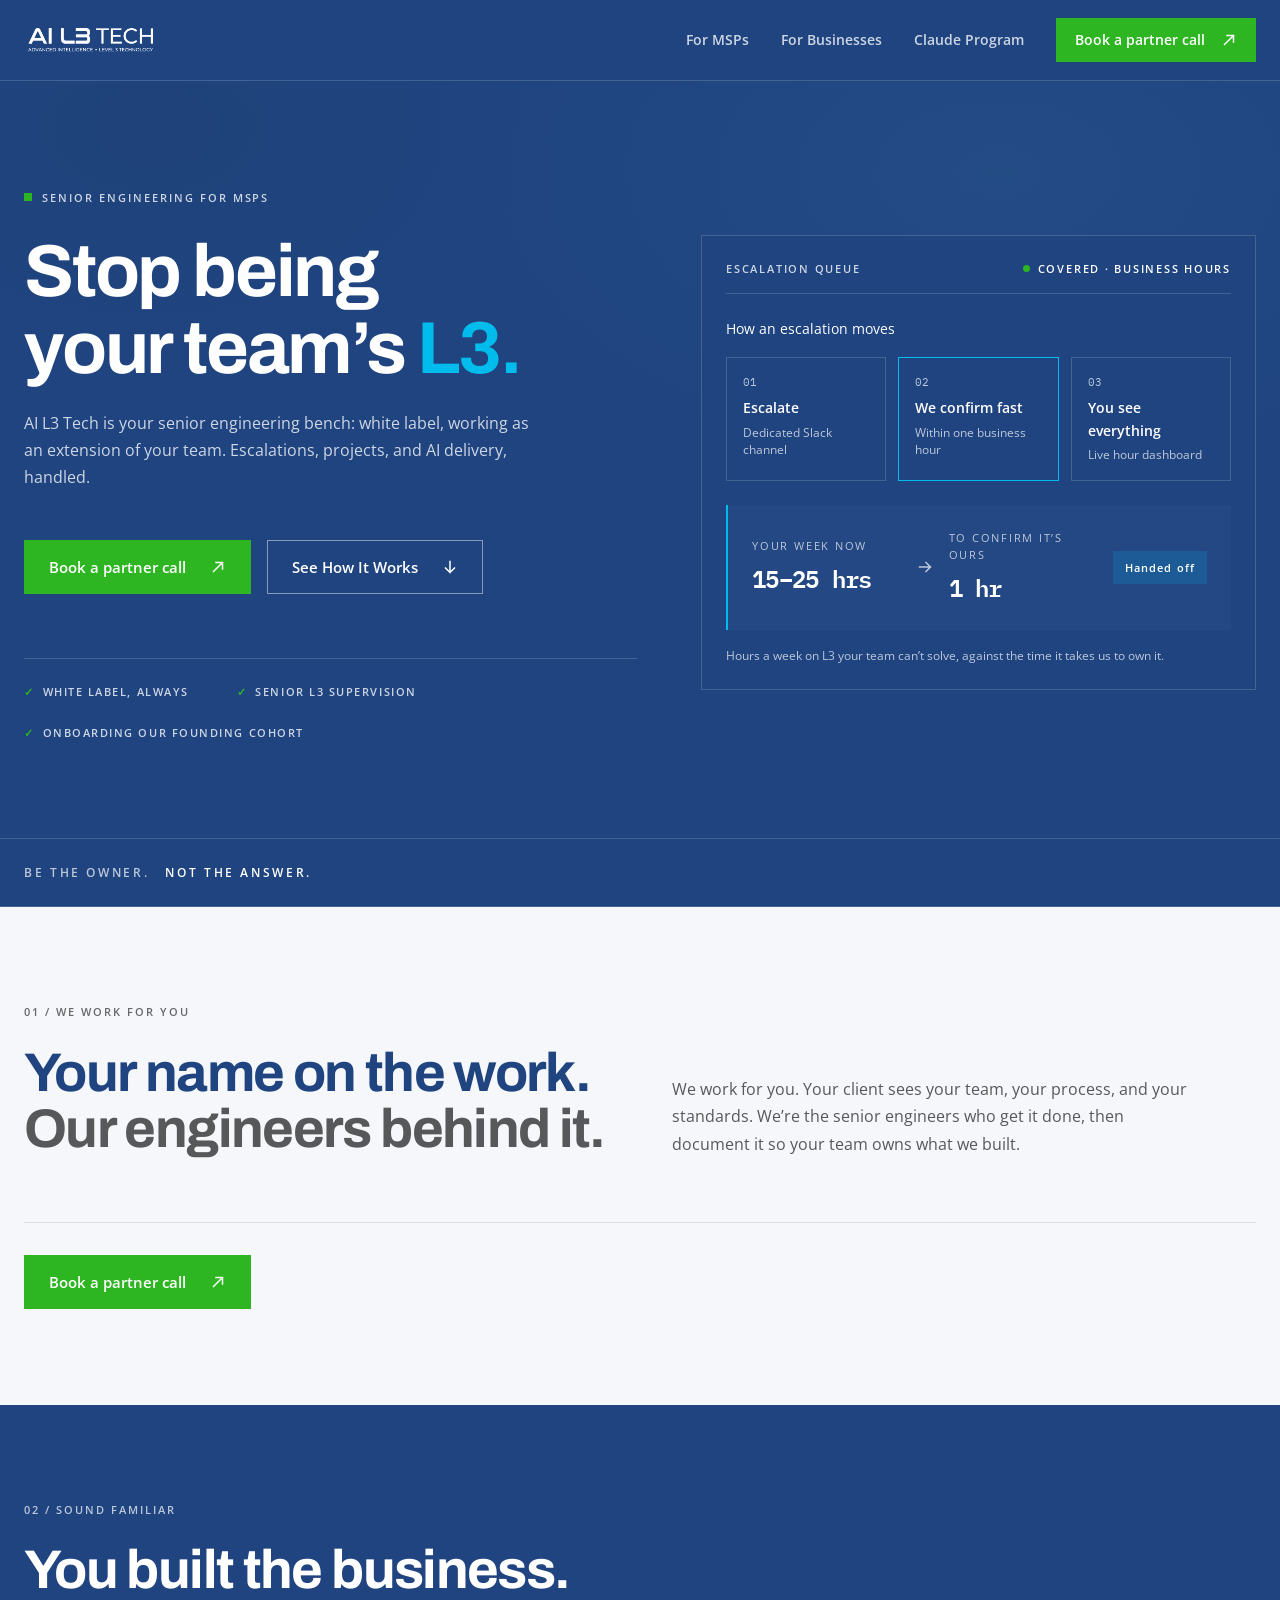
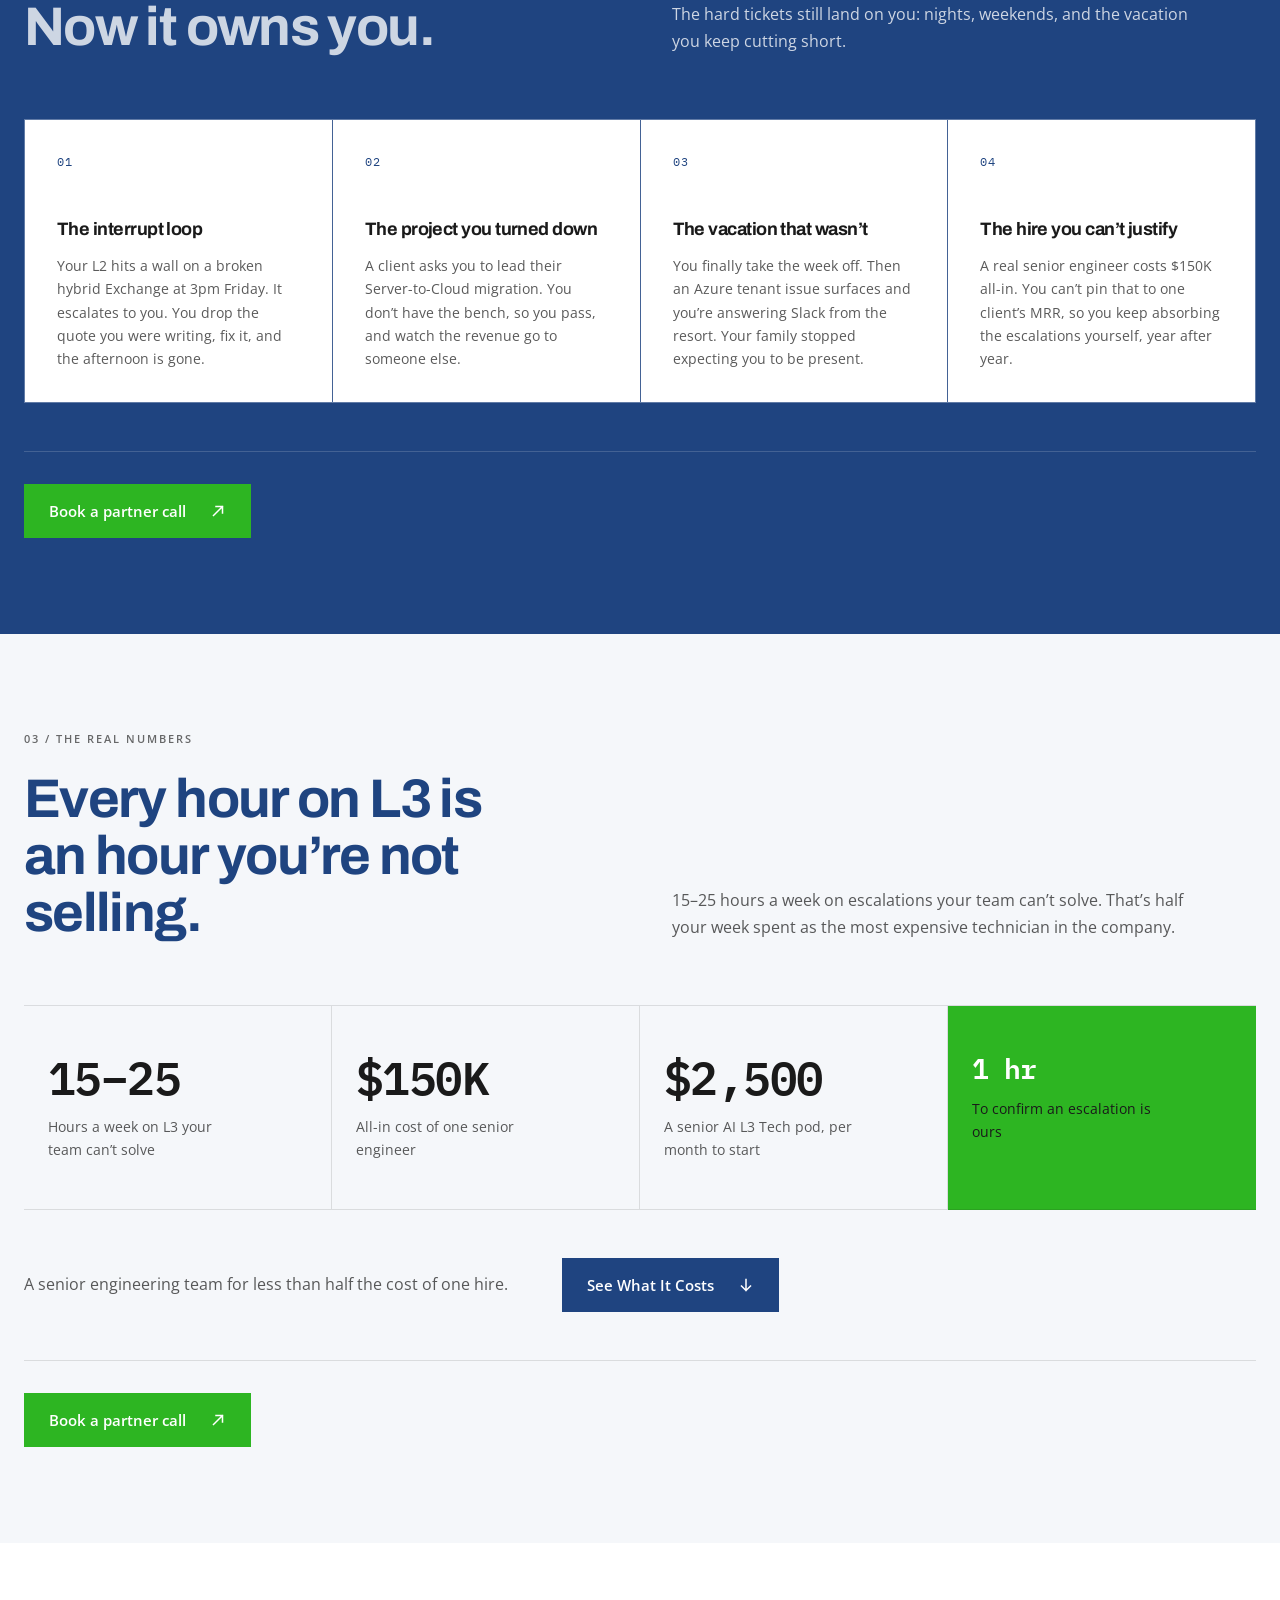
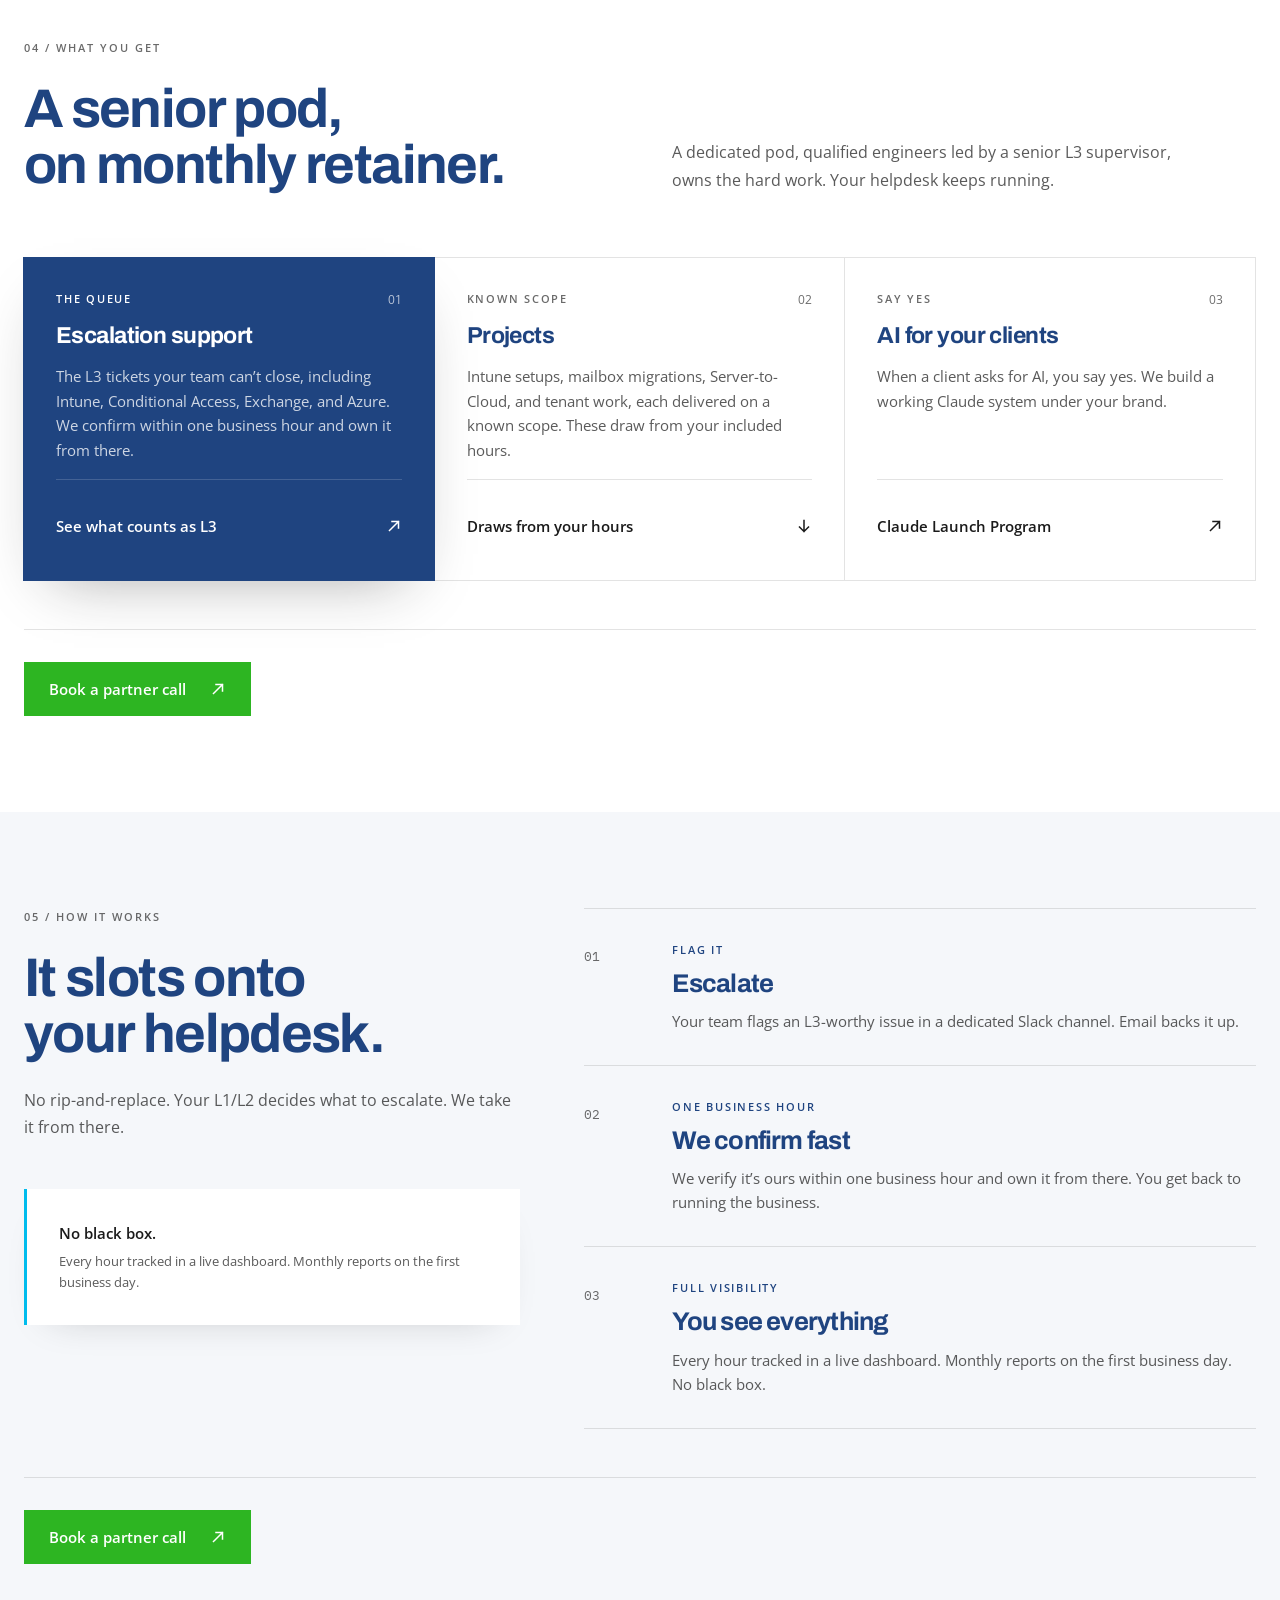
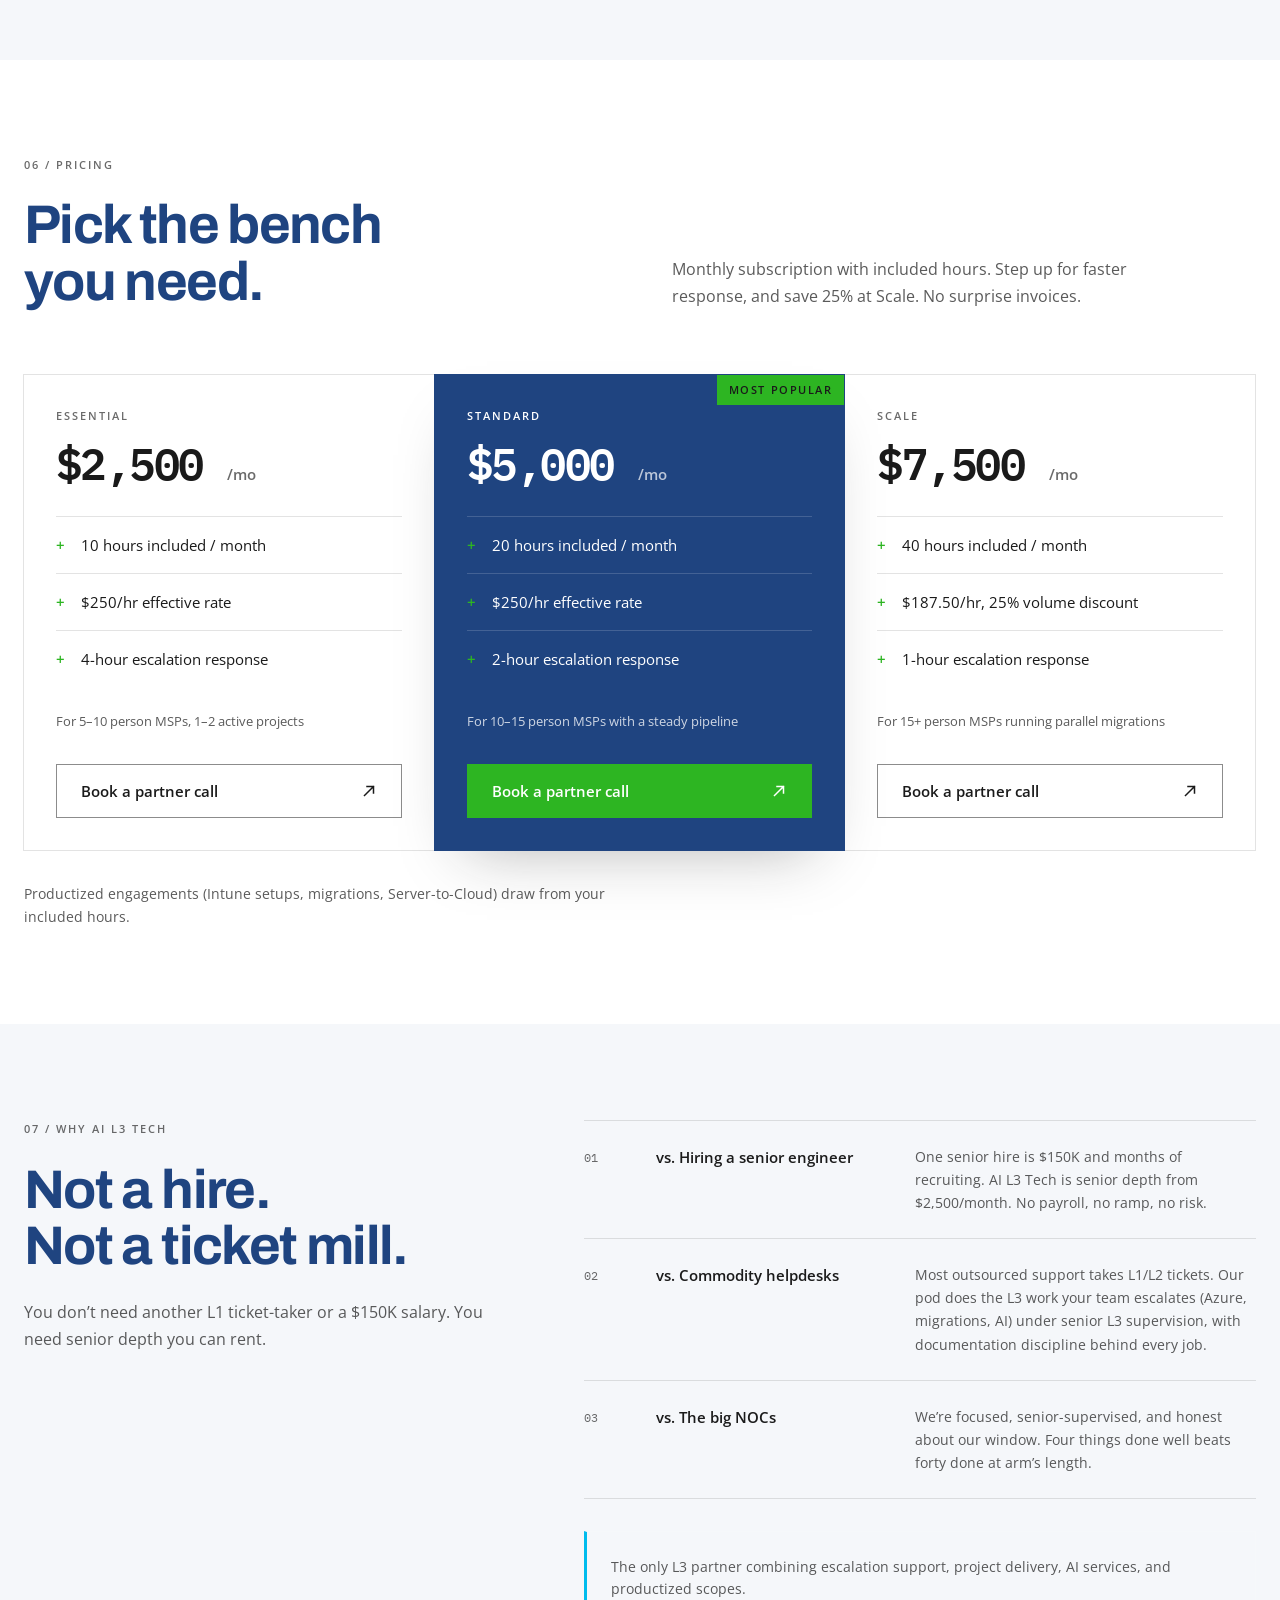
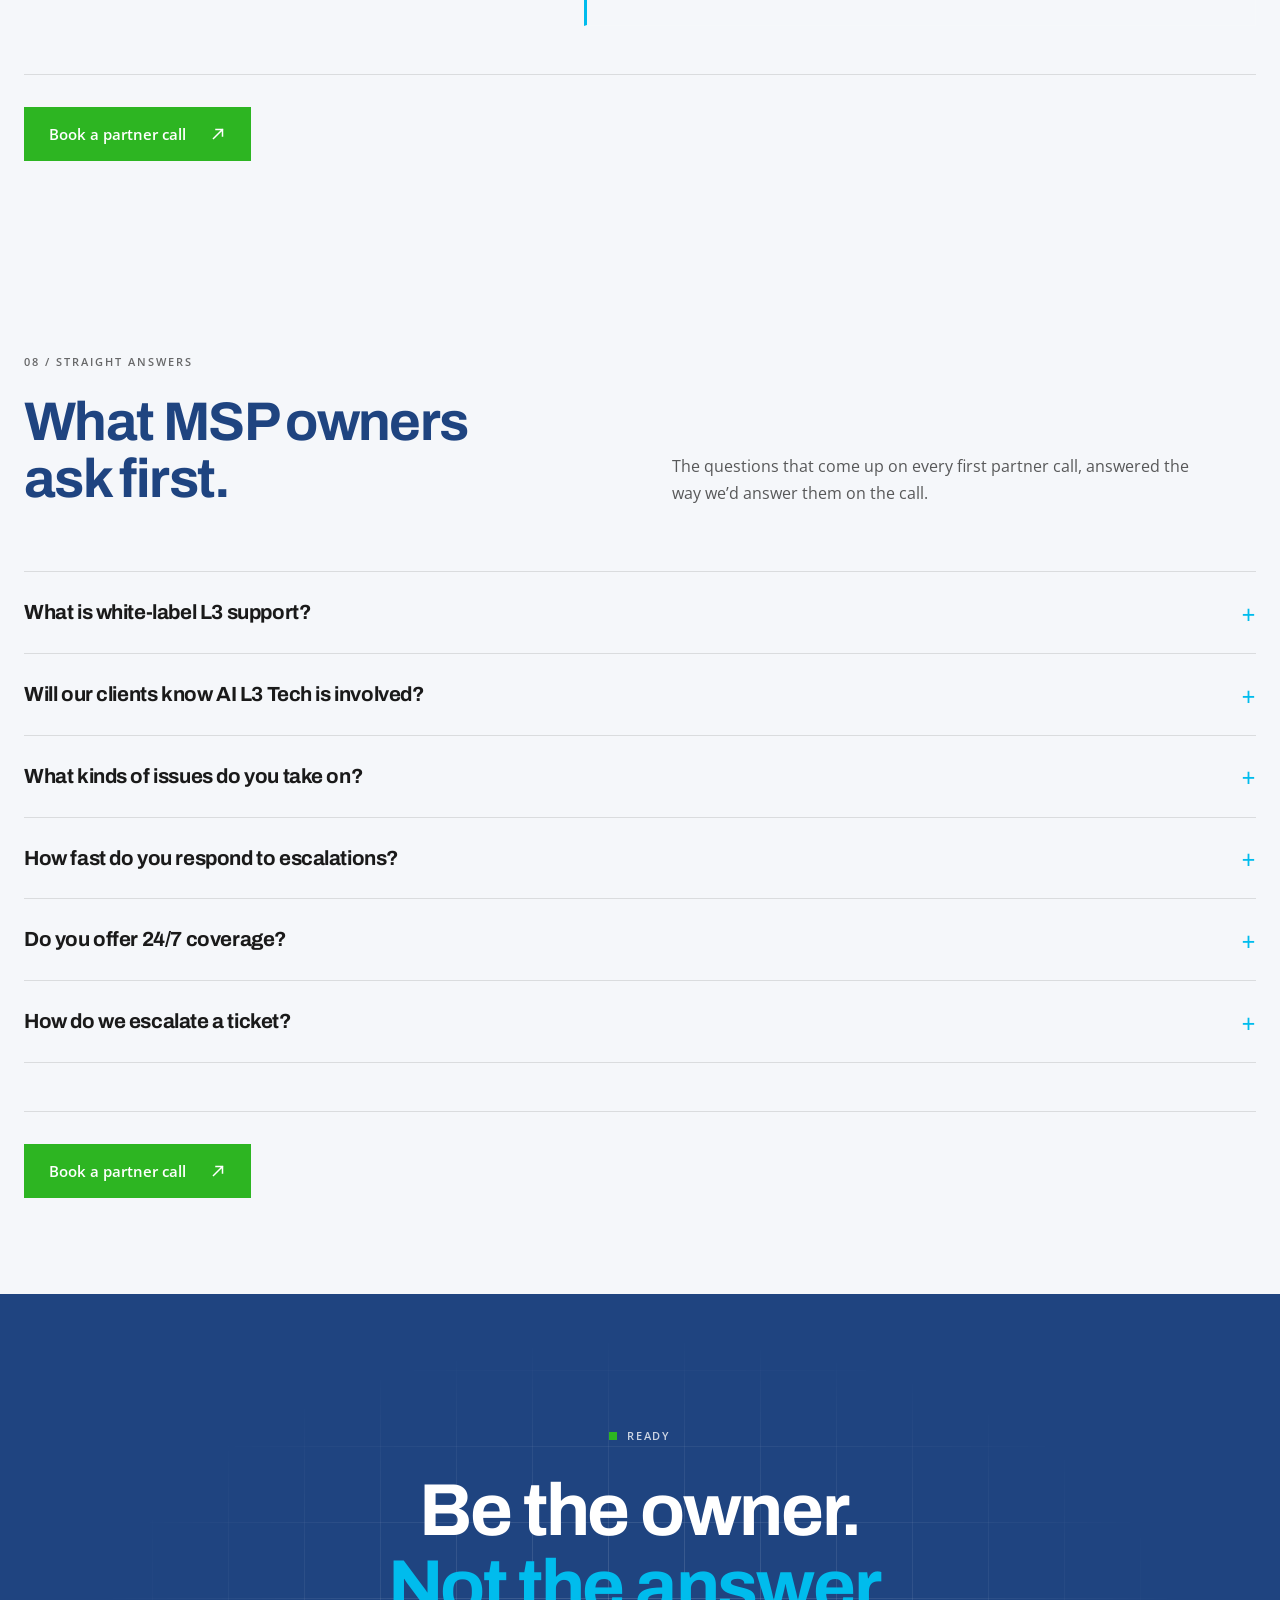
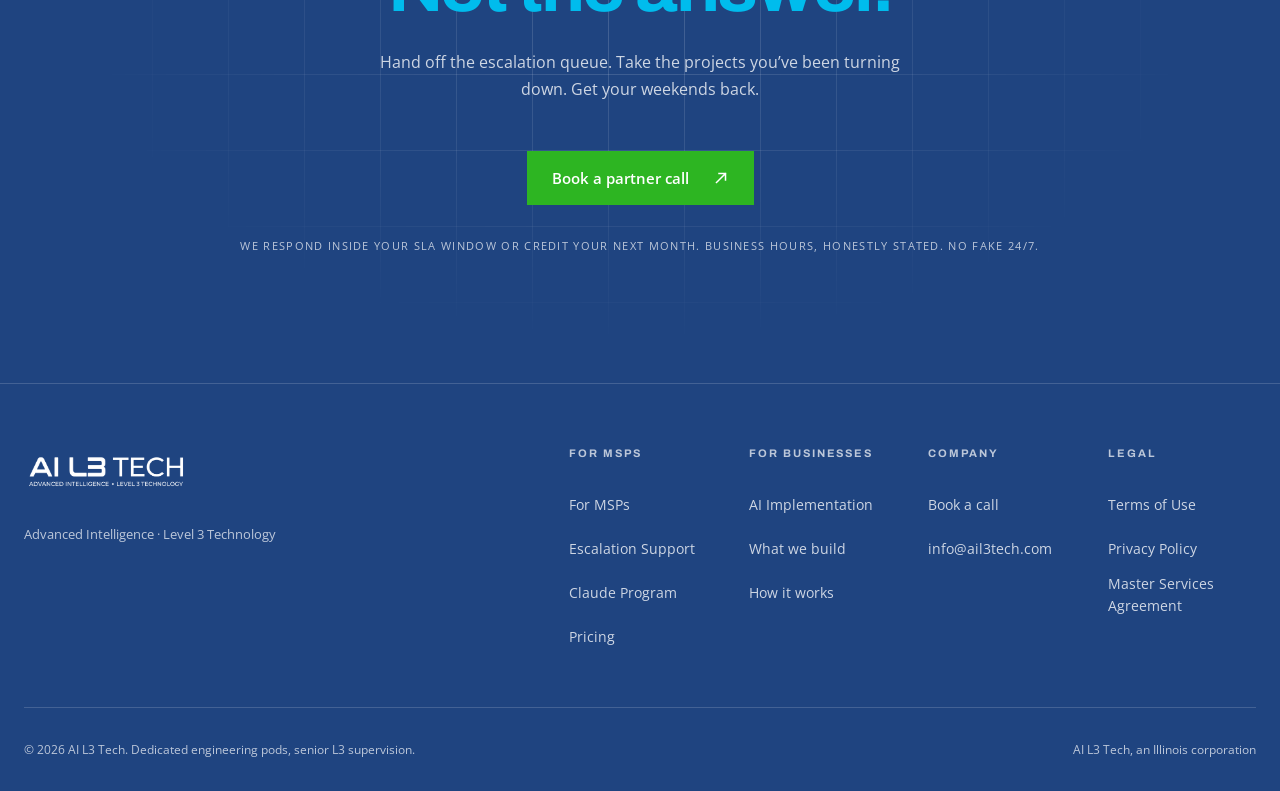
<file: msp.html>
<!DOCTYPE html>
<html lang="en-US">
<head>
<meta charset="utf-8">
<meta name="viewport" content="width=device-width, initial-scale=1">
<title>White-Label L3 Engineering for MSPs, AI L3 Tech</title>
<meta name="description" content="Senior L3 escalation support, migrations, and AI delivery for MSPs. White label, business hours, from $2,500/month.">

<link rel="canonical" href="https://ail3tech.com/msp">
<meta name="robots" content="index, follow, max-snippet:-1, max-image-preview:large, max-video-preview:-1">
<meta name="author" content="AI L3 Tech">

<link rel="preconnect" href="https://fonts.googleapis.com">
<link rel="preconnect" href="https://fonts.gstatic.com" crossorigin>
<link rel="stylesheet" href="https://fonts.googleapis.com/css2?family=Archivo:wght@700;800&family=Open+Sans:wght@400;600&family=IBM+Plex+Mono:wght@400;600&display=swap">

<link rel="icon" href="/favicon.ico" sizes="any">
<link rel="icon" type="image/png" sizes="32x32" href="assets/img/favicon-32.png">
<link rel="icon" type="image/png" sizes="16x16" href="assets/img/favicon-16.png">
<link rel="apple-touch-icon" sizes="180x180" href="assets/img/apple-touch-icon.png">
<link rel="manifest" href="site.webmanifest">
<meta name="theme-color" content="#1F4480">

<meta property="og:type" content="website">
<meta property="og:site_name" content="AI L3 Tech">
<meta property="og:locale" content="en_US">
<meta property="og:url" content="https://ail3tech.com/msp">
<meta property="og:title" content="White-Label L3 Engineering for MSPs, AI L3 Tech">
<meta property="og:description" content="Senior L3 escalation support, migrations, and AI delivery for MSPs. White label, business hours, from $2,500/month.">
<meta property="og:image" content="https://ail3tech.com/assets/img/og-msp.png">
<meta property="og:image:width" content="1200">
<meta property="og:image:height" content="630">
<meta property="og:image:alt" content="AI L3 Tech. Stop being your team&#x27;s L3.">

<meta name="twitter:card" content="summary_large_image">
<meta name="twitter:title" content="White-Label L3 Engineering for MSPs, AI L3 Tech">
<meta name="twitter:description" content="Senior L3 escalation support, migrations, and AI delivery for MSPs. White label, business hours, from $2,500/month.">
<meta name="twitter:image" content="https://ail3tech.com/assets/img/og-msp.png">

<link rel="stylesheet" href="assets/css/ail3.css?v=6875e9c231">
<script type="application/ld+json">
{
  "@context": "https://schema.org",
  "@graph": [
    {
      "@type": [
        "Organization",
        "ProfessionalService"
      ],
      "@id": "https://ail3tech.com/#organization",
      "name": "AI L3 Tech",
      "alternateName": [
        "AIL3 Tech",
        "AIL3"
      ],
      "legalName": "AI L3 Tech Corporation",
      "url": "https://ail3tech.com/",
      "logo": {
        "@type": "ImageObject",
        "url": "https://ail3tech.com/assets/img/og-logo.png",
        "width": 1200,
        "height": 630
      },
      "image": "https://ail3tech.com/assets/img/og-logo.png",
      "email": "info@ail3tech.com",
      "slogan": "The tech you don't have time to figure out. HANDLED.",
      "description": "AI L3 Tech provides senior engineering in two forms: white-label L3 escalation and project delivery for managed service providers, and Claude AI implementation, app development and custom AI applications for growing businesses.",
      "address": {
        "@type": "PostalAddress",
        "addressRegion": "IL",
        "addressCountry": "US"
      },
      "areaServed": {
        "@type": "Country",
        "name": "United States"
      },
      "knowsAbout": [
        "Level 3 IT support",
        "MSP escalation support",
        "White label IT engineering",
        "Microsoft 365 migration",
        "Microsoft Entra ID",
        "Conditional Access",
        "Microsoft Intune",
        "Azure infrastructure",
        "Server to cloud migration",
        "Mailbox migration",
        "Claude implementation",
        "AI app development",
        "Custom AI applications",
        "AI for law practices",
        "AI for accounting practices",
        "AI for real estate agents",
        "AI for contractors",
        "AI for engineering companies",
        "AI for landscaping companies"
      ],
      "contactPoint": [
        {
          "@type": "ContactPoint",
          "contactType": "sales",
          "email": "info@ail3tech.com",
          "url": "https://ail3tech.com/book",
          "areaServed": "US",
          "availableLanguage": "English"
        }
      ]
    },
    {
      "@type": "WebPage",
      "@id": "https://ail3tech.com/msp#webpage",
      "url": "https://ail3tech.com/msp",
      "name": "White-Label L3 Engineering for MSPs, AI L3 Tech",
      "description": "Senior L3 escalation support, migrations, and AI delivery for MSPs. White label, business hours, from $2,500/month.",
      "inLanguage": "en-US",
      "isPartOf": {
        "@id": "https://ail3tech.com/#website"
      },
      "about": {
        "@id": "https://ail3tech.com/#organization"
      },
      "primaryImageOfPage": {
        "@type": "ImageObject",
        "url": "https://ail3tech.com/assets/img/og-msp.png"
      }
    },
    {
      "@type": "BreadcrumbList",
      "@id": "https://ail3tech.com/msp#breadcrumb",
      "itemListElement": [
        {
          "@type": "ListItem",
          "position": 1,
          "name": "Home",
          "item": "https://ail3tech.com/"
        },
        {
          "@type": "ListItem",
          "position": 2,
          "name": "For MSPs",
          "item": "https://ail3tech.com/msp"
        }
      ]
    },
    {
      "@type": "Service",
      "@id": "https://ail3tech.com/msp#service",
      "serviceType": "White-label L3 escalation support and project delivery for managed service providers",
      "provider": {
        "@id": "https://ail3tech.com/#organization"
      },
      "areaServed": {
        "@type": "Country",
        "name": "United States"
      },
      "audience": {
        "@type": "BusinessAudience",
        "name": "Managed service providers"
      },
      "description": "Senior L3 escalation support, migrations, and AI delivery for MSPs. White label, business hours, from $2,500/month.",
      "hasOfferCatalog": {
        "@type": "OfferCatalog",
        "name": "AI L3 Tech monthly retainer plans",
        "itemListElement": [
          {
            "@type": "Offer",
            "name": "Essential",
            "description": "10 hours included per month, 4-hour escalation response. For 5-10 person MSPs.",
            "price": "2500",
            "priceCurrency": "USD",
            "url": "https://ail3tech.com/msp#pricing",
            "availability": "https://schema.org/InStock",
            "priceSpecification": {
              "@type": "UnitPriceSpecification",
              "price": "2500",
              "priceCurrency": "USD",
              "unitCode": "MON",
              "unitText": "month",
              "billingIncrement": 1
            }
          },
          {
            "@type": "Offer",
            "name": "Standard",
            "description": "20 hours included per month, 2-hour escalation response. For 10-15 person MSPs.",
            "price": "5000",
            "priceCurrency": "USD",
            "url": "https://ail3tech.com/msp#pricing",
            "availability": "https://schema.org/InStock",
            "priceSpecification": {
              "@type": "UnitPriceSpecification",
              "price": "5000",
              "priceCurrency": "USD",
              "unitCode": "MON",
              "unitText": "month",
              "billingIncrement": 1
            }
          },
          {
            "@type": "Offer",
            "name": "Scale",
            "description": "40 hours included per month, 1-hour escalation response. For 15+ person MSPs.",
            "price": "7500",
            "priceCurrency": "USD",
            "url": "https://ail3tech.com/msp#pricing",
            "availability": "https://schema.org/InStock",
            "priceSpecification": {
              "@type": "UnitPriceSpecification",
              "price": "7500",
              "priceCurrency": "USD",
              "unitCode": "MON",
              "unitText": "month",
              "billingIncrement": 1
            }
          }
        ]
      }
    },
    {
      "@type": "FAQPage",
      "@id": "https://ail3tech.com/msp#faq",
      "mainEntity": [
        {
          "@type": "Question",
          "name": "What is white-label L3 support?",
          "acceptedAnswer": {
            "@type": "Answer",
            "text": "White-label L3 support means a senior engineering team works on your MSP’s escalations and projects under your brand. Your clients deal with your company; AI L3 Tech engineers do the advanced work behind the scenes and document it for your team."
          }
        },
        {
          "@type": "Question",
          "name": "Will our clients know AI L3 Tech is involved?",
          "acceptedAnswer": {
            "@type": "Answer",
            "text": "No, unless you choose to tell them. We work as an extension of your team, under your name and your process."
          }
        },
        {
          "@type": "Question",
          "name": "What kinds of issues do you take on?",
          "acceptedAnswer": {
            "@type": "Answer",
            "text": "The L3 work your L1 and L2 technicians escalate: Intune and Conditional Access, Exchange and hybrid mail, Azure, tenant issues, mailbox migrations, and Server-to-Cloud projects. AI projects for your clients run through the Claude Launch Program."
          }
        },
        {
          "@type": "Question",
          "name": "How fast do you respond to escalations?",
          "acceptedAnswer": {
            "@type": "Answer",
            "text": "We confirm an escalation is ours within one business hour. Committed response times are 4 hours on Essential, 2 hours on Standard, and 1 hour on Scale."
          }
        },
        {
          "@type": "Question",
          "name": "Do you offer 24/7 coverage?",
          "acceptedAnswer": {
            "@type": "Answer",
            "text": "No. We cover business hours and say so plainly. If we miss the response window in your plan, we credit your next month."
          }
        },
        {
          "@type": "Question",
          "name": "How do we escalate a ticket?",
          "acceptedAnswer": {
            "@type": "Answer",
            "text": "Your team posts it in a dedicated Slack channel, with email as backup. Every hour we spend is visible in a live dashboard, with a monthly report on the first business day."
          }
        }
      ]
    }
  ]
}
</script>
</head>
<body>

<a class="skip-link" href="#main">Skip to content</a>

<!-- ============================= NAV ============================= -->
<nav class="nav" aria-label="Main">
  <div class="wrap">
    <a class="nav-logo" href="index.html" aria-label="AI L3 Tech home">
      <img src="assets/img/ail3-logo-white.png" alt="AI L3 Tech" width="512" height="131">
    </a>

    <button class="nav-toggle" type="button" aria-expanded="false" aria-controls="nav-links" aria-label="Menu">
      <span></span>
    </button>

    <div class="nav-links" id="nav-links">
      <a href="msp.html" aria-current="page">For MSPs</a>
      <a href="ai.html">For Businesses</a>
      <a href="claude-launch-program.html">Claude Program</a>
      <a class="btn btn--lime btn--sm" href="book.html">
        Book a partner call <span class="arw" aria-hidden="true"><svg viewBox="0 0 16 16" aria-hidden="true" focusable="false"><path d="M3.5 12.5 12.5 3.5M6 3.5h6.5v6.5"/></svg></span>
      </a>
    </div>
  </div>
</nav>

<main id="main">

<!-- ============================= HERO ============================= -->
<header class="hero band-dark">
  <div class="wrap">
    <div class="hero-grid">

      <div>
        <span class="eyebrow">Senior engineering for MSPs</span>

        <h1 class="display-1">Stop being<br>your team&rsquo;s <span class="accent">L3.</span></h1>

        <p class="lead">AI L3 Tech is your senior engineering bench: white label, working as an extension of your team. Escalations, projects, and AI delivery, handled.</p>

        <div class="btn-row">
          <a class="btn btn--lime" href="book.html">
            Book a partner call <span class="arw" aria-hidden="true"><svg viewBox="0 0 16 16" aria-hidden="true" focusable="false"><path d="M3.5 12.5 12.5 3.5M6 3.5h6.5v6.5"/></svg></span>
          </a>
          <a class="btn btn--outline" href="#how">
            See How It Works <span class="arw" aria-hidden="true"><svg viewBox="0 0 16 16" aria-hidden="true" focusable="false"><path d="M8 2.5v11M3.5 9 8 13.5 12.5 9"/></svg></span>
          </a>
        </div>

        <ul class="trust-row">
          <li><span class="tick" aria-hidden="true">&#10003;</span> White label, always</li>
          <li><span class="tick" aria-hidden="true">&#10003;</span> Senior L3 supervision</li>
          <li><span class="tick" aria-hidden="true">&#10003;</span> Onboarding our founding cohort</li>
        </ul>
      </div>

      <div class="panel reveal">
        <div class="panel-head">
          <span>Escalation queue</span>
          <span class="pulse">Covered &middot; business hours</span>
        </div>

        <p class="panel-label">How an escalation moves</p>

        <div class="flow">
          <div class="flow-step">
            <div class="n">01</div>
            <div class="t">Escalate</div>
            <div class="d">Dedicated Slack channel</div>
          </div>
          <div class="flow-step is-active">
            <div class="n">02</div>
            <div class="t">We confirm fast</div>
            <div class="d">Within one business hour</div>
          </div>
          <div class="flow-step">
            <div class="n">03</div>
            <div class="t">You see everything</div>
            <div class="d">Live hour dashboard</div>
          </div>
        </div>

        <div class="delta">
          <div>
            <div class="k">Your week now</div>
            <div class="v">15&ndash;25 hrs</div>
          </div>
          <div class="arrow" aria-hidden="true"><svg viewBox="0 0 16 16" aria-hidden="true" focusable="false"><path d="M2.5 8h11M9 3.5 13.5 8 9 12.5"/></svg></div>
          <div>
            <div class="k">To confirm it&rsquo;s ours</div>
            <div class="v">1 hr</div>
          </div>
          <div class="badge">Handed off</div>
        </div>

        <p class="panel-note">Hours a week on L3 your team can&rsquo;t solve, against the time it takes us to own it.</p>
      </div>

    </div>
  </div>
</header>

<!-- ============================= TAGLINE BAND ============================= -->
<div class="tagline-band">
  <div class="wrap">
    <span>Be the owner.</span> <b>Not the answer.</b>
  </div>
</div>

<!-- ============================= 01 / WE WORK FOR YOU ============================= -->
<section class="section band-light" id="white-label">
  <div class="wrap">
    <div class="sec-head reveal">
      <div>
        <p class="section-tag">01 / We work for you</p>
        <h2 class="display-2">Your name on the work.<br><span class="muted">Our engineers behind it.</span></h2>
      </div>
      <p class="lead">We work for you. Your client sees your team, your process, and your standards. We&rsquo;re the senior engineers who get it done, then document it so your team owns what we built.</p>
    </div>
  
    <div class="section-cta reveal">
      <a class="btn btn--lime" href="book.html">Book a partner call <span class="arw" aria-hidden="true"><svg viewBox="0 0 16 16" aria-hidden="true" focusable="false"><path d="M3.5 12.5 12.5 3.5M6 3.5h6.5v6.5"/></svg></span></a>
    </div>
  </div>
</section>

<!-- ============================= 02 / SOUND FAMILIAR ============================= -->
<section class="section band-deep" id="familiar">
  <div class="wrap">
    <div class="sec-head reveal">
      <div>
        <p class="section-tag">02 / Sound familiar</p>
        <h2 class="display-2">You built the business.<br><span class="muted">Now it owns you.</span></h2>
      </div>
      <p class="lead">The hard tickets still land on you: nights, weekends, and the vacation you keep cutting short.</p>
    </div>

    <div class="pain-grid reveal-stagger">
      <article class="pain">
        <div class="n">01</div>
        <h3>The interrupt loop</h3>
        <p>Your L2 hits a wall on a broken hybrid Exchange at 3pm Friday. It escalates to you. You drop the quote you were writing, fix it, and the afternoon is gone.</p>
      </article>
      <article class="pain">
        <div class="n">02</div>
        <h3>The project you turned down</h3>
        <p>A client asks you to lead their Server-to-Cloud migration. You don&rsquo;t have the bench, so you pass, and watch the revenue go to someone else.</p>
      </article>
      <article class="pain">
        <div class="n">03</div>
        <h3>The vacation that wasn&rsquo;t</h3>
        <p>You finally take the week off. Then an Azure tenant issue surfaces and you&rsquo;re answering Slack from the resort. Your family stopped expecting you to be present.</p>
      </article>
      <article class="pain">
        <div class="n">04</div>
        <h3>The hire you can&rsquo;t justify</h3>
        <p>A real senior engineer costs $150K all-in. You can&rsquo;t pin that to one client&rsquo;s MRR, so you keep absorbing the escalations yourself, year after year.</p>
      </article>
    </div>
  
    <div class="section-cta reveal">
      <a class="btn btn--lime" href="book.html">Book a partner call <span class="arw" aria-hidden="true"><svg viewBox="0 0 16 16" aria-hidden="true" focusable="false"><path d="M3.5 12.5 12.5 3.5M6 3.5h6.5v6.5"/></svg></span></a>
    </div>
  </div>
</section>

<!-- ============================= 03 / THE REAL NUMBERS ============================= -->
<section class="section band-light" id="numbers">
  <div class="wrap">
    <div class="sec-head reveal">
      <div>
        <p class="section-tag">03 / The real numbers</p>
        <h2 class="display-2">Every hour on L3 is<br>an hour you&rsquo;re not selling.</h2>
      </div>
      <p class="lead">15&ndash;25 hours a week on escalations your team can&rsquo;t solve. That&rsquo;s half your week spent as the most expensive technician in the company.</p>
    </div>
  </div>

  <div class="wrap">
    <div class="stat-strip reveal-stagger">
      <div class="stat">
        <div class="v">15&ndash;25</div>
        <p class="k">Hours a week on L3 your team can&rsquo;t solve</p>
      </div>
      <div class="stat">
        <div class="v">$150K</div>
        <p class="k">All-in cost of one senior engineer</p>
      </div>
      <div class="stat">
        <div class="v">$2,500</div>
        <p class="k">A senior AI L3 Tech pod, per month to start</p>
      </div>
      <div class="stat stat--lime">
        <div class="v">1 hr</div>
        <p class="k">To confirm an escalation is ours</p>
      </div>
    </div>

    <div class="btn-row mt-7">
      <p class="lead btn-row-note">A senior engineering team for less than half the cost of one hire.</p>
      <a class="btn btn--dark" href="#pricing">
        See What It Costs <span class="arw" aria-hidden="true"><svg viewBox="0 0 16 16" aria-hidden="true" focusable="false"><path d="M8 2.5v11M3.5 9 8 13.5 12.5 9"/></svg></span>
      </a>
    </div>
  
    <div class="section-cta reveal">
      <a class="btn btn--lime" href="book.html">Book a partner call <span class="arw" aria-hidden="true"><svg viewBox="0 0 16 16" aria-hidden="true" focusable="false"><path d="M3.5 12.5 12.5 3.5M6 3.5h6.5v6.5"/></svg></span></a>
    </div>
  </div>
</section>

<!-- ============================= 04 / WHAT YOU GET ============================= -->
<section class="section band-white" id="what">
  <div class="wrap">
    <div class="sec-head reveal">
      <div>
        <p class="section-tag">04 / What you get</p>
        <h2 class="display-2">A senior pod,<br>on monthly retainer.</h2>
      </div>
      <p class="lead">A dedicated pod, qualified engineers led by a senior L3 supervisor, owns the hard work. Your helpdesk keeps running.</p>
    </div>

    <div class="card-grid reveal-stagger">
      <article class="card card--feature">
        <div class="n">01</div>
        <p class="card-kicker">The queue</p>
        <h3>Escalation support</h3>
        <p>The L3 tickets your team can&rsquo;t close, including Intune, Conditional Access, Exchange, and Azure. We confirm within one business hour and own it from there.</p>
        <div class="card-foot">
          <a class="link-arrow" href="escalation-support.html">See what counts as L3 <span class="arw" aria-hidden="true"><svg viewBox="0 0 16 16" aria-hidden="true" focusable="false"><path d="M3.5 12.5 12.5 3.5M6 3.5h6.5v6.5"/></svg></span></a>
        </div>
      </article>

      <article class="card">
        <div class="n">02</div>
        <p class="card-kicker">Known scope</p>
        <h3>Projects</h3>
        <p>Intune setups, mailbox migrations, Server-to-Cloud, and tenant work, each delivered on a known scope. These draw from your included hours.</p>
        <div class="card-foot">
          <a class="link-arrow" href="#pricing">Draws from your hours <span class="arw" aria-hidden="true"><svg viewBox="0 0 16 16" aria-hidden="true" focusable="false"><path d="M8 2.5v11M3.5 9 8 13.5 12.5 9"/></svg></span></a>
        </div>
      </article>

      <article class="card">
        <div class="n">03</div>
        <p class="card-kicker">Say yes</p>
        <h3>AI for your clients</h3>
        <p>When a client asks for AI, you say yes. We build a working Claude system under your brand.</p>
        <div class="card-foot">
          <a class="link-arrow" href="claude-launch-program.html">Claude Launch Program <span class="arw" aria-hidden="true"><svg viewBox="0 0 16 16" aria-hidden="true" focusable="false"><path d="M3.5 12.5 12.5 3.5M6 3.5h6.5v6.5"/></svg></span></a>
        </div>
      </article>
    </div>
  
    <div class="section-cta reveal">
      <a class="btn btn--lime" href="book.html">Book a partner call <span class="arw" aria-hidden="true"><svg viewBox="0 0 16 16" aria-hidden="true" focusable="false"><path d="M3.5 12.5 12.5 3.5M6 3.5h6.5v6.5"/></svg></span></a>
    </div>
  </div>
</section>

<!-- ============================= 05 / HOW IT WORKS ============================= -->
<section class="section band-light" id="how">
  <div class="wrap">
    <div class="method-grid">
      <div class="reveal">
        <p class="section-tag">05 / How it works</p>
        <h2 class="display-2">It slots onto<br>your helpdesk.</h2>
        <p class="lead mt-5">No rip-and-replace. Your L1/L2 decides what to escalate. We take it from there.</p>

        <div class="note-card">
          <strong>No black box.</strong>
          <p>Every hour tracked in a live dashboard. Monthly reports on the first business day.</p>
        </div>
      </div>

      <div class="method-list reveal">
        <article class="method">
          <div class="n">01</div>
          <div>
            <p class="kicker">Flag it</p>
            <h3>Escalate</h3>
            <p>Your team flags an L3-worthy issue in a dedicated Slack channel. Email backs it up.</p>
          </div>
        </article>
        <article class="method">
          <div class="n">02</div>
          <div>
            <p class="kicker">One business hour</p>
            <h3>We confirm fast</h3>
            <p>We verify it&rsquo;s ours within one business hour and own it from there. You get back to running the business.</p>
          </div>
        </article>
        <article class="method">
          <div class="n">03</div>
          <div>
            <p class="kicker">Full visibility</p>
            <h3>You see everything</h3>
            <p>Every hour tracked in a live dashboard. Monthly reports on the first business day. No black box.</p>
          </div>
        </article>
      </div>
    </div>
  
    <div class="section-cta reveal">
      <a class="btn btn--lime" href="book.html">Book a partner call <span class="arw" aria-hidden="true"><svg viewBox="0 0 16 16" aria-hidden="true" focusable="false"><path d="M3.5 12.5 12.5 3.5M6 3.5h6.5v6.5"/></svg></span></a>
    </div>
  </div>
</section>

<!-- ============================= 06 / PRICING ============================= -->
<section class="section band-white" id="pricing">
  <div class="wrap">
    <div class="sec-head reveal">
      <div>
        <p class="section-tag">06 / Pricing</p>
        <h2 class="display-2">Pick the bench<br>you need.</h2>
      </div>
      <p class="lead">Monthly subscription with included hours. Step up for faster response, and save 25% at Scale. No surprise invoices.</p>
    </div>

    <div class="price-grid reveal-stagger">

      <article class="price">
        <p class="price-name">Essential</p>
        <p class="price-fig">$2,500 <span class="per">/mo</span></p>
        <ul class="price-specs">
          <li>10 hours included / month</li>
          <li>$250/hr effective rate</li>
          <li>4-hour escalation response</li>
        </ul>
        <p class="price-for">For 5&ndash;10 person MSPs, 1&ndash;2 active projects</p>
        <a class="btn btn--outline btn--block" href="book.html">
          Book a partner call <span class="arw" aria-hidden="true"><svg viewBox="0 0 16 16" aria-hidden="true" focusable="false"><path d="M3.5 12.5 12.5 3.5M6 3.5h6.5v6.5"/></svg></span>
        </a>
      </article>

      <article class="price price--featured">
        <span class="tag-flag">Most popular</span>
        <p class="price-name">Standard</p>
        <p class="price-fig">$5,000 <span class="per">/mo</span></p>
        <ul class="price-specs">
          <li>20 hours included / month</li>
          <li>$250/hr effective rate</li>
          <li>2-hour escalation response</li>
        </ul>
        <p class="price-for">For 10&ndash;15 person MSPs with a steady pipeline</p>
        <a class="btn btn--lime btn--block" href="book.html">
          Book a partner call <span class="arw" aria-hidden="true"><svg viewBox="0 0 16 16" aria-hidden="true" focusable="false"><path d="M3.5 12.5 12.5 3.5M6 3.5h6.5v6.5"/></svg></span>
        </a>
      </article>

      <article class="price">
        <p class="price-name">Scale</p>
        <p class="price-fig">$7,500 <span class="per">/mo</span></p>
        <ul class="price-specs">
          <li>40 hours included / month</li>
          <li>$187.50/hr, 25% volume discount</li>
          <li>1-hour escalation response</li>
        </ul>
        <p class="price-for">For 15+ person MSPs running parallel migrations</p>
        <a class="btn btn--outline btn--block" href="book.html">
          Book a partner call <span class="arw" aria-hidden="true"><svg viewBox="0 0 16 16" aria-hidden="true" focusable="false"><path d="M3.5 12.5 12.5 3.5M6 3.5h6.5v6.5"/></svg></span>
        </a>
      </article>

    </div>

    <p class="price-note">Productized engagements (Intune setups, migrations, Server-to-Cloud) draw from your included hours.</p>
  </div>
</section>

<!-- ============================= 07 / WHY AI L3 TECH ============================= -->
<section class="section band-light" id="why">
  <div class="wrap">
    <div class="method-grid">
      <div class="reveal">
        <p class="section-tag">07 / Why AI L3 Tech</p>
        <h2 class="display-2">Not a hire.<br>Not a ticket mill.</h2>
        <p class="lead mt-5">You don&rsquo;t need another L1 ticket-taker or a $150K salary. You need senior depth you can rent.</p>
      </div>

      <div class="rows reveal">
        <div class="row">
          <div class="n">01</div>
          <div class="t">vs. Hiring a senior engineer</div>
          <div class="d">One senior hire is $150K and months of recruiting. AI L3 Tech is senior depth from $2,500/month. No payroll, no ramp, no risk.</div>
        </div>
        <div class="row">
          <div class="n">02</div>
          <div class="t">vs. Commodity helpdesks</div>
          <div class="d">Most outsourced support takes L1/L2 tickets. Our pod does the L3 work your team escalates (Azure, migrations, AI) under senior L3 supervision, with documentation discipline behind every job.</div>
        </div>
        <div class="row">
          <div class="n">03</div>
          <div class="t">vs. The big NOCs</div>
          <div class="d">We&rsquo;re focused, senior-supervised, and honest about our window. Four things done well beats forty done at arm&rsquo;s length.</div>
        </div>

        <div class="cohort-note">
          The only L3 partner combining escalation support, project delivery, AI services, and productized scopes.
        </div>
      </div>
    </div>
  
    <div class="section-cta reveal">
      <a class="btn btn--lime" href="book.html">Book a partner call <span class="arw" aria-hidden="true"><svg viewBox="0 0 16 16" aria-hidden="true" focusable="false"><path d="M3.5 12.5 12.5 3.5M6 3.5h6.5v6.5"/></svg></span></a>
    </div>
  </div>
</section>

<!-- ============================= 08 / FAQ ============================= -->
<section class="section band-light" id="faq">
  <div class="wrap">
    <div class="sec-head reveal">
      <div>
        <p class="section-tag">08 / Straight answers</p>
        <h2 class="display-2">What MSP owners<br>ask first.</h2>
      </div>
      <p class="lead">The questions that come up on every first partner call, answered the way we&rsquo;d answer them on the call.</p>
    </div>

    <div class="faq reveal">
      <details>
        <summary>What is white-label L3 support?</summary>
        <p class="answer">White-label L3 support means a senior engineering team works on your MSP&rsquo;s escalations and projects under your brand. Your clients deal with your company; AI L3 Tech engineers do the advanced work behind the scenes and document it for your team.</p>
      </details>
      <details>
        <summary>Will our clients know AI L3 Tech is involved?</summary>
        <p class="answer">No, unless you choose to tell them. We work as an extension of your team, under your name and your process.</p>
      </details>
      <details>
        <summary>What kinds of issues do you take on?</summary>
        <p class="answer">The L3 work your L1 and L2 technicians escalate: Intune and Conditional Access, Exchange and hybrid mail, Azure, tenant issues, mailbox migrations, and Server-to-Cloud projects. AI projects for your clients run through the Claude Launch Program.</p>
      </details>
      <details>
        <summary>How fast do you respond to escalations?</summary>
        <p class="answer">We confirm an escalation is ours within one business hour. Committed response times are 4 hours on Essential, 2 hours on Standard, and 1 hour on Scale.</p>
      </details>
      <details>
        <summary>Do you offer 24/7 coverage?</summary>
        <p class="answer">No. We cover business hours and say so plainly. If we miss the response window in your plan, we credit your next month.</p>
      </details>
      <details>
        <summary>How do we escalate a ticket?</summary>
        <p class="answer">Your team posts it in a dedicated Slack channel, with email as backup. Every hour we spend is visible in a live dashboard, with a monthly report on the first business day.</p>
      </details>
    </div>
  
    <div class="section-cta reveal">
      <a class="btn btn--lime" href="book.html">Book a partner call <span class="arw" aria-hidden="true"><svg viewBox="0 0 16 16" aria-hidden="true" focusable="false"><path d="M3.5 12.5 12.5 3.5M6 3.5h6.5v6.5"/></svg></span></a>
    </div>
  </div>
</section>

<!-- ============================= FINAL CTA ============================= -->
<section class="cta-final band-dark" id="ready">
  <div class="wrap">
    <span class="eyebrow">Ready</span>
    <h2 class="display-1">Be the owner.<br><span class="accent">Not the answer.</span></h2>
    <p class="lead">Hand off the escalation queue. Take the projects you&rsquo;ve been turning down. Get your weekends back.</p>
    <a class="btn btn--lime" href="book.html">
      Book a partner call <span class="arw" aria-hidden="true"><svg viewBox="0 0 16 16" aria-hidden="true" focusable="false"><path d="M3.5 12.5 12.5 3.5M6 3.5h6.5v6.5"/></svg></span>
    </a>
    <p class="cta-note">We respond inside your SLA window or credit your next month. Business hours, honestly stated. No fake 24/7.</p>
  </div>
</section>

</main>

<!-- ============================= FOOTER ============================= -->
<footer class="footer">
  <div class="wrap">
    <div class="footer-top">
      <div>
        <a class="footer-logo" href="index.html" aria-label="AI L3 Tech home">
          <img src="assets/img/ail3-logo-white.png" alt="AI L3 Tech" width="512" height="131">
        </a>
        <p class="footer-tag">Advanced Intelligence &middot; Level 3 Technology</p>
      </div>

      <div class="footer-cols">
        <div>
          <h2>For MSPs</h2>
          <ul>
            <li><a href="msp.html">For MSPs</a></li>
            <li><a href="escalation-support.html">Escalation Support</a></li>
            <li><a href="claude-launch-program.html">Claude Program</a></li>
            <li><a href="msp.html#pricing">Pricing</a></li>
          </ul>
        </div>
        <div>
          <h2>For Businesses</h2>
          <ul>
            <li><a href="ai.html">AI Implementation</a></li>
            <li><a href="ai.html#build">What we build</a></li>
            <li><a href="ai.html#how">How it works</a></li>
          </ul>
        </div>
        <div>
          <h2>Company</h2>
          <ul>
            <li><a href="book.html">Book a call</a></li>
            <li><a href="mailto:info@ail3tech.com">info@ail3tech.com</a></li>
          </ul>
        </div>
        <div>
          <h2>Legal</h2>
          <ul>
            <li><a href="terms-of-use.html">Terms of Use</a></li>
            <li><a href="privacy-policy.html">Privacy Policy</a></li>
            <li><a href="master-services-agreement.html">Master Services Agreement</a></li>
          </ul>
        </div>
      </div>
    </div>

    <div class="footer-bottom">
      <p>&copy; 2026 AI L3 Tech. Dedicated engineering pods, senior L3 supervision.</p>
      <p>AI L3 Tech, an Illinois corporation</p>
    </div>
  </div>
</footer>

<script src="assets/js/ail3.js?v=be330f6ce3"></script>
</body>
</html>
</file>
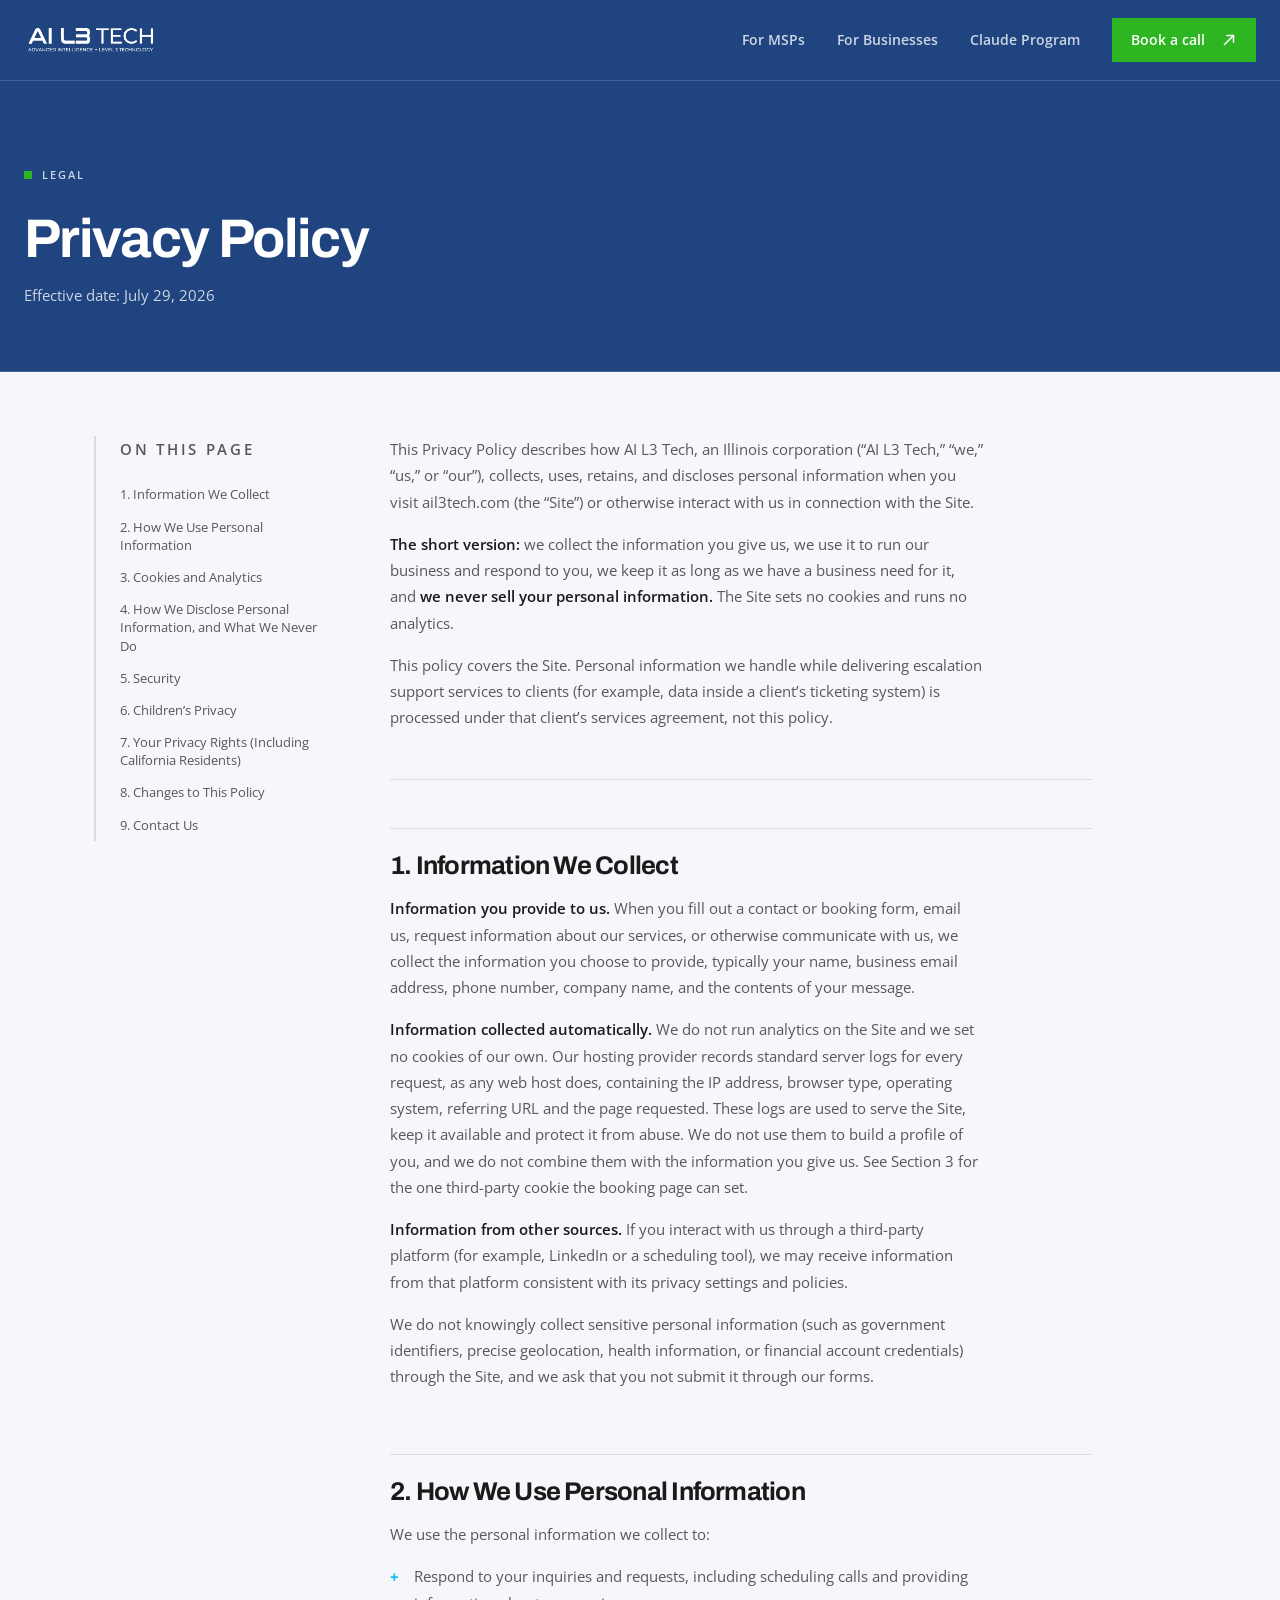
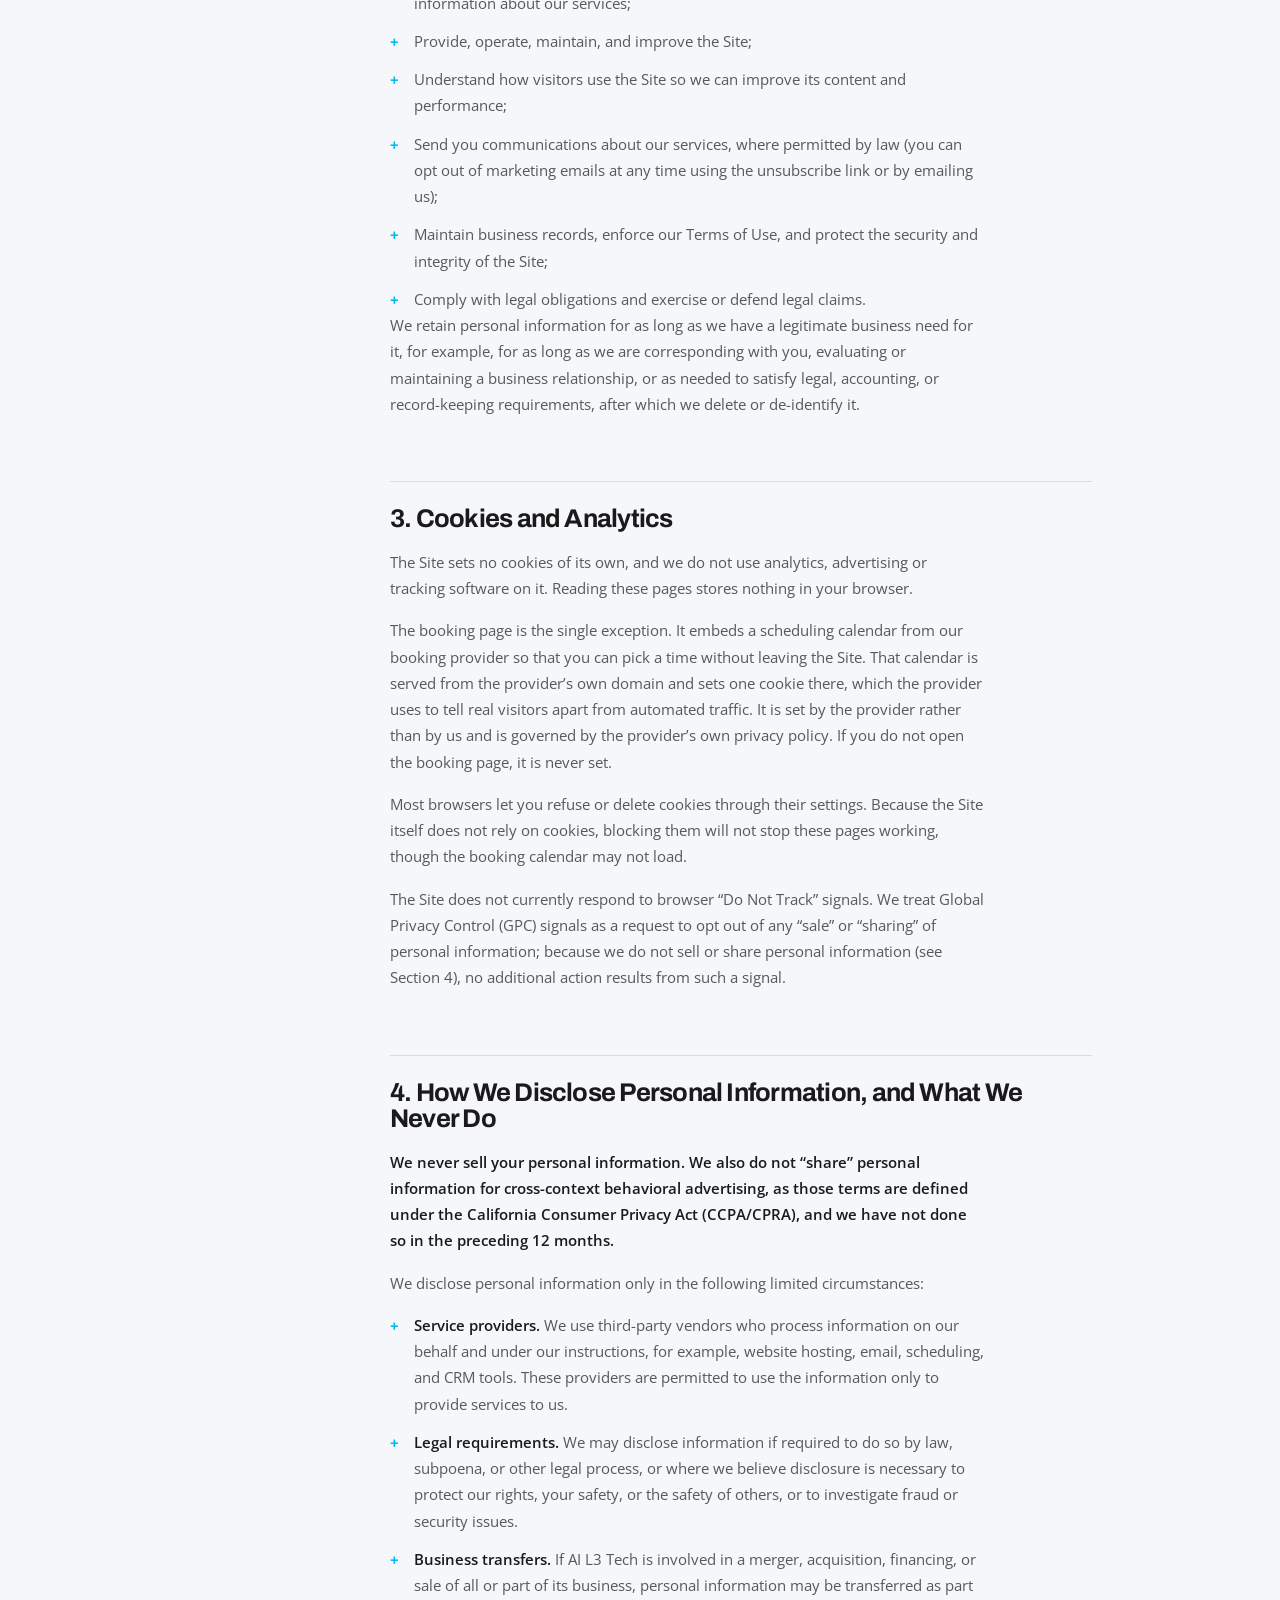
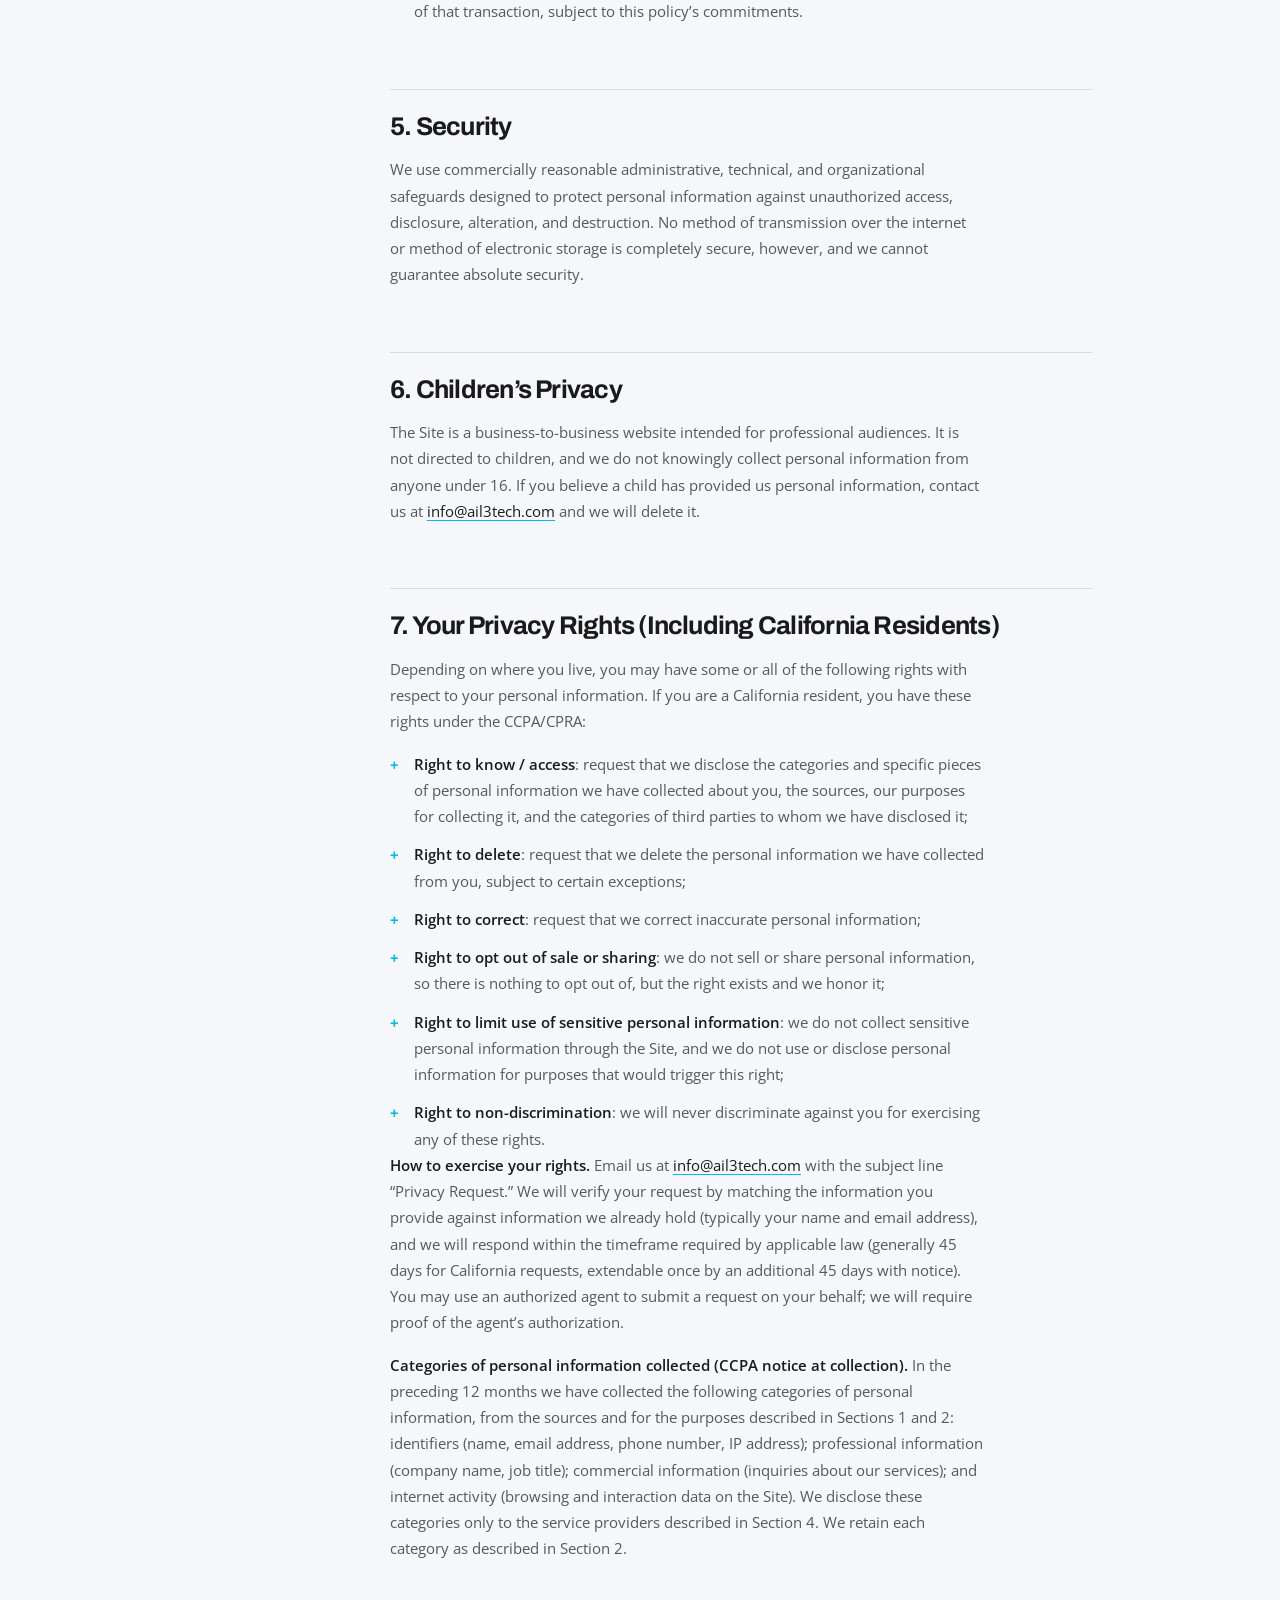
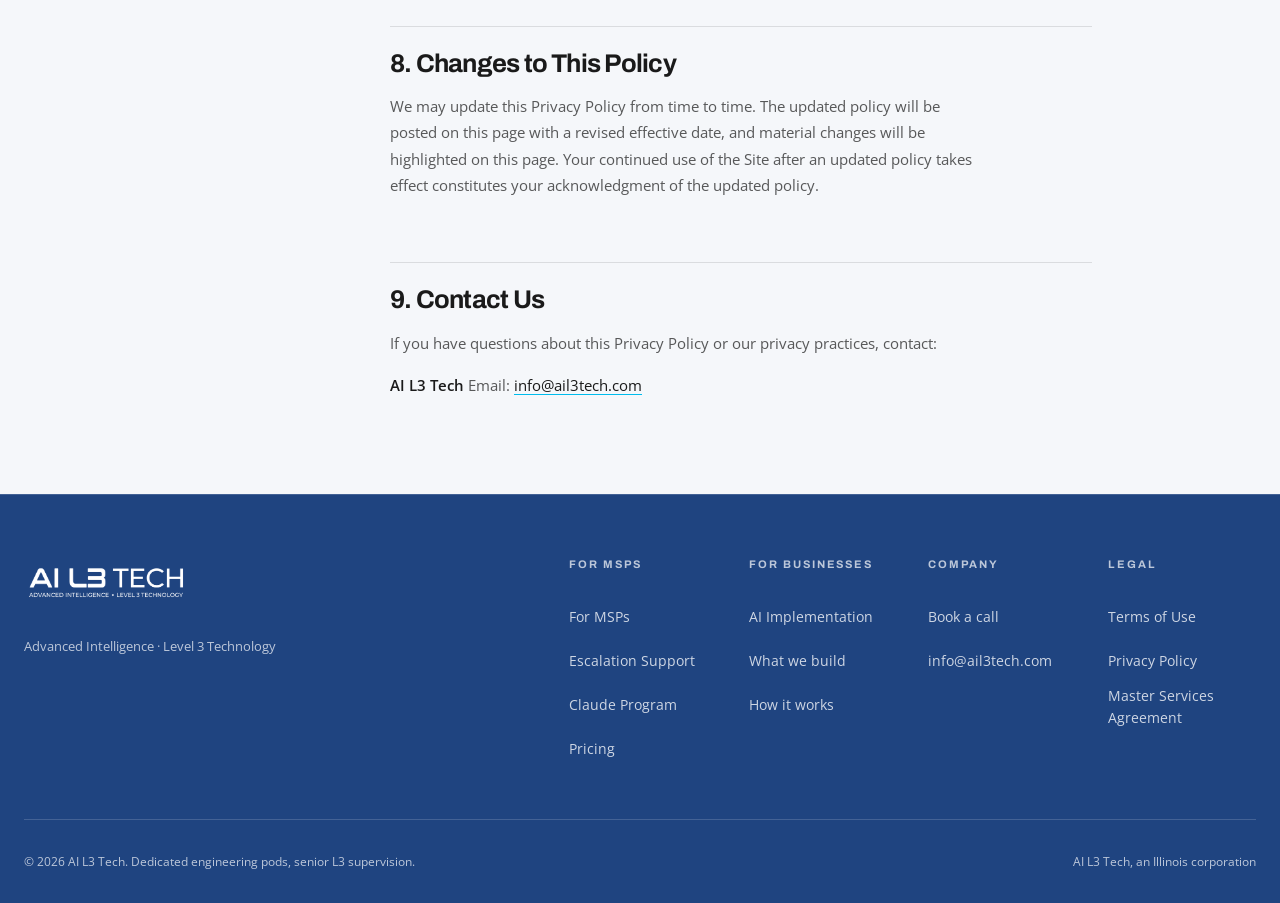
<file: privacy-policy.html>
<!DOCTYPE html>
<html lang="en-US">
<head>
<meta charset="utf-8">
<meta name="viewport" content="width=device-width, initial-scale=1">
<title>Privacy Policy | AI L3 Tech</title>
<meta name="description" content="How AI L3 Tech collects, uses, retains, and discloses personal information from ail3tech.com, what we do with cookies and analytics, and your choices.">

<link rel="canonical" href="https://ail3tech.com/privacy-policy">
<meta name="robots" content="index, follow, max-snippet:-1, max-image-preview:large, max-video-preview:-1">
<meta name="author" content="AI L3 Tech">

<link rel="preconnect" href="https://fonts.googleapis.com">
<link rel="preconnect" href="https://fonts.gstatic.com" crossorigin>
<link rel="stylesheet" href="https://fonts.googleapis.com/css2?family=Archivo:wght@700;800&family=Open+Sans:wght@400;600&family=IBM+Plex+Mono:wght@400;600&display=swap">

<link rel="icon" href="/favicon.ico" sizes="any">
<link rel="icon" type="image/png" sizes="32x32" href="assets/img/favicon-32.png">
<link rel="icon" type="image/png" sizes="16x16" href="assets/img/favicon-16.png">
<link rel="apple-touch-icon" sizes="180x180" href="assets/img/apple-touch-icon.png">
<link rel="manifest" href="site.webmanifest">
<meta name="theme-color" content="#1F4480">

<meta property="og:type" content="website">
<meta property="og:site_name" content="AI L3 Tech">
<meta property="og:locale" content="en_US">
<meta property="og:url" content="https://ail3tech.com/privacy-policy">
<meta property="og:title" content="Privacy Policy | AI L3 Tech">
<meta property="og:description" content="How AI L3 Tech collects, uses, retains, and discloses personal information from ail3tech.com, what we do with cookies and analytics, and your choices.">
<meta property="og:image" content="https://ail3tech.com/assets/img/og-logo.png">
<meta property="og:image:width" content="1200">
<meta property="og:image:height" content="630">
<meta property="og:image:alt" content="AI L3 Tech. Senior engineering, on retainer.">

<meta name="twitter:card" content="summary_large_image">
<meta name="twitter:title" content="Privacy Policy | AI L3 Tech">
<meta name="twitter:description" content="How AI L3 Tech collects, uses, retains, and discloses personal information from ail3tech.com, what we do with cookies and analytics, and your choices.">
<meta name="twitter:image" content="https://ail3tech.com/assets/img/og-logo.png">

<link rel="stylesheet" href="assets/css/ail3.css?v=6875e9c231">
<script type="application/ld+json">
{
  "@context": "https://schema.org",
  "@graph": [
    {
      "@type": [
        "Organization",
        "ProfessionalService"
      ],
      "@id": "https://ail3tech.com/#organization",
      "name": "AI L3 Tech",
      "alternateName": [
        "AIL3 Tech",
        "AIL3"
      ],
      "legalName": "AI L3 Tech Corporation",
      "url": "https://ail3tech.com/",
      "logo": {
        "@type": "ImageObject",
        "url": "https://ail3tech.com/assets/img/og-logo.png",
        "width": 1200,
        "height": 630
      },
      "image": "https://ail3tech.com/assets/img/og-logo.png",
      "email": "info@ail3tech.com",
      "slogan": "The tech you don't have time to figure out. HANDLED.",
      "description": "AI L3 Tech provides senior engineering in two forms: white-label L3 escalation and project delivery for managed service providers, and Claude AI implementation, app development and custom AI applications for growing businesses.",
      "address": {
        "@type": "PostalAddress",
        "addressRegion": "IL",
        "addressCountry": "US"
      },
      "areaServed": {
        "@type": "Country",
        "name": "United States"
      },
      "knowsAbout": [
        "Level 3 IT support",
        "MSP escalation support",
        "White label IT engineering",
        "Microsoft 365 migration",
        "Microsoft Entra ID",
        "Conditional Access",
        "Microsoft Intune",
        "Azure infrastructure",
        "Server to cloud migration",
        "Mailbox migration",
        "Claude implementation",
        "AI app development",
        "Custom AI applications",
        "AI for law practices",
        "AI for accounting practices",
        "AI for real estate agents",
        "AI for contractors",
        "AI for engineering companies",
        "AI for landscaping companies"
      ],
      "contactPoint": [
        {
          "@type": "ContactPoint",
          "contactType": "sales",
          "email": "info@ail3tech.com",
          "url": "https://ail3tech.com/book",
          "areaServed": "US",
          "availableLanguage": "English"
        }
      ]
    },
    {
      "@type": "WebPage",
      "@id": "https://ail3tech.com/privacy-policy#webpage",
      "url": "https://ail3tech.com/privacy-policy",
      "name": "Privacy Policy | AI L3 Tech",
      "description": "How AI L3 Tech collects, uses, retains, and discloses personal information from ail3tech.com, what we do with cookies and analytics, and your choices.",
      "inLanguage": "en-US",
      "isPartOf": {
        "@id": "https://ail3tech.com/#website"
      },
      "about": {
        "@id": "https://ail3tech.com/#organization"
      },
      "primaryImageOfPage": {
        "@type": "ImageObject",
        "url": "https://ail3tech.com/assets/img/og-logo.png"
      }
    },
    {
      "@type": "BreadcrumbList",
      "@id": "https://ail3tech.com/privacy-policy#breadcrumb",
      "itemListElement": [
        {
          "@type": "ListItem",
          "position": 1,
          "name": "Home",
          "item": "https://ail3tech.com/"
        },
        {
          "@type": "ListItem",
          "position": 2,
          "name": "Privacy Policy",
          "item": "https://ail3tech.com/privacy-policy"
        }
      ]
    }
  ]
}
</script>
</head>
<body>

<a class="skip-link" href="#main">Skip to content</a>

<nav class="nav" aria-label="Main">
  <div class="wrap">
    <a class="nav-logo" href="index.html" aria-label="AI L3 Tech, home">
      <img src="assets/img/ail3-logo-white.png" alt="AI L3 Tech" width="512" height="131">
    </a>

    <button class="nav-toggle" type="button" aria-expanded="false" aria-controls="nav-links" aria-label="Menu">
      <span></span>
    </button>

    <div class="nav-links" id="nav-links">
      <a href="msp.html">For MSPs</a>
      <a href="ai.html">For Businesses</a>
      <a href="claude-launch-program.html">Claude Program</a>
      <a class="btn btn--lime btn--sm" href="book.html">
        Book a call <span class="arw" aria-hidden="true"><svg viewBox="0 0 16 16" aria-hidden="true" focusable="false"><path d="M3.5 12.5 12.5 3.5M6 3.5h6.5v6.5"/></svg></span>
      </a>
    </div>
  </div>
</nav>

<main id="main">

<header class="legal-hero band-dark">
  <div class="wrap">
    <span class="eyebrow">Legal</span>
    <h1 class="display-2">Privacy Policy</h1>
    <p class="sub">Effective date: July 29, 2026</p>
  </div>
</header>

<section class="legal">
    <div class="wrap legal-wrap">
      <nav class="legal-toc" aria-labelledby="toc-title">
              <p class="legal-toc-title" id="toc-title">On this page</p>
              <ol>
                <li><a href="#information-we-collect">1. Information We Collect</a></li>
                <li><a href="#how-we-use-personal-information">2. How We Use Personal
      Information</a></li>
                <li><a href="#cookies-and-analytics">3. Cookies and Analytics</a></li>
                <li><a href="#how-we-disclose-personal-information-and-what-we-never-do">4.
      How We Disclose Personal Information, and What We Never Do</a></li>
                <li><a href="#security">5. Security</a></li>
                <li><a href="#childrens-privacy">6. Children’s Privacy</a></li>
                <li><a href="#your-privacy-rights-including-california-residents">7. Your
      Privacy Rights (Including California Residents)</a></li>
                <li><a href="#changes-to-this-policy">8. Changes to This Policy</a></li>
                <li><a href="#contact-us">9. Contact Us</a></li>
              </ol>
            </nav>
      <div class="legal-body">
      <p>This Privacy Policy describes how AI L3 Tech, an Illinois corporation
      (“AI L3 Tech,” “we,” “us,” or “our”), collects, uses, retains, and
      discloses personal information when you visit ail3tech.com (the “Site”)
      or otherwise interact with us in connection with the Site.</p>
      <p><strong>The short version:</strong> we collect the information you
      give us, we use it to run our business and respond to you, we keep it as
      long as we have a business need for it, and <strong>we never sell your
      personal information.</strong> The Site sets no cookies and runs no
      analytics.</p>
      <p>This policy covers the Site. Personal information we handle while
      delivering escalation support services to clients (for example, data
      inside a client’s ticketing system) is processed under that client’s
      services agreement, not this policy.</p>
      <hr />
      <h2 id="information-we-collect">1. Information We Collect</h2>
      <p><strong>Information you provide to us.</strong> When you fill out a
      contact or booking form, email us, request information about our
      services, or otherwise communicate with us, we collect the information
      you choose to provide, typically your name, business email address,
      phone number, company name, and the contents of your message.</p>
      <p><strong>Information collected automatically.</strong> We do not run
      analytics on the Site and we set no cookies of our own. Our hosting
      provider records standard server logs for every request, as any web host
      does, containing the IP address, browser type, operating system,
      referring URL and the page requested. These logs are used to serve the
      Site, keep it available and protect it from abuse. We do not use them to
      build a profile of you, and we do not combine them with the information
      you give us. See Section 3 for the one third-party cookie the booking
      page can set.</p>
      <p><strong>Information from other sources.</strong> If you interact with
      us through a third-party platform (for example, LinkedIn or a scheduling
      tool), we may receive information from that platform consistent with its
      privacy settings and policies.</p>
      <p>We do not knowingly collect sensitive personal information (such as
      government identifiers, precise geolocation, health information, or
      financial account credentials) through the Site, and we ask that you not
      submit it through our forms.</p>
      <h2 id="how-we-use-personal-information">2. How We Use Personal
      Information</h2>
      <p>We use the personal information we collect to:</p>
      <ul>
      <li>Respond to your inquiries and requests, including scheduling calls
      and providing information about our services;</li>
      <li>Provide, operate, maintain, and improve the Site;</li>
      <li>Understand how visitors use the Site so we can improve its content
      and performance;</li>
      <li>Send you communications about our services, where permitted by law
      (you can opt out of marketing emails at any time using the unsubscribe
      link or by emailing us);</li>
      <li>Maintain business records, enforce our Terms of Use, and protect the
      security and integrity of the Site;</li>
      <li>Comply with legal obligations and exercise or defend legal
      claims.</li>
      </ul>
      <p>We retain personal information for as long as we have a legitimate
      business need for it, for example, for as long as we are corresponding
      with you, evaluating or maintaining a business relationship, or as
      needed to satisfy legal, accounting, or record-keeping requirements, after which we delete or de-identify it.</p>
      <h2 id="cookies-and-analytics">3. Cookies and Analytics</h2>
      <p>The Site sets no cookies of its own, and we do not use analytics,
      advertising or tracking software on it. Reading these pages stores
      nothing in your browser.</p>
      <p>The booking page is the single exception. It embeds a scheduling
      calendar from our booking provider so that you can pick a time without
      leaving the Site. That calendar is served from the provider&rsquo;s own
      domain and sets one cookie there, which the provider uses to tell real
      visitors apart from automated traffic. It is set by the provider rather
      than by us and is governed by the provider&rsquo;s own privacy policy. If
      you do not open the booking page, it is never set.</p>
      <p>Most browsers let you refuse or delete cookies through their settings.
      Because the Site itself does not rely on cookies, blocking them will not
      stop these pages working, though the booking calendar may not load.</p>
      <p>The Site does not currently respond to browser “Do Not Track”
      signals. We treat Global Privacy Control (GPC) signals as a request to
      opt out of any “sale” or “sharing” of personal information; because we
      do not sell or share personal information (see Section 4), no additional
      action results from such a signal.</p>
      <h2 id="how-we-disclose-personal-information-and-what-we-never-do">4.
      How We Disclose Personal Information, and What We Never Do</h2>
      <p><strong>We never sell your personal information. We also do not
      “share” personal information for cross-context behavioral advertising,
      as those terms are defined under the California Consumer Privacy Act
      (CCPA/CPRA), and we have not done so in the preceding 12
      months.</strong></p>
      <p>We disclose personal information only in the following limited
      circumstances:</p>
      <ul>
      <li><strong>Service providers.</strong> We use third-party vendors who
      process information on our behalf and under our instructions, for
      example, website hosting, email, scheduling, and CRM tools. These providers are permitted to use the
      information only to provide services to us.</li>
      <li><strong>Legal requirements.</strong> We may disclose information if
      required to do so by law, subpoena, or other legal process, or where we
      believe disclosure is necessary to protect our rights, your safety, or
      the safety of others, or to investigate fraud or security issues.</li>
      <li><strong>Business transfers.</strong> If AI L3 Tech is involved in a
      merger, acquisition, financing, or sale of all or part of its business,
      personal information may be transferred as part of that transaction,
      subject to this policy’s commitments.</li>
      </ul>
      <h2 id="security">5. Security</h2>
      <p>We use commercially reasonable administrative, technical, and
      organizational safeguards designed to protect personal information
      against unauthorized access, disclosure, alteration, and destruction. No
      method of transmission over the internet or method of electronic storage
      is completely secure, however, and we cannot guarantee absolute
      security.</p>
      <h2 id="childrens-privacy">6. Children’s Privacy</h2>
      <p>The Site is a business-to-business website intended for professional
      audiences. It is not directed to children, and we do not knowingly
      collect personal information from anyone under 16. If you believe a
      child has provided us personal information, contact us at <a
      href="mailto:info@ail3tech.com">info@ail3tech.com</a> and we will delete
      it.</p>
      <h2 id="your-privacy-rights-including-california-residents">7. Your
      Privacy Rights (Including California Residents)</h2>
      <p>Depending on where you live, you may have some or all of the
      following rights with respect to your personal information. If you are a
      California resident, you have these rights under the CCPA/CPRA:</p>
      <ul>
      <li><strong>Right to know / access</strong>: request that we disclose
      the categories and specific pieces of personal information we have
      collected about you, the sources, our purposes for collecting it, and
      the categories of third parties to whom we have disclosed it;</li>
      <li><strong>Right to delete</strong>: request that we delete the
      personal information we have collected from you, subject to certain
      exceptions;</li>
      <li><strong>Right to correct</strong>: request that we correct
      inaccurate personal information;</li>
      <li><strong>Right to opt out of sale or sharing</strong>: we do not
      sell or share personal information, so there is nothing to opt out of,
      but the right exists and we honor it;</li>
      <li><strong>Right to limit use of sensitive personal
      information</strong>: we do not collect sensitive personal information
      through the Site, and we do not use or disclose personal information for
      purposes that would trigger this right;</li>
      <li><strong>Right to non-discrimination</strong>: we will never
      discriminate against you for exercising any of these rights.</li>
      </ul>
      <p><strong>How to exercise your rights.</strong> Email us at <a
      href="mailto:info@ail3tech.com">info@ail3tech.com</a> with the subject
      line “Privacy Request.” We will verify your request by matching the
      information you provide against information we already hold (typically
      your name and email address), and we will respond within the timeframe
      required by applicable law (generally 45 days for California requests,
      extendable once by an additional 45 days with notice). You may use an
      authorized agent to submit a request on your behalf; we will require
      proof of the agent’s authorization.</p>
      <p><strong>Categories of personal information collected (CCPA notice at
      collection).</strong> In the preceding 12 months we have collected the
      following categories of personal information, from the sources and for
      the purposes described in Sections 1 and 2: identifiers (name, email
      address, phone number, IP address); professional information (company
      name, job title); commercial information (inquiries about our services);
      and internet activity (browsing and interaction data on the Site). We
      disclose these categories only to the service providers described in
      Section 4. We retain each category as described in Section 2.</p>
      <h2 id="changes-to-this-policy">8. Changes to This Policy</h2>
      <p>We may update this Privacy Policy from time to time. The updated
      policy will be posted on this page with a revised effective date, and
      material changes will be highlighted on this page. Your continued use of
      the Site after an updated policy takes effect constitutes your
      acknowledgment of the updated policy.</p>
      <h2 id="contact-us">9. Contact Us</h2>
      <p>If you have questions about this Privacy Policy or our privacy
      practices, contact:</p>
      <p><strong>AI L3 Tech</strong> Email: <a
      href="mailto:info@ail3tech.com">info@ail3tech.com</a></p>
    </div>
  </div>
</section>

</main>

<footer class="footer">
  <div class="wrap">
    <div class="footer-top">
      <div>
        <a class="footer-logo" href="index.html" aria-label="AI L3 Tech, home">
          <img src="assets/img/ail3-logo-white.png" alt="AI L3 Tech" width="512" height="131">
        </a>
        <p class="footer-tag">Advanced Intelligence &middot; Level 3 Technology</p>
      </div>

      <div class="footer-cols">
        <div>
          <h2>For MSPs</h2>
          <ul>
            <li><a href="msp.html">For MSPs</a></li>
            <li><a href="escalation-support.html">Escalation Support</a></li>
            <li><a href="claude-launch-program.html">Claude Program</a></li>
            <li><a href="msp.html#pricing">Pricing</a></li>
          </ul>
        </div>
        <div>
          <h2>For Businesses</h2>
          <ul>
            <li><a href="ai.html">AI Implementation</a></li>
            <li><a href="ai.html#build">What we build</a></li>
            <li><a href="ai.html#how">How it works</a></li>
          </ul>
        </div>
        <div>
          <h2>Company</h2>
          <ul>
            <li><a href="book.html">Book a call</a></li>
            <li><a href="mailto:info@ail3tech.com">info@ail3tech.com</a></li>
          </ul>
        </div>
        <div>
          <h2>Legal</h2>
          <ul>
            <li><a href="terms-of-use.html">Terms of Use</a></li>
            <li><a href="privacy-policy.html">Privacy Policy</a></li>
            <li><a href="master-services-agreement.html">Master Services Agreement</a></li>
          </ul>
        </div>
      </div>
    </div>

    <div class="footer-bottom">
      <p>&copy; 2026 AI L3 Tech. Dedicated engineering pods, senior L3 supervision.</p>
      <p>AI L3 Tech, an Illinois corporation</p>
    </div>
  </div>
</footer>

<script src="assets/js/ail3.js?v=be330f6ce3"></script>
</body>
</html>
</file>
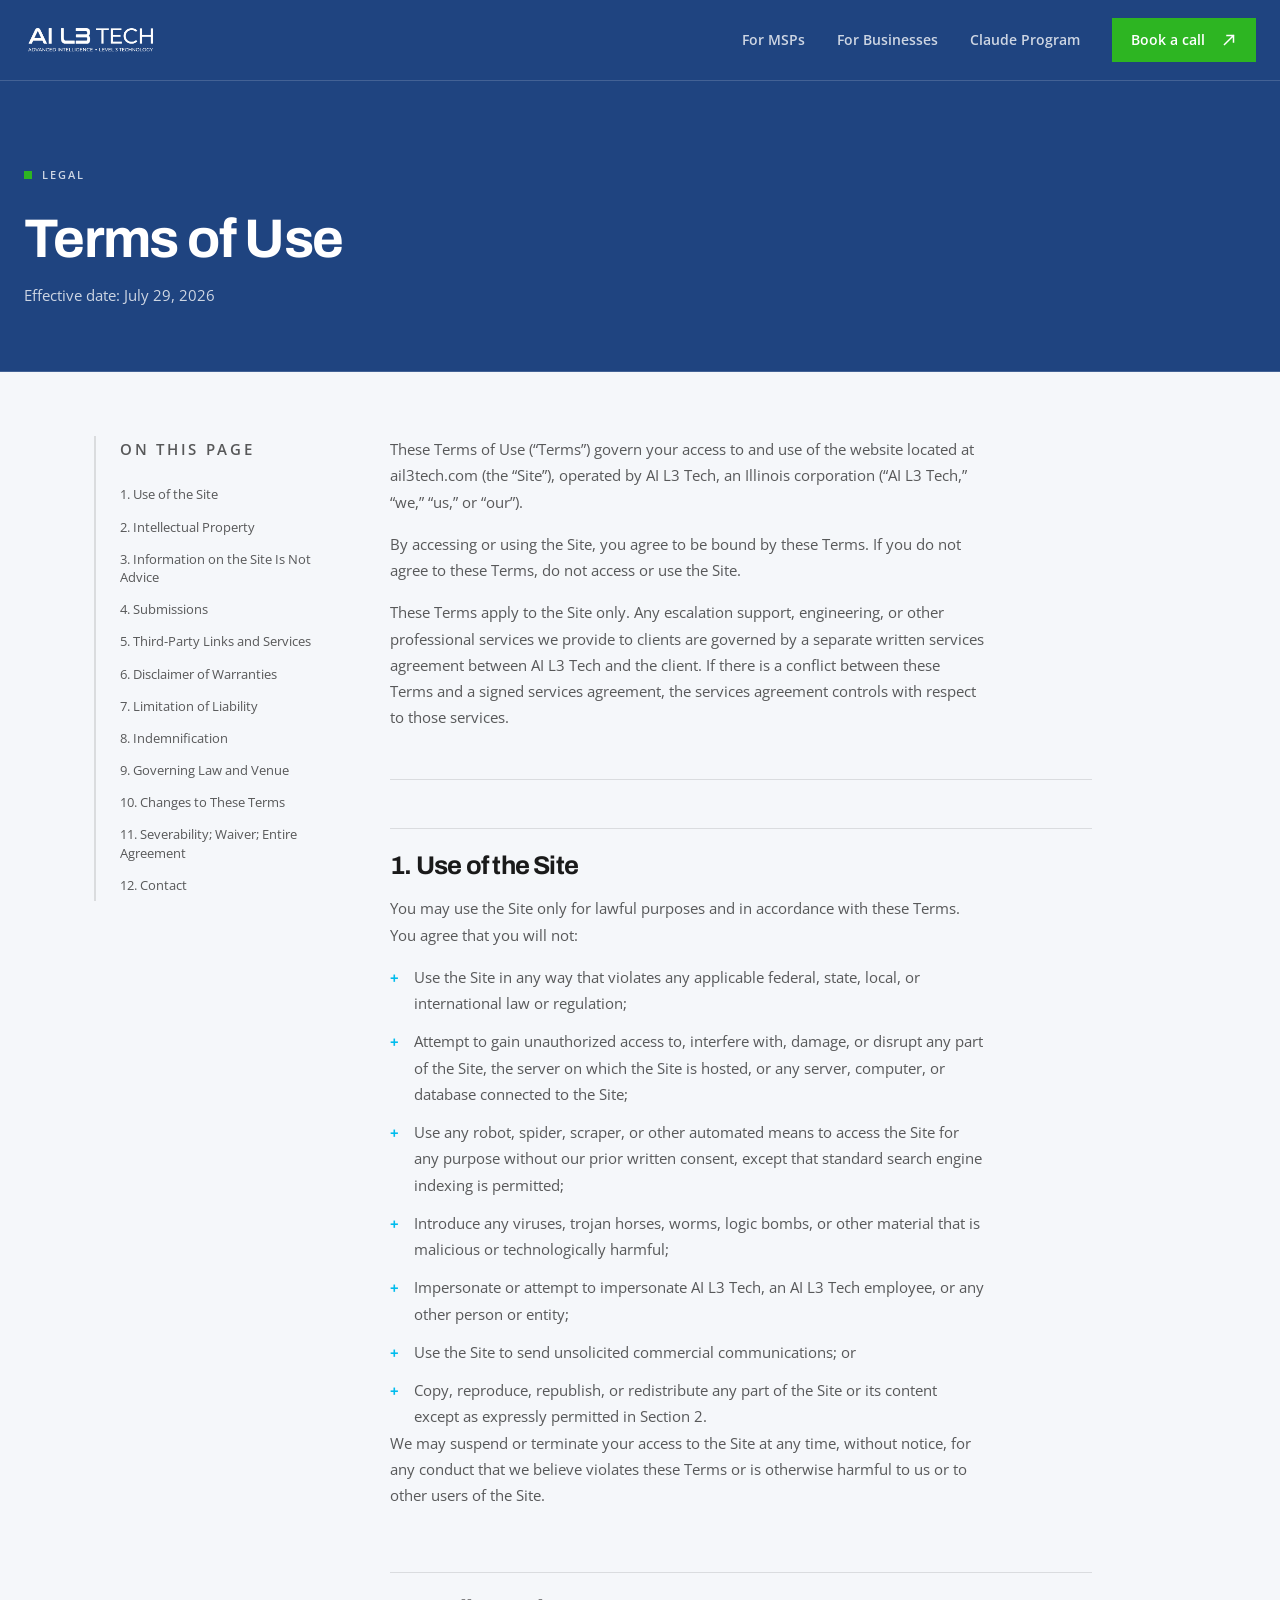
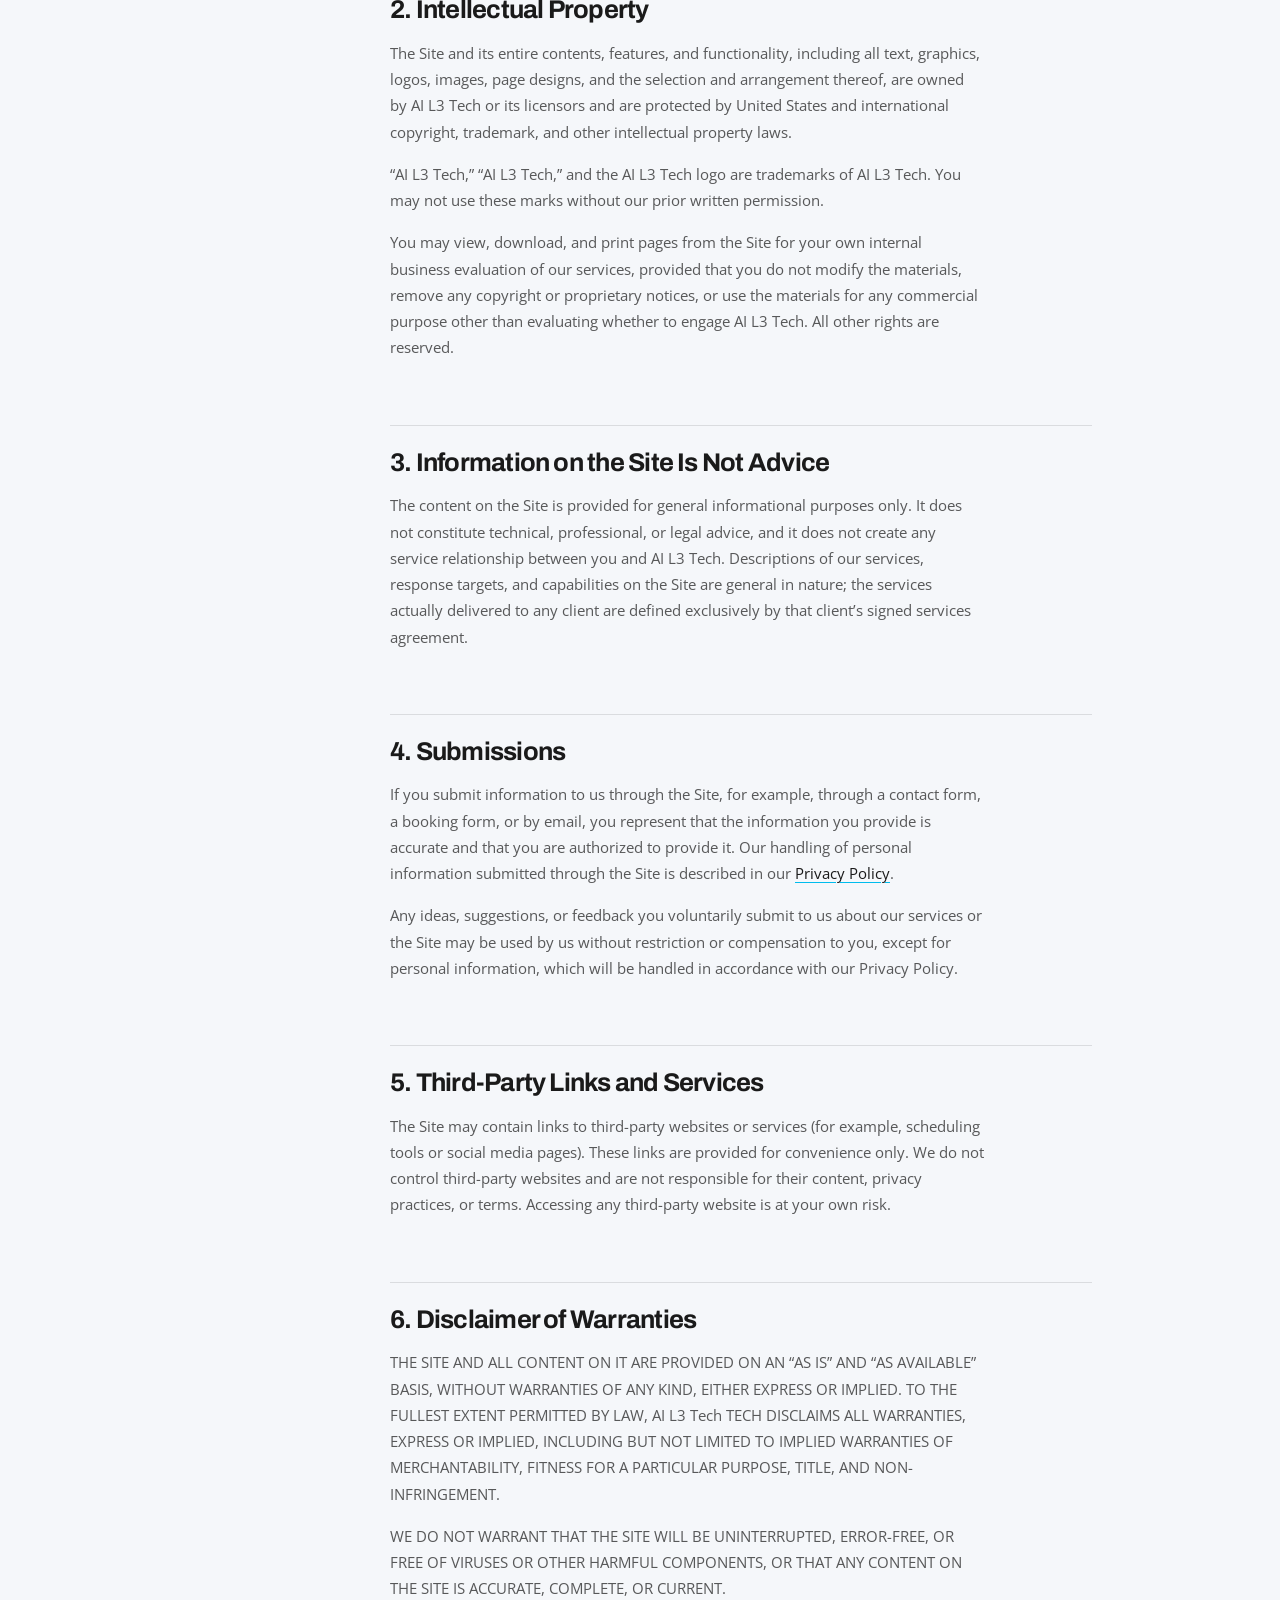
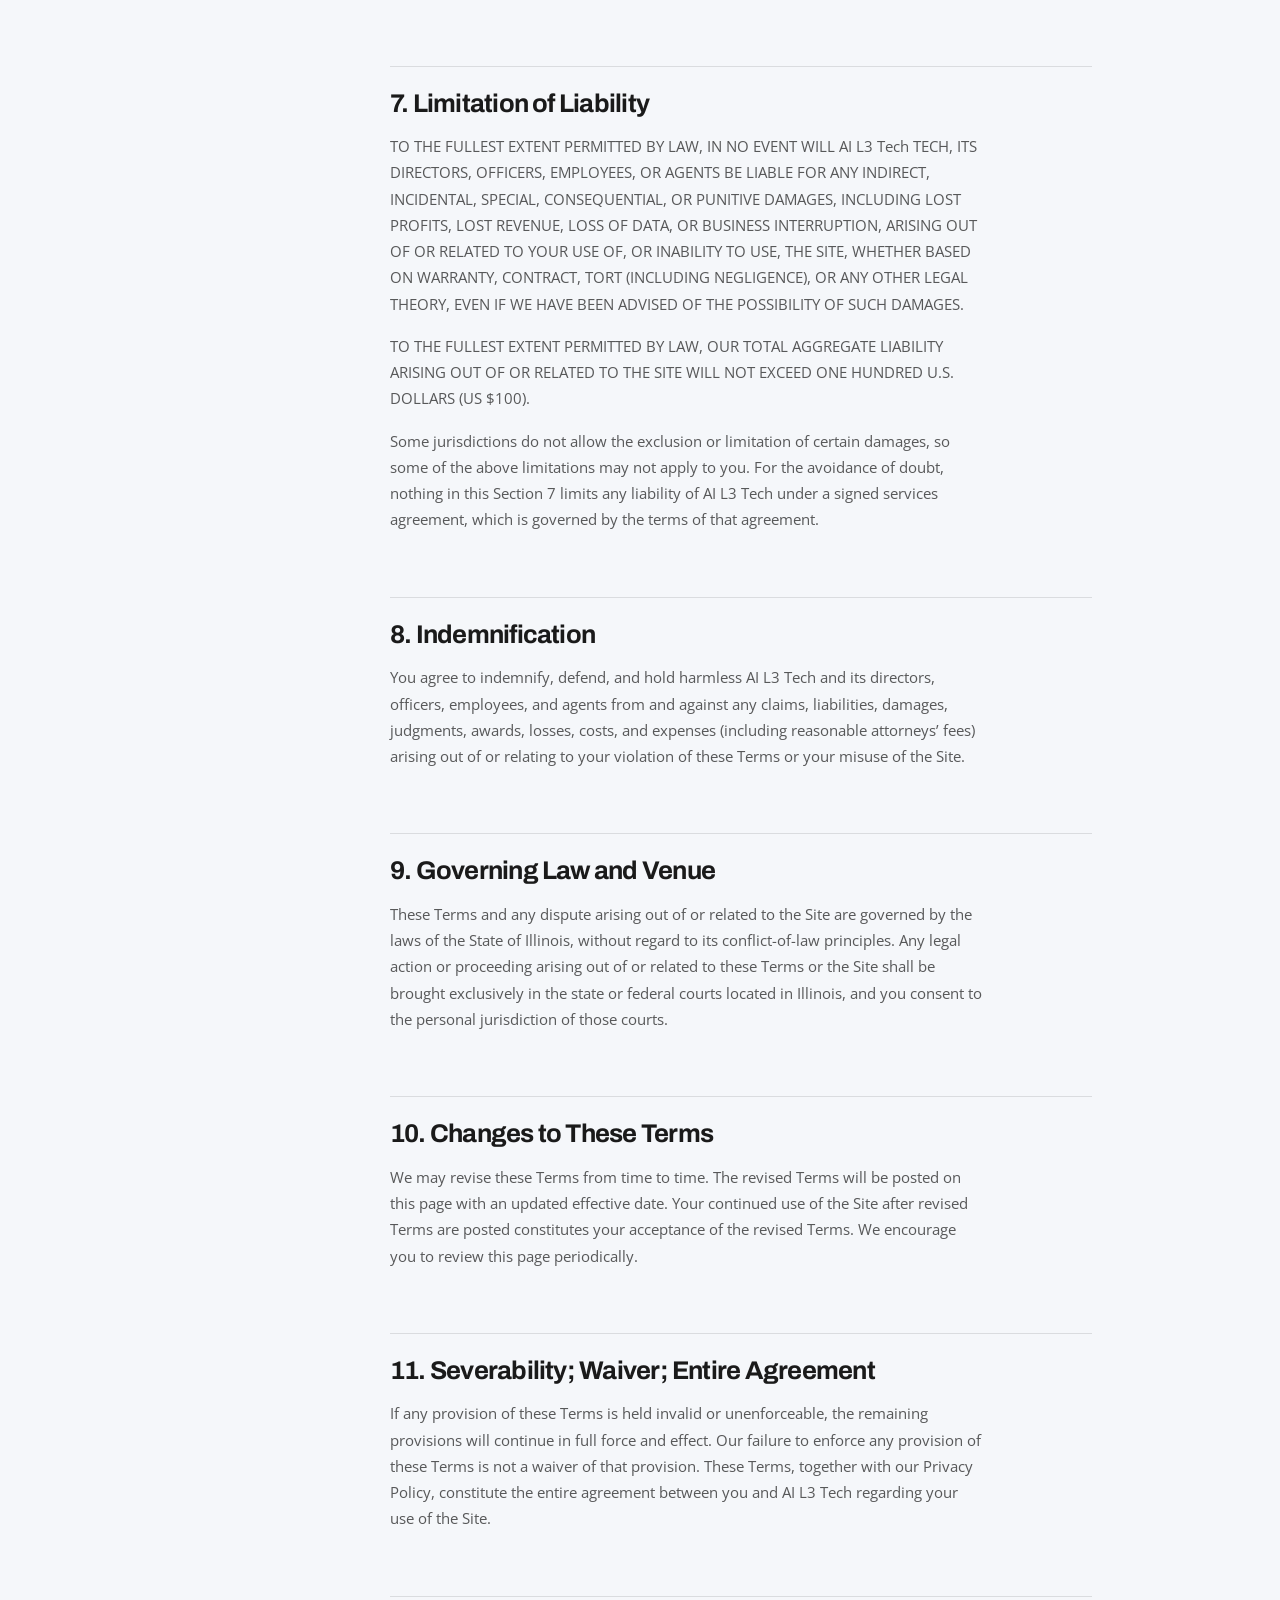
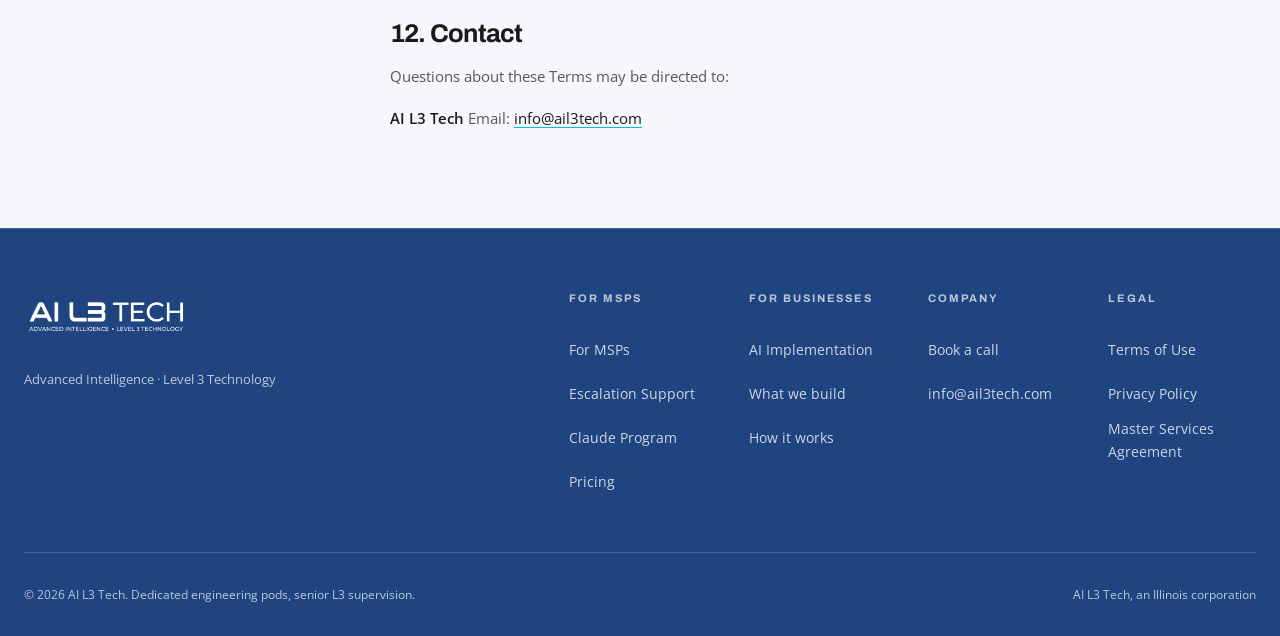
<file: terms-of-use.html>
<!DOCTYPE html>
<html lang="en-US">
<head>
<meta charset="utf-8">
<meta name="viewport" content="width=device-width, initial-scale=1">
<title>Terms of Use | AI L3 Tech</title>
<meta name="description" content="The terms that govern your use of ail3tech.com, including acceptable use, intellectual property, disclaimers, and limitation of liability.">

<link rel="canonical" href="https://ail3tech.com/terms-of-use">
<meta name="robots" content="index, follow, max-snippet:-1, max-image-preview:large, max-video-preview:-1">
<meta name="author" content="AI L3 Tech">

<link rel="preconnect" href="https://fonts.googleapis.com">
<link rel="preconnect" href="https://fonts.gstatic.com" crossorigin>
<link rel="stylesheet" href="https://fonts.googleapis.com/css2?family=Archivo:wght@700;800&family=Open+Sans:wght@400;600&family=IBM+Plex+Mono:wght@400;600&display=swap">

<link rel="icon" href="/favicon.ico" sizes="any">
<link rel="icon" type="image/png" sizes="32x32" href="assets/img/favicon-32.png">
<link rel="icon" type="image/png" sizes="16x16" href="assets/img/favicon-16.png">
<link rel="apple-touch-icon" sizes="180x180" href="assets/img/apple-touch-icon.png">
<link rel="manifest" href="site.webmanifest">
<meta name="theme-color" content="#1F4480">

<meta property="og:type" content="website">
<meta property="og:site_name" content="AI L3 Tech">
<meta property="og:locale" content="en_US">
<meta property="og:url" content="https://ail3tech.com/terms-of-use">
<meta property="og:title" content="Terms of Use | AI L3 Tech">
<meta property="og:description" content="The terms that govern your use of ail3tech.com, including acceptable use, intellectual property, disclaimers, and limitation of liability.">
<meta property="og:image" content="https://ail3tech.com/assets/img/og-logo.png">
<meta property="og:image:width" content="1200">
<meta property="og:image:height" content="630">
<meta property="og:image:alt" content="AI L3 Tech. Senior engineering, on retainer.">

<meta name="twitter:card" content="summary_large_image">
<meta name="twitter:title" content="Terms of Use | AI L3 Tech">
<meta name="twitter:description" content="The terms that govern your use of ail3tech.com, including acceptable use, intellectual property, disclaimers, and limitation of liability.">
<meta name="twitter:image" content="https://ail3tech.com/assets/img/og-logo.png">

<link rel="stylesheet" href="assets/css/ail3.css?v=6875e9c231">
<script type="application/ld+json">
{
  "@context": "https://schema.org",
  "@graph": [
    {
      "@type": [
        "Organization",
        "ProfessionalService"
      ],
      "@id": "https://ail3tech.com/#organization",
      "name": "AI L3 Tech",
      "alternateName": [
        "AIL3 Tech",
        "AIL3"
      ],
      "legalName": "AI L3 Tech Corporation",
      "url": "https://ail3tech.com/",
      "logo": {
        "@type": "ImageObject",
        "url": "https://ail3tech.com/assets/img/og-logo.png",
        "width": 1200,
        "height": 630
      },
      "image": "https://ail3tech.com/assets/img/og-logo.png",
      "email": "info@ail3tech.com",
      "slogan": "The tech you don't have time to figure out. HANDLED.",
      "description": "AI L3 Tech provides senior engineering in two forms: white-label L3 escalation and project delivery for managed service providers, and Claude AI implementation, app development and custom AI applications for growing businesses.",
      "address": {
        "@type": "PostalAddress",
        "addressRegion": "IL",
        "addressCountry": "US"
      },
      "areaServed": {
        "@type": "Country",
        "name": "United States"
      },
      "knowsAbout": [
        "Level 3 IT support",
        "MSP escalation support",
        "White label IT engineering",
        "Microsoft 365 migration",
        "Microsoft Entra ID",
        "Conditional Access",
        "Microsoft Intune",
        "Azure infrastructure",
        "Server to cloud migration",
        "Mailbox migration",
        "Claude implementation",
        "AI app development",
        "Custom AI applications",
        "AI for law practices",
        "AI for accounting practices",
        "AI for real estate agents",
        "AI for contractors",
        "AI for engineering companies",
        "AI for landscaping companies"
      ],
      "contactPoint": [
        {
          "@type": "ContactPoint",
          "contactType": "sales",
          "email": "info@ail3tech.com",
          "url": "https://ail3tech.com/book",
          "areaServed": "US",
          "availableLanguage": "English"
        }
      ]
    },
    {
      "@type": "WebPage",
      "@id": "https://ail3tech.com/terms-of-use#webpage",
      "url": "https://ail3tech.com/terms-of-use",
      "name": "Terms of Use | AI L3 Tech",
      "description": "The terms that govern your use of ail3tech.com, including acceptable use, intellectual property, disclaimers, and limitation of liability.",
      "inLanguage": "en-US",
      "isPartOf": {
        "@id": "https://ail3tech.com/#website"
      },
      "about": {
        "@id": "https://ail3tech.com/#organization"
      },
      "primaryImageOfPage": {
        "@type": "ImageObject",
        "url": "https://ail3tech.com/assets/img/og-logo.png"
      }
    },
    {
      "@type": "BreadcrumbList",
      "@id": "https://ail3tech.com/terms-of-use#breadcrumb",
      "itemListElement": [
        {
          "@type": "ListItem",
          "position": 1,
          "name": "Home",
          "item": "https://ail3tech.com/"
        },
        {
          "@type": "ListItem",
          "position": 2,
          "name": "Terms of Use",
          "item": "https://ail3tech.com/terms-of-use"
        }
      ]
    }
  ]
}
</script>
</head>
<body>

<a class="skip-link" href="#main">Skip to content</a>

<nav class="nav" aria-label="Main">
  <div class="wrap">
    <a class="nav-logo" href="index.html" aria-label="AI L3 Tech, home">
      <img src="assets/img/ail3-logo-white.png" alt="AI L3 Tech" width="512" height="131">
    </a>

    <button class="nav-toggle" type="button" aria-expanded="false" aria-controls="nav-links" aria-label="Menu">
      <span></span>
    </button>

    <div class="nav-links" id="nav-links">
      <a href="msp.html">For MSPs</a>
      <a href="ai.html">For Businesses</a>
      <a href="claude-launch-program.html">Claude Program</a>
      <a class="btn btn--lime btn--sm" href="book.html">
        Book a call <span class="arw" aria-hidden="true"><svg viewBox="0 0 16 16" aria-hidden="true" focusable="false"><path d="M3.5 12.5 12.5 3.5M6 3.5h6.5v6.5"/></svg></span>
      </a>
    </div>
  </div>
</nav>

<main id="main">

<header class="legal-hero band-dark">
  <div class="wrap">
    <span class="eyebrow">Legal</span>
    <h1 class="display-2">Terms of Use</h1>
    <p class="sub">Effective date: July 29, 2026</p>
  </div>
</header>

<section class="legal">
    <div class="wrap legal-wrap">
      <nav class="legal-toc" aria-labelledby="toc-title">
              <p class="legal-toc-title" id="toc-title">On this page</p>
              <ol>
                <li><a href="#use-of-the-site">1. Use of the Site</a></li>
                <li><a href="#intellectual-property">2. Intellectual Property</a></li>
                <li><a href="#information-on-the-site-is-not-advice">3. Information on the
      Site Is Not Advice</a></li>
                <li><a href="#submissions">4. Submissions</a></li>
                <li><a href="#third-party-links-and-services">5. Third-Party Links and
      Services</a></li>
                <li><a href="#disclaimer-of-warranties">6. Disclaimer of Warranties</a></li>
                <li><a href="#limitation-of-liability">7. Limitation of Liability</a></li>
                <li><a href="#indemnification">8. Indemnification</a></li>
                <li><a href="#governing-law-and-venue">9. Governing Law and Venue</a></li>
                <li><a href="#changes-to-these-terms">10. Changes to These Terms</a></li>
                <li><a href="#severability-waiver-entire-agreement">11. Severability; Waiver;
      Entire Agreement</a></li>
                <li><a href="#contact">12. Contact</a></li>
              </ol>
            </nav>
      <div class="legal-body">
      <p>These Terms of Use (“Terms”) govern your access to and use of the
      website located at ail3tech.com (the “Site”), operated by AI L3 Tech, an
      Illinois corporation (“AI L3 Tech,” “we,” “us,” or “our”).</p>
      <p>By accessing or using the Site, you agree to be bound by these Terms.
      If you do not agree to these Terms, do not access or use the Site.</p>
      <p>These Terms apply to the Site only. Any escalation support,
      engineering, or other professional services we provide to clients are
      governed by a separate written services agreement between AI L3 Tech and
      the client. If there is a conflict between these Terms and a signed
      services agreement, the services agreement controls with respect to
      those services.</p>
      <hr />
      <h2 id="use-of-the-site">1. Use of the Site</h2>
      <p>You may use the Site only for lawful purposes and in accordance with
      these Terms. You agree that you will not:</p>
      <ul>
      <li>Use the Site in any way that violates any applicable federal, state,
      local, or international law or regulation;</li>
      <li>Attempt to gain unauthorized access to, interfere with, damage, or
      disrupt any part of the Site, the server on which the Site is hosted, or
      any server, computer, or database connected to the Site;</li>
      <li>Use any robot, spider, scraper, or other automated means to access
      the Site for any purpose without our prior written consent, except that
      standard search engine indexing is permitted;</li>
      <li>Introduce any viruses, trojan horses, worms, logic bombs, or other
      material that is malicious or technologically harmful;</li>
      <li>Impersonate or attempt to impersonate AI L3 Tech, an AI L3 Tech
      employee, or any other person or entity;</li>
      <li>Use the Site to send unsolicited commercial communications; or</li>
      <li>Copy, reproduce, republish, or redistribute any part of the Site or
      its content except as expressly permitted in Section 2.</li>
      </ul>
      <p>We may suspend or terminate your access to the Site at any time,
      without notice, for any conduct that we believe violates these Terms or
      is otherwise harmful to us or to other users of the Site.</p>
      <h2 id="intellectual-property">2. Intellectual Property</h2>
      <p>The Site and its entire contents, features, and functionality, including all text, graphics, logos, images, page designs, and the
      selection and arrangement thereof, are owned by AI L3 Tech or its
      licensors and are protected by United States and international
      copyright, trademark, and other intellectual property laws.</p>
      <p>“AI L3 Tech,” “AI L3 Tech,” and the AI L3 Tech logo are trademarks of AI L3 Tech.
      You may not use these marks without our prior written permission.</p>
      <p>You may view, download, and print pages from the Site for your own
      internal business evaluation of our services, provided that you do not
      modify the materials, remove any copyright or proprietary notices, or
      use the materials for any commercial purpose other than evaluating
      whether to engage AI L3 Tech. All other rights are reserved.</p>
      <h2 id="information-on-the-site-is-not-advice">3. Information on the
      Site Is Not Advice</h2>
      <p>The content on the Site is provided for general informational
      purposes only. It does not constitute technical, professional, or legal
      advice, and it does not create any service relationship between you and
      AI L3 Tech. Descriptions of our services, response targets, and
      capabilities on the Site are general in nature; the services actually
      delivered to any client are defined exclusively by that client’s signed
      services agreement.</p>
      <h2 id="submissions">4. Submissions</h2>
      <p>If you submit information to us through the Site, for example,
      through a contact form, a booking form, or by email, you represent that
      the information you provide is accurate and that you are authorized to
      provide it. Our handling of personal information submitted through the
      Site is described in our <a href="privacy-policy.html">Privacy
      Policy</a>.</p>
      <p>Any ideas, suggestions, or feedback you voluntarily submit to us
      about our services or the Site may be used by us without restriction or
      compensation to you, except for personal information, which will be
      handled in accordance with our Privacy Policy.</p>
      <h2 id="third-party-links-and-services">5. Third-Party Links and
      Services</h2>
      <p>The Site may contain links to third-party websites or services (for
      example, scheduling tools or social media pages). These links are
      provided for convenience only. We do not control third-party websites
      and are not responsible for their content, privacy practices, or terms.
      Accessing any third-party website is at your own risk.</p>
      <h2 id="disclaimer-of-warranties">6. Disclaimer of Warranties</h2>
      <p>THE SITE AND ALL CONTENT ON IT ARE PROVIDED ON AN “AS IS” AND “AS
      AVAILABLE” BASIS, WITHOUT WARRANTIES OF ANY KIND, EITHER EXPRESS OR
      IMPLIED. TO THE FULLEST EXTENT PERMITTED BY LAW, AI L3 Tech TECH DISCLAIMS ALL
      WARRANTIES, EXPRESS OR IMPLIED, INCLUDING BUT NOT LIMITED TO IMPLIED
      WARRANTIES OF MERCHANTABILITY, FITNESS FOR A PARTICULAR PURPOSE, TITLE,
      AND NON-INFRINGEMENT.</p>
      <p>WE DO NOT WARRANT THAT THE SITE WILL BE UNINTERRUPTED, ERROR-FREE, OR
      FREE OF VIRUSES OR OTHER HARMFUL COMPONENTS, OR THAT ANY CONTENT ON THE
      SITE IS ACCURATE, COMPLETE, OR CURRENT.</p>
      <h2 id="limitation-of-liability">7. Limitation of Liability</h2>
      <p>TO THE FULLEST EXTENT PERMITTED BY LAW, IN NO EVENT WILL AI L3 Tech TECH,
      ITS DIRECTORS, OFFICERS, EMPLOYEES, OR AGENTS BE LIABLE FOR ANY
      INDIRECT, INCIDENTAL, SPECIAL, CONSEQUENTIAL, OR PUNITIVE DAMAGES, INCLUDING LOST PROFITS, LOST REVENUE, LOSS OF DATA, OR BUSINESS
      INTERRUPTION, ARISING OUT OF OR RELATED TO YOUR USE OF, OR INABILITY TO
      USE, THE SITE, WHETHER BASED ON WARRANTY, CONTRACT, TORT (INCLUDING
      NEGLIGENCE), OR ANY OTHER LEGAL THEORY, EVEN IF WE HAVE BEEN ADVISED OF
      THE POSSIBILITY OF SUCH DAMAGES.</p>
      <p>TO THE FULLEST EXTENT PERMITTED BY LAW, OUR TOTAL AGGREGATE LIABILITY
      ARISING OUT OF OR RELATED TO THE SITE WILL NOT EXCEED ONE HUNDRED U.S.
      DOLLARS (US $100).</p>
      <p>Some jurisdictions do not allow the exclusion or limitation of
      certain damages, so some of the above limitations may not apply to you.
      For the avoidance of doubt, nothing in this Section 7 limits any
      liability of AI L3 Tech under a signed services agreement, which is
      governed by the terms of that agreement.</p>
      <h2 id="indemnification">8. Indemnification</h2>
      <p>You agree to indemnify, defend, and hold harmless AI L3 Tech and its
      directors, officers, employees, and agents from and against any claims,
      liabilities, damages, judgments, awards, losses, costs, and expenses
      (including reasonable attorneys’ fees) arising out of or relating to
      your violation of these Terms or your misuse of the Site.</p>
      <h2 id="governing-law-and-venue">9. Governing Law and Venue</h2>
      <p>These Terms and any dispute arising out of or related to the Site are
      governed by the laws of the State of Illinois, without regard to its
      conflict-of-law principles. Any legal action or proceeding arising out
      of or related to these Terms or the Site shall be brought exclusively in
      the state or federal courts located in Illinois, and you consent to the
      personal jurisdiction of those courts.</p>
      <h2 id="changes-to-these-terms">10. Changes to These Terms</h2>
      <p>We may revise these Terms from time to time. The revised Terms will
      be posted on this page with an updated effective date. Your continued
      use of the Site after revised Terms are posted constitutes your
      acceptance of the revised Terms. We encourage you to review this page
      periodically.</p>
      <h2 id="severability-waiver-entire-agreement">11. Severability; Waiver;
      Entire Agreement</h2>
      <p>If any provision of these Terms is held invalid or unenforceable, the
      remaining provisions will continue in full force and effect. Our failure
      to enforce any provision of these Terms is not a waiver of that
      provision. These Terms, together with our Privacy Policy, constitute the
      entire agreement between you and AI L3 Tech regarding your use of the
      Site.</p>
      <h2 id="contact">12. Contact</h2>
      <p>Questions about these Terms may be directed to:</p>
      <p><strong>AI L3 Tech</strong> Email: <a
      href="mailto:info@ail3tech.com">info@ail3tech.com</a></p>
    </div>
  </div>
</section>

</main>

<footer class="footer">
  <div class="wrap">
    <div class="footer-top">
      <div>
        <a class="footer-logo" href="index.html" aria-label="AI L3 Tech, home">
          <img src="assets/img/ail3-logo-white.png" alt="AI L3 Tech" width="512" height="131">
        </a>
        <p class="footer-tag">Advanced Intelligence &middot; Level 3 Technology</p>
      </div>

      <div class="footer-cols">
        <div>
          <h2>For MSPs</h2>
          <ul>
            <li><a href="msp.html">For MSPs</a></li>
            <li><a href="escalation-support.html">Escalation Support</a></li>
            <li><a href="claude-launch-program.html">Claude Program</a></li>
            <li><a href="msp.html#pricing">Pricing</a></li>
          </ul>
        </div>
        <div>
          <h2>For Businesses</h2>
          <ul>
            <li><a href="ai.html">AI Implementation</a></li>
            <li><a href="ai.html#build">What we build</a></li>
            <li><a href="ai.html#how">How it works</a></li>
          </ul>
        </div>
        <div>
          <h2>Company</h2>
          <ul>
            <li><a href="book.html">Book a call</a></li>
            <li><a href="mailto:info@ail3tech.com">info@ail3tech.com</a></li>
          </ul>
        </div>
        <div>
          <h2>Legal</h2>
          <ul>
            <li><a href="terms-of-use.html">Terms of Use</a></li>
            <li><a href="privacy-policy.html">Privacy Policy</a></li>
            <li><a href="master-services-agreement.html">Master Services Agreement</a></li>
          </ul>
        </div>
      </div>
    </div>

    <div class="footer-bottom">
      <p>&copy; 2026 AI L3 Tech. Dedicated engineering pods, senior L3 supervision.</p>
      <p>AI L3 Tech, an Illinois corporation</p>
    </div>
  </div>
</footer>

<script src="assets/js/ail3.js?v=be330f6ce3"></script>
</body>
</html>
</file>
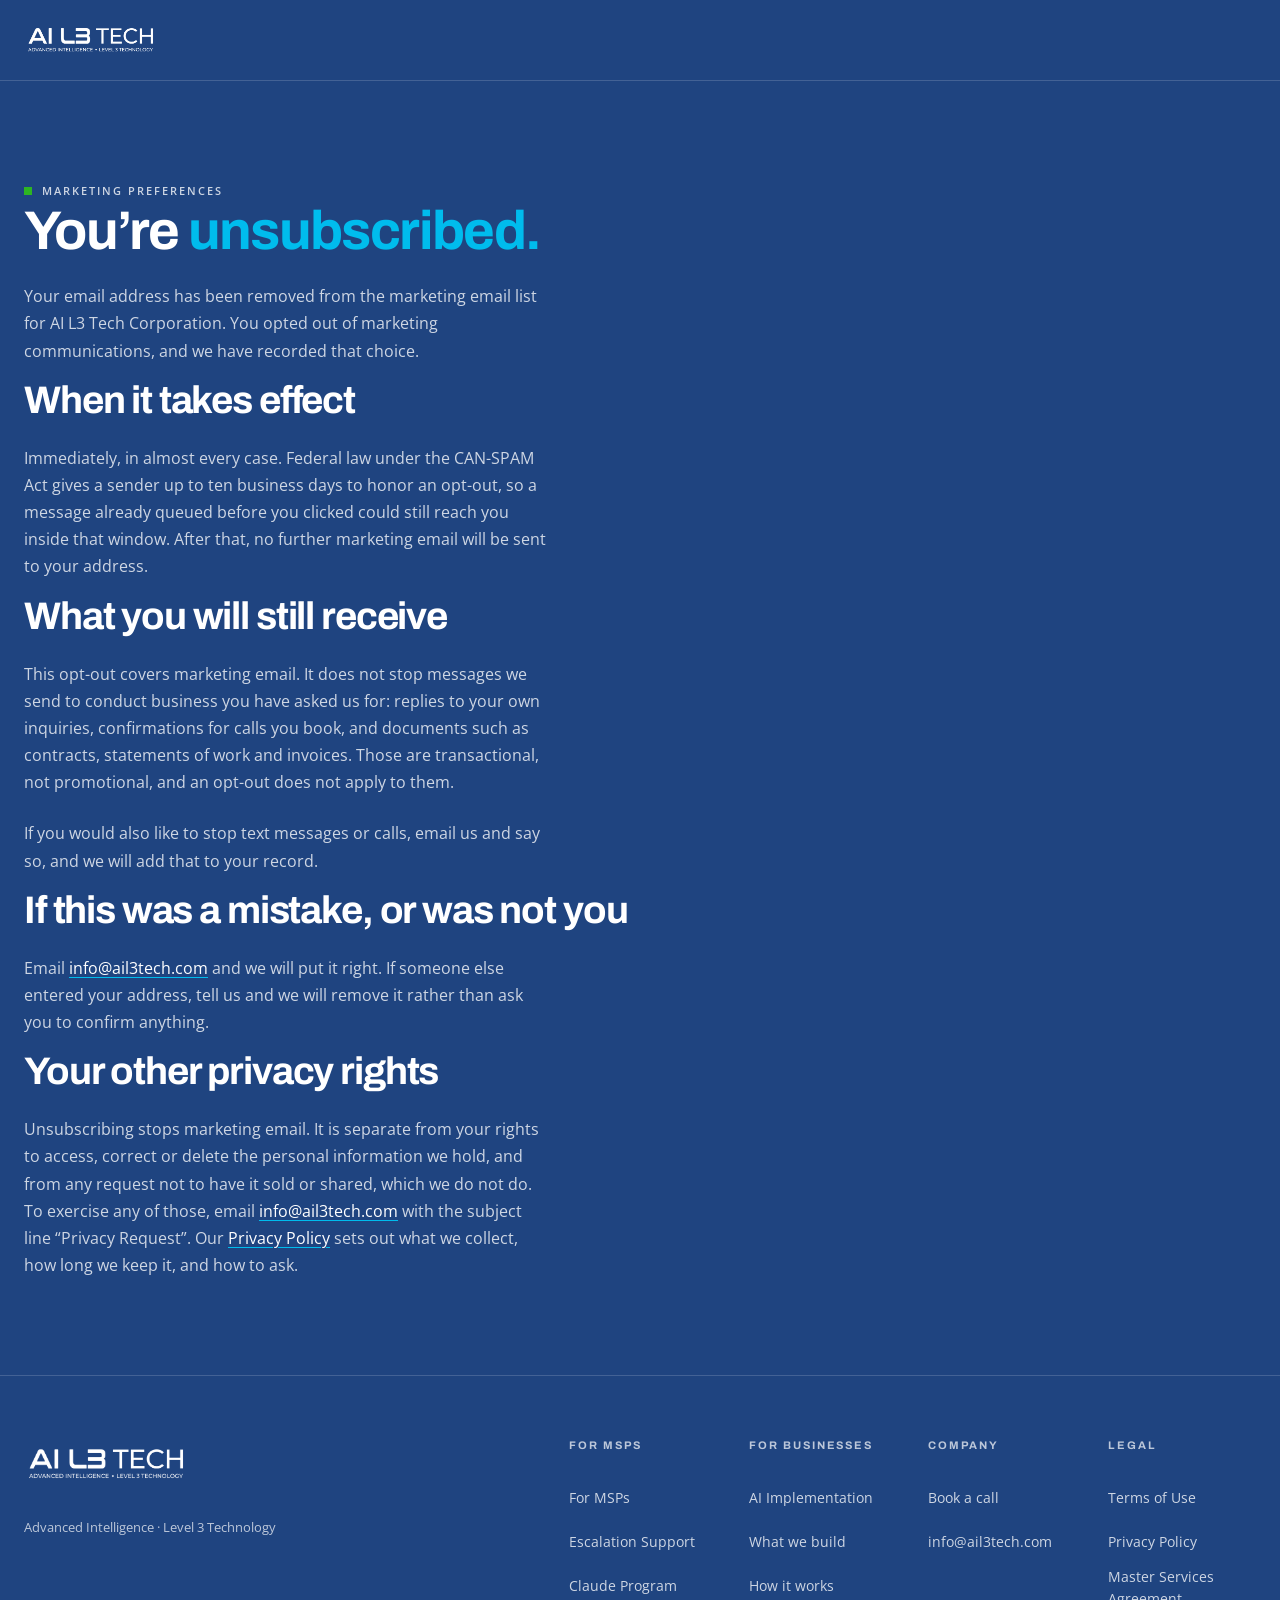
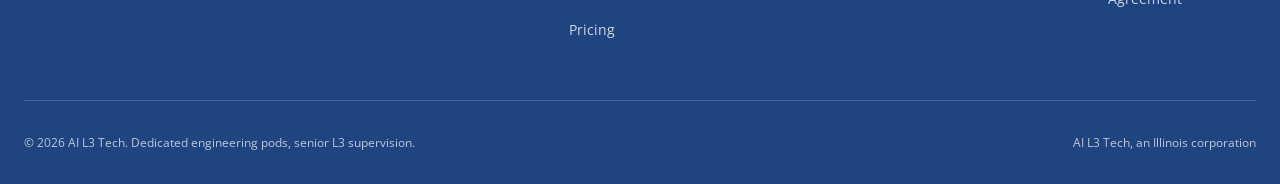
<file: unsubscribe.html>
<!DOCTYPE html>
<html lang="en-US">
<head>
<meta charset="utf-8">
<meta name="viewport" content="width=device-width, initial-scale=1">
<title>Unsubscribed | AI L3 Tech</title>
<meta name="description" content="You have opted out of marketing email from AI L3 Tech. Service and transactional messages are not affected.">

<link rel="canonical" href="https://ail3tech.com/unsubscribe">
<meta name="robots" content="noindex, follow">
<meta name="author" content="AI L3 Tech">

<link rel="preconnect" href="https://fonts.googleapis.com">
<link rel="preconnect" href="https://fonts.gstatic.com" crossorigin>
<link rel="stylesheet" href="https://fonts.googleapis.com/css2?family=Archivo:wght@700;800&family=Open+Sans:wght@400;600&family=IBM+Plex+Mono:wght@400;600&display=swap">

<link rel="icon" href="/favicon.ico" sizes="any">
<link rel="icon" type="image/png" sizes="32x32" href="assets/img/favicon-32.png">
<link rel="icon" type="image/png" sizes="16x16" href="assets/img/favicon-16.png">
<link rel="apple-touch-icon" sizes="180x180" href="assets/img/apple-touch-icon.png">
<link rel="manifest" href="site.webmanifest">
<meta name="theme-color" content="#1F4480">

<meta property="og:type" content="website">
<meta property="og:site_name" content="AI L3 Tech">
<meta property="og:locale" content="en_US">
<meta property="og:url" content="https://ail3tech.com/unsubscribe">
<meta property="og:title" content="Unsubscribed | AI L3 Tech">
<meta property="og:description" content="You have opted out of marketing email from AI L3 Tech. Service and transactional messages are not affected.">
<meta property="og:image" content="https://ail3tech.com/assets/img/og-logo.png">
<meta property="og:image:width" content="1200">
<meta property="og:image:height" content="630">
<meta property="og:image:alt" content="AI L3 Tech. Senior engineering, on retainer.">

<meta name="twitter:card" content="summary_large_image">
<meta name="twitter:title" content="Unsubscribed | AI L3 Tech">
<meta name="twitter:description" content="You have opted out of marketing email from AI L3 Tech. Service and transactional messages are not affected.">
<meta name="twitter:image" content="https://ail3tech.com/assets/img/og-logo.png">

<link rel="stylesheet" href="assets/css/ail3.css?v=6875e9c231">
<script type="application/ld+json">
{
  "@context": "https://schema.org",
  "@graph": [
    {
      "@type": [
        "Organization",
        "ProfessionalService"
      ],
      "@id": "https://ail3tech.com/#organization",
      "name": "AI L3 Tech",
      "alternateName": [
        "AIL3 Tech",
        "AIL3"
      ],
      "legalName": "AI L3 Tech Corporation",
      "url": "https://ail3tech.com/",
      "logo": {
        "@type": "ImageObject",
        "url": "https://ail3tech.com/assets/img/og-logo.png",
        "width": 1200,
        "height": 630
      },
      "image": "https://ail3tech.com/assets/img/og-logo.png",
      "email": "info@ail3tech.com",
      "slogan": "The tech you don't have time to figure out. HANDLED.",
      "description": "AI L3 Tech provides senior engineering in two forms: white-label L3 escalation and project delivery for managed service providers, and Claude AI implementation, app development and custom AI applications for growing businesses.",
      "address": {
        "@type": "PostalAddress",
        "addressRegion": "IL",
        "addressCountry": "US"
      },
      "areaServed": {
        "@type": "Country",
        "name": "United States"
      },
      "knowsAbout": [
        "Level 3 IT support",
        "MSP escalation support",
        "White label IT engineering",
        "Microsoft 365 migration",
        "Microsoft Entra ID",
        "Conditional Access",
        "Microsoft Intune",
        "Azure infrastructure",
        "Server to cloud migration",
        "Mailbox migration",
        "Claude implementation",
        "AI app development",
        "Custom AI applications",
        "AI for law practices",
        "AI for accounting practices",
        "AI for real estate agents",
        "AI for contractors",
        "AI for engineering companies",
        "AI for landscaping companies"
      ],
      "contactPoint": [
        {
          "@type": "ContactPoint",
          "contactType": "sales",
          "email": "info@ail3tech.com",
          "url": "https://ail3tech.com/book",
          "areaServed": "US",
          "availableLanguage": "English"
        }
      ]
    },
    {
      "@type": "WebPage",
      "@id": "https://ail3tech.com/unsubscribe#webpage",
      "url": "https://ail3tech.com/unsubscribe",
      "name": "Unsubscribed | AI L3 Tech",
      "description": "You have opted out of marketing email from AI L3 Tech. Service and transactional messages are not affected.",
      "inLanguage": "en-US",
      "isPartOf": {
        "@id": "https://ail3tech.com/#website"
      },
      "about": {
        "@id": "https://ail3tech.com/#organization"
      },
      "primaryImageOfPage": {
        "@type": "ImageObject",
        "url": "https://ail3tech.com/assets/img/og-logo.png"
      }
    },
    {
      "@type": "BreadcrumbList",
      "@id": "https://ail3tech.com/unsubscribe#breadcrumb",
      "itemListElement": [
        {
          "@type": "ListItem",
          "position": 1,
          "name": "Home",
          "item": "https://ail3tech.com/"
        },
        {
          "@type": "ListItem",
          "position": 2,
          "name": "Unsubscribed",
          "item": "https://ail3tech.com/unsubscribe"
        }
      ]
    }
  ]
}
</script>
</head>
<body>

<a class="skip-link" href="#main">Skip to content</a>

<!-- ============================= NAV ============================= -->
<!-- Logo only. A page someone reached in order to hear less from us is not a
     place to put a call to action. -->
<nav class="nav nav--lean" aria-label="Main">
  <div class="wrap">
    <a class="nav-logo" href="index.html" aria-label="AI L3 Tech home">
      <img src="assets/img/ail3-logo-white.png" alt="AI L3 Tech" width="512" height="131">
    </a>
  </div>
</nav>

<main id="main">

<section class="section band-dark" id="unsubscribed">
  <div class="wrap">
    <div class="lean-vision">
      <span class="eyebrow">Marketing preferences</span>
      <h1 class="display-2">You&rsquo;re <span class="accent">unsubscribed.</span></h1>
      <p class="lead">Your email address has been removed from the marketing email list for AI L3 Tech Corporation. You opted out of marketing communications, and we have recorded that choice.</p>

      <h2 class="display-3 mt-7">When it takes effect</h2>
      <p class="lead">Immediately, in almost every case. Federal law under the CAN-SPAM Act gives a sender up to ten business days to honor an opt-out, so a message already queued before you clicked could still reach you inside that window. After that, no further marketing email will be sent to your address.</p>

      <h2 class="display-3 mt-7">What you will still receive</h2>
      <p class="lead">This opt-out covers marketing email. It does not stop messages we send to conduct business you have asked us for: replies to your own inquiries, confirmations for calls you book, and documents such as contracts, statements of work and invoices. Those are transactional, not promotional, and an opt-out does not apply to them.</p>
      <p class="lead">If you would also like to stop text messages or calls, email us and say so, and we will add that to your record.</p>

      <h2 class="display-3 mt-7">If this was a mistake, or was not you</h2>
      <p class="lead">Email <a href="mailto:info@ail3tech.com?subject=Marketing%20preferences">info@ail3tech.com</a> and we will put it right. If someone else entered your address, tell us and we will remove it rather than ask you to confirm anything.</p>

      <h2 class="display-3 mt-7">Your other privacy rights</h2>
      <p class="lead">Unsubscribing stops marketing email. It is separate from your rights to access, correct or delete the personal information we hold, and from any request not to have it sold or shared, which we do not do. To exercise any of those, email <a href="mailto:info@ail3tech.com?subject=Privacy%20Request">info@ail3tech.com</a> with the subject line &ldquo;Privacy Request&rdquo;. Our <a href="privacy-policy.html">Privacy Policy</a> sets out what we collect, how long we keep it, and how to ask.</p>
    </div>
  </div>
</section>

</main>

<!-- ============================= FOOTER ============================= -->
<footer class="footer">
  <div class="wrap">
    <div class="footer-top">
      <div>
        <a class="footer-logo" href="index.html" aria-label="AI L3 Tech home">
          <img src="assets/img/ail3-logo-white.png" alt="AI L3 Tech" width="512" height="131">
        </a>
        <p class="footer-tag">Advanced Intelligence &middot; Level 3 Technology</p>
      </div>

      <div class="footer-cols">
        <div>
          <h2>For MSPs</h2>
          <ul>
            <li><a href="msp.html">For MSPs</a></li>
            <li><a href="escalation-support.html">Escalation Support</a></li>
            <li><a href="claude-launch-program.html">Claude Program</a></li>
            <li><a href="msp.html#pricing">Pricing</a></li>
          </ul>
        </div>
        <div>
          <h2>For Businesses</h2>
          <ul>
            <li><a href="ai.html">AI Implementation</a></li>
            <li><a href="ai.html#build">What we build</a></li>
            <li><a href="ai.html#how">How it works</a></li>
          </ul>
        </div>
        <div>
          <h2>Company</h2>
          <ul>
            <li><a href="book.html">Book a call</a></li>
            <li><a href="mailto:info@ail3tech.com">info@ail3tech.com</a></li>
          </ul>
        </div>
        <div>
          <h2>Legal</h2>
          <ul>
            <li><a href="terms-of-use.html">Terms of Use</a></li>
            <li><a href="privacy-policy.html">Privacy Policy</a></li>
            <li><a href="master-services-agreement.html">Master Services Agreement</a></li>
          </ul>
        </div>
      </div>
    </div>

    <div class="footer-bottom">
      <p>&copy; 2026 AI L3 Tech. Dedicated engineering pods, senior L3 supervision.</p>
      <p>AI L3 Tech, an Illinois corporation</p>
    </div>
  </div>
</footer>

<script src="assets/js/ail3.js?v=be330f6ce3"></script>
</body>
</html>
</file>
<file: assets/css/ail3.css>
/* ==========================================================================
   AI L3 TECH — design system
   Palette and type from the AI L3 Tech Brand Kit. See BRAND-CI.md, which
   records what the kit specifies, what the numbers allow, and why the four
   derived values below exist.
   ========================================================================== */

/* The faces are requested from the page head, not with @import. An @import
   here is only discovered once this file has been fetched and parsed, so the
   fonts queue behind it; a link in the head is found by the preload scanner
   straight away. */

/* ---------- 1. Tokens ---------------------------------------------------- */
:root {
  /* ---- the five issued brand colours, and nothing derived from them -----
     Earlier this file carried lighter siblings of the green and the cyan so
     that small text would clear 4.5:1 on a navy band. Those were not brand
     colours, and the lighter green in particular read as lime and outnumbered
     the real green on the page. They are gone. Where an issued colour cannot
     carry text, the text is white or near-black instead. */
  --navy:   #1F4480;   /* primary: headers, key UI, the navy + white layout */
  --green:  #2DB522;   /* secondary: bullets, highlights, AI content, CTAs */
  --cyan:   #00BCED;   /* accent: underlines, borders, interactive elements */
  --ink:    #1A1A1A;   /* text: body copy, in place of pure black */
  --paper:  #F5F7FA;   /* background: the page, in place of pure white */
  --white:  #FFFFFF;   /* cards and panels that lift off the page */

  /* The kit gives exactly one dark surface, so the second dark band and the
     raised panel are that same navy. Near-black is the kit's TEXT colour and
     using it as a full-bleed band was reading as a black stripe the palette
     never called for. The cost is less tonal variety; the palette has one
     dark and this is what that means. */
  --navy-deep:   var(--navy);
  --navy-raised: var(--navy);

  /* ---- text -----------------------------------------------------------
     Muted and faint are transparencies of white and of the near-black, so
     every value on the page still resolves to a brand colour over a brand
     surface. No new hues. */
  --text-on-dark:        var(--white);            /* 9.56:1 on navy  */
  --text-on-dark-muted:  rgba(255, 255, 255, .78);/* 6.53:1 on navy  */
  --text-on-dark-faint:  rgba(255, 255, 255, .70);/* 5.60:1 on navy  */
  --text-on-light:       var(--ink);              /* 16.2:1 on paper */
  --text-on-light-muted: rgba(26, 26, 26, .72);   /* 6.64:1 on paper */
  --text-on-light-faint: rgba(26, 26, 26, .65);   /* 5.26:1 on paper */

  /* ---- lines ----------------------------------------------------------- */
  --line-dark:  rgba(255, 255, 255, .16);
  --line-light: rgba(26, 26, 26, .12);
  --edge-control-dark:  rgba(255, 255, 255, .46);
  --edge-control-light: rgba(26, 26, 26, .50);

  /* ---- type ------------------------------------------------------------ */
  --font-display: 'Archivo', 'Helvetica Neue', Arial, sans-serif;
  --font-body:    'Open Sans', 'Helvetica Neue', Arial, sans-serif;
  --font-mono:    'IBM Plex Mono', ui-monospace, 'Cascadia Mono', Consolas, monospace;

  /* Space scale (density 4/10, marketing). Kept complete even where a step is
     not currently called on: a scale with a hole in it stops being a scale,
     and the next person reaching for the smallest step should find it here
     rather than inventing a value. */
  --space-1: .25rem;
  --space-2: .5rem;
  --space-3: .75rem;
  --space-4: 1rem;
  --space-5: 1.5rem;
  --space-6: 2rem;
  --space-7: 3rem;
  --space-8: 4rem;
  --space-9: 6rem;
  --space-10: 8rem;

  --wrap: 1280px;
  --gutter: 1.5rem;
  --nav-h: 80px;

  /* Label type. Small caps labels read at 11px on a desktop pointer, but on a
     phone that is below the 12px floor, so both step up at the breakpoint. */
  /* One size for every small caps label. There used to be a second at 10px,
     a single pixel apart, which no reader could tell was deliberate. */
  --fs-label:    .6875rem;   /* 11px, lifting to 12 on touch below */
  --fs-label-sm: var(--fs-label);

  --ease: cubic-bezier(.22, .61, .36, 1);
}

/* ---------- 2. Reset ----------------------------------------------------- */
*,
*::before,
*::after { box-sizing: border-box; }

html {
  -webkit-text-size-adjust: 100%;
  scroll-behavior: smooth;
  scroll-padding-top: var(--nav-h);
}

body {
  margin: 0;
  /* A single long token, an email address or a URL in the legal pages, must
     not be able to push the page wider than the phone it is read on. */
  overflow-wrap: break-word;
  font-family: var(--font-body);
  font-size: 16px;
  line-height: 1.6;
  color: var(--text-on-light);
  background: var(--paper);   /* the kit's page background, in place of pure white */
  -webkit-font-smoothing: antialiased;
  overflow-x: hidden;
}

img,
svg { max-width: 100%; display: block; }

a { color: inherit; text-decoration: none; }

button { font: inherit; color: inherit; background: none; border: 0; cursor: pointer; }

h1, h2, h3, h4 {
  margin: 0;
  font-family: var(--font-display);
  font-weight: 700;
  letter-spacing: -.03em;
  line-height: 1.04;
}

p { margin: 0; }
/* The kit lists Open Sans at 400 and 600, so bold body copy is 600. Left alone
   the browser would ask for 700 and the browser would synthesise it. */
strong, b { font-weight: 600; }
ul { margin: 0; padding: 0; list-style: none; }

:focus-visible { outline: 2px solid var(--cyan); outline-offset: 3px; }

.skip-link {
  position: absolute;
  left: var(--gutter);
  top: -100px;
  z-index: 200;
  background: var(--green);
  color: var(--ink);
  padding: .75rem 1.25rem;
  font-weight: 600;
  font-size: .875rem;
}
.skip-link:focus { top: 1rem; }

.visually-hidden {
  position: absolute;
  width: 1px;
  height: 1px;
  margin: -1px;
  padding: 0;
  overflow: hidden;
  clip: rect(0 0 0 0);
  clip-path: inset(50%);
  white-space: nowrap;
  border: 0;
}

/* ---------- 3. Layout ---------------------------------------------------- */
.wrap {
  width: 100%;
  max-width: var(--wrap);
  margin-inline: auto;
  padding-inline: var(--gutter);
}

.section { padding-block: var(--space-9); position: relative; }

.band-dark  { background: var(--navy);      color: var(--text-on-dark); }
.band-deep  { background: var(--navy-deep); color: var(--text-on-dark); }
.band-light { background: var(--paper);    color: var(--text-on-light); }
.band-white { background: var(--white);    color: var(--text-on-light); }

/* Figures are set in the mono face the kit names for data and metrics:
   durations, counts, prices, step numerals. It is not a body or heading face. */
.stat .v,
.stat--lime .v,
.delta .v,
.price-fig,
.flow-step .n,
.method .n,
.row .n,
.pain .n { font-family: var(--font-mono); font-feature-settings: "tnum" 1; }

/* Headings are navy on a light surface. The kit gives navy the headers and the
   key UI; before this every heading on a light band came through in the body
   text colour, so whole sections carried no brand colour at all. Body copy
   stays near-black. 8.91:1 on the page, 9.56:1 on a white card. */
.band-light h1, .band-light h2, .band-light h3,
.band-white h1, .band-white h2, .band-white h3 { color: var(--navy); }
/* except where the heading sits on a panel that carries its own navy */
.band-light .card--feature h3, .band-white .card--feature h3,
.band-light .price--featured h3, .band-white .price--featured h3,
.band-light .door-panel--msp h3, .band-white .door-panel--msp h3,
.band-light .card--feature h2, .band-white .card--feature h2 { color: var(--text-on-dark); }

/* ---------- 4. Type primitives ------------------------------------------ */
/* balance, so a display heading does not drop its last word onto a line of its
   own. "Get set up." was breaking after "set" and leaving "up." stranded.
   Browsers without it just wrap as before. */
.display-1,
.display-2 { text-wrap: balance; }
.display-1 { font-size: clamp(2.6rem, 6.2vw, 4.6rem); }
.display-2 { font-size: clamp(2.1rem, 4.6vw, 3.4rem); }
/* The third step. Used by the booking fallback heading, which only appears when
   the calendar is blocked, so it never showed up in a normal page review and
   was rendering at the browser's default h2 size. */
.display-3 { font-size: clamp(1.6rem, 3.2vw, 2.4rem); }

.lead {
  font-size: clamp(1rem, 1.25vw, 1.125rem);
  line-height: 1.7;
  color: var(--text-on-dark-muted);
  max-width: 58ch;
}
.band-light .lead,
.band-white .lead { color: var(--text-on-light-muted); }

/* Display-size highlights sit in the accent cyan on a navy band and in the
   navy itself on a light one. Green stays where the kit puts it: the bullets,
   the small marks and the calls to action. */
.accent { color: var(--cyan); }

.band-light .accent,
.band-white .accent { color: var(--navy); }
.muted  { color: var(--text-on-dark-muted); }

/* small caption label above a block */
.micro {
  font-size: var(--fs-label);
  font-weight: 600;
  letter-spacing: .14em;
  text-transform: uppercase;
  color: var(--text-on-dark-faint);
}
.band-light .micro,
.band-white .micro { color: var(--text-on-light-faint); }

/* Eyebrow: 11px, .18em tracking, lime marker */
.eyebrow {
  display: inline-flex;
  align-items: center;
  gap: .625rem;
  font-family: var(--font-body);
  font-size: var(--fs-label);
  font-weight: 600;
  letter-spacing: .18em;
  text-transform: uppercase;
  color: var(--text-on-dark-muted);
}
.band-light .eyebrow,
.band-white .eyebrow { color: var(--text-on-light-muted); }
.eyebrow::before {
  content: "";
  width: 8px;
  height: 8px;
  background: var(--green);
  flex: none;
}

/* Numbered section tag: "03 / MEASURED IMPACT" */
.section-tag {
  font-size: var(--fs-label);
  font-weight: 600;
  letter-spacing: .18em;
  text-transform: uppercase;
  color: var(--text-on-light-faint);
  margin-bottom: var(--space-5);
}
.band-dark .section-tag,
.band-deep .section-tag { color: var(--text-on-dark-faint); }

/* ---------- 5. Buttons --------------------------------------------------- */
.btn {
  display: inline-flex;
  align-items: center;
  justify-content: space-between;
  gap: var(--space-5);
  min-height: 52px;
  padding: .875rem 1.5rem;
  font-family: var(--font-body);
  font-size: .9375rem;
  font-weight: 600;
  border: 1px solid transparent;
  border-radius: 0;
  cursor: pointer;
  transition: background-color .2s var(--ease), color .2s var(--ease),
              border-color .2s var(--ease), transform .2s var(--ease);
}
/* Arrows are drawn, not typed. Inter has no U+2197 and Inter Tight has no
   U+2192, so as characters they fell out of the webfont into whatever the
   operating system happened to provide: Segoe UI Symbol on Windows, Apple
   Symbols on iOS, Noto on Android. Three platforms, three arrow shapes. */
.arw,
.delta .arrow { display: inline-flex; }
.arw svg,
.delta .arrow svg {
  display: block;
  /* fixed, not 1em: at 1em the same arrow came out 15px beside a 15px label
     and 16px inside a button */
  width: 16px;
  height: 16px;
  fill: none;
  stroke: currentColor;
  stroke-width: 1.5;
  stroke-linecap: square;
  stroke-linejoin: miter;
}

.btn .arw { font-size: 1rem; line-height: 1; transition: transform .2s var(--ease); }
.btn:hover .arw { transform: translate(3px, -3px); }

/* White label on the green, with a green edge. Asked for directly, and worth
   recording what it costs: white on this green is 2.71:1 where body text needs
   4.5, and a green edge against the page is 2.53:1 where a control boundary
   needs 3. The button is still perfectly usable to most people; it is people
   with low vision or a poor screen in bright light who lose it. Darkening the
   green to #22891A would carry white text at 4.51:1 and need no border at all,
   but that is not the green the kit issues. */
.btn--lime {
  background: var(--green);
  color: var(--white);
  border-color: var(--green);
}
/* Green is 2.53:1 against the off-white page, so on a light band the fill is
   not enough to mark the control and it carries the darkened green as an edge.
   On navy the fill alone is 3.53:1 and needs none. */
.band-light .btn--lime,
.band-white .btn--lime { border-color: var(--green); }
.btn--lime:hover { background: #3ACC2E; }

.btn--outline { border-color: var(--edge-control-dark); color: var(--text-on-dark); }
.btn--outline:hover { border-color: var(--cyan); color: var(--cyan); }
.band-light .btn--outline,
.band-white .btn--outline { border-color: var(--edge-control-light); color: var(--text-on-light); }
.band-light .btn--outline:hover,
.band-white .btn--outline:hover { border-color: var(--navy); background: var(--navy); color: var(--white); }

.btn--dark { background: var(--navy); color: var(--white); }
.btn--dark:hover { box-shadow: inset 0 0 0 999px rgba(255, 255, 255, .14); }

/* A finger gets no hover state, so without this a tap looks like nothing
   happened until the next page paints. The press is the only feedback a touch
   visitor ever sees, and it reads on a mouse too. */
.btn:active { transform: translateY(1px); }
.btn:active .arw { transform: none; }
.btn--lime:active { background: #249314; }
.btn--outline:active { border-color: var(--cyan); color: var(--cyan); }
.band-light .btn--outline:active,
.band-white .btn--outline:active { border-color: var(--navy); background: var(--navy); color: var(--white); }
.btn--dark:active { box-shadow: inset 0 0 0 999px rgba(26, 26, 26, .14); }
.link-arrow:active { color: var(--cyan); }
.nav-links a:not(.btn):active { color: var(--white); }
.footer-cols a:active,
.footer-bottom a:active { color: var(--cyan); }
.legal a:active { color: var(--cyan); }
.vtab:active { color: var(--text-on-dark); }
.card:active { transform: translateY(-1px); }   /* settles out of the hover lift */
.pain:active { background: var(--paper); }   /* the card is white now */

/* The platform's grey flash fights the brand press state above. The press is
   still visible, so nothing is lost by turning the flash off. */
a, button, summary, [role="tab"] { -webkit-tap-highlight-color: transparent; }

.btn--sm { min-height: 44px; padding: .625rem 1.125rem; font-size: .875rem; gap: var(--space-4); }
.btn--block { width: 100%; }

.link-arrow {
  display: inline-flex;
  align-items: center;
  justify-content: space-between;
  gap: var(--space-4);
  width: 100%;
  font-size: .9375rem;
  font-weight: 600;
  min-height: 44px;
  transition: color .2s var(--ease);
}
.link-arrow:hover { color: var(--cyan); }
.card--feature .link-arrow:hover { color: #3ACC2E; }
.link-arrow .arw { transition: transform .2s var(--ease); }
.link-arrow:hover .arw { transform: translate(3px, -3px); }

.btn-row { display: flex; flex-wrap: wrap; gap: var(--space-4); align-items: center; }

/* ---------- 6. Nav ------------------------------------------------------- */
.nav {
  position: sticky;
  top: 0;
  z-index: 100;
  /* Opaque, not 94%. Translucent, the bar composited against whatever was
     behind it, so the green button on it measured 3.70:1 over the old dark
     page and 3.01:1 over the off-white one, right on the line. The blur went
     with it: it does nothing behind an opaque fill. */
  background: var(--navy);
  border-bottom: 1px solid var(--line-dark);
}
.nav .wrap {
  display: flex;
  align-items: center;
  justify-content: space-between;
  gap: var(--space-5);
  min-height: var(--nav-h);
}
.nav-logo { display: inline-flex; align-items: center; min-height: 44px; }
.nav-logo img { height: 34px; width: auto; }
.nav-links { display: flex; align-items: center; gap: var(--space-6); }
.nav-links a:not(.btn) {
  display: inline-flex;
  align-items: center;
  min-height: 44px;          /* tablets get this nav and tap it with a finger */
  font-size: .875rem;
  font-weight: 600;   /* the kit lists 400 and 600 */
  color: var(--text-on-dark-muted);
  transition: color .2s var(--ease);
}
.nav-links a:not(.btn):hover { color: var(--white); }

.nav-toggle {
  display: none;
  width: 44px;
  height: 44px;
  align-items: center;
  justify-content: center;
}
.nav-toggle span { display: block; width: 20px; height: 1.5px; background: currentColor; position: relative; }
.nav-toggle span::before,
.nav-toggle span::after {
  content: "";
  position: absolute;
  left: 0;
  width: 20px;
  height: 1.5px;
  background: currentColor;
  transition: transform .2s var(--ease), top .2s var(--ease);
}
.nav-toggle span::before { top: -6px; }
.nav-toggle span::after  { top: 6px; }
.nav-toggle[aria-expanded="true"] span { background: transparent; }
.nav-toggle[aria-expanded="true"] span::before { top: 0; transform: rotate(45deg); }
.nav-toggle[aria-expanded="true"] span::after  { top: 0; transform: rotate(-45deg); }

/* ---------- 7. Hero ------------------------------------------------------ */
.hero {
  position: relative;
  overflow: hidden;
  padding-block: clamp(3.5rem, 8vw, 6.5rem) var(--space-9);
}
.hero::before {
  content: "";
  position: absolute;
  inset: 0;
  background:
    radial-gradient(900px 520px at 78% 12%, rgba(45, 90, 142, .32), transparent 62%),
    radial-gradient(640px 420px at 12% 6%, rgba(30, 58, 95, .20), transparent 60%);
  pointer-events: none;
}
.hero > .wrap { position: relative; }
.hero-grid {
  display: grid;
  grid-template-columns: 1.05fr .95fr;
  gap: clamp(2rem, 5vw, 4.5rem);
  align-items: center;
}
.hero h1 { margin-block: var(--space-5) var(--space-5); }
.hero .lead { margin-bottom: var(--space-7); }

.trust-row {
  display: flex;
  flex-wrap: wrap;
  gap: var(--space-5) var(--space-7);
  margin-top: var(--space-8);
  padding-top: var(--space-5);
  border-top: 1px solid var(--line-dark);
}
.trust-row li {
  display: flex;
  align-items: center;
  gap: .5rem;
  font-size: var(--fs-label);
  font-weight: 600;
  letter-spacing: .14em;
  text-transform: uppercase;
  color: var(--text-on-dark-muted);
}
.trust-row .tick { color: var(--green); }

/* Live panel (right side of hero) */
.panel {
  background: var(--navy-raised);
  border: 1px solid var(--line-dark);
  padding: var(--space-5);
}
.panel-head {
  display: flex;
  align-items: center;
  justify-content: space-between;
  /* Two tracked labels will not both fit on a 320px phone. Wrapping puts the
     status on its own line instead of squeezing it into three. */
  flex-wrap: wrap;
  gap: var(--space-2) var(--space-4);
  padding-bottom: var(--space-4);
  border-bottom: 1px solid var(--line-dark);
  margin-bottom: var(--space-5);
  font-size: var(--fs-label);
  font-weight: 600;
  letter-spacing: .16em;
  text-transform: uppercase;
  color: var(--text-on-dark-muted);
}
.pulse { display: inline-flex; align-items: center; gap: .5rem; color: var(--white); }
.pulse::before {
  content: "";
  width: 7px;
  height: 7px;
  border-radius: 50%;
  background: var(--green);
  animation: pulse 2.4s var(--ease) infinite;
}
@keyframes pulse {
  0%, 100% { opacity: 1; }
  50% { opacity: .25; }
}

.panel-label { font-size: .875rem; color: var(--text-on-dark); margin-bottom: var(--space-4); }

.flow {
  display: grid;
  grid-template-columns: repeat(3, 1fr);
  gap: var(--space-3);
  margin-bottom: var(--space-5);
}
.flow-step { border: 1px solid var(--line-dark); padding: var(--space-4); }
.flow-step.is-active { border-color: var(--cyan); }
.flow-step .n { font-size: var(--fs-label); color: var(--text-on-dark-faint); }
.flow-step .t { font-size: .875rem; font-weight: 600; margin-top: .375rem; }
.flow-step.is-active .t { color: var(--white); }
.flow-step .d { font-size: .75rem; color: var(--text-on-dark-faint); margin-top: .25rem; line-height: 1.45; }

.delta {
  display: grid;
  grid-template-columns: 1fr auto 1fr auto;
  align-items: center;
  gap: var(--space-4);
  border-left: 2px solid var(--cyan);
  background: rgba(255, 255, 255, .02);
  padding: var(--space-5);
}
.delta .k {
  font-size: var(--fs-label-sm);
  letter-spacing: .16em;
  text-transform: uppercase;
  color: var(--text-on-dark-faint);
}
.delta .v {
  font-size: 1.5rem;
  font-weight: 600;
  letter-spacing: -.03em;
  margin-top: .25rem;
}
.delta .arrow { color: var(--text-on-dark-faint); font-size: 1.125rem; }
.delta .badge {
  background: rgba(0, 195, 245, .16);
  color: var(--white);
  font-size: var(--fs-label-sm);
  font-weight: 600;
  letter-spacing: .1em;
  padding: .5rem .75rem;
  white-space: nowrap;
}
.panel-note { font-size: .75rem; color: var(--text-on-dark-faint); margin-top: var(--space-4); }

/* ---------- 8. Tagline band ---------------------------------------------- */
.tagline-band { border-block: 1px solid var(--line-dark); background: var(--navy-deep); }
.tagline-band .wrap {
  display: flex;
  align-items: center;
  gap: var(--space-4);
  padding-block: var(--space-5);
  font-size: .75rem;
  font-weight: 600;
  letter-spacing: .22em;
  text-transform: uppercase;
  color: var(--text-on-dark-faint);
}
.tagline-band b { color: var(--white); font-weight: 600; }

/* ---------- 9. Section headers ------------------------------------------ */
.sec-head {
  display: grid;
  grid-template-columns: 1fr 1fr;
  gap: clamp(2rem, 5vw, 5rem);
  align-items: end;
  margin-bottom: var(--space-8);
}

/* ---------- 10. Stat strip ----------------------------------------------- */
.stat-strip {
  display: grid;
  grid-template-columns: repeat(4, 1fr);
  border-top: 1px solid var(--line-light);
}
.band-dark .stat-strip,
.band-deep .stat-strip { border-top-color: var(--line-dark); }

.stat {
  padding: var(--space-7) var(--space-5);
  border-right: 1px solid var(--line-light);
  border-bottom: 1px solid var(--line-light);
}
.band-dark .stat,
.band-deep .stat { border-color: var(--line-dark); }
.stat:last-child { border-right: 0; }
.stat .v {
  font-weight: 600;
  font-size: clamp(2.2rem, 3.6vw, 3rem);
  letter-spacing: -.035em;
  line-height: 1;
}
.stat .k {
  font-size: .875rem;
  color: var(--text-on-light-muted);
  margin-top: var(--space-4);
  max-width: 24ch;
}
.band-dark .stat .k,
.band-deep .stat .k { color: var(--text-on-dark-muted); }

.stat--lime { background: var(--green); color: var(--white); border-right: 0; }
.stat--lime .v { font-size: clamp(1.5rem, 2.2vw, 1.9rem); }
.stat--lime .k,
.band-dark .stat--lime .k,
.band-deep .stat--lime .k { color: var(--ink); }   /* 6.42:1 on green; the translucent version was 4.33 */

/* ---------- 11. Cards ---------------------------------------------------- */
.card-grid {
  display: grid;
  grid-template-columns: repeat(auto-fit, minmax(258px, 1fr));
}
/* Fixed 3-up, so a six-card set makes two full rows instead of a ragged one */
.card-grid--3 { grid-template-columns: repeat(3, 1fr); }
.card {
  position: relative;
  background: var(--white);
  border: 1px solid var(--line-light);
  margin-left: -1px;
  margin-top: -1px;
  padding: var(--space-6);
  display: flex;
  flex-direction: column;
  gap: var(--space-4);
  transition: transform .25s var(--ease), box-shadow .25s var(--ease);
}
.card:hover {
  transform: translateY(-4px);
  box-shadow: 0 18px 40px -20px rgba(26, 26, 26, .22);
  z-index: 2;
}
.card .n {
  position: absolute;
  top: var(--space-6);
  right: var(--space-6);
  font-size: .75rem;
  color: var(--text-on-light-faint);
}
.card .card-kicker {
  font-size: var(--fs-label);
  font-weight: 600;
  letter-spacing: .16em;
  text-transform: uppercase;
  color: var(--text-on-light-faint);
}
.card p { color: var(--text-on-light-muted); font-size: .9375rem; line-height: 1.65; }
.card h3 { font-size: clamp(1.25rem, 1.8vw, 1.55rem); letter-spacing: -.025em; }
.card .card-foot {
  margin-top: auto;
  padding-top: var(--space-5);
  border-top: 1px solid var(--line-light);
}

/* Feature card — the dark "01" card from the concept */
.card--feature {
  background: var(--navy);
  color: var(--text-on-dark);
  border-color: var(--navy);
  box-shadow: 0 24px 60px -30px rgba(26, 26, 26, .40);
  z-index: 3;
}
.card--feature .card-kicker { color: var(--white); }
.card--feature p { color: var(--text-on-dark-muted); }
.card--feature .n { color: var(--text-on-dark-faint); }
.card--feature .card-foot { border-top-color: var(--line-dark); }
.card--feature .link-arrow { color: var(--white); }

/* Dark pain cards — 1px gap draws the grid lines, so any column count works */
.pain-grid {
  display: grid;
  grid-template-columns: repeat(4, 1fr);
  gap: 1px;
  background: var(--line-dark);
  border: 1px solid var(--line-dark);
}
.pain-grid--3 { grid-template-columns: repeat(3, 1fr); }
.pain {
  padding: var(--space-6);
  /* The kit names white for cards and panels. Near-black is its text colour,
     and using it as a card surface was the last place it acted as one. */
  background: var(--white);
  color: var(--text-on-light);
  display: flex;
  flex-direction: column;
  transition: background-color .25s var(--ease);
}

.pain .n { font-size: .75rem; color: var(--white); letter-spacing: .1em; }
.pain h3 { font-size: 1.125rem; margin-block: var(--space-7) var(--space-4); }
.pain p { font-size: .875rem; line-height: 1.65; color: var(--text-on-dark-muted); }

/* Plus list */
.plus-list { margin-top: var(--space-2); }
.plus-list li {
  display: flex;
  gap: var(--space-4);
  align-items: baseline;
  padding-block: var(--space-4);
  border-top: 1px solid var(--line-light);
  font-size: .9375rem;
}
.card--feature .plus-list li { border-top-color: var(--line-dark); }
/* Joins the existing per-band overrides. Without it the rule is drawn in the
   light token on a dark surface, which is invisible, and the items read as
   floating text with unexplained gaps. */
.band-dark .plus-list li,
.band-deep .plus-list li { border-top-color: var(--line-dark); }
.plus-list li::before { content: "+"; color: var(--green); font-weight: 600; flex: none; }
.card--feature .plus-list li::before { color: var(--green); }

/* ---------- 12. Numbered method list ------------------------------------ */
.method-grid { display: grid; grid-template-columns: .85fr 1.15fr; gap: clamp(2rem, 5vw, 5rem); }
.method-list { border-top: 1px solid var(--line-light); }
.band-dark .method-list,
.band-deep .method-list { border-top-color: var(--line-dark); }

.method {
  display: grid;
  grid-template-columns: 4rem 1fr;
  gap: var(--space-5);
  padding-block: var(--space-6);
  border-bottom: 1px solid var(--line-light);
}
.band-dark .method,
.band-deep .method { border-bottom-color: var(--line-dark); }
.method .n { font-size: .8125rem; color: var(--text-on-light-faint); padding-top: .4rem; }
.band-dark .method .n,
.band-deep .method .n { color: var(--text-on-dark-faint); }
.method .kicker {
  font-size: var(--fs-label);
  font-weight: 600;
  letter-spacing: .16em;
  text-transform: uppercase;
  color: var(--navy);
}
.band-dark .method .kicker,
.band-deep .method .kicker { color: var(--white); }
.method h3 { font-size: clamp(1.25rem, 2vw, 1.6rem); margin-block: var(--space-3); }
.method p { font-size: .9375rem; color: var(--text-on-light-muted); }
.band-dark .method p,
.band-deep .method p { color: var(--text-on-dark-muted); }

/* Note card with lime rule */
.note-card {
  background: var(--white);
  border-left: 3px solid var(--cyan);
  padding: var(--space-6);   /* matches the card family */
  margin-top: var(--space-7);
  box-shadow: 0 16px 40px -28px rgba(26, 26, 26, .28);
}
.note-card strong { display: block; font-size: .9375rem; margin-bottom: .375rem; color: var(--text-on-light); }
.note-card p { font-size: .8125rem; color: var(--text-on-light-muted); line-height: 1.6; }

/* ---------- 13. Pricing -------------------------------------------------- */
.price-grid { display: grid; grid-template-columns: repeat(3, 1fr); }
.price {
  position: relative;
  background: var(--white);
  border: 1px solid var(--line-light);
  margin-left: -1px;
  padding: var(--space-6);
  display: flex;
  flex-direction: column;
}
.price--featured {
  background: var(--navy);
  color: var(--text-on-dark);
  border-color: var(--navy);
  box-shadow: 0 28px 60px -32px rgba(26, 26, 26, .34);
  z-index: 2;
}
.price-name {
  font-size: var(--fs-label);
  font-weight: 600;
  letter-spacing: .18em;
  text-transform: uppercase;
  color: var(--text-on-light-faint);
}
.price--featured .price-name { color: var(--white); }
.price-fig {
  font-weight: 600;
  font-size: clamp(2.2rem, 3.4vw, 2.9rem);
  letter-spacing: -.035em;
  margin-top: var(--space-4);
  line-height: 1;
}
.price-fig .per {
  font-family: var(--font-body);
  font-size: .9375rem;
  font-weight: 600;   /* the kit lists 400 and 600 */
  letter-spacing: 0;
  color: var(--text-on-light-faint);
}
.price--featured .price-fig .per { color: var(--text-on-dark-faint); }
.price-specs { margin-top: var(--space-6); }
.price-specs li {
  padding-block: var(--space-4);
  border-top: 1px solid var(--line-light);
  font-size: .9375rem;
  display: flex;
  gap: var(--space-4);
}
.price--featured .price-specs li { border-top-color: var(--line-dark); }
.price-specs li::before { content: "+"; color: var(--green); font-weight: 600; }
.price--featured .price-specs li::before { color: var(--green); }
.price-for {
  font-size: .8125rem;
  color: var(--text-on-light-muted);
  margin-block: var(--space-5) var(--space-6);
}
.price--featured .price-for { color: var(--text-on-dark-muted); }
.price .btn { margin-top: auto; }
.price-note {
  margin-top: var(--space-6);
  font-size: .875rem;
  color: var(--text-on-light-muted);
  max-width: 78ch;
}
.tag-flag {
  position: absolute;
  top: 0;
  right: 0;
  background: var(--green);
  color: var(--ink);
  font-size: var(--fs-label-sm);
  font-weight: 600;
  letter-spacing: .14em;
  text-transform: uppercase;
  padding: .375rem .75rem;
}

/* ---------- 14. Compare rows --------------------------------------------- */
.rows { border-top: 1px solid var(--line-light); }
.band-dark .rows,
.band-deep .rows { border-top-color: var(--line-dark); }
.row {
  display: grid;
  grid-template-columns: 3rem 1fr 1.45fr;
  gap: var(--space-5);
  padding-block: var(--space-5);
  border-bottom: 1px solid var(--line-light);
  align-items: start;
}
.band-dark .row,
.band-deep .row { border-bottom-color: var(--line-dark); }
.row .n { font-size: .75rem; color: var(--text-on-light-faint); padding-top: .2rem; }
.band-dark .row .n,
.band-deep .row .n { color: var(--text-on-dark-faint); }
.row .t { font-size: .9375rem; font-weight: 600; }
.row .d { font-size: .875rem; color: var(--text-on-light-muted); line-height: 1.65; }
.band-dark .row .d,
.band-deep .row .d { color: var(--text-on-dark-muted); }

/* ---------- 15. Tier table ----------------------------------------------- */
/* The tier table cannot usefully reflow below about 720px, so it scrolls.
   A scrollable region needs to be focusable, or a keyboard user cannot reach
   the columns at all. The right edge fades to signal there is more to see. */
.table-wrap {
  overflow-x: auto;
  border: 1px solid var(--line-light);
  background: var(--white);
  -webkit-overflow-scrolling: touch;
  scrollbar-width: thin;
}
.table-wrap:focus-visible { outline: 3px solid var(--navy); outline-offset: 3px; }
@media (max-width: 800px) {
  .table-wrap {
    background:
      linear-gradient(to right, var(--white) 30%, rgba(255, 255, 255, 0)) left / 3rem 100% no-repeat,
      linear-gradient(to left, var(--white) 30%, rgba(255, 255, 255, 0)) right / 3rem 100% no-repeat,
      radial-gradient(farthest-side at 0 50%, rgba(26, 26, 26, .14), transparent) left / 1rem 100% no-repeat,
      radial-gradient(farthest-side at 100% 50%, rgba(26, 26, 26, .14), transparent) right / 1rem 100% no-repeat,
      var(--white);
    background-attachment: local, local, scroll, scroll, local;
  }
}
table.tiers { width: 100%; border-collapse: collapse; min-width: 720px; font-size: .875rem; }
table.tiers th,
table.tiers td {
  text-align: left;
  padding: var(--space-4) var(--space-5);
  border-bottom: 1px solid var(--line-light);
  vertical-align: top;
}
table.tiers thead th {
  font-size: var(--fs-label);
  letter-spacing: .14em;
  text-transform: uppercase;
  color: var(--text-on-light-faint);
  font-weight: 600;
  background: var(--paper);
}
table.tiers tbody th {
  font-family: var(--font-display);
  font-weight: 700;
  font-size: 1rem;
  width: 4.5rem;
  color: var(--text-on-light);
}
table.tiers td { color: var(--text-on-light-muted); }
table.tiers tbody tr:last-child { background: rgba(45, 181, 34, .10); }
table.tiers tbody tr:last-child th,
table.tiers tbody tr:last-child td { border-bottom: 0; }

/* ---------- 16. FAQ ------------------------------------------------------ */
.faq { border-top: 1px solid var(--line-light); }
.faq details { border-bottom: 1px solid var(--line-light); }
.faq summary {
  display: flex;
  align-items: center;
  justify-content: space-between;
  gap: var(--space-5);
  padding-block: var(--space-5);
  cursor: pointer;
  list-style: none;
  font-family: var(--font-display);
  font-size: clamp(1.05rem, 1.6vw, 1.3rem);
  font-weight: 700;
  letter-spacing: -.02em;
  min-height: 44px;
  transition: color .2s var(--ease);
}
/* The rows are the only control in this section and had no hover at all. */
.faq summary:hover { color: var(--navy); }
.band-dark .faq summary:hover,
.band-deep .faq summary:hover { color: var(--cyan); }

.faq summary::-webkit-details-marker { display: none; }
.faq summary::after {
  content: "+";
  color: var(--cyan);
  font-size: 1.5rem;
  font-weight: 400;
  line-height: 1;
  flex: none;
  transition: transform .2s var(--ease);
}
.faq details[open] summary::after { transform: rotate(45deg); }
.faq .answer {
  padding-bottom: var(--space-6);
  font-size: .9375rem;
  line-height: 1.7;
  color: var(--text-on-light-muted);
  max-width: 78ch;
}

/* a bordered aside for a standing note under a section */
.cohort-note {
  margin-top: var(--space-6);
  padding: var(--space-5);
  border: 1px solid var(--line-dark);
  border-left: 3px solid var(--cyan);
  font-size: .875rem;
  color: var(--text-on-dark-muted);
}

/* ---------- 18. Final CTA ------------------------------------------------ */
.cta-final { position: relative; overflow: hidden; text-align: center; padding-block: var(--space-10); }
.cta-final::before {
  content: "";
  position: absolute;
  inset: 0;
  background-image:
    linear-gradient(var(--line-dark) 1px, transparent 1px),
    linear-gradient(90deg, var(--line-dark) 1px, transparent 1px);
  background-size: 76px 76px;
  mask-image: radial-gradient(ellipse 60% 62% at 50% 50%, #000, transparent 72%);
  -webkit-mask-image: radial-gradient(ellipse 60% 62% at 50% 50%, #000, transparent 72%);
  pointer-events: none;
}
.cta-final > .wrap { position: relative; }
.cta-final h2 { margin-block: var(--space-5); }
.cta-final .lead { margin-inline: auto; margin-bottom: var(--space-7); }
.cta-final .btn { margin-inline: auto; }
.cta-note {
  margin-top: var(--space-6);
  font-size: var(--fs-label);
  letter-spacing: .12em;
  text-transform: uppercase;
  color: var(--text-on-dark-faint);
}

/* ---------- 19. Footer --------------------------------------------------- */
.footer { background: var(--navy-deep); border-top: 1px solid var(--line-dark); padding-block: var(--space-8) var(--space-6); }
.footer-top {
  display: grid;
  grid-template-columns: 1.4fr 2fr;
  gap: clamp(2rem, 5vw, 4rem);
  padding-bottom: var(--space-7);
  border-bottom: 1px solid var(--line-dark);
}
.footer-logo { display: inline-flex; align-items: center; min-height: 48px; }
.footer-logo img { height: 42px; width: auto; }
.footer-tag { font-size: .8125rem; color: var(--text-on-dark-faint); margin-top: var(--space-5); max-width: 36ch; line-height: 1.6; }
.footer-cols { display: grid; grid-template-columns: repeat(4, 1fr); gap: var(--space-6); }
.footer-cols h2 {
  font-family: var(--font-display);   /* a heading, so Archivo, small though it is */
  font-size: var(--fs-label);
  font-weight: 700;
  letter-spacing: .18em;
  text-transform: uppercase;
  color: var(--text-on-dark-faint);
  margin-bottom: var(--space-5);
}
.footer-cols a {
  font-size: .875rem;
  color: var(--text-on-dark-muted);
  display: inline-flex;
  align-items: center;
  min-height: 44px;
  transition: color .2s var(--ease);
}
.footer-cols a:hover { color: var(--cyan); }
.footer-bottom {
  display: flex;
  flex-wrap: wrap;
  gap: var(--space-4);
  justify-content: space-between;
  align-items: center;
  padding-top: var(--space-6);
  font-size: .75rem;
  color: var(--text-on-dark-faint);
}
.footer-bottom a:hover { color: var(--cyan); }

/* ---------- 20. Legal pages ---------------------------------------------- */
.legal-hero { padding-block: clamp(3rem, 7vw, 5rem) var(--space-8); border-bottom: 1px solid var(--line-dark); }
.legal-hero h1 { margin-block: var(--space-5) var(--space-4); }
.legal-hero .sub { font-size: .9375rem; color: var(--text-on-dark-muted); }

.legal { background: var(--paper); color: var(--text-on-light); padding-block: var(--space-8) var(--space-9); }

/* Long legal documents get a jump-link index beside the text */
.legal-wrap {
  max-width: 1140px;
  display: grid;
  grid-template-columns: 232px minmax(0, 1fr);
  gap: clamp(2rem, 5vw, 4rem);
  align-items: start;
}
.legal-body { max-width: 78ch; }
/* The cap has to sit on the element whose font-size it is measured in, or a
   15px paragraph inside a 16px container gets a wider line than intended. */
.legal-body p,
.legal-body li { max-width: 66ch; }
.method p,
.case-situation { max-width: 66ch; }

.legal-toc {
  position: sticky;
  top: calc(var(--nav-h) + 1.5rem);
  /* dvh, not vh: a large tablet in landscape has a collapsing browser bar, and
     vh measures the tallest state, which would run the list off the screen. */
  max-height: calc(100dvh - var(--nav-h) - 4rem);
  overflow-y: auto;
  border-left: 2px solid var(--line-light);
  padding-left: var(--space-5);
}
.legal-toc-title {
  font-size: var(--fs-label);
  font-weight: 600;
  letter-spacing: .18em;
  text-transform: uppercase;
  color: var(--text-on-light-faint);
  margin-bottom: var(--space-4);
}
.legal .legal-toc ol { list-style: none; padding: 0; margin: 0; }
.legal .legal-toc li { margin-top: 0; padding-left: 0; }
.legal .legal-toc a {
  display: block;
  padding-block: .4375rem;
  font-size: .8125rem;
  line-height: 1.4;
  color: var(--text-on-light-muted);
  text-decoration: none;
  transition: color .2s var(--ease);
}
.legal .legal-toc a:hover { color: var(--text-on-light); text-decoration-color: var(--cyan); }
.legal-toc a:focus-visible { outline-offset: 1px; }
.legal p,
.legal li { font-size: .9375rem; line-height: 1.75; color: var(--text-on-light-muted); }
.legal p + p,
.legal ul,
.legal ol { margin-top: var(--space-4); }
.legal h2 {
  font-size: clamp(1.25rem, 2.2vw, 1.6rem);
  color: var(--text-on-light);
  margin-top: var(--space-8);
  margin-bottom: var(--space-4);
  padding-top: var(--space-5);
  border-top: 1px solid var(--line-light);
}
.legal h2:first-of-type { margin-top: var(--space-5); }
.legal h3 { font-size: 1.0625rem; color: var(--text-on-light); margin-top: var(--space-6); margin-bottom: var(--space-3); }
.legal strong { color: var(--text-on-light); font-weight: 600; }
.legal ul { list-style: none; padding-left: 0; }
.legal ul li { position: relative; padding-left: 1.5rem; margin-top: var(--space-3); }
.legal ul li::before { content: "+"; position: absolute; left: 0; color: var(--cyan); font-weight: 700; }
.legal ol { list-style: decimal; padding-left: 1.35rem; }
.legal ol li { margin-top: var(--space-3); padding-left: .25rem; }
.legal ol li::marker { color: var(--text-on-light-faint); font-size: .875rem; }
.legal a {
  color: var(--text-on-light);
  text-decoration: underline;
  text-underline-offset: 3px;
  text-decoration-color: var(--cyan);
}
.legal a:hover { color: var(--cyan); }
.legal hr { border: 0; border-top: 1px solid var(--line-light); margin-block: var(--space-7); }

/* Classes inherited from the published legal documents. Without these the
   contract reads flat: 43 sub-clauses render identically to body text. */
.legal .legal-intro {
  font-size: 1.0625rem;
  color: var(--text-on-light);
  font-weight: 600;
}
.legal .clause {
  margin-left: 1.5rem;
  margin-top: var(--space-4);
}
.legal .clause-2 {
  margin-left: 3rem;
  margin-top: var(--space-4);
}
.legal .notice-block {
  margin-top: var(--space-5);
  padding: var(--space-5);
  background: var(--white);
  border-left: 3px solid var(--line-light);
  font-size: .9375rem;
  line-height: 1.7;
  color: var(--text-on-light-muted);
}

/* A long URL in legal copy is a single unbreakable token. As a grid item with
   the default min-width: auto it becomes the column's floor, so the track grows
   past the gutter rather than the word wrapping - which is what pushed the
   privacy policy 2px wide once text spacing was increased. anywhere, not
   break-word: only anywhere lowers the min-content size the track is sized on. */
.legal-body,
.legal-toc {
  min-width: 0;
  overflow-wrap: anywhere;
}

/* ---------- 21. Vertical switcher (Claude Launch Program) ---------------- */
.vtabs {
  display: flex;
  flex-wrap: wrap;
  border-bottom: 1px solid var(--line-dark);
  margin-bottom: var(--space-8);
}
.band-light .vtabs,
.band-white .vtabs { border-bottom-color: var(--line-light); }

.vtab {
  padding: .875rem 1.25rem;
  min-height: 48px;
  font-family: var(--font-body);
  font-size: .875rem;
  font-weight: 600;
  color: var(--text-on-dark-muted);
  border-bottom: 2px solid transparent;
  margin-bottom: -1px;
  transition: color .2s var(--ease), border-color .2s var(--ease);
}
.vtab:first-child { padding-left: 0; }
.vtab:hover { color: var(--text-on-dark); }
.vtab[aria-selected="true"] { color: var(--white); border-bottom-color: var(--white); }

.vpanel {
  display: grid;
  grid-template-columns: 1.05fr .95fr;
  gap: clamp(2rem, 5vw, 4.5rem);
  align-items: start;
}
.vpanel[hidden] { display: none; }
.vpanel + .vpanel { margin-top: var(--space-8); }

.hook {
  font-family: var(--font-display);
  font-weight: 700;
  letter-spacing: -.03em;
  line-height: 1.06;
  font-size: clamp(1.7rem, 3vw, 2.4rem);
  margin-block: var(--space-4) var(--space-4);
}
.hook-accent { color: var(--cyan); }
.hook-sub {
  font-size: .9375rem;
  color: var(--text-on-dark-muted);
  padding-bottom: var(--space-5);
  border-bottom: 2px solid var(--cyan);
  display: inline-block;
}

.compliance-note {
  margin-top: var(--space-6);
  padding: var(--space-5);
  border: 1px solid var(--line-dark);
  border-left: 3px solid var(--cyan);
  font-size: .875rem;
  color: var(--text-on-dark-muted);
}

/* Claude prompt mock, lifted from the one-pagers */
.claude-panel {
  background: var(--navy-raised);
  border: 1px solid var(--line-dark);
  padding: var(--space-5);
}
.claude-head {
  display: flex;
  align-items: center;
  gap: .625rem;
  font-size: .9375rem;
  font-weight: 600;
  margin-bottom: var(--space-5);
}
.claude-head svg { width: 16px; height: 16px; flex: none; }

.prompt-list li {
  display: flex;
  align-items: center;
  gap: .75rem;
  padding: .8125rem 1rem;
  border: 1px solid var(--line-dark);
  background: rgba(255, 255, 255, .02);
  font-size: .875rem;
  color: var(--text-on-dark);
}
.prompt-list li + li { margin-top: .5rem; }
.prompt-list li::before {
  content: "";
  width: 16px;
  height: 16px;
  flex: none;
  background: rgba(78, 134, 199, .35);
  border: 1px solid var(--cyan);
}

/* ---------- 22. Motion --------------------------------------------------- */
/* Entrance motion only. Nothing is hidden by default, so if the script never
   runs the content is still there. Hiding first and revealing with JS means a
   blocked or failed script takes the section with it. */
@keyframes reveal-in {
  from { opacity: 0; transform: translateY(18px); }
  to   { opacity: 1; transform: none; }
}
.reveal.is-in { animation: reveal-in .6s var(--ease) both; }
.reveal-stagger.is-in > * { animation: reveal-in .5s var(--ease) both; }
.reveal-stagger.is-in > *:nth-child(2) { animation-delay: .07s; }
.reveal-stagger.is-in > *:nth-child(3) { animation-delay: .14s; }
.reveal-stagger.is-in > *:nth-child(4) { animation-delay: .21s; }

/* ---------- 26. Two-door homepage -------------------------------------- */
/* The choice is offered once, as a full-bleed split: the page divides in two
   so the two paths are the layout, not two cards sitting on a band. Each half
   carries its own surface and accent so a visitor self-selects at a glance. */
.hero-solo { max-width: 62ch; }
.hero-solo h1 { margin-block: var(--space-5); }
.hero-solo .lead { margin-bottom: var(--space-6); }

.section--doors { padding-block: var(--space-9) 0; }

.doors-split {
  display: grid;
  grid-template-columns: 1fr 1fr;
  margin-top: var(--space-8);
}

.door-panel {
  /* The kit puts CTAs in green, so both doors lead with the same green button.
     The two paths are told apart by the panel itself, navy against white,
     which is the kit's own navy + white layout. */
  --door-accent: var(--green);
  --door-accent-hover: #3ACC2E;
  --door-accent-press: #249314;
  position: relative;
  --door-gap: clamp(1.5rem, 3vw, 3.5rem);   /* breathing room at the seam */
  padding-block: clamp(2.25rem, 4.5vw, 4rem) clamp(2.5rem, 5vw, 4.5rem);
  display: flex;
  flex-direction: column;
  gap: var(--space-4);
  border-top: 3px solid transparent;
  transition: background-color .3s var(--ease), border-color .3s var(--ease);
}
.door-panel--msp { background: var(--navy); border-top-color: var(--green); }
/* The navy door sits inside a light section, so it has to declare its own
   text colours rather than inherit the section's. Without these the copy
   comes through in near-black on navy. */
.door-panel--msp { color: var(--text-on-dark); }
.door-panel--msp h3 { color: var(--text-on-dark); }
.door-panel--msp .door-eyebrow { color: var(--text-on-dark-muted); }
.door-panel--msp .door-promise { color: var(--white); }
.door-panel--msp .lead { color: var(--text-on-dark-muted); }
.door-panel--msp .door-tags li {
  border-color: var(--line-dark);
  color: var(--text-on-dark-muted);
}

/* The second door inverts to white. Near-black was the kit's text colour, not
   a surface, and two navies side by side read as a rendering fault rather than
   two routes. */
.door-panel--biz {
  background: var(--white);
  color: var(--text-on-light);
  border-top-color: var(--cyan);
}
.door-panel--biz .door-eyebrow { color: var(--text-on-light-muted); }
.door-panel--biz .door-eyebrow::before { background: var(--cyan); }
.door-panel--biz h3 { color: var(--navy); }
.door-panel--biz .lead { color: var(--text-on-light-muted); }
.door-panel--biz .door-promise { color: var(--navy); }   /* the white door */
.door-panel--biz .door-tags li {
  border-color: var(--line-light);
  color: var(--text-on-light-muted);
}
/* The split is full-bleed, but each half aligns its outer edge to the page
   gutter and holds --door-gap back from the seam. Percentage padding resolves
   against the panel's own width, so this never depends on 100vw, which would
   include the scrollbar. */
.door-panel--msp {
  padding-left: max(var(--gutter), calc(100% - var(--wrap) / 2 + var(--gutter)));
  padding-right: var(--door-gap);
}
.door-panel--biz {
  padding-left: var(--door-gap);
  padding-right: max(var(--gutter), calc(100% - var(--wrap) / 2 + var(--gutter)));
}
.door-inner {
  width: 100%;
  /* fill the panel so the button's margin-top:auto has space to push against
     and both buttons land on the same baseline whatever the copy length */
  flex: 1;
  display: flex;
  flex-direction: column;
  gap: var(--space-4);
  align-items: flex-start;
}
/* a deliberate seam between the two halves */
.door-panel--biz { box-shadow: inset 1px 0 0 var(--line-light); }
.door-panel--msp:hover,
.door-panel--msp:focus-within { background: var(--navy-raised); border-top-color: var(--door-accent); }
.door-panel--biz:hover,
.door-panel--biz:focus-within { background: var(--paper); border-top-color: var(--door-accent); }

.door-eyebrow {
  display: inline-flex;
  align-items: center;
  gap: .625rem;
  font-size: var(--fs-label);
  font-weight: 600;
  letter-spacing: .18em;
  text-transform: uppercase;
  color: var(--text-on-dark-muted);
}
.door-eyebrow::before {
  content: "";
  width: 8px;
  height: 8px;
  background: var(--door-accent);
  flex: none;
}

.door-panel h3 {
  font-size: clamp(1.9rem, 3.2vw, 2.9rem);
  letter-spacing: -.03em;
  margin-top: var(--space-2);
}
.door-promise {
  font-size: clamp(1rem, 1.3vw, 1.125rem);
  font-weight: 600;
  line-height: 1.45;
  color: var(--white);   /* on the navy door; green is 3.53:1 here, under the 4.5 this size needs */
}
.door-panel .lead { font-size: .9375rem; max-width: 44ch; }

/* compact capability chips instead of stacked bordered rows */
.door-tags { display: flex; flex-wrap: wrap; gap: .5rem; margin-top: var(--space-2); }
.door-tags li {
  font-size: .8125rem;
  padding: .375rem .75rem;
  border: 1px solid var(--line-dark);
  color: var(--text-on-dark-muted);
}

.door-inner .btn { margin-top: auto; }
.door-inner .btn::after { content: ""; position: absolute; inset: 0; }
.btn--door {
  background: var(--door-accent);
  color: var(--ink);
  /* The two doors are a symmetric pair, so their buttons match rather than
     each sizing to its own label. Capped at the space available: a flat 19rem
     is wider than a 320px phone can hold once the panel padding is taken off,
     and it pushed the whole page out to 352px. */
  min-width: min(19rem, 100%);
  justify-content: space-between;
}
/* Green against the white door is 2.71:1, under the 3 a control needs, so on
   that panel the button carries the darkened green as an edge. On navy the
   fill alone is 3.53:1 and no edge is needed. */
.door-panel--biz .btn--door { border-color: var(--green); }
/* This button carries the stretched overlay above, which is anchored to the
   panel. filter and transform both create a containing block, and the overlay
   would re-anchor to the button, shrink from 720px to 297px, drop the cursor,
   release the hover, expand again and start over: a 60-per-second flicker.
   So the door button gives its feedback with colour alone. */
.btn--door:hover { background: var(--door-accent-hover); }
.btn--door:active { background: var(--door-accent-press); transform: none; }

/* ---------- 27. Case study / example build cards ------------------------ */
/* One card format for both, per the spec's five-part scope rule. Real work
   closes on "Result"; invented scenarios are badged "Example build" and close
   on "Designed to", never on a fabricated number. */
.case-grid {
  display: grid;
  grid-template-columns: repeat(2, 1fr);
  gap: var(--space-5);
  margin-top: var(--space-7);
}

.case-card {
  background: var(--white);
  border: 1px solid var(--line-light);
  padding: clamp(1.5rem, 2.4vw, 2rem);
  display: flex;
  flex-direction: column;
  gap: var(--space-4);
}
.band-dark .case-card,
.band-deep .case-card {
  background: var(--navy-raised);
  border-color: var(--line-dark);
}

/* short, nowrap pill: a compact label must not wrap to a second line */
.case-badge {
  align-self: flex-start;
  display: inline-block;
  white-space: nowrap;
  font-size: var(--fs-label-sm);
  font-weight: 600;
  letter-spacing: .14em;
  text-transform: uppercase;
  padding: .375rem .75rem;
  border: 1px solid var(--navy);
  color: var(--text-on-light);
}
.band-dark .case-badge,
.band-deep .case-badge { color: var(--cyan); border-color: rgba(0, 195, 245, .55); }

.case-card h3 { font-size: clamp(1.15rem, 1.7vw, 1.4rem); letter-spacing: -.02em; }
.case-situation { font-size: .9375rem; line-height: 1.65; color: var(--text-on-light-muted); }
.band-dark .case-situation,
.band-deep .case-situation { color: var(--text-on-dark-muted); }

/* ---------- 27b. Work showcase - screen carousel ------------------------ */
/* An example-build card whose head is a gallery of real screens. The track is
   the only thing that moves, and it holds nothing but images: a transform makes
   a containing block, so anything positioned that sat inside it would re-anchor
   to the moving element and flicker. The dots and the caption stay outside it. */
.work-card {
  padding: 0;
  gap: 0;
  overflow: hidden;
}
.work-shots {
  background: var(--paper);
  border-bottom: 1px solid var(--line-light);
}
.work-viewport {
  overflow: hidden;
  /* Reserved here, so the row never collapses while the images decode. */
  aspect-ratio: 16 / 10;
  /* Vertical panning stays with the browser so the page still scrolls under a
     finger. Horizontal is ours: without this the browser claims the gesture,
     fires pointercancel, and the swipe handler never sees a pointerup. */
  touch-action: pan-y;
}
.work-track {
  display: flex;
  height: 100%;
  transition: transform .62s var(--ease);
}
.work-slide {
  flex: 0 0 100%;
  min-width: 0;
  margin: 0;
}
/* <picture> is an inline box by default, so the image's height: 100% would be
   resolving against an auto-height parent. It happens to land right because the
   files are already 16:10, but it would break the day one is not. */
.work-slide picture {
  display: block;
  height: 100%;
}
.work-slide img {
  display: block;
  width: 100%;
  height: 100%;
  object-fit: cover;
  object-position: left top;
}

/* the bar under the gallery: pause, what you are looking at, and the dots */
.work-bar {
  display: flex;
  align-items: center;
  gap: var(--space-3);
  padding: .5rem .75rem .5rem .5rem;
  border-top: 1px solid var(--line-light);
  background: var(--white);
}
.work-pause {
  flex: none;
  width: 28px;
  height: 28px;
  display: grid;
  place-items: center;
  background: none;
  border: 1px solid transparent;
  border-radius: 2px;
  color: var(--text-on-light-muted);
  cursor: pointer;
}
.work-pause:hover { color: var(--text-on-light); border-color: var(--line-light); }
.work-pause svg { width: 13px; height: 13px; fill: currentColor; }
.work-pause .ico-play { display: none; }
.work-pause[aria-pressed="true"] .ico-play { display: block; }
.work-pause[aria-pressed="true"] .ico-pause { display: none; }

.work-caption {
  margin: 0;
  min-width: 0;
  font-size: .75rem;
  letter-spacing: .02em;
  color: var(--text-on-light-muted);
  white-space: nowrap;
  overflow: hidden;
  text-overflow: ellipsis;
}
.work-dots {
  margin-left: auto;
  display: flex;
  /* 8px clear between adjacent targets, which is the crowding floor the mobile
     audit enforces: two 28px dots 2px apart are each hittable and still wrong. */
  gap: .5rem;
  flex: none;
}
/* 28px of hit area around a small mark, so the target clears 24x24 */
.work-dot {
  width: 28px;
  height: 28px;
  display: grid;
  place-items: center;
  background: none;
  border: 0;
  padding: 0;
  cursor: pointer;
}
.work-dot::before {
  content: "";
  display: block;
  width: 7px;
  height: 7px;
  border-radius: 99px;
  background: var(--edge-control-light);
  transition: width .3s var(--ease), background-color .3s var(--ease);
}
/* current reads by shape as well as colour, not colour alone */
.work-dot[aria-current="true"]::before {
  width: 20px;
  background: var(--navy);
}
.work-dot:hover::before { background: var(--text-on-light); }

.work-text {
  padding: clamp(1.5rem, 2.4vw, 2rem);
  display: flex;
  flex-direction: column;
  gap: var(--space-4);
}
.work-meta {
  margin: 0;
  border-top: 1px solid var(--line-light);
}
.work-meta > div {
  display: grid;
  grid-template-columns: 6.5rem 1fr;
  gap: var(--space-4);
  padding-block: var(--space-3);
  border-bottom: 1px solid var(--line-light);
}
.work-meta dt {
  font-size: var(--fs-label);
  font-weight: 600;
  letter-spacing: .12em;
  text-transform: uppercase;
  color: var(--text-on-light-faint);
  padding-top: .1rem;
}
.work-meta dd {
  margin: 0;
  font-size: .875rem;
  line-height: 1.6;
  color: var(--text-on-light-muted);
}

/* A finger needs the full 44px. A mouse does not, and at 28px the dot row stays
   a page indicator rather than a toolbar, so the size is spent only where it
   buys something. The bar's padding tightens to keep all of it inside 320px. */
@media (hover: none), (max-width: 560px) {
  .work-bar { padding: .25rem .375rem; gap: var(--space-2); }
  .work-dot,
  .work-pause { width: 44px; height: 44px; }
}

@media (prefers-reduced-motion: reduce) {
  .work-track { transition: none; }
  .work-dot::before { transition: none; }
}

/* ---------- 28. Booking embed ------------------------------------------ */
/* The calendar is a third-party iframe. form_embed.js sets its height once the
   widget reports its size, so the min-height is only there to stop the page
   collapsing and shifting while that happens. */
.booking-frame {
  background: transparent;
  /* The space is reserved HERE, not on the iframe. The embed script lifts the
     iframe out of flow while it starts up, position absolute and off to the
     left, so anything reserved on the iframe stops holding the column open and
     the page collapses by the full height and springs back a few seconds
     later. Measured at 0.21 to 0.59 layout shift before this. */
  min-height: 800px;
}
@media (max-width: 1079px) { .booking-frame { min-height: 960px; } }
@media (max-width: 560px)  { .booking-frame { min-height: 830px; } }
.booking-frame iframe {
  display: block;
  width: 100%;
  min-height: 800px;   /* it settles at 787 above 1080 */
  border: 0;
  overflow: hidden;
}
/* The embed reports its own height once it loads, and the page jumps by
   whatever the reserved space got wrong. These are measured, not guessed: the
   embed stacks its two columns below about 1080 and grows a lot. Reserving
   720 everywhere was costing 232px of shift at 1024 and 67px at 1440.
   Widest first, so the narrower rule wins where it applies. */
@media (max-width: 1079px) {
  .booking-frame iframe { min-height: 960px; }   /* settles at 952 */
}
@media (max-width: 560px) {
  .booking-frame iframe { min-height: 830px; }   /* settles at 820 */
}

/* shown only when the calendar embed is blocked */
.booking-fallback {
  border: 1px solid var(--line-light);
  border-left: 3px solid var(--navy);
  background: var(--white);
  padding: clamp(1.5rem, 3vw, 2.5rem);
}
.booking-fallback h2 { margin-bottom: var(--space-4); }
.booking-fallback .lead { margin-bottom: var(--space-6); }
.booking-fallback[hidden] { display: none; }
.booking-frame[hidden] { display: none; }

/* ---------- 28b. Event capture page (/chat-to-us) ---------------------- */
/* A page people reach by scanning a code at a stand. One job: the form. The
   navigation is cut to the logo and a single action so nothing competes. */
.nav--lean .wrap {
  display: flex;
  align-items: center;
  justify-content: space-between;
  gap: var(--space-4);
}

.lean-head { max-width: 46rem; }
.lean-head .lead { margin-top: var(--space-5); }

.lean-grid {
  display: grid;
  grid-template-columns: repeat(2, 1fr);
  gap: var(--space-5);
  margin-top: var(--space-7);
}
.lean-grid--three { grid-template-columns: repeat(3, 1fr); }

.lean-card {
  background: var(--white);
  border: 1px solid var(--line-light);
  padding: clamp(1.5rem, 2.4vw, 2rem);
  display: flex;
  flex-direction: column;
  gap: var(--space-4);
}
.lean-card h3 { font-size: clamp(1.15rem, 1.7vw, 1.4rem); letter-spacing: -.02em; }
.lean-card p {
  margin: 0;
  font-size: .9375rem;
  line-height: 1.65;
  color: var(--text-on-light-muted);
}

.lean-vision { max-width: 54rem; }
.lean-vision h2 { margin-top: var(--space-4); }
/* No colour here. The band rules already give .lead the right value for the
   surface it sits on, and hardcoding the light one made this block unusable on
   a dark band: near-black on navy measured 1.60:1. */
.lean-vision .lead { margin-top: var(--space-5); }

/* Prose links, mirroring .legal a: an underline rather than colour alone, so
   they survive 1.4.1 and are visible to someone who cannot separate the hue. */
.lean-vision p a {
  color: var(--text-on-dark);
  text-decoration: underline;
  text-underline-offset: 3px;
  text-decoration-color: var(--cyan);
}
.band-light .lean-vision p a,
.band-white .lean-vision p a { color: var(--text-on-light); }
.lean-vision p a:hover { color: var(--cyan); }

/* ---------- 29. Spacing utilities -------------------------------------- */
/* These exist so no element needs a style attribute, which lets the
   Content-Security-Policy drop 'unsafe-inline' from style-src. */
.mt-4 { margin-top: var(--space-4); }
.mt-5 { margin-top: var(--space-5); }
.mt-6 { margin-top: var(--space-6); }
.mt-7 { margin-top: var(--space-7); }
.btn-row--center { justify-content: center; }
.btn-row--center .btn { margin-inline: 0; }
.btn-row-note { flex: 1 1 320px; margin: 0; }

/* ---------- 24. Responsive ----------------------------------------------- */
/* Small caps labels sit at 11px against a desktop pointer. On a tablet held at
   arm's length that is under the 12px floor, and a 1024px tablet is a touch
   device too, so the floor keys off the input as well as the width. */
@media (max-width: 1080px), (hover: none) {
  :root {
    --fs-label: .75rem;   /* the 12px floor on touch */
  }
}

@media (max-width: 1080px) {
  .doors-split { grid-template-columns: 1fr; }
  .door-panel { padding-inline: var(--gutter); }
  .door-panel--biz { box-shadow: none; border-top-color: var(--line-dark); }
  .door-inner { width: 100%; }
  .case-grid { grid-template-columns: 1fr; }
  .lean-grid,
  .lean-grid--three { grid-template-columns: 1fr; }

  .legal-wrap { grid-template-columns: 1fr; gap: var(--space-6); }
  .legal-toc {
    position: static;
    max-height: 13rem;
    border-left: 0;
    border: 1px solid var(--line-light);
    padding: var(--space-5);
    background: var(--white);
  }
  .legal .legal-toc a { min-height: 44px; display: flex; align-items: center; }
  .vpanel,
  .hero-grid,
  .method-grid,
  .sec-head,
  .footer-top { grid-template-columns: 1fr; }
  .sec-head { gap: var(--space-5); align-items: start; }
  .pain-grid,
  .pain-grid--3 { grid-template-columns: repeat(2, 1fr); }
  .card-grid--3 { grid-template-columns: repeat(2, 1fr); }
  .stat-strip { grid-template-columns: repeat(2, 1fr); }
  .stat:nth-child(2) { border-right: 0; }
  .price-grid { grid-template-columns: 1fr; }
  .price { margin-left: 0; margin-top: -1px; }
  .row { grid-template-columns: 2.5rem 1fr; }
  .row .d { grid-column: 2; }
}

@media (max-width: 860px) {
  :root { --nav-h: 68px; }
  .nav-toggle { display: inline-flex; }
  .nav-links {
    position: fixed;
    inset: var(--nav-h) 0 auto 0;
    /* A phone held sideways leaves roughly 320px below the bar. Without a cap
       the last link and the call button fall off the bottom unreachably. */
    max-height: calc(100dvh - var(--nav-h));
    overflow-y: auto;
    overscroll-behavior: contain;
    flex-direction: column;
    align-items: stretch;
    gap: 0;
    background: var(--navy);
    border-bottom: 1px solid var(--line-dark);
    padding: var(--space-4) var(--gutter) var(--space-6);
    transform: translateY(-8px);
    opacity: 0;
    visibility: hidden;
    transition: opacity .2s var(--ease), transform .2s var(--ease), visibility .2s;
  }
  .nav-links.is-open { transform: none; opacity: 1; visibility: visible; }
  /* position: fixed, not overflow alone. overflow: hidden clamps the document
     scroll position, so opening the menu threw the reader up the page and
     closing it left them there. The JS holds their place in body's top. */
  body.nav-open {
    position: fixed;
    left: 0;
    right: 0;
    width: 100%;
    overflow: hidden;
  }
  .nav-links a:not(.btn) {
    padding-block: var(--space-4);
    border-bottom: 1px solid var(--line-dark);
    font-size: 1rem;
  }
  .nav-links .btn { margin-top: var(--space-5); justify-content: center; }
  .flow { grid-template-columns: 1fr; }
  .delta { grid-template-columns: 1fr auto 1fr; row-gap: var(--space-5); }
  .delta .badge { grid-column: 1 / -1; justify-self: start; }
  .footer-cols { grid-template-columns: 1fr 1fr; }
  .section { padding-block: var(--space-8); }
}

@media (max-width: 560px) {
  /* Side by side, the before and after pair needs 276px inside a 222px panel,
     which widened the whole hero grid. Below 560 the comparison reads top to
     bottom instead and the arrow turns to follow it. */
  .delta {
    grid-template-columns: 1fr;
    row-gap: var(--space-3);
    justify-items: start;
  }
  .delta .arrow { transform: rotate(90deg); }
  .delta .badge { white-space: normal; }

  .pain-grid,
  .pain-grid--3,
  .stat-strip { grid-template-columns: 1fr; }
  .card-grid--3 { grid-template-columns: 1fr; }
  .stat { border-right: 0; border-bottom: 1px solid var(--line-dark); }
  .stat:last-child { border-bottom: 0; }
  .btn { width: 100%; }
  .btn-row { flex-direction: column; align-items: stretch; }
  .footer-cols { grid-template-columns: 1fr; }
  .trust-row { gap: var(--space-4); flex-direction: column; }
  .work-meta > div  { grid-template-columns: 1fr; gap: var(--space-2); }
  /* the caption is the first thing to go when the bar runs out of room */
  .work-caption { display: none; }
  .footer-bottom { flex-direction: column; align-items: flex-start; }
  .vtabs { flex-direction: column; align-items: stretch; }
  .vtab {
    padding: .875rem 0;
    text-align: left;
    border-bottom: 1px solid var(--line-dark);
    margin-bottom: 0;
  }
  .vtab[aria-selected="true"] { border-bottom-color: var(--white); }
}

@media (prefers-reduced-motion: reduce) {
  html { scroll-behavior: auto; }
  *,
  *::before,
  *::after {
    animation-duration: .001ms !important;
    animation-iteration-count: 1 !important;
    transition-duration: .001ms !important;
  }
  .reveal.is-in,
  .reveal-stagger.is-in > * { animation: none !important; }
}

@media print {
  .nav,
  .cta-final,
  .footer-cols,
  .legal-toc,
  .skip-link,
  .btn { display: none; }
  body { background: #fff; color: #000; }
  .legal { background: #fff; padding-block: 0; }
  .legal-wrap { display: block; max-width: none; }
  /* printed contracts need ink-black body text, not the on-screen grey */
  .legal p,
  .legal li,
  .legal h2,
  .legal h3,
  .legal strong { color: #000; }
  .legal a { color: #000; text-decoration: underline; }
  .legal h2 { break-after: avoid; page-break-after: avoid; }
  .legal p, .legal li { orphans: 3; widows: 3; }
}

/* ---------- 25. Forced colors (Windows High Contrast) ------------------- */
/* These markers are drawn with background only, so the forced palette wipes
   them out. Give them a border in the system colour instead. */
@media (forced-colors: active) {
  .eyebrow::before,
  .pulse::before,
  .prompt-list li::before {
    forced-color-adjust: none;
    border: 1px solid CanvasText;
    background: Highlight;
  }
  .stat--lime,
  .tag-flag { border: 1px solid CanvasText; }
  .flow-step.is-active { border-color: Highlight; }
}

/* The gap section carries two paragraphs of plain explanation under the head,
   so it gets a readable measure rather than the full column width. */
.gap-body { max-width: 62ch; margin-top: var(--space-6); }
.gap-body p + p { margin-top: var(--space-4); }
.gap-body .btn-row { margin-top: var(--space-6); }

/* A section-closing call to action. The feedback was that nobody should be
   able to scroll past a section without a way to book, so every section that
   did not already carry one gets this. */
.section-cta {
  margin-top: var(--space-7);
  padding-top: var(--space-6);
  border-top: 1px solid var(--line-light);
}
.band-dark .section-cta,
.band-deep .section-cta { border-top-color: var(--line-dark); }

/* The vertical switcher was built for a navy band. On the light page its
   colours have to flip, or the tabs are white on off-white. */
.band-light .vtab,
.band-white .vtab { color: var(--text-on-light-muted); }
.band-light .vtab:hover,
.band-white .vtab:hover,
.band-light .vtab:active,
.band-white .vtab:active { color: var(--text-on-light); }
.band-light .vtab[aria-selected="true"],
.band-white .vtab[aria-selected="true"] {
  color: var(--navy);
  border-bottom-color: var(--navy);
}
.band-light .vtabs,
.band-white .vtabs { border-bottom-color: var(--line-light); }
.band-light .vpanel .accent,
.band-white .vpanel .accent { color: var(--navy); }

/* The Claude collateral section moved to the light band, so the pieces built
   for navy need their light counterparts. Cyan is 2.08:1 on the page, so the
   hook accent becomes navy rather than a lighter cyan. */
.band-light .hook-accent,
.band-white .hook-accent { color: var(--navy); }
.band-light .hook-sub,
.band-white .hook-sub { color: var(--text-on-light-muted); }
.band-light .compliance-note,
.band-white .compliance-note { color: var(--text-on-light-faint); }
/* this one sits on its own navy card inside the light section */
.band-light .claude-head,
.band-white .claude-head { color: var(--text-on-dark); }

/* Pieces that only ever appeared on a navy band, now that some of those bands
   have gone light. Each needs its light counterpart or it renders white on
   off-white, or near-black on near-black. */
.band-light .muted,
.band-white .muted { color: var(--text-on-light-muted); }
.band-light .cohort-note,
.band-white .cohort-note { color: var(--text-on-light-muted); }

/* White cards read on a navy band and lift off the off-white page, so one
   rule covers both and the on-dark overrides are no longer needed. */
.pain h3 { color: var(--text-on-light); }
.pain p  { color: var(--text-on-light-muted); }
.pain .n { color: var(--navy); }
.pain:hover { background: var(--paper); }

/* ---------- Hero photograph ---------------------------------------------
   The picture carries pure white in places, the window behind the desks, and
   the copy sits over the left of it. A flat wash dark enough for white text
   there would need about 88% and the photograph would be gone, so the wash is
   a gradient: solid navy under the words, thinning across to let the room
   show. Each tier loads its own file; a phone has no use for a 1920px image.
   -------------------------------------------------------------------------- */
/* The picture is named in custom properties so the tier rules below are
   written once and every page that wants a photographic hero only has to say
   which three files it uses. */
.hero--photo {
  --hero-sm: url("../img/hero-image-800.webp");
  --hero-md: url("../img/hero-image-1280.webp");
  --hero-lg: url("../img/hero-image.webp");
  background-image: var(--hero-sm);
  background-size: cover;
  background-position: 70% center;
  background-repeat: no-repeat;
}
/* A control's edge needs 3:1 against what is behind it. Over flat navy the
   46% white edge measures 3.30; over a photograph, where both the edge and
   its backdrop lift, it fell to 3.04. Raising the token here keeps the
   picture and the margin, rather than washing the picture out to save a
   border. The token exists for exactly this. */
.hero--photo { --edge-control-dark: rgba(255, 255, 255, .62); }

.hero--photo-ai {
  --hero-sm: url("../img/hero-ai-800.webp");
  --hero-md: url("../img/hero-ai-1280.webp");
  --hero-lg: url("../img/hero-ai.webp");
}
@media (min-width: 561px) {
  .hero--photo { background-image: var(--hero-md); }
}
@media (min-width: 1281px) {
  .hero--photo { background-image: var(--hero-lg); }
}

/* the wash. ::before so it sits under .hero > .wrap, which is positioned */
.hero--photo::before {
  content: "";
  position: absolute;
  inset: 0;
  background: linear-gradient(
    100deg,
    var(--navy) 0%,
    var(--navy) 40%,
    rgba(31, 68, 128, .88) 58%,
    rgba(31, 68, 128, .66) 100%
  );
}

/* On a tablet and a phone the copy runs the full width, so there is no clear
   side to thin towards. The wash runs top to bottom instead, heaviest where
   the headline sits. */
@media (max-width: 1080px) {
  .hero--photo { background-position: 60% center; }
  .hero--photo::before {
    background: linear-gradient(
      175deg,
      rgba(31, 68, 128, .95) 0%,
      rgba(31, 68, 128, .93) 55%,
      rgba(31, 68, 128, .80) 100%
    );
  }
}

@media (prefers-reduced-motion: no-preference) {
  .hero--photo { background-attachment: scroll; }   /* never fixed: it janks */
}
</file>
